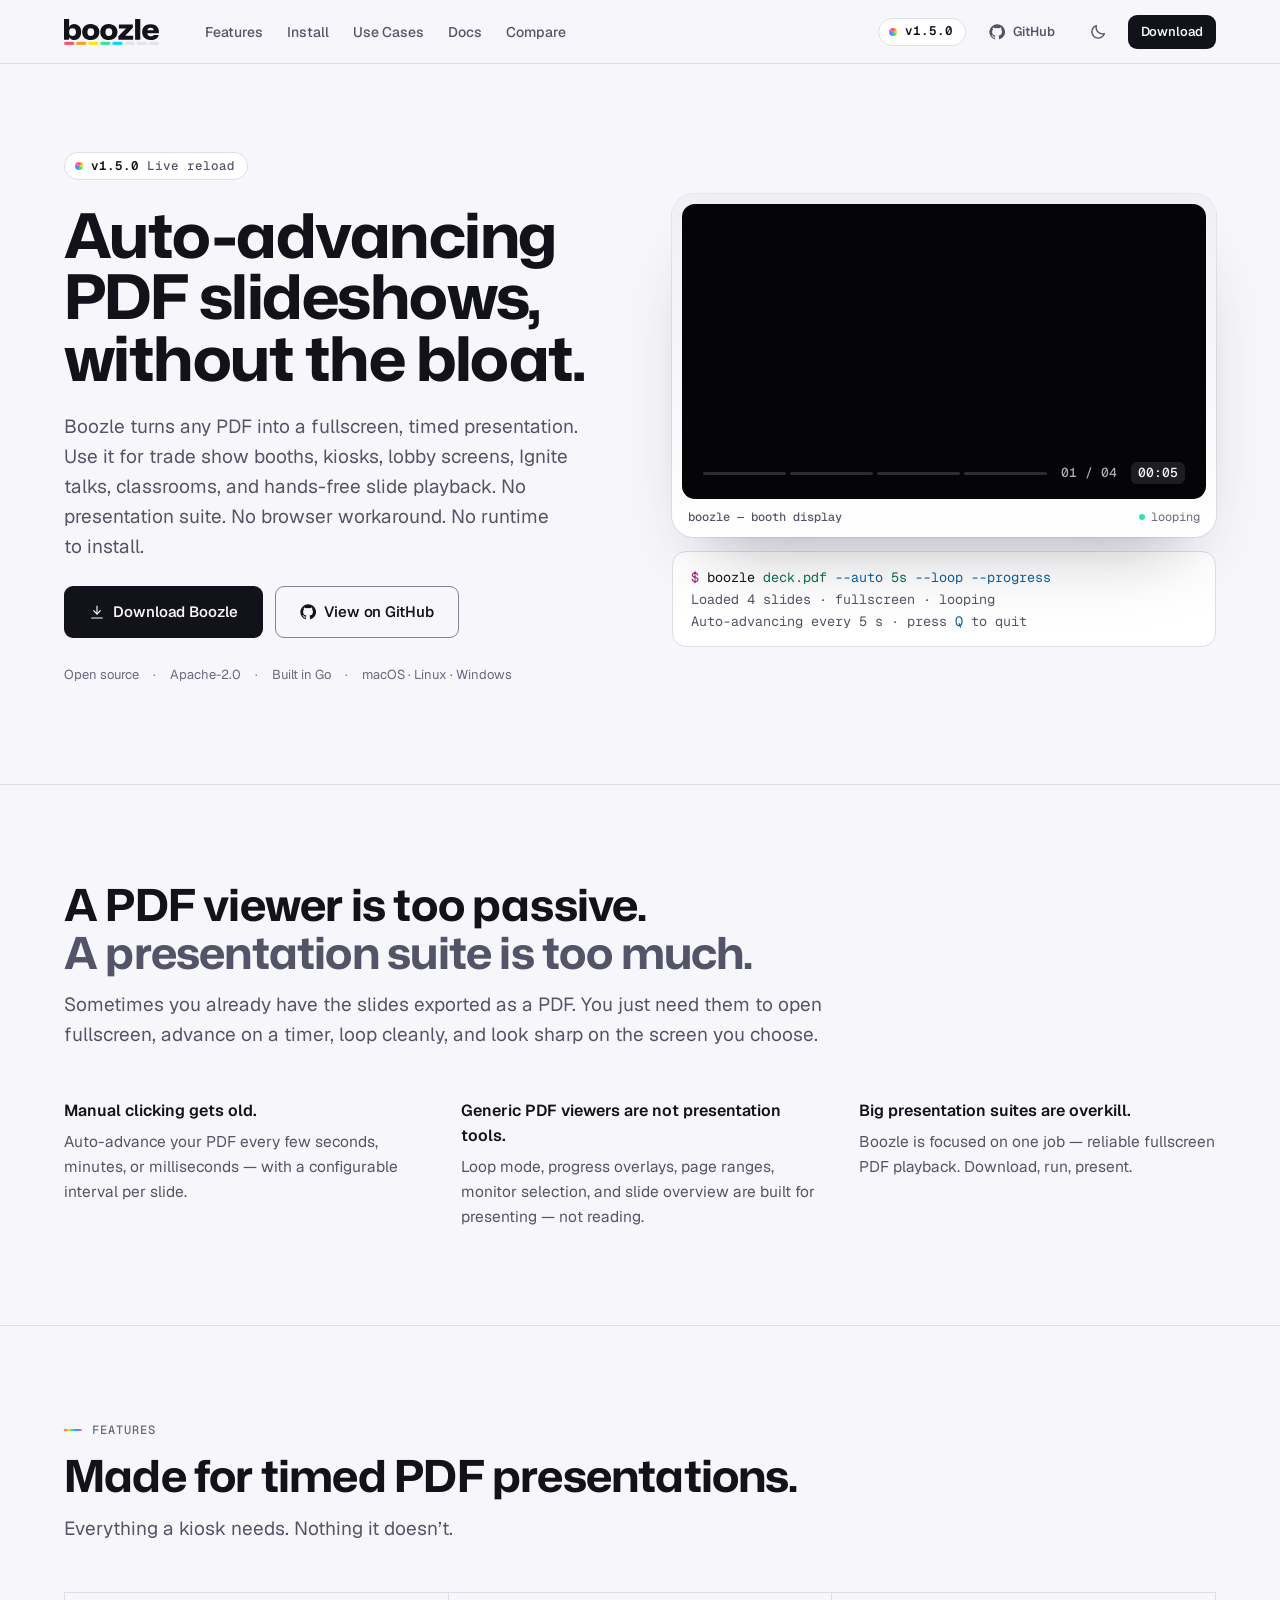
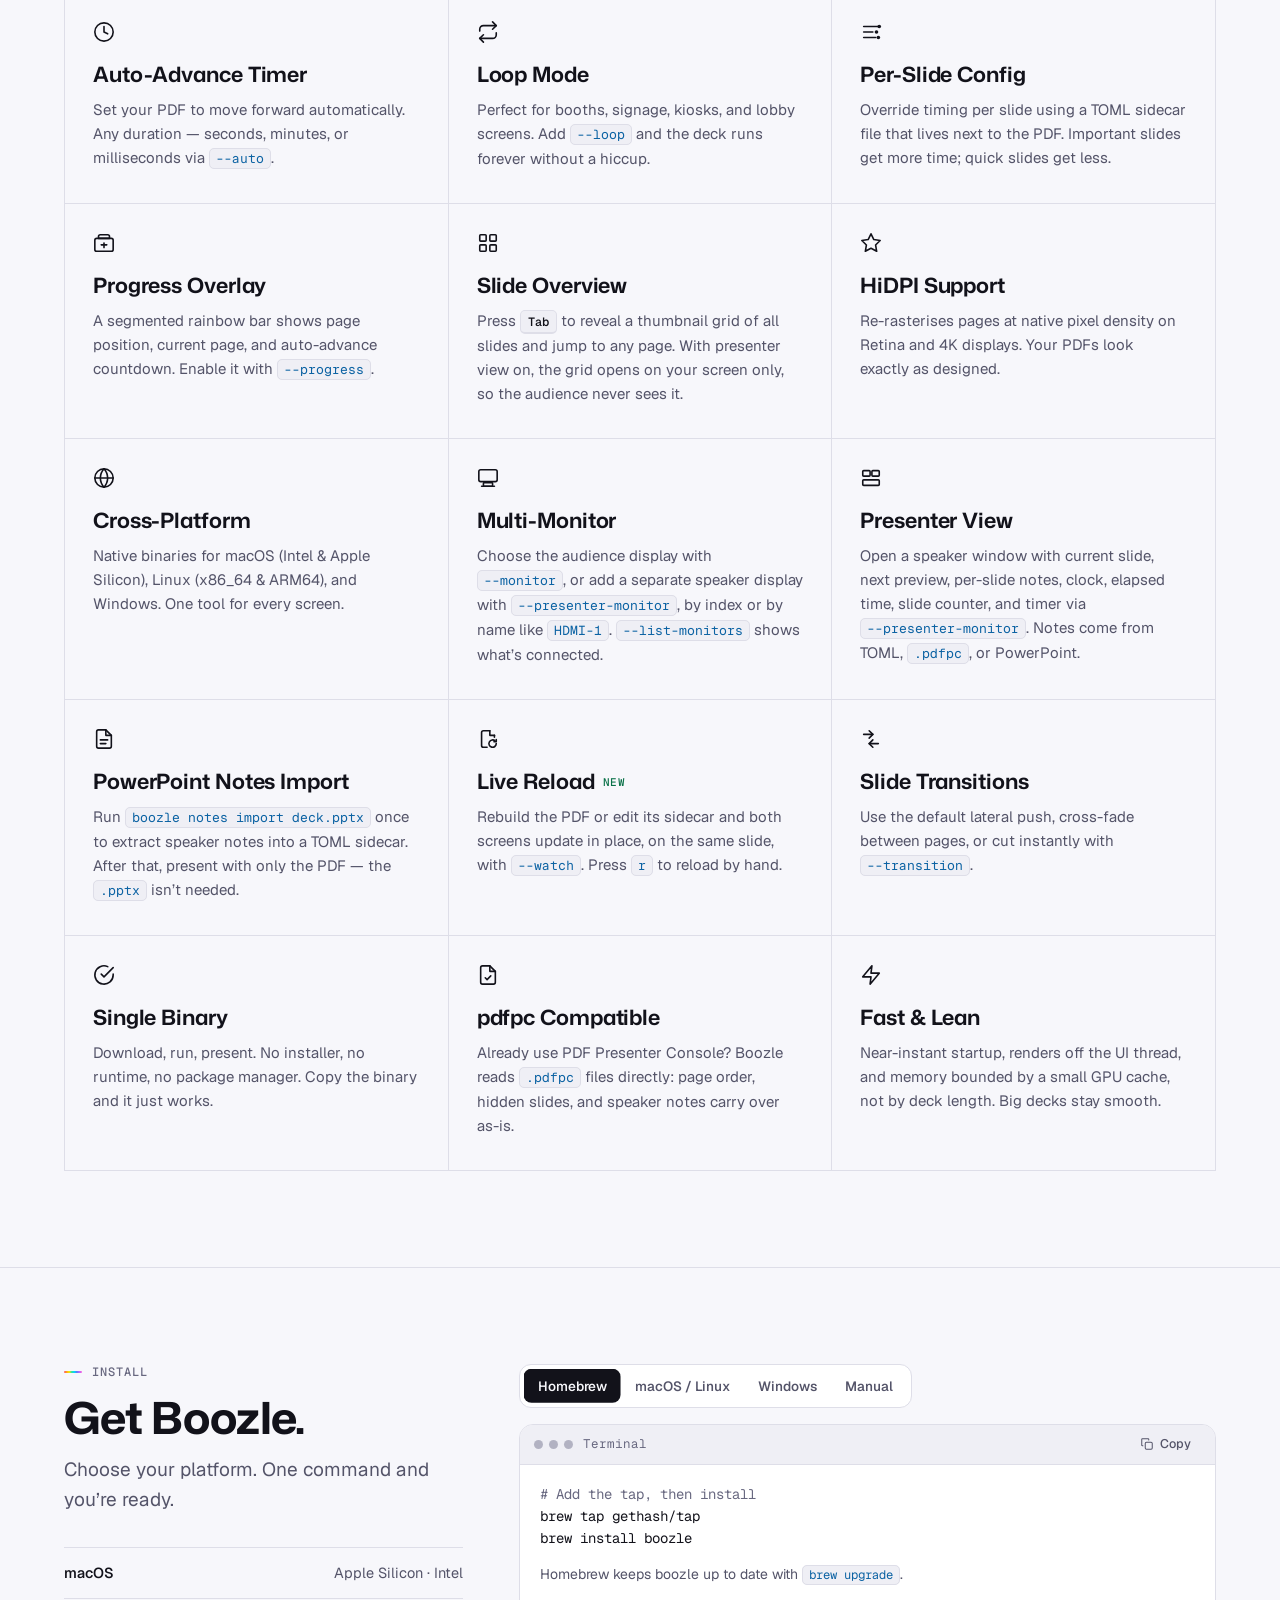
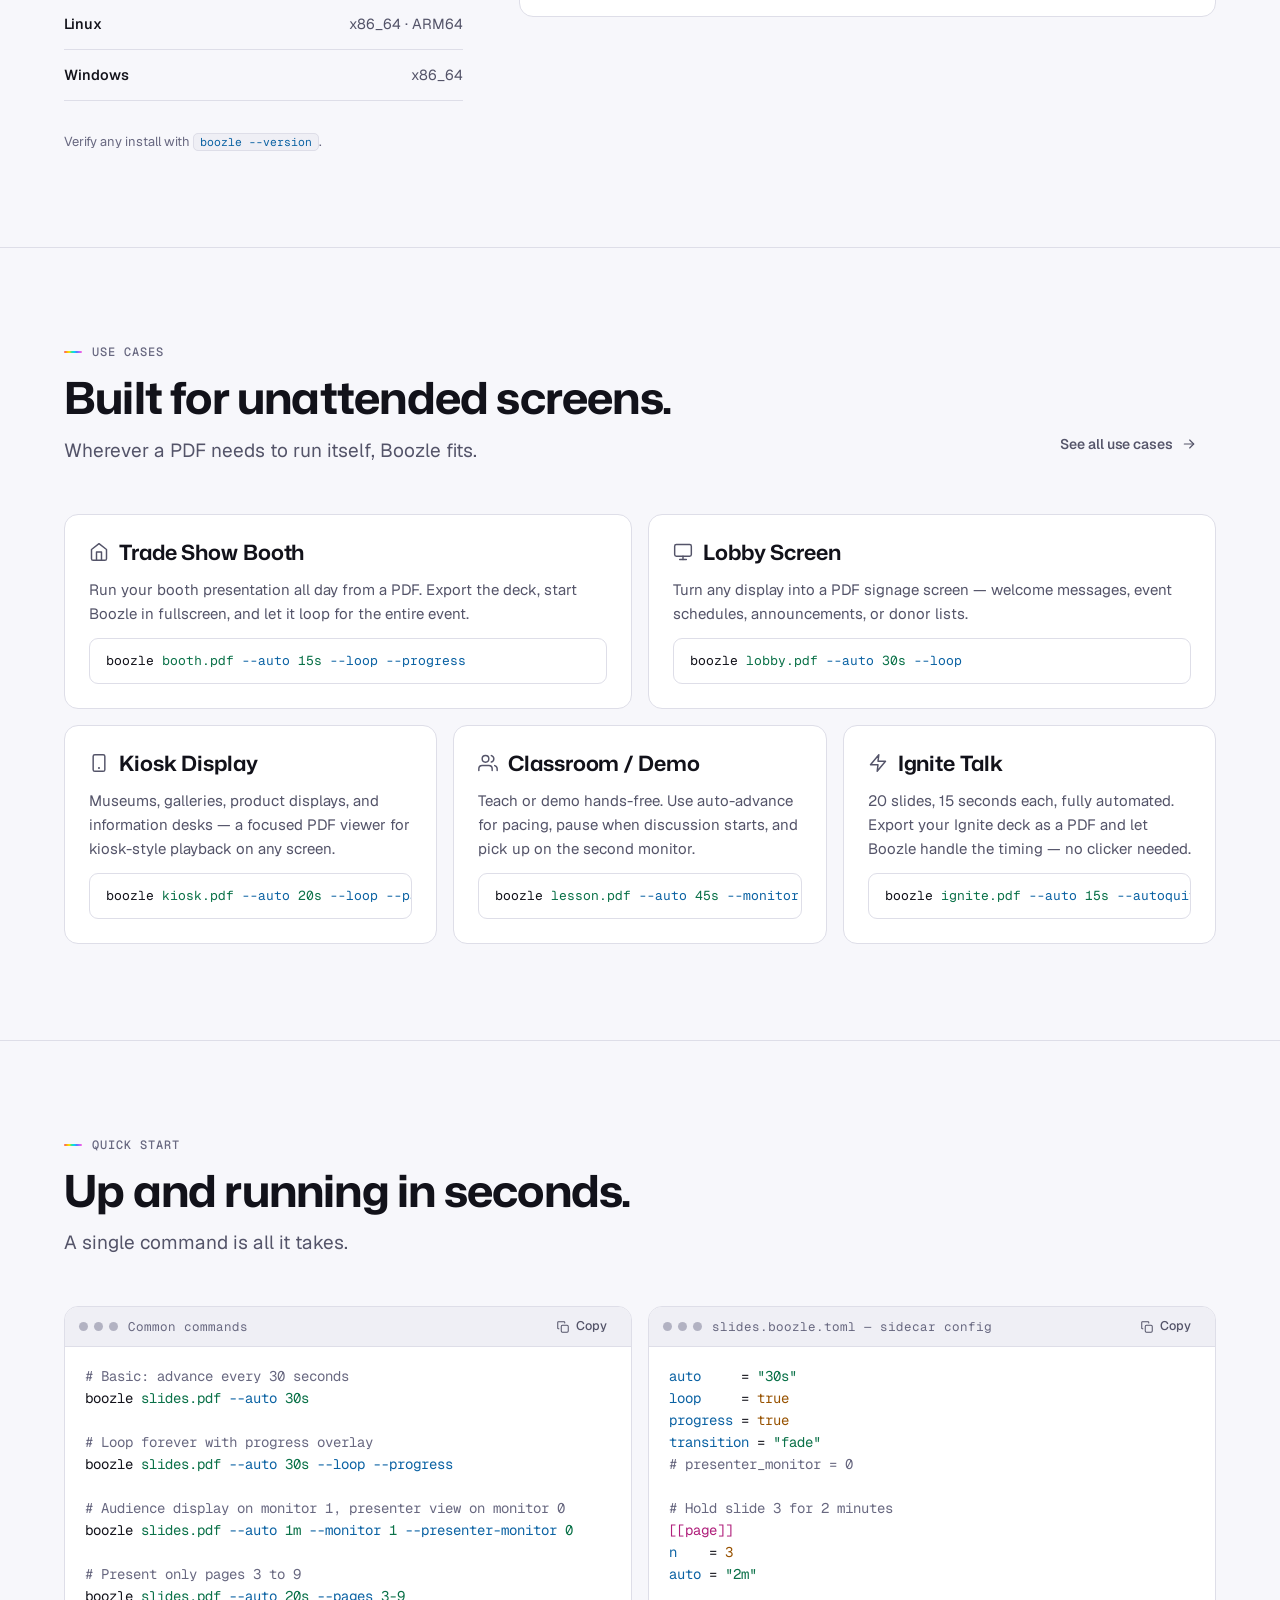
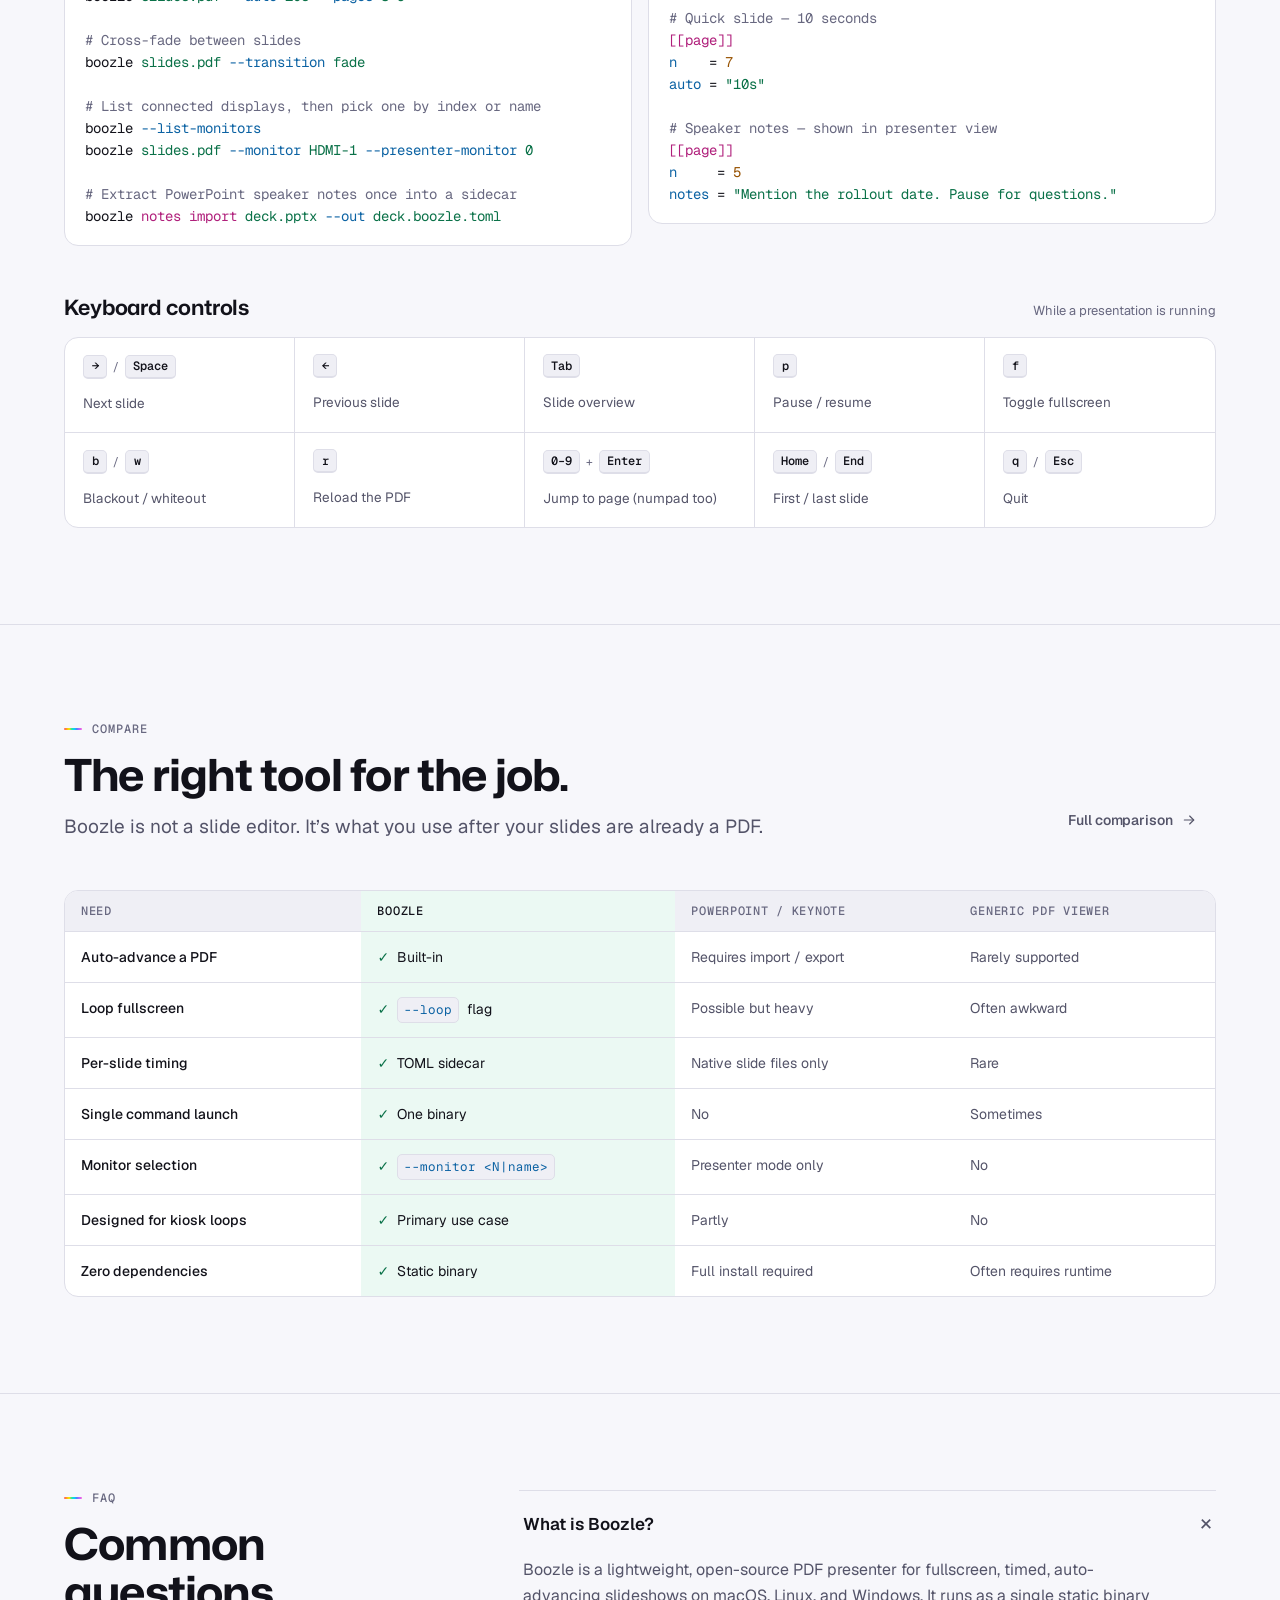
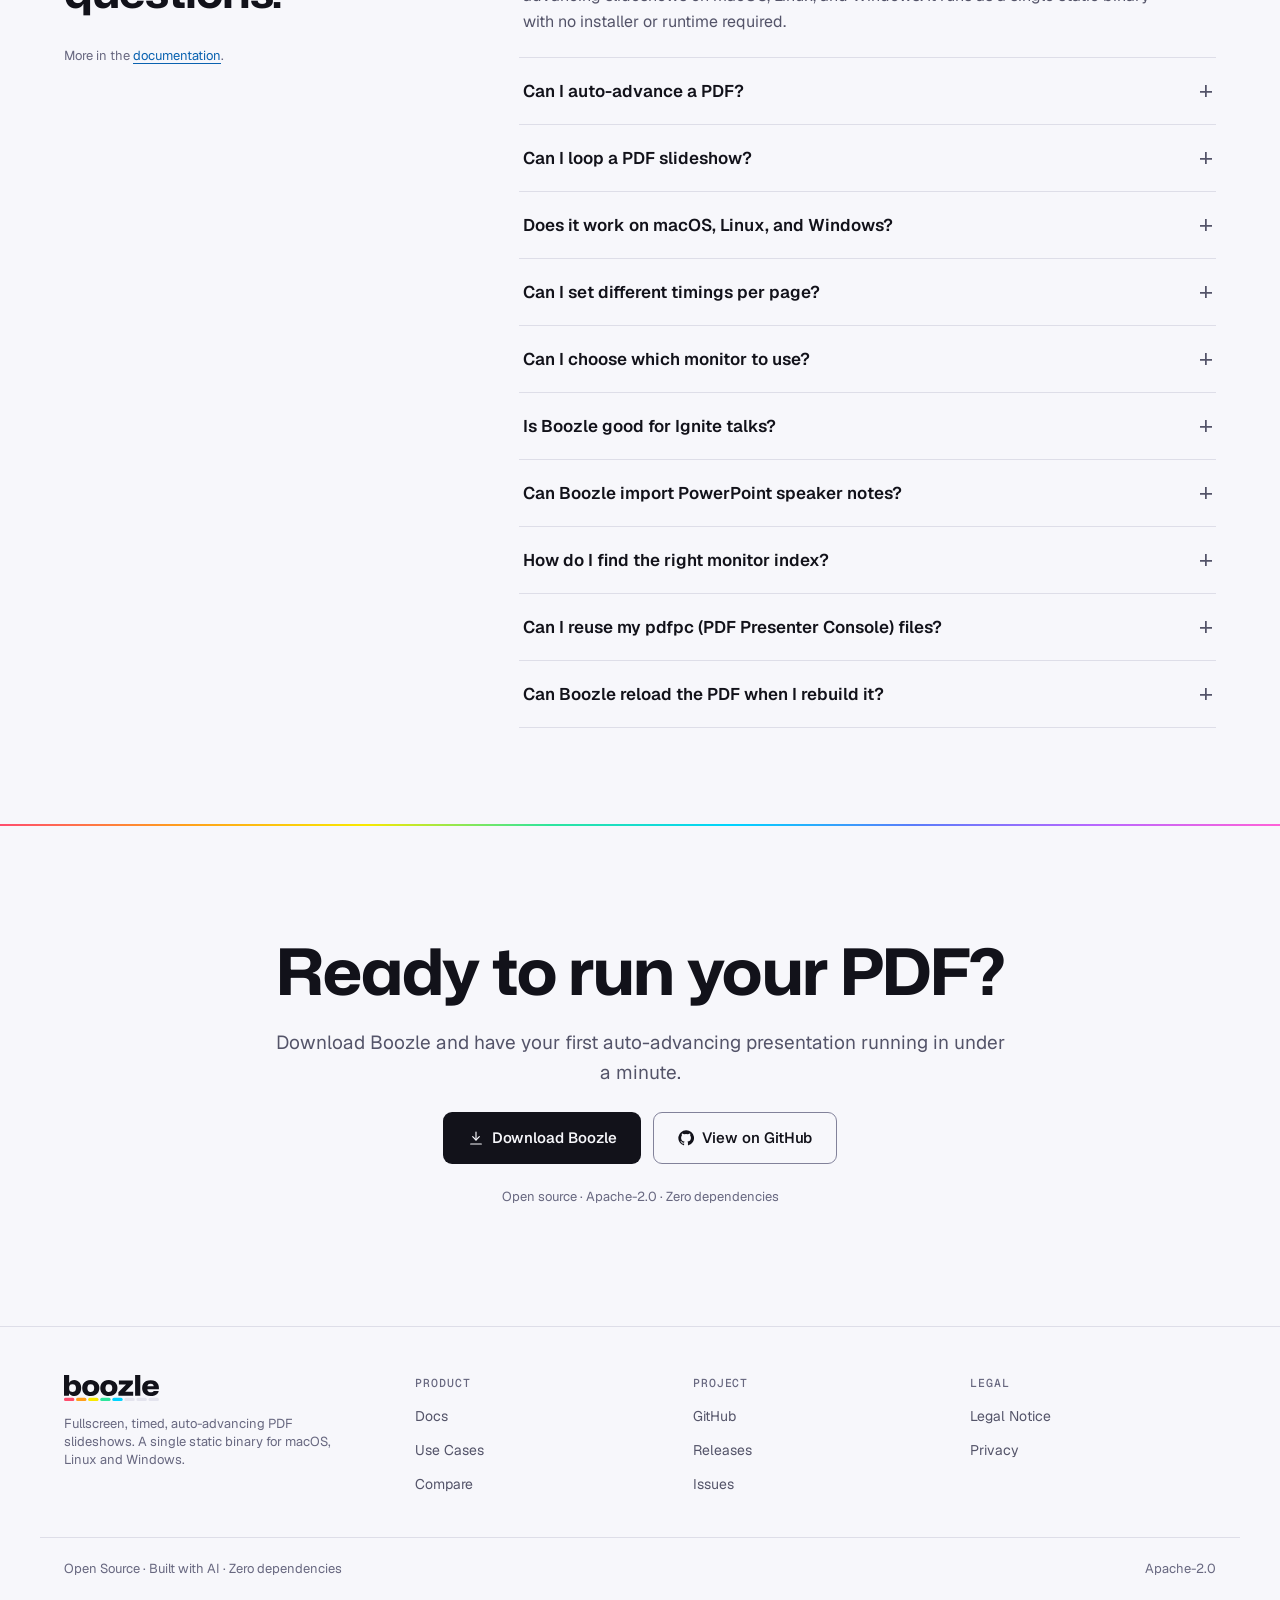
<file: index.html>
<!DOCTYPE html>
<html lang="en">
<head>
  <meta charset="UTF-8">
  <meta name="viewport" content="width=device-width, initial-scale=1.0">
  <title>Boozle — Auto-Advancing PDF Slideshow App</title>
  <meta name="description" content="Turn any PDF into a fullscreen, timed presentation for trade show booths, kiosks, lobby screens, Ignite talks, and hands-free presentations on macOS, Linux, and Windows.">

  <!-- Open Graph -->
  <meta property="og:type"        content="website">
  <meta property="og:title"       content="Boozle — Auto-Advancing PDF Slideshows, Without the Bloat">
  <meta property="og:description" content="Single binary. No runtime. Auto-advance, loop, per-slide timing, HiDPI rendering.">
  <meta property="og:url"         content="https://boozle.io/">

  <!-- Twitter Card -->
  <meta name="twitter:card"        content="summary_large_image">
  <meta name="twitter:title"       content="Boozle — Auto-Advancing PDF Slideshows, Without the Bloat">
  <meta name="twitter:description" content="Single binary. No runtime. Auto-advance, loop, per-slide timing, HiDPI rendering.">

  <!-- Social image, canonical, icons -->
  <meta property="og:image"        content="https://boozle.io/assets/og/boozle-og.png">
  <meta property="og:image:width"  content="1200">
  <meta property="og:image:height" content="630">
  <meta property="og:image:alt"    content="Boozle — auto-advancing PDF slideshows, without the bloat.">
  <meta name="twitter:image"       content="https://boozle.io/assets/og/boozle-og.png">
  <link rel="canonical" href="https://boozle.io/">
  <meta name="theme-color" content="#0b0b12" media="(prefers-color-scheme: dark)">
  <meta name="theme-color" content="#f7f7fb" media="(prefers-color-scheme: light)">
  <link rel="icon" type="image/svg+xml" href="logos/favicon.svg">
  <link rel="alternate icon" href="logos/favicon.png">
  <link rel="apple-touch-icon" href="logos/apple-touch-icon.png">
  <link rel="preload" href="assets/fonts/MonaSans-Variable.woff2" as="font" type="font/woff2" crossorigin>
  <link rel="preload" href="assets/fonts/Geist-Variable.woff2" as="font" type="font/woff2" crossorigin>
  <script>try{var t=localStorage.getItem('boozle-theme');if(t==='light'||t==='dark')document.documentElement.setAttribute('data-theme',t)}catch(e){}</script>
  <link rel="stylesheet" href="assets/css/style.css">
  <script>try{if(!sessionStorage.getItem('boozle-logo-fill')){sessionStorage.setItem('boozle-logo-fill','1');if(!matchMedia('(prefers-reduced-motion: reduce)').matches)document.documentElement.setAttribute('data-logo-fill','')}}catch(e){}</script>

  <!-- Structured Data -->
  <script type="application/ld+json">
  {
    "@context": "https://schema.org",
    "@graph": [
      {
        "@type": "SoftwareApplication",
        "name": "Boozle",
        "applicationCategory": "PresentationApplication",
        "operatingSystem": "macOS, Linux, Windows",
        "description": "Boozle is an open-source PDF presenter for fullscreen, timed, auto-advancing slideshows. Ideal for trade show booths, kiosks, lobby screens, Ignite talks, and classrooms.",
        "license": "https://www.apache.org/licenses/LICENSE-2.0",
        "codeRepository": "https://github.com/gethash/boozle",
        "url": "https://boozle.io/",
        "offers": { "@type": "Offer", "price": "0", "priceCurrency": "USD" }
      },
      {
        "@type": "FAQPage",
        "mainEntity": [
          {
            "@type": "Question",
            "name": "What is Boozle?",
            "acceptedAnswer": { "@type": "Answer", "text": "Boozle is a lightweight, open-source PDF presenter for fullscreen, timed, auto-advancing slideshows on macOS, Linux, and Windows. It runs as a single static binary with no installer or runtime required." }
          },
          {
            "@type": "Question",
            "name": "Can I auto-advance a PDF?",
            "acceptedAnswer": { "@type": "Answer", "text": "Yes. Use the --auto flag with any duration (e.g. --auto 30s or --auto 2m) to have Boozle advance your PDF slides automatically." }
          },
          {
            "@type": "Question",
            "name": "Can I loop a PDF slideshow?",
            "acceptedAnswer": { "@type": "Answer", "text": "Yes. Add the --loop flag and Boozle will restart from slide 1 after the last page, making it perfect for kiosks, lobby screens, and booth displays." }
          },
          {
            "@type": "Question",
            "name": "Does Boozle work on macOS, Linux, and Windows?",
            "acceptedAnswer": { "@type": "Answer", "text": "Yes. Boozle provides native binaries for macOS (Intel and Apple Silicon), Linux (x86_64 and ARM64), and Windows." }
          },
          {
            "@type": "Question",
            "name": "Can I set different timings per PDF page?",
            "acceptedAnswer": { "@type": "Answer", "text": "Yes. Create a sidecar TOML config file next to your PDF and specify per-slide overrides. The global default applies to all other pages." }
          },
          {
            "@type": "Question",
            "name": "Can I choose which monitor to use?",
            "acceptedAnswer": { "@type": "Answer", "text": "Yes. Use the --monitor flag followed by the display index or name (e.g. --monitor 1 or --monitor HDMI-1) to open the presentation on a specific connected display." }
          },
          {
            "@type": "Question",
            "name": "Is Boozle good for Ignite talks?",
            "acceptedAnswer": { "@type": "Answer", "text": "Yes. Boozle is ideal for Ignite talks — set --auto 15s on a 20-slide PDF and it advances every 15 seconds for a perfect 5-minute presentation. Add --autoquit so it exits cleanly after the last slide." }
          },
          {
            "@type": "Question",
            "name": "Can Boozle import PowerPoint speaker notes?",
            "acceptedAnswer": { "@type": "Answer", "text": "Yes. Run boozle notes import deck.pptx to extract speaker notes once into a deck.boozle.toml sidecar. From then on you only need the PDF plus the sidecar — the PowerPoint file is no longer required at presentation time." }
          },
          {
            "@type": "Question",
            "name": "How do I find the right monitor index?",
            "acceptedAnswer": { "@type": "Answer", "text": "Run boozle --list-monitors (or -M) to print the index, name, size, and scale of every connected display, then pass the index or name you want to --monitor or --presenter-monitor. Names stay stable across reboots on macOS and Linux." }
          },
          {
            "@type": "Question",
            "name": "Can I reuse my pdfpc (PDF Presenter Console) files?",
            "acceptedAnswer": { "@type": "Answer", "text": "Yes. Boozle loads deck.pdfpc next to deck.pdf automatically, or any .pdfpc file passed with --config. It uses the page order, skips hidden slides, and shows the notes in presenter view." }
          },
          {
            "@type": "Question",
            "name": "Can Boozle reload the PDF when I rebuild it?",
            "acceptedAnswer": { "@type": "Answer", "text": "Yes. Start it with --watch (or watch = true in the sidecar) and Boozle reloads whenever the PDF or its sidecar changes, on both screens and on the same slide. The previous version stays up until the new slide is rendered, and a half-written file is ignored until it settles. Press r to reload by hand." }
          }
        ]
      }
    ]
  }
  </script>
</head>
<body class="bz pg">
<a class="bz-skip" href="#main">Skip to content</a>
<header class="bz-header"><div class="bz-header__inner">
<a class="bz-header__logo" href="index.html" aria-label="Boozle home"><svg style="height:26px;width:auto;display:block" xmlns="http://www.w3.org/2000/svg" viewBox="53 -729 3326 911" role="img" aria-label="Boozle" class="bz-logo bz-logo--fill"><path fill="currentColor" d="M415.2 9Q371.9 9 336.7 -2.3Q301.6 -13.6 276.8 -34.3Q251.9 -54.9 238.6 -81.4H231.1L224.6 0H52.6V-729H233.9V-458.6H240.8Q261.3 -500.7 308.5 -525.3Q355.6 -549.9 415.1 -549.9Q469.7 -549.9 513.8 -530.7Q557.9 -511.6 589.5 -475.3Q621.1 -439.1 638.2 -387.5Q655.4 -335.9 655.4 -270.4Q655.4 -183.6 625.5 -120.8Q595.6 -58 541.6 -24.5Q487.6 9 415.2 9ZM351.3 -131.8Q390.4 -131.8 417.4 -148.4Q444.3 -165.1 458.2 -196.5Q472.1 -227.9 472.1 -270.4Q472.1 -303 464.5 -328.5Q456.9 -354 441.9 -371.9Q426.9 -389.8 404.8 -399.4Q382.7 -409 353.8 -409Q315 -409 288 -393.3Q261.1 -377.7 247.5 -350.2Q233.9 -322.7 233.9 -287.4V-253Q233.9 -217.4 248 -190Q262 -162.6 288.6 -147.2Q315.2 -131.8 351.3 -131.8Z M991.2 9.9Q923.4 9.9 868.2 -8.7Q813.1 -27.3 773.3 -63.4Q733.4 -99.6 711.9 -151.6Q690.5 -203.5 690.5 -269.9Q690.5 -356.2 727 -418.8Q763.5 -481.4 830.9 -515.6Q898.3 -549.9 991.2 -549.9Q1058.9 -549.9 1114.1 -531.3Q1169.2 -512.7 1209 -476.6Q1248.7 -440.4 1270.2 -388.6Q1291.7 -336.8 1291.7 -269.9Q1291.7 -184.7 1255.5 -121.6Q1219.2 -58.6 1152.1 -24.4Q1084.9 9.9 991.2 9.9ZM991.1 -132.1Q1028.4 -132.1 1055 -147.7Q1081.7 -163.3 1095.7 -194.2Q1109.7 -225 1109.7 -269.9Q1109.7 -304.1 1101.7 -330Q1093.7 -355.9 1078.5 -373.4Q1063.2 -390.8 1041.3 -399.6Q1019.4 -408.4 991.2 -408.4Q954.3 -408.4 927.6 -392.7Q901 -377.1 886.9 -346.5Q872.8 -315.8 872.8 -269.9Q872.8 -235.8 880.8 -210.1Q888.8 -184.5 904.2 -167.1Q919.5 -149.7 941.4 -140.9Q963.4 -132.1 991.1 -132.1Z M1625.2 9.9Q1557.4 9.9 1502.2 -8.7Q1447.1 -27.3 1407.3 -63.4Q1367.4 -99.6 1345.9 -151.6Q1324.5 -203.5 1324.5 -269.9Q1324.5 -356.2 1361 -418.8Q1397.5 -481.4 1464.9 -515.6Q1532.3 -549.9 1625.2 -549.9Q1692.9 -549.9 1748.1 -531.3Q1803.2 -512.7 1843 -476.6Q1882.7 -440.4 1904.2 -388.6Q1925.7 -336.8 1925.7 -269.9Q1925.7 -184.7 1889.5 -121.6Q1853.2 -58.6 1786.1 -24.4Q1718.9 9.9 1625.2 9.9ZM1625.1 -132.1Q1662.4 -132.1 1689 -147.7Q1715.7 -163.3 1729.7 -194.2Q1743.7 -225 1743.7 -269.9Q1743.7 -304.1 1735.7 -330Q1727.7 -355.9 1712.5 -373.4Q1697.2 -390.8 1675.3 -399.6Q1653.4 -408.4 1625.2 -408.4Q1588.3 -408.4 1561.6 -392.7Q1535 -377.1 1520.9 -346.5Q1506.8 -315.8 1506.8 -269.9Q1506.8 -235.8 1514.8 -210.1Q1522.8 -184.5 1538.2 -167.1Q1553.5 -149.7 1575.4 -140.9Q1597.4 -132.1 1625.1 -132.1Z M1958.9 0V-124.4L2227.4 -399.5H1976.1V-540.1H2465.9V-419L2196.8 -140.6H2477.1V0Z M2544.6 0V-729H2725.9V0Z M3088.6 9.8Q2994.3 9.8 2927.7 -24.7Q2861.2 -59.1 2825.8 -121.3Q2790.5 -183.4 2790.5 -266.1Q2790.5 -354.7 2827.1 -418.1Q2863.8 -481.6 2930.4 -515.5Q2997 -549.4 3086.7 -549.4Q3190.5 -549.4 3258.2 -508.5Q3326 -467.6 3356.2 -395.2Q3386.5 -322.8 3376.5 -228H2975.2Q2975.5 -193.1 2990.4 -169.1Q3005.2 -145.1 3031.9 -132.9Q3058.7 -120.7 3093.9 -120.7Q3133.6 -120.7 3161 -134.9Q3188.4 -149.1 3196.8 -171.6H3371.9Q3363 -115.2 3324.7 -74.7Q3286.4 -34.2 3225.8 -12.2Q3165.1 9.8 3088.6 9.8ZM2972.5 -318.7 2962.2 -331.4H3208.3L3196.5 -319.3Q3197.2 -353.1 3184.2 -376Q3171.2 -398.9 3146.4 -410.7Q3121.7 -422.6 3086.7 -422.6Q3051.9 -422.6 3026.5 -410.1Q3001.1 -397.6 2987.3 -374.2Q2973.5 -350.9 2972.5 -318.7Z"/><rect x="52.6" y="70" width="363.4" height="112.4" rx="56.2" fill="#ff4d6d"/><rect x="475.9" y="70" width="363.4" height="112.4" rx="56.2" fill="#ff9f1c"/><rect x="899.2" y="70" width="363.4" height="112.4" rx="56.2" fill="#f9e900"/><rect x="1322.5" y="70" width="363.4" height="112.4" rx="56.2" fill="#2ee59d"/><rect x="1745.7" y="70" width="363.4" height="112.4" rx="56.2" fill="#00d4ff"/><rect x="2169.0" y="70" width="363.4" height="112.4" rx="56.2" style="fill:var(--track)"/><rect x="2592.3" y="70" width="363.4" height="112.4" rx="56.2" style="fill:var(--track)"/><rect x="3015.6" y="70" width="363.4" height="112.4" rx="56.2" style="fill:var(--track)"/></svg></a>
<nav class="bz-header__nav" aria-label="Primary"><a href="#features">Features</a><a href="#install">Install</a><a href="use-cases.html">Use Cases</a><a href="docs.html">Docs</a><a href="compare.html">Compare</a></nav>
<div class="bz-header__end"><a class="bz-badge bz-hide-sm" href="docs.html#whats-new"><span class="bz-badge__dot"></span><strong>v1.5.0</strong></a><a class="bz-btn bz-btn--ghost bz-btn--sm bz-hide-sm" href="https://github.com/gethash/boozle"><svg viewBox="0 0 24 24" fill="currentColor" aria-hidden="true"><path d="M12 .5a11.5 11.5 0 00-3.64 22.41c.58.1.79-.25.79-.56v-2c-3.2.7-3.88-1.37-3.88-1.37-.53-1.33-1.28-1.69-1.28-1.69-1.05-.71.08-.7.08-.7 1.16.08 1.77 1.19 1.77 1.19 1.03 1.77 2.7 1.26 3.36.96.1-.75.4-1.26.73-1.55-2.55-.29-5.24-1.28-5.24-5.69 0-1.26.45-2.29 1.19-3.09-.12-.29-.52-1.46.11-3.05 0 0 .97-.31 3.17 1.18a11 11 0 015.77 0c2.2-1.49 3.17-1.18 3.17-1.18.63 1.59.23 2.76.11 3.05.74.8 1.19 1.83 1.19 3.09 0 4.42-2.69 5.39-5.26 5.68.41.36.78 1.06.78 2.14v3.17c0 .31.21.67.8.56A11.5 11.5 0 0012 .5z"/></svg>GitHub</a><button class="bz-icon-btn bz-theme" type="button" data-theme-toggle aria-label="Switch to light theme"><svg class="i-sun" viewBox="0 0 24 24" fill="none" stroke="currentColor" stroke-width="1.75" stroke-linecap="round" stroke-linejoin="round" aria-hidden="true"><circle cx="12" cy="12" r="4"/><path d="M12 2v2M12 20v2M4.93 4.93l1.41 1.41M17.66 17.66l1.41 1.41M2 12h2M20 12h2M4.93 19.07l1.41-1.41M17.66 6.34l1.41-1.41"/></svg><svg class="i-moon" viewBox="0 0 24 24" fill="none" stroke="currentColor" stroke-width="1.75" stroke-linecap="round" stroke-linejoin="round" aria-hidden="true"><path d="M20.5 14.1A8.5 8.5 0 019.9 3.5a8.5 8.5 0 1010.6 10.6z"/></svg></button><a class="bz-btn bz-btn--primary bz-btn--sm" href="#install">Download</a><button class="bz-icon-btn bz-header__menu" type="button" data-menu aria-expanded="false" aria-controls="site-menu" aria-label="Open menu"><svg viewBox="0 0 24 24" fill="none" stroke="currentColor" stroke-width="1.75" stroke-linecap="round" aria-hidden="true"><path d="M4 8h16M4 16h16"/></svg><svg class="i-close" viewBox="0 0 24 24" fill="none" stroke="currentColor" stroke-width="1.75" stroke-linecap="round" aria-hidden="true"><path d="M6 6l12 12M18 6L6 18"/></svg></button></div>
</div>
<nav class="bz-sheet" id="site-menu" data-open="false" aria-label="Menu"><a href="#features">Features</a><a href="#install">Install</a><a href="use-cases.html">Use Cases</a><a href="docs.html">Docs</a><a href="compare.html">Compare</a><hr><a href="https://github.com/gethash/boozle">GitHub <svg style="width:16px;height:16px" viewBox="0 0 24 24" fill="none" stroke="currentColor" stroke-width="1.75" stroke-linecap="round" stroke-linejoin="round" aria-hidden="true"><path d="M5 12h14"/><polyline points="13 6 19 12 13 18"/></svg></a></nav>
</header>
<main id="main">
<section class="pg-hero" id="hero"><div class="pg-wrap pg-hero__grid">
<div class="pg-hero__copy">
<a class="bz-badge" href="docs.html#whats-new"><span class="bz-badge__dot"></span><strong>v1.5.0</strong> Live reload</a>
<h1 class="bz-display-xl"><span class="pg-nowrap">Auto-advancing</span> PDF slideshows, without the bloat.</h1>
<p class="bz-lede">Boozle turns any PDF into a fullscreen, timed presentation. Use it for trade show booths, kiosks, lobby screens, Ignite talks, classrooms, and hands-free slide playback. No presentation suite. No browser workaround. No runtime to install.</p>
<div class="bz-btn-row"><a class="bz-btn bz-btn--primary bz-btn--lg" href="#install"><svg viewBox="0 0 24 24" fill="none" stroke="currentColor" stroke-width="1.75" stroke-linecap="round" stroke-linejoin="round" aria-hidden="true"><path d="M12 3v12"/><polyline points="7 10 12 15 17 10"/><path d="M4 21h16"/></svg>Download Boozle</a><a class="bz-btn bz-btn--secondary bz-btn--lg" href="https://github.com/gethash/boozle"><svg viewBox="0 0 24 24" fill="currentColor" aria-hidden="true"><path d="M12 .5a11.5 11.5 0 00-3.64 22.41c.58.1.79-.25.79-.56v-2c-3.2.7-3.88-1.37-3.88-1.37-.53-1.33-1.28-1.69-1.28-1.69-1.05-.71.08-.7.08-.7 1.16.08 1.77 1.19 1.77 1.19 1.03 1.77 2.7 1.26 3.36.96.1-.75.4-1.26.73-1.55-2.55-.29-5.24-1.28-5.24-5.69 0-1.26.45-2.29 1.19-3.09-.12-.29-.52-1.46.11-3.05 0 0 .97-.31 3.17 1.18a11 11 0 015.77 0c2.2-1.49 3.17-1.18 3.17-1.18.63 1.59.23 2.76.11 3.05.74.8 1.19 1.83 1.19 3.09 0 4.42-2.69 5.39-5.26 5.68.41.36.78 1.06.78 2.14v3.17c0 .31.21.67.8.56A11.5 11.5 0 0012 .5z"/></svg>View on GitHub</a></div>
<div class="pg-hero__meta"><span>Open source</span><span>Apache-2.0</span><span>Built in Go</span><span>macOS · Linux · Windows</span></div>
</div>
<div class="pg-hero__visual"><figure class="bz-screen pg-deck" style="margin:0"><div class="bz-screen__glass"><div class="bz-slide bz-slide--a" data-state="now" style=""><div class="bz-slide__kicker">Booth 14 · Hall B</div><div class="bz-slide__title">Welcome to the future of signage.</div></div><div class="bz-slide bz-slide--b" data-state="now" style=""><div class="bz-slide__kicker">--auto 5s</div><div class="bz-slide__title">Every slide, on time.</div></div><div class="bz-slide bz-slide--c" data-state="now" style=""><div class="bz-slide__kicker">--loop</div><div class="bz-slide__title">Runs all day. No clicker.</div></div><div class="bz-slide bz-slide--d" data-state="now" style=""><div class="bz-slide__kicker">One binary</div><div class="bz-slide__title">Download. Run. Present.</div></div><div class="bz-hud"><div class="bz-progress" aria-hidden="true"><i style="--n-w:400%;--pos:0.0%"></i><i style="--n-w:400%;--pos:33.3%"></i><i style="--n-w:400%;--pos:66.7%"></i><i style="--n-w:400%;--pos:100.0%"></i></div><span class="bz-hud__count"><span class="pg-tick pg-tick--n"><span><span>01</span><span>02</span><span>03</span><span>04</span></span></span> / 04</span><span class="bz-hud__time">00:<span class="pg-tick pg-tick--sec"><span><span>05</span><span>04</span><span>03</span><span>02</span><span>01</span></span></span></span></div></div><figcaption class="bz-screen__caption"><b>boozle — booth display</b><span class="bz-live">looping</span></figcaption></figure><div class="pg-term"><span class="t-prompt">$ </span>boozle <span class="t-str">deck.pdf</span> <span class="t-flag">--auto</span> <span class="t-str">5s</span> <span class="t-flag">--loop</span> <span class="t-flag">--progress</span>
<span class="t-out">Loaded 4 slides · fullscreen · looping</span>
<span class="t-out">Auto-advancing every 5 s · press </span><span class="t-flag">Q</span><span class="t-out"> to quit</span></div></div>
</div></section>

<section class="pg-section" id="problem"><div class="pg-wrap pg-stack-7">
<div class="bz-section-head" style="max-width:880px"><h2 class="bz-h1">A PDF viewer is too passive.<br><span class="bz-muted">A presentation suite is too much.</span></h2><p class="bz-lede">Sometimes you already have the slides exported as a PDF. You just need them to open fullscreen, advance on a timer, loop cleanly, and look sharp on the screen you choose.</p></div>
<div class="pg-trio">
<p><strong>Manual clicking gets old.</strong>Auto-advance your PDF every few seconds, minutes, or milliseconds — with a configurable interval per slide.</p>
<p><strong>Generic PDF viewers are not presentation tools.</strong>Loop mode, progress overlays, page ranges, monitor selection, and slide overview are built for presenting — not reading.</p>
<p><strong>Big presentation suites are overkill.</strong>Boozle is focused on one job — reliable fullscreen PDF playback. Download, run, present.</p>
</div></div></section>

<section class="pg-section" id="features"><div class="pg-wrap pg-stack-7">
<div class="bz-section-head"><span class="bz-eyebrow">Features</span><h2 class="bz-h1">Made for timed PDF presentations.</h2><p class="bz-lede">Everything a kiosk needs. Nothing it doesn’t.</p></div>
<div class="bz-features"><article class="bz-feature"><svg class="bz-feature__icon" viewBox="0 0 24 24" fill="none" stroke="currentColor" stroke-width="1.75" stroke-linecap="round" stroke-linejoin="round" aria-hidden="true"><circle cx="12" cy="12" r="10"/><polyline points="12 6 12 12 16 14"/></svg><h3 class="bz-h3">Auto-Advance Timer</h3><p>Set your PDF to move forward automatically. Any duration — seconds, minutes, or milliseconds via <code>--auto</code>.</p></article><article class="bz-feature"><svg class="bz-feature__icon" viewBox="0 0 24 24" fill="none" stroke="currentColor" stroke-width="1.75" stroke-linecap="round" stroke-linejoin="round" aria-hidden="true"><polyline points="17 1 21 5 17 9"/><path d="M3 11V9a4 4 0 014-4h14"/><polyline points="7 23 3 19 7 15"/><path d="M21 13v2a4 4 0 01-4 4H3"/></svg><h3 class="bz-h3">Loop Mode</h3><p>Perfect for booths, signage, kiosks, and lobby screens. Add <code>--loop</code> and the deck runs forever without a hiccup.</p></article><article class="bz-feature"><svg class="bz-feature__icon" viewBox="0 0 24 24" fill="none" stroke="currentColor" stroke-width="1.75" stroke-linecap="round" stroke-linejoin="round" aria-hidden="true"><line x1="4" y1="6" x2="20" y2="6"/><line x1="4" y1="12" x2="14" y2="12"/><line x1="4" y1="18" x2="17" y2="18"/> <circle cx="21" cy="6" r="2" fill="currentColor" stroke="none"/><circle cx="18" cy="12" r="2" fill="currentColor" stroke="none"/><circle cx="20" cy="18" r="2" fill="currentColor" stroke="none"/></svg><h3 class="bz-h3">Per-Slide Config</h3><p>Override timing per slide using a TOML sidecar file that lives next to the PDF. Important slides get more time; quick slides get less.</p></article><article class="bz-feature"><svg class="bz-feature__icon" viewBox="0 0 24 24" fill="none" stroke="currentColor" stroke-width="1.75" stroke-linecap="round" stroke-linejoin="round" aria-hidden="true"><rect x="2" y="7" width="20" height="14" rx="2"/><path d="M16 3H8a2 2 0 00-2 2v2h12V5a2 2 0 00-2-2z"/> <line x1="12" y1="12" x2="12" y2="17"/><line x1="9" y1="14" x2="15" y2="14"/></svg><h3 class="bz-h3">Progress Overlay</h3><p>A segmented rainbow bar shows page position, current page, and auto-advance countdown. Enable it with <code>--progress</code>.</p></article><article class="bz-feature"><svg class="bz-feature__icon" viewBox="0 0 24 24" fill="none" stroke="currentColor" stroke-width="1.75" stroke-linecap="round" stroke-linejoin="round" aria-hidden="true"><rect x="3" y="3" width="7" height="7" rx="1"/><rect x="14" y="3" width="7" height="7" rx="1"/><rect x="3" y="14" width="7" height="7" rx="1"/><rect x="14" y="14" width="7" height="7" rx="1"/></svg><h3 class="bz-h3">Slide Overview</h3><p>Press <kbd class="bz-kbd">Tab</kbd> to reveal a thumbnail grid of all slides and jump to any page. With presenter view on, the grid opens on your screen only, so the audience never sees it.</p></article><article class="bz-feature"><svg class="bz-feature__icon" viewBox="0 0 24 24" fill="none" stroke="currentColor" stroke-width="1.75" stroke-linecap="round" stroke-linejoin="round" aria-hidden="true"><polygon points="12 2 15.09 8.26 22 9.27 17 14.14 18.18 21.02 12 17.77 5.82 21.02 7 14.14 2 9.27 8.91 8.26 12 2"/></svg><h3 class="bz-h3">HiDPI Support</h3><p>Re-rasterises pages at native pixel density on Retina and 4K displays. Your PDFs look exactly as designed.</p></article><article class="bz-feature"><svg class="bz-feature__icon" viewBox="0 0 24 24" fill="none" stroke="currentColor" stroke-width="1.75" stroke-linecap="round" stroke-linejoin="round" aria-hidden="true"><circle cx="12" cy="12" r="10"/><line x1="2" y1="12" x2="22" y2="12"/> <path d="M12 2a15.3 15.3 0 014 10 15.3 15.3 0 01-4 10 15.3 15.3 0 01-4-10 15.3 15.3 0 014-10z"/></svg><h3 class="bz-h3">Cross-Platform</h3><p>Native binaries for macOS (Intel &amp; Apple Silicon), Linux (x86_64 &amp; ARM64), and Windows. One tool for every screen.</p></article><article class="bz-feature"><svg class="bz-feature__icon" viewBox="0 0 24 24" fill="none" stroke="currentColor" stroke-width="1.75" stroke-linecap="round" stroke-linejoin="round" aria-hidden="true"><rect x="2" y="3" width="20" height="13" rx="2"/><rect x="7" y="17" width="10" height="4" rx="1"/> <line x1="5" y1="21" x2="19" y2="21"/></svg><h3 class="bz-h3">Multi-Monitor</h3><p>Choose the audience display with <code>--monitor</code>, or add a separate speaker display with <code>--presenter-monitor</code>, by index or by name like <code>HDMI-1</code>. <code>--list-monitors</code> shows what’s connected.</p></article><article class="bz-feature"><svg class="bz-feature__icon" viewBox="0 0 24 24" fill="none" stroke="currentColor" stroke-width="1.75" stroke-linecap="round" stroke-linejoin="round" aria-hidden="true"><rect x="3" y="4" width="8" height="6" rx="1"/><rect x="13" y="4" width="8" height="6" rx="1"/><rect x="3" y="14" width="18" height="6" rx="1"/></svg><h3 class="bz-h3">Presenter View</h3><p>Open a speaker window with current slide, next preview, per-slide notes, clock, elapsed time, slide counter, and timer via <code>--presenter-monitor</code>. Notes come from TOML, <code>.pdfpc</code>, or PowerPoint.</p></article><article class="bz-feature"><svg class="bz-feature__icon" viewBox="0 0 24 24" fill="none" stroke="currentColor" stroke-width="1.75" stroke-linecap="round" stroke-linejoin="round" aria-hidden="true"><path d="M14 2H6a2 2 0 00-2 2v16a2 2 0 002 2h12a2 2 0 002-2V8z"/><polyline points="14 2 14 8 20 8"/><line x1="8" y1="13" x2="16" y2="13"/><line x1="8" y1="17" x2="14" y2="17"/></svg><h3 class="bz-h3">PowerPoint Notes Import</h3><p>Run <code>boozle notes import deck.pptx</code> once to extract speaker notes into a TOML sidecar. After that, present with only the PDF — the <code>.pptx</code> isn’t needed.</p></article><article class="bz-feature"><svg class="bz-feature__icon" viewBox="0 0 24 24" fill="none" stroke="currentColor" stroke-width="1.75" stroke-linecap="round" stroke-linejoin="round" aria-hidden="true"><path d="M14 3H7a2 2 0 0 0-2 2v14a2 2 0 0 0 2 2h4"/><polyline points="14 3 14 8 19 8"/><path d="M19 8v2"/><path d="M21 17a4 4 0 1 1-1.2-2.85"/><polyline points="21 12.5 21 15 18.5 15"/></svg><h3 class="bz-h3">Live Reload<span class="bz-feature__new">New</span></h3><p>Rebuild the PDF or edit its sidecar and both screens update in place, on the same slide, with <code>--watch</code>. Press <code>r</code> to reload by hand.</p></article><article class="bz-feature"><svg class="bz-feature__icon" viewBox="0 0 24 24" fill="none" stroke="currentColor" stroke-width="1.75" stroke-linecap="round" stroke-linejoin="round" aria-hidden="true"><path d="M4 7h10"/><path d="M10 3l4 4-4 4"/><path d="M20 17H10"/><path d="M14 13l-4 4 4 4"/></svg><h3 class="bz-h3">Slide Transitions</h3><p>Use the default lateral push, cross-fade between pages, or cut instantly with <code>--transition</code>.</p></article><article class="bz-feature"><svg class="bz-feature__icon" viewBox="0 0 24 24" fill="none" stroke="currentColor" stroke-width="1.75" stroke-linecap="round" stroke-linejoin="round" aria-hidden="true"><path d="M22 11.08V12a10 10 0 11-5.93-9.14"/><polyline points="22 4 12 14.01 9 11.01"/></svg><h3 class="bz-h3">Single Binary</h3><p>Download, run, present. No installer, no runtime, no package manager. Copy the binary and it just works.</p></article><article class="bz-feature"><svg class="bz-feature__icon" viewBox="0 0 24 24" fill="none" stroke="currentColor" stroke-width="1.75" stroke-linecap="round" stroke-linejoin="round" aria-hidden="true"><path d="M14 2H6a2 2 0 00-2 2v16a2 2 0 002 2h12a2 2 0 002-2V8z"/><polyline points="14 2 14 8 20 8"/><polyline points="9 15 11 17 15 13"/></svg><h3 class="bz-h3">pdfpc Compatible</h3><p>Already use PDF Presenter Console? Boozle reads <code>.pdfpc</code> files directly: page order, hidden slides, and speaker notes carry over as-is.</p></article><article class="bz-feature"><svg class="bz-feature__icon" viewBox="0 0 24 24" fill="none" stroke="currentColor" stroke-width="1.75" stroke-linecap="round" stroke-linejoin="round" aria-hidden="true"><polygon points="13 2 3 14 12 14 11 22 21 10 12 10 13 2"/></svg><h3 class="bz-h3">Fast &amp; Lean</h3><p>Near-instant startup, renders off the UI thread, and memory bounded by a small GPU cache, not by deck length. Big decks stay smooth.</p></article></div>
</div></section>

<section class="pg-section" id="install"><div class="pg-wrap pg-install">
<div class="pg-stack"><div class="bz-section-head"><span class="bz-eyebrow">Install</span><h2 class="bz-h1">Get Boozle.</h2><p class="bz-lede">Choose your platform. One command and you’re ready.</p></div>
<ul class="pg-platforms"><li><b>macOS</b><span>Apple Silicon · Intel</span></li><li><b>Linux</b><span>x86_64 · ARM64</span></li><li><b>Windows</b><span>x86_64</span></li></ul>
<p class="bz-caption" style="margin:0">Verify any install with <code>boozle --version</code>.</p></div>
<div class="bz-tabs"><div class="bz-tablist" role="tablist" aria-label="Install method"><button role="tab" id="tab-btn-brew" aria-controls="tab-brew" aria-selected="true">Homebrew</button><button role="tab" id="tab-btn-shell" aria-controls="tab-shell" aria-selected="false" tabindex="-1">macOS / Linux</button><button role="tab" id="tab-btn-win" aria-controls="tab-win" aria-selected="false" tabindex="-1">Windows</button><button role="tab" id="tab-btn-manual" aria-controls="tab-manual" aria-selected="false" tabindex="-1">Manual</button><div class="bz-tablist__active" aria-hidden="true" style="--clip-l:0px;--clip-r:calc(100% - 101px)"><span>Homebrew</span><span>macOS / Linux</span><span>Windows</span><span>Manual</span></div></div><div class="bz-tabpanel" role="tabpanel" id="tab-brew" aria-labelledby="tab-btn-brew" tabindex="0"><div class="bz-code"><div class="bz-code__bar"><span class="bz-code__dots" aria-hidden="true"><i></i><i></i><i></i></span><span class="bz-code__title">Terminal</span><button class="bz-copy" type="button" data-copy aria-label="Copy Terminal"><span class="bz-copy__idle"><svg viewBox="0 0 24 24" fill="none" stroke="currentColor" stroke-width="1.75" stroke-linecap="round" stroke-linejoin="round" aria-hidden="true"><rect x="9" y="9" width="12" height="12" rx="2"/><path d="M5 15H4a1 1 0 01-1-1V4a1 1 0 011-1h10a1 1 0 011 1v1"/></svg>Copy</span><span class="bz-copy__done" aria-hidden="true"><svg viewBox="0 0 24 24" fill="none" stroke="currentColor" stroke-width="2" stroke-linecap="round" stroke-linejoin="round" aria-hidden="true"><polyline points="20 6 9 17 4 12"/></svg>Copied</span></button></div><pre><code><span class="t-com"># Add the tap, then install</span>
brew tap gethash/tap
brew install boozle</code></pre><p class="bz-code__note">Homebrew keeps boozle up to date with <code>brew upgrade</code>.</p></div></div><div class="bz-tabpanel" role="tabpanel" id="tab-shell" aria-labelledby="tab-btn-shell" tabindex="0" hidden><div class="bz-code"><div class="bz-code__bar"><span class="bz-code__dots" aria-hidden="true"><i></i><i></i><i></i></span><span class="bz-code__title">Terminal — macOS / Linux</span><button class="bz-copy" type="button" data-copy aria-label="Copy Terminal — macOS / Linux"><span class="bz-copy__idle"><svg viewBox="0 0 24 24" fill="none" stroke="currentColor" stroke-width="1.75" stroke-linecap="round" stroke-linejoin="round" aria-hidden="true"><rect x="9" y="9" width="12" height="12" rx="2"/><path d="M5 15H4a1 1 0 01-1-1V4a1 1 0 011-1h10a1 1 0 011 1v1"/></svg>Copy</span><span class="bz-copy__done" aria-hidden="true"><svg viewBox="0 0 24 24" fill="none" stroke="currentColor" stroke-width="2" stroke-linecap="round" stroke-linejoin="round" aria-hidden="true"><polyline points="20 6 9 17 4 12"/></svg>Copied</span></button></div><pre><code>curl <span class="t-flag">-fsSL</span> https://github.com/gethash/boozle/releases/latest/download/install.sh | sh</code></pre><p class="bz-code__note">Downloads the latest release for your OS and architecture, verifies SHA-256 against <code>checksums.txt</code>, installs to <code>/usr/local/bin</code>, and falls back to <code>~/.local/bin</code>. On macOS it also clears the quarantine flag, so Gatekeeper won’t block the first launch.</p></div></div><div class="bz-tabpanel" role="tabpanel" id="tab-win" aria-labelledby="tab-btn-win" tabindex="0" hidden><div class="bz-code"><div class="bz-code__bar"><span class="bz-code__dots" aria-hidden="true"><i></i><i></i><i></i></span><span class="bz-code__title">PowerShell</span><button class="bz-copy" type="button" data-copy aria-label="Copy PowerShell"><span class="bz-copy__idle"><svg viewBox="0 0 24 24" fill="none" stroke="currentColor" stroke-width="1.75" stroke-linecap="round" stroke-linejoin="round" aria-hidden="true"><rect x="9" y="9" width="12" height="12" rx="2"/><path d="M5 15H4a1 1 0 01-1-1V4a1 1 0 011-1h10a1 1 0 011 1v1"/></svg>Copy</span><span class="bz-copy__done" aria-hidden="true"><svg viewBox="0 0 24 24" fill="none" stroke="currentColor" stroke-width="2" stroke-linecap="round" stroke-linejoin="round" aria-hidden="true"><polyline points="20 6 9 17 4 12"/></svg>Copied</span></button></div><pre><code>iwr <span class="t-flag">-useb</span> https://github.com/gethash/boozle/releases/latest/download/install.ps1 | iex</code></pre><p class="bz-code__note">If Windows SmartScreen warns on first run, you can proceed by clicking “More info → Run anyway” if you trust the release source.</p></div></div><div class="bz-tabpanel" role="tabpanel" id="tab-manual" aria-labelledby="tab-btn-manual" tabindex="0" hidden><div class="pg-manual"><ol class="pg-steps">
<li>Go to the <a href="https://github.com/gethash/boozle/releases/latest">latest GitHub Release</a>.</li>
<li>Download the binary for your platform:<ul class="pg-archives"><li>macOS Apple Silicon — <code>boozle_vX.Y.Z_darwin-arm64.tar.gz</code></li><li>macOS Intel — <code>boozle_vX.Y.Z_darwin-amd64.tar.gz</code></li><li>Linux x86_64 — <code>boozle_vX.Y.Z_linux-amd64.tar.gz</code></li><li>Linux ARM64 — <code>boozle_vX.Y.Z_linux-arm64.tar.gz</code></li><li>Windows x86_64 — <code>boozle_vX.Y.Z_windows-amd64.zip</code></li></ul></li>
<li>Verify the archive with the release’s <code>checksums.txt</code>.</li>
<li>Extract it and move the binary onto your PATH (macOS / Linux):</li>
</ol>
<div class="bz-code"><div class="bz-code__bar"><span class="bz-code__dots" aria-hidden="true"><i></i><i></i><i></i></span><span class="bz-code__title">Terminal</span><button class="bz-copy" type="button" data-copy aria-label="Copy Terminal"><span class="bz-copy__idle"><svg viewBox="0 0 24 24" fill="none" stroke="currentColor" stroke-width="1.75" stroke-linecap="round" stroke-linejoin="round" aria-hidden="true"><rect x="9" y="9" width="12" height="12" rx="2"/><path d="M5 15H4a1 1 0 01-1-1V4a1 1 0 011-1h10a1 1 0 011 1v1"/></svg>Copy</span><span class="bz-copy__done" aria-hidden="true"><svg viewBox="0 0 24 24" fill="none" stroke="currentColor" stroke-width="2" stroke-linecap="round" stroke-linejoin="round" aria-hidden="true"><polyline points="20 6 9 17 4 12"/></svg>Copied</span></button></div><pre><code>tar <span class="t-flag">-xzf</span> <span class="t-str">boozle_vX.Y.Z_darwin-arm64.tar.gz</span>
sudo mv boozle_vX.Y.Z_darwin-arm64/boozle /usr/local/bin/boozle</code></pre></div>
<p class="bz-caption" style="margin:0">On macOS, a browser download may be blocked by Gatekeeper on first launch. Right-click the binary → Open, then confirm, or run <code>xattr -d com.apple.quarantine</code> on it once. See <a href="docs.html#platform-notes">Platform Notes</a>.</p>
<ol class="pg-steps" start="5"><li>Verify: <code>boozle --version</code></li></ol></div></div></div>
</div></section>

<section class="pg-section" id="use-cases"><div class="pg-wrap pg-stack-7">
<div style="display:flex;flex-wrap:wrap;justify-content:space-between;align-items:end;gap:24px"><div class="bz-section-head"><span class="bz-eyebrow">Use Cases</span><h2 class="bz-h1">Built for unattended screens.</h2><p class="bz-lede">Wherever a PDF needs to run itself, Boozle fits.</p></div><a class="bz-btn bz-btn--ghost" href="use-cases.html">See all use cases<svg viewBox="0 0 24 24" fill="none" stroke="currentColor" stroke-width="1.75" stroke-linecap="round" stroke-linejoin="round" aria-hidden="true"><path d="M5 12h14"/><polyline points="13 6 19 12 13 18"/></svg></a></div>
<div class="pg-cases"><article class="bz-case"><div class="bz-case__head"><svg class="" viewBox="0 0 24 24" fill="none" stroke="currentColor" stroke-width="1.75" stroke-linecap="round" stroke-linejoin="round" aria-hidden="true"><path d="M3 9l9-7 9 7v11a2 2 0 01-2 2H5a2 2 0 01-2-2z"/><polyline points="9 22 9 12 15 12 15 22"/></svg><h3 class="bz-h3">Trade Show Booth</h3></div><p>Run your booth presentation all day from a PDF. Export the deck, start Boozle in fullscreen, and let it loop for the entire event.</p><div class="bz-code bz-code--bare"><pre><code>boozle <span class="t-str">booth.pdf</span> <span class="t-flag">--auto</span> <span class="t-str">15s</span> <span class="t-flag">--loop</span> <span class="t-flag">--progress</span></code></pre></div></article><article class="bz-case"><div class="bz-case__head"><svg class="" viewBox="0 0 24 24" fill="none" stroke="currentColor" stroke-width="1.75" stroke-linecap="round" stroke-linejoin="round" aria-hidden="true"><rect x="2" y="3" width="20" height="14" rx="2"/><line x1="8" y1="21" x2="16" y2="21"/><line x1="12" y1="17" x2="12" y2="21"/></svg><h3 class="bz-h3">Lobby Screen</h3></div><p>Turn any display into a PDF signage screen — welcome messages, event schedules, announcements, or donor lists.</p><div class="bz-code bz-code--bare"><pre><code>boozle <span class="t-str">lobby.pdf</span> <span class="t-flag">--auto</span> <span class="t-str">30s</span> <span class="t-flag">--loop</span></code></pre></div></article><article class="bz-case"><div class="bz-case__head"><svg class="" viewBox="0 0 24 24" fill="none" stroke="currentColor" stroke-width="1.75" stroke-linecap="round" stroke-linejoin="round" aria-hidden="true"><rect x="5" y="2" width="14" height="20" rx="2"/><line x1="12" y1="18" x2="12" y2="18" stroke-width="2.5"/></svg><h3 class="bz-h3">Kiosk Display</h3></div><p>Museums, galleries, product displays, and information desks — a focused PDF viewer for kiosk-style playback on any screen.</p><div class="bz-code bz-code--bare"><pre><code>boozle <span class="t-str">kiosk.pdf</span> <span class="t-flag">--auto</span> <span class="t-str">20s</span> <span class="t-flag">--loop</span> <span class="t-flag">--pages</span> <span class="t-str">1-12</span></code></pre></div></article><article class="bz-case"><div class="bz-case__head"><svg class="" viewBox="0 0 24 24" fill="none" stroke="currentColor" stroke-width="1.75" stroke-linecap="round" stroke-linejoin="round" aria-hidden="true"><path d="M17 21v-2a4 4 0 00-4-4H5a4 4 0 00-4 4v2"/><circle cx="9" cy="7" r="4"/><path d="M23 21v-2a4 4 0 00-3-3.87"/><path d="M16 3.13a4 4 0 010 7.75"/></svg><h3 class="bz-h3">Classroom / Demo</h3></div><p>Teach or demo hands-free. Use auto-advance for pacing, pause when discussion starts, and pick up on the second monitor.</p><div class="bz-code bz-code--bare"><pre><code>boozle <span class="t-str">lesson.pdf</span> <span class="t-flag">--auto</span> <span class="t-str">45s</span> <span class="t-flag">--monitor</span> <span class="t-str">1</span> <span class="t-flag">--progress</span></code></pre></div></article><article class="bz-case"><div class="bz-case__head"><svg class="" viewBox="0 0 24 24" fill="none" stroke="currentColor" stroke-width="1.75" stroke-linecap="round" stroke-linejoin="round" aria-hidden="true"><polygon points="13 2 3 14 12 14 11 22 21 10 12 10 13 2"/></svg><h3 class="bz-h3">Ignite Talk</h3></div><p>20 slides, 15 seconds each, fully automated. Export your Ignite deck as a PDF and let Boozle handle the timing — no clicker needed.</p><div class="bz-code bz-code--bare"><pre><code>boozle <span class="t-str">ignite.pdf</span> <span class="t-flag">--auto</span> <span class="t-str">15s</span> <span class="t-flag">--autoquit</span></code></pre></div></article></div>
</div></section>

<section class="pg-section" id="usage"><div class="pg-wrap pg-stack-7">
<div class="bz-section-head"><span class="bz-eyebrow">Quick Start</span><h2 class="bz-h1">Up and running in seconds.</h2><p class="bz-lede">A single command is all it takes.</p></div>
<div class="pg-qs"><div class="bz-code"><div class="bz-code__bar"><span class="bz-code__dots" aria-hidden="true"><i></i><i></i><i></i></span><span class="bz-code__title">Common commands</span><button class="bz-copy" type="button" data-copy aria-label="Copy Common commands"><span class="bz-copy__idle"><svg viewBox="0 0 24 24" fill="none" stroke="currentColor" stroke-width="1.75" stroke-linecap="round" stroke-linejoin="round" aria-hidden="true"><rect x="9" y="9" width="12" height="12" rx="2"/><path d="M5 15H4a1 1 0 01-1-1V4a1 1 0 011-1h10a1 1 0 011 1v1"/></svg>Copy</span><span class="bz-copy__done" aria-hidden="true"><svg viewBox="0 0 24 24" fill="none" stroke="currentColor" stroke-width="2" stroke-linecap="round" stroke-linejoin="round" aria-hidden="true"><polyline points="20 6 9 17 4 12"/></svg>Copied</span></button></div><pre><code><span class="t-com"># Basic: advance every 30 seconds</span>
boozle <span class="t-str">slides.pdf</span> <span class="t-flag">--auto</span> <span class="t-str">30s</span>

<span class="t-com"># Loop forever with progress overlay</span>
boozle <span class="t-str">slides.pdf</span> <span class="t-flag">--auto</span> <span class="t-str">30s</span> <span class="t-flag">--loop</span> <span class="t-flag">--progress</span>

<span class="t-com"># Audience display on monitor 1, presenter view on monitor 0</span>
boozle <span class="t-str">slides.pdf</span> <span class="t-flag">--auto</span> <span class="t-str">1m</span> <span class="t-flag">--monitor</span> <span class="t-str">1</span> <span class="t-flag">--presenter-monitor</span> <span class="t-str">0</span>

<span class="t-com"># Present only pages 3 to 9</span>
boozle <span class="t-str">slides.pdf</span> <span class="t-flag">--auto</span> <span class="t-str">20s</span> <span class="t-flag">--pages</span> <span class="t-str">3-9</span>

<span class="t-com"># Cross-fade between slides</span>
boozle <span class="t-str">slides.pdf</span> <span class="t-flag">--transition</span> <span class="t-str">fade</span>

<span class="t-com"># List connected displays, then pick one by index or name</span>
boozle <span class="t-flag">--list-monitors</span>
boozle <span class="t-str">slides.pdf</span> <span class="t-flag">--monitor</span> <span class="t-str">HDMI-1</span> <span class="t-flag">--presenter-monitor</span> <span class="t-str">0</span>

<span class="t-com"># Extract PowerPoint speaker notes once into a sidecar</span>
boozle<span class="t-sub"> notes import</span> <span class="t-str">deck.pptx</span> <span class="t-flag">--out</span> <span class="t-str">deck.boozle.toml</span></code></pre></div><div class="bz-code"><div class="bz-code__bar"><span class="bz-code__dots" aria-hidden="true"><i></i><i></i><i></i></span><span class="bz-code__title">slides.boozle.toml — sidecar config</span><button class="bz-copy" type="button" data-copy aria-label="Copy slides.boozle.toml — sidecar config"><span class="bz-copy__idle"><svg viewBox="0 0 24 24" fill="none" stroke="currentColor" stroke-width="1.75" stroke-linecap="round" stroke-linejoin="round" aria-hidden="true"><rect x="9" y="9" width="12" height="12" rx="2"/><path d="M5 15H4a1 1 0 01-1-1V4a1 1 0 011-1h10a1 1 0 011 1v1"/></svg>Copy</span><span class="bz-copy__done" aria-hidden="true"><svg viewBox="0 0 24 24" fill="none" stroke="currentColor" stroke-width="2" stroke-linecap="round" stroke-linejoin="round" aria-hidden="true"><polyline points="20 6 9 17 4 12"/></svg>Copied</span></button></div><pre><code><span class="t-flag">auto</span>     = <span class="t-str">&quot;30s&quot;</span>
<span class="t-flag">loop</span>     = <span class="t-num">true</span>
<span class="t-flag">progress</span> = <span class="t-num">true</span>
<span class="t-flag">transition</span> = <span class="t-str">&quot;fade&quot;</span>
<span class="t-com"># presenter_monitor = 0</span>

<span class="t-com"># Hold slide 3 for 2 minutes</span>
<span class="t-sub">[[page]]</span>
<span class="t-flag">n</span>    = <span class="t-num">3</span>
<span class="t-flag">auto</span> = <span class="t-str">&quot;2m&quot;</span>

<span class="t-com"># Quick slide — 10 seconds</span>
<span class="t-sub">[[page]]</span>
<span class="t-flag">n</span>    = <span class="t-num">7</span>
<span class="t-flag">auto</span> = <span class="t-str">&quot;10s&quot;</span>

<span class="t-com"># Speaker notes — shown in presenter view</span>
<span class="t-sub">[[page]]</span>
<span class="t-flag">n</span>     = <span class="t-num">5</span>
<span class="t-flag">notes</span> = <span class="t-str">&quot;Mention the rollout date. Pause for questions.&quot;</span></code></pre></div></div>
<div class="pg-stack" style="gap:16px"><div class="pg-keyshead"><h3 class="bz-h3">Keyboard controls</h3><span class="bz-caption">While a presentation is running</span></div><div class="pg-keys"><div><span class="k"><kbd class="bz-kbd">→</kbd>/<kbd class="bz-kbd">Space</kbd></span><span>Next slide</span></div><div><span class="k"><kbd class="bz-kbd">←</kbd></span><span>Previous slide</span></div><div><span class="k"><kbd class="bz-kbd">Tab</kbd></span><span>Slide overview</span></div><div><span class="k"><kbd class="bz-kbd">p</kbd></span><span>Pause / resume</span></div><div><span class="k"><kbd class="bz-kbd">f</kbd></span><span>Toggle fullscreen</span></div><div><span class="k"><kbd class="bz-kbd">b</kbd>/<kbd class="bz-kbd">w</kbd></span><span>Blackout / whiteout</span></div><div><span class="k"><kbd class="bz-kbd">r</kbd></span><span>Reload the PDF</span></div><div><span class="k"><kbd class="bz-kbd">0–9</kbd>+<kbd class="bz-kbd">Enter</kbd></span><span>Jump to page (numpad too)</span></div><div><span class="k"><kbd class="bz-kbd">Home</kbd>/<kbd class="bz-kbd">End</kbd></span><span>First / last slide</span></div><div><span class="k"><kbd class="bz-kbd">q</kbd>/<kbd class="bz-kbd">Esc</kbd></span><span>Quit</span></div></div></div>
</div></section>

<section class="pg-section" id="compare"><div class="pg-wrap pg-stack-7">
<div style="display:flex;flex-wrap:wrap;justify-content:space-between;align-items:end;gap:24px"><div class="bz-section-head"><span class="bz-eyebrow">Compare</span><h2 class="bz-h1">The right tool for the job.</h2><p class="bz-lede">Boozle is not a slide editor. It’s what you use after your slides are already a PDF.</p></div><a class="bz-btn bz-btn--ghost" href="compare.html">Full comparison<svg viewBox="0 0 24 24" fill="none" stroke="currentColor" stroke-width="1.75" stroke-linecap="round" stroke-linejoin="round" aria-hidden="true"><path d="M5 12h14"/><polyline points="13 6 19 12 13 18"/></svg></a></div>
<div class="bz-table-wrap"><table class="bz-table"><thead><tr><th>Need</th><th class="is-boozle">Boozle</th><th>PowerPoint / Keynote</th><th>Generic PDF Viewer</th></tr></thead><tbody><tr><td>Auto-advance a PDF</td><td class="is-boozle"><span class="bz-yes">Built-in</span></td><td>Requires import / export</td><td>Rarely supported</td></tr><tr><td>Loop fullscreen</td><td class="is-boozle"><span class="bz-yes"><code>--loop</code> flag</span></td><td>Possible but heavy</td><td>Often awkward</td></tr><tr><td>Per-slide timing</td><td class="is-boozle"><span class="bz-yes">TOML sidecar</span></td><td>Native slide files only</td><td>Rare</td></tr><tr><td>Single command launch</td><td class="is-boozle"><span class="bz-yes">One binary</span></td><td>No</td><td>Sometimes</td></tr><tr><td>Monitor selection</td><td class="is-boozle"><span class="bz-yes"><code>--monitor &lt;N|name&gt;</code></span></td><td>Presenter mode only</td><td>No</td></tr><tr><td>Designed for kiosk loops</td><td class="is-boozle"><span class="bz-yes">Primary use case</span></td><td>Partly</td><td>No</td></tr><tr><td>Zero dependencies</td><td class="is-boozle"><span class="bz-yes">Static binary</span></td><td>Full install required</td><td>Often requires runtime</td></tr></tbody></table></div>
</div></section>

<section class="pg-section" id="faq"><div class="pg-wrap pg-faq">
<div class="pg-stack" style="position:sticky;top:96px"><div class="bz-section-head"><span class="bz-eyebrow">FAQ</span><h2 class="bz-h1">Common questions.</h2></div><p class="bz-caption" style="margin:0">More in the <a href="docs.html">documentation</a>.</p></div>
<div class="bz-faq"><details open><summary>What is Boozle?</summary><div class="bz-faq__a">Boozle is a lightweight, open-source PDF presenter for fullscreen, timed, auto-advancing slideshows on macOS, Linux, and Windows. It runs as a single static binary with no installer or runtime required.</div></details><details><summary>Can I auto-advance a PDF?</summary><div class="bz-faq__a">Yes. Use <code>--auto</code> with any duration (e.g. <code>--auto 30s</code> or <code>--auto 2m</code>) and Boozle will advance slides automatically at that interval.</div></details><details><summary>Can I loop a PDF slideshow?</summary><div class="bz-faq__a">Yes. Add <code>--loop</code> and Boozle restarts from slide 1 after the last page. It runs indefinitely — ideal for kiosk displays and booth screens.</div></details><details><summary>Does it work on macOS, Linux, and Windows?</summary><div class="bz-faq__a">Yes. Boozle provides native binaries for macOS (Intel and Apple Silicon), Linux (x86_64 and ARM64), and Windows. Install via Homebrew, shell script, PowerShell, or manual download.</div></details><details><summary>Can I set different timings per page?</summary><div class="bz-faq__a">Yes. Create a <code>.toml</code> sidecar file next to your PDF with <code>[[page]]</code> entries specifying an <code>n</code> (page number) and <code>auto</code> override. The global default applies to all other pages.</div></details><details><summary>Can I choose which monitor to use?</summary><div class="bz-faq__a">Yes. Use <code>--monitor 1</code> (any display index) or <code>--monitor HDMI-1</code> (a display name, or any unique part of it) to open the presentation on a specific connected display. Display 0 is the primary screen.</div></details><details><summary>Is Boozle good for Ignite talks?</summary><div class="bz-faq__a">Boozle is ideal for Ignite talks. Set <code>--auto 15s</code> on a 20-slide PDF and it advances automatically every 15 seconds, running the full 5 minutes hands-free. Add <code>--autoquit</code> so it exits cleanly when the last slide is done.</div></details><details><summary>Can Boozle import PowerPoint speaker notes?</summary><div class="bz-faq__a">Yes. Run <code>boozle notes import deck.pptx</code> once to extract speaker notes into a <code>deck.boozle.toml</code> sidecar. From then on you only need the PDF plus the sidecar at presentation time — the <code>.pptx</code> file isn’t needed. Old binary <code>.ppt</code> files should be converted to <code>.pptx</code> first.</div></details><details><summary>How do I find the right monitor index?</summary><div class="bz-faq__a">Run <code>boozle --list-monitors</code> (or <code>-M</code>) to print the index, name, size, and scale of every connected display. Then pass the index or name you want to <code>--monitor</code> or <code>--presenter-monitor</code>. Names stay stable across reboots on macOS and Linux.</div></details><details><summary>Can I reuse my pdfpc (PDF Presenter Console) files?</summary><div class="bz-faq__a">Yes. Boozle loads <code>deck.pdfpc</code> next to <code>deck.pdf</code> automatically, or any <code>.pdfpc</code> file passed with <code>--config</code>. It uses the page order, skips hidden slides, and shows the notes in presenter view. See <a href="docs.html#pdfpc">pdfpc Sidecars</a>.</div></details><details><summary>Can Boozle reload the PDF when I rebuild it?</summary><div class="bz-faq__a">Yes. Start it with <code>--watch</code> (or <code>watch = true</code> in the sidecar) and Boozle reloads whenever the PDF or its sidecar changes, on both screens and on the same slide. The previous version stays up until the new slide is rendered, and a half-written file is ignored until it settles. Press <code>r</code> to reload by hand. See <a href="docs.html#live-reload">Live Reload</a>.</div></details></div>
</div></section>

<section class="pg-cta" id="cta"><div class="pg-cta__bar" aria-hidden="true"></div><div class="pg-wrap pg-cta__inner">
<h2 class="bz-display-l">Ready to run your PDF?</h2>
<p class="bz-lede" style="text-align:center">Download Boozle and have your first auto-advancing presentation running in under a minute.</p>
<div class="bz-btn-row" style="justify-content:center"><a class="bz-btn bz-btn--primary bz-btn--lg" href="#install"><svg viewBox="0 0 24 24" fill="none" stroke="currentColor" stroke-width="1.75" stroke-linecap="round" stroke-linejoin="round" aria-hidden="true"><path d="M12 3v12"/><polyline points="7 10 12 15 17 10"/><path d="M4 21h16"/></svg>Download Boozle</a><a class="bz-btn bz-btn--secondary bz-btn--lg" href="https://github.com/gethash/boozle"><svg viewBox="0 0 24 24" fill="currentColor" aria-hidden="true"><path d="M12 .5a11.5 11.5 0 00-3.64 22.41c.58.1.79-.25.79-.56v-2c-3.2.7-3.88-1.37-3.88-1.37-.53-1.33-1.28-1.69-1.28-1.69-1.05-.71.08-.7.08-.7 1.16.08 1.77 1.19 1.77 1.19 1.03 1.77 2.7 1.26 3.36.96.1-.75.4-1.26.73-1.55-2.55-.29-5.24-1.28-5.24-5.69 0-1.26.45-2.29 1.19-3.09-.12-.29-.52-1.46.11-3.05 0 0 .97-.31 3.17 1.18a11 11 0 015.77 0c2.2-1.49 3.17-1.18 3.17-1.18.63 1.59.23 2.76.11 3.05.74.8 1.19 1.83 1.19 3.09 0 4.42-2.69 5.39-5.26 5.68.41.36.78 1.06.78 2.14v3.17c0 .31.21.67.8.56A11.5 11.5 0 0012 .5z"/></svg>View on GitHub</a></div>
<p class="bz-caption" style="margin:0">Open source · Apache-2.0 · Zero dependencies</p>
</div></section>
</main>
<footer class="bz-footer"><div class="bz-footer__inner">
<div style="display:grid;gap:14px;align-content:start;color:var(--ink)"><svg style="height:26px;width:auto;display:block" xmlns="http://www.w3.org/2000/svg" viewBox="53 -729 3326 911" role="img" aria-label="Boozle" class="bz-logo"><path fill="currentColor" d="M415.2 9Q371.9 9 336.7 -2.3Q301.6 -13.6 276.8 -34.3Q251.9 -54.9 238.6 -81.4H231.1L224.6 0H52.6V-729H233.9V-458.6H240.8Q261.3 -500.7 308.5 -525.3Q355.6 -549.9 415.1 -549.9Q469.7 -549.9 513.8 -530.7Q557.9 -511.6 589.5 -475.3Q621.1 -439.1 638.2 -387.5Q655.4 -335.9 655.4 -270.4Q655.4 -183.6 625.5 -120.8Q595.6 -58 541.6 -24.5Q487.6 9 415.2 9ZM351.3 -131.8Q390.4 -131.8 417.4 -148.4Q444.3 -165.1 458.2 -196.5Q472.1 -227.9 472.1 -270.4Q472.1 -303 464.5 -328.5Q456.9 -354 441.9 -371.9Q426.9 -389.8 404.8 -399.4Q382.7 -409 353.8 -409Q315 -409 288 -393.3Q261.1 -377.7 247.5 -350.2Q233.9 -322.7 233.9 -287.4V-253Q233.9 -217.4 248 -190Q262 -162.6 288.6 -147.2Q315.2 -131.8 351.3 -131.8Z M991.2 9.9Q923.4 9.9 868.2 -8.7Q813.1 -27.3 773.3 -63.4Q733.4 -99.6 711.9 -151.6Q690.5 -203.5 690.5 -269.9Q690.5 -356.2 727 -418.8Q763.5 -481.4 830.9 -515.6Q898.3 -549.9 991.2 -549.9Q1058.9 -549.9 1114.1 -531.3Q1169.2 -512.7 1209 -476.6Q1248.7 -440.4 1270.2 -388.6Q1291.7 -336.8 1291.7 -269.9Q1291.7 -184.7 1255.5 -121.6Q1219.2 -58.6 1152.1 -24.4Q1084.9 9.9 991.2 9.9ZM991.1 -132.1Q1028.4 -132.1 1055 -147.7Q1081.7 -163.3 1095.7 -194.2Q1109.7 -225 1109.7 -269.9Q1109.7 -304.1 1101.7 -330Q1093.7 -355.9 1078.5 -373.4Q1063.2 -390.8 1041.3 -399.6Q1019.4 -408.4 991.2 -408.4Q954.3 -408.4 927.6 -392.7Q901 -377.1 886.9 -346.5Q872.8 -315.8 872.8 -269.9Q872.8 -235.8 880.8 -210.1Q888.8 -184.5 904.2 -167.1Q919.5 -149.7 941.4 -140.9Q963.4 -132.1 991.1 -132.1Z M1625.2 9.9Q1557.4 9.9 1502.2 -8.7Q1447.1 -27.3 1407.3 -63.4Q1367.4 -99.6 1345.9 -151.6Q1324.5 -203.5 1324.5 -269.9Q1324.5 -356.2 1361 -418.8Q1397.5 -481.4 1464.9 -515.6Q1532.3 -549.9 1625.2 -549.9Q1692.9 -549.9 1748.1 -531.3Q1803.2 -512.7 1843 -476.6Q1882.7 -440.4 1904.2 -388.6Q1925.7 -336.8 1925.7 -269.9Q1925.7 -184.7 1889.5 -121.6Q1853.2 -58.6 1786.1 -24.4Q1718.9 9.9 1625.2 9.9ZM1625.1 -132.1Q1662.4 -132.1 1689 -147.7Q1715.7 -163.3 1729.7 -194.2Q1743.7 -225 1743.7 -269.9Q1743.7 -304.1 1735.7 -330Q1727.7 -355.9 1712.5 -373.4Q1697.2 -390.8 1675.3 -399.6Q1653.4 -408.4 1625.2 -408.4Q1588.3 -408.4 1561.6 -392.7Q1535 -377.1 1520.9 -346.5Q1506.8 -315.8 1506.8 -269.9Q1506.8 -235.8 1514.8 -210.1Q1522.8 -184.5 1538.2 -167.1Q1553.5 -149.7 1575.4 -140.9Q1597.4 -132.1 1625.1 -132.1Z M1958.9 0V-124.4L2227.4 -399.5H1976.1V-540.1H2465.9V-419L2196.8 -140.6H2477.1V0Z M2544.6 0V-729H2725.9V0Z M3088.6 9.8Q2994.3 9.8 2927.7 -24.7Q2861.2 -59.1 2825.8 -121.3Q2790.5 -183.4 2790.5 -266.1Q2790.5 -354.7 2827.1 -418.1Q2863.8 -481.6 2930.4 -515.5Q2997 -549.4 3086.7 -549.4Q3190.5 -549.4 3258.2 -508.5Q3326 -467.6 3356.2 -395.2Q3386.5 -322.8 3376.5 -228H2975.2Q2975.5 -193.1 2990.4 -169.1Q3005.2 -145.1 3031.9 -132.9Q3058.7 -120.7 3093.9 -120.7Q3133.6 -120.7 3161 -134.9Q3188.4 -149.1 3196.8 -171.6H3371.9Q3363 -115.2 3324.7 -74.7Q3286.4 -34.2 3225.8 -12.2Q3165.1 9.8 3088.6 9.8ZM2972.5 -318.7 2962.2 -331.4H3208.3L3196.5 -319.3Q3197.2 -353.1 3184.2 -376Q3171.2 -398.9 3146.4 -410.7Q3121.7 -422.6 3086.7 -422.6Q3051.9 -422.6 3026.5 -410.1Q3001.1 -397.6 2987.3 -374.2Q2973.5 -350.9 2972.5 -318.7Z"/><rect x="52.6" y="70" width="363.4" height="112.4" rx="56.2" fill="#ff4d6d"/><rect x="475.9" y="70" width="363.4" height="112.4" rx="56.2" fill="#ff9f1c"/><rect x="899.2" y="70" width="363.4" height="112.4" rx="56.2" fill="#f9e900"/><rect x="1322.5" y="70" width="363.4" height="112.4" rx="56.2" fill="#2ee59d"/><rect x="1745.7" y="70" width="363.4" height="112.4" rx="56.2" fill="#00d4ff"/><rect x="2169.0" y="70" width="363.4" height="112.4" rx="56.2" style="fill:var(--track)"/><rect x="2592.3" y="70" width="363.4" height="112.4" rx="56.2" style="fill:var(--track)"/><rect x="3015.6" y="70" width="363.4" height="112.4" rx="56.2" style="fill:var(--track)"/></svg><p class="bz-caption" style="margin:0;max-width:32ch">Fullscreen, timed, auto-advancing PDF slideshows. A single static binary for macOS, Linux and Windows.</p></div>
<div><h4>Product</h4><ul><li><a href="docs.html">Docs</a></li><li><a href="use-cases.html">Use Cases</a></li><li><a href="compare.html">Compare</a></li></ul></div>
<div><h4>Project</h4><ul><li><a href="https://github.com/gethash/boozle">GitHub</a></li><li><a href="https://github.com/gethash/boozle/releases">Releases</a></li><li><a href="https://github.com/gethash/boozle/issues">Issues</a></li></ul></div>
<div><h4>Legal</h4><ul><li><a href="legal-notice.html">Legal Notice</a></li><li><a href="privacy.html">Privacy</a></li></ul></div>
</div><div class="bz-footer__base"><span>Open Source · Built with AI · Zero dependencies</span><span>Apache-2.0</span></div></footer>
<script src="assets/js/main.js"></script>
</body>
</html>
</file>
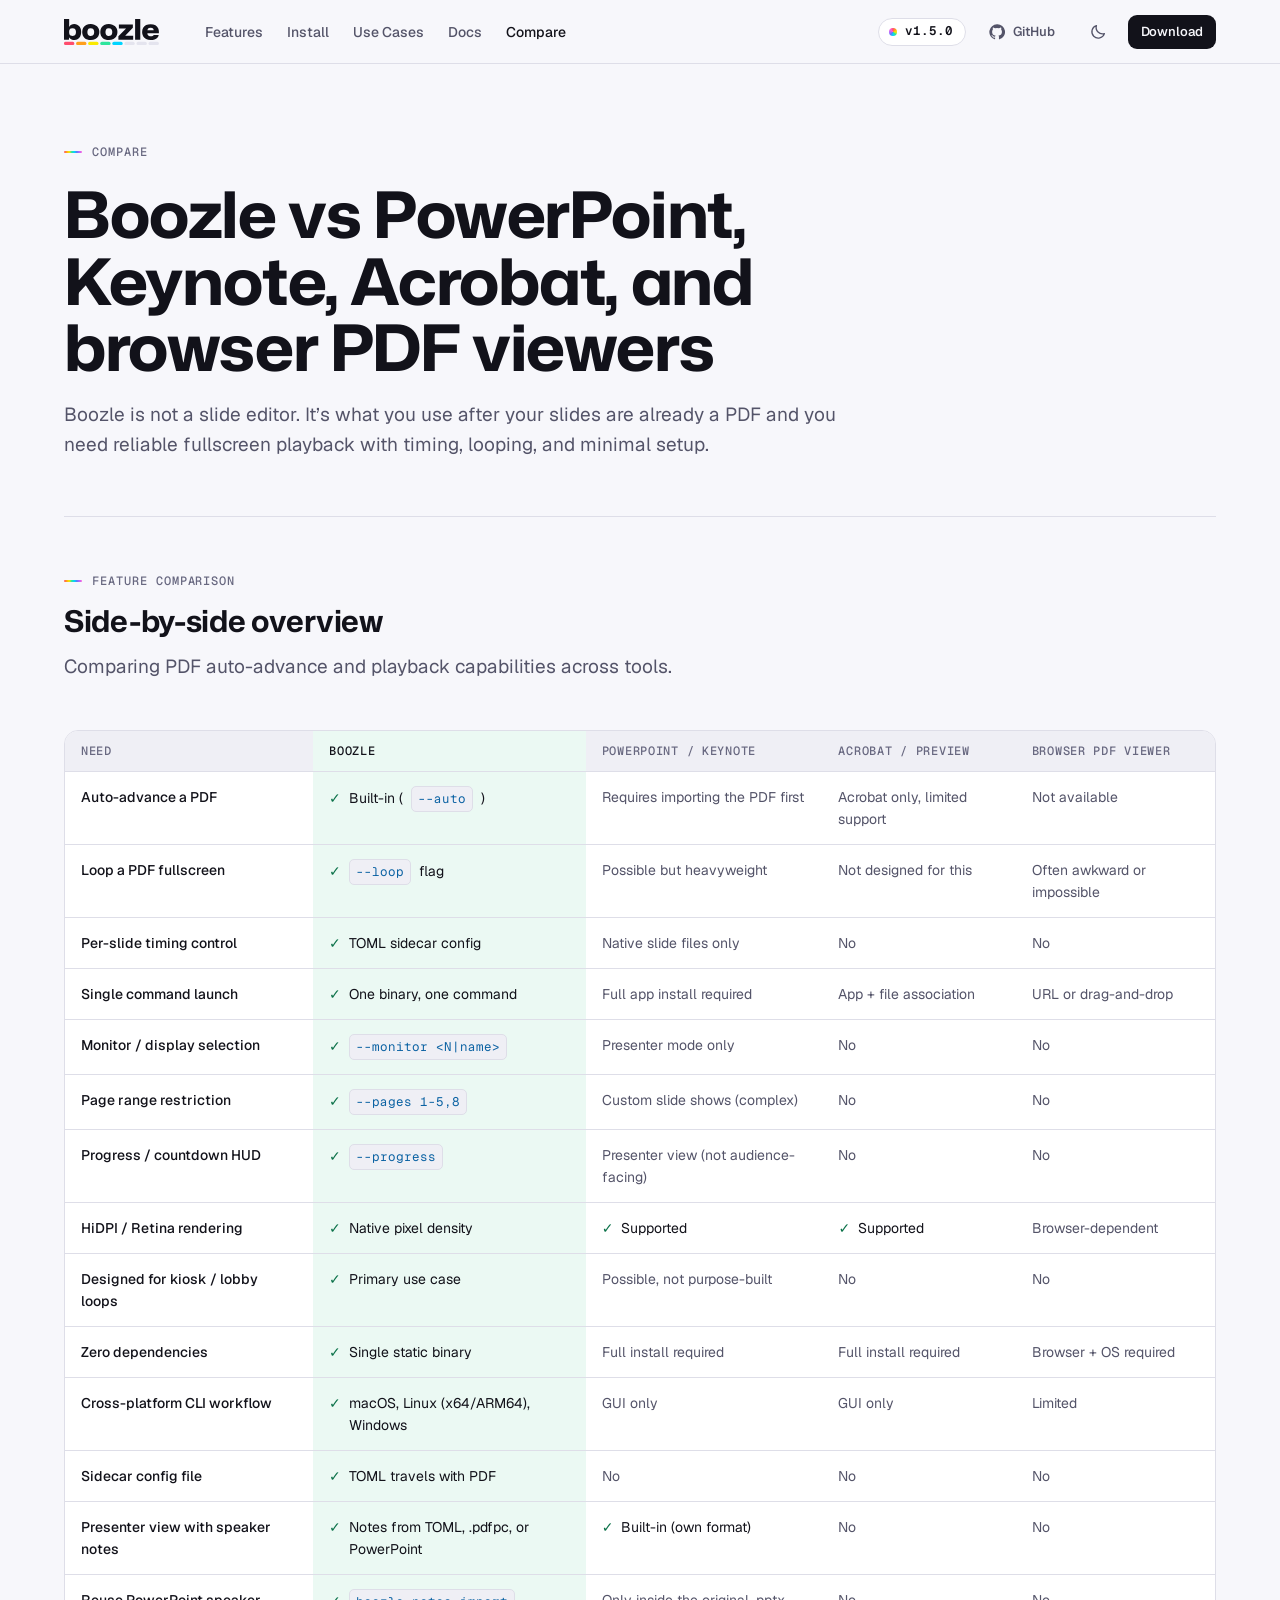
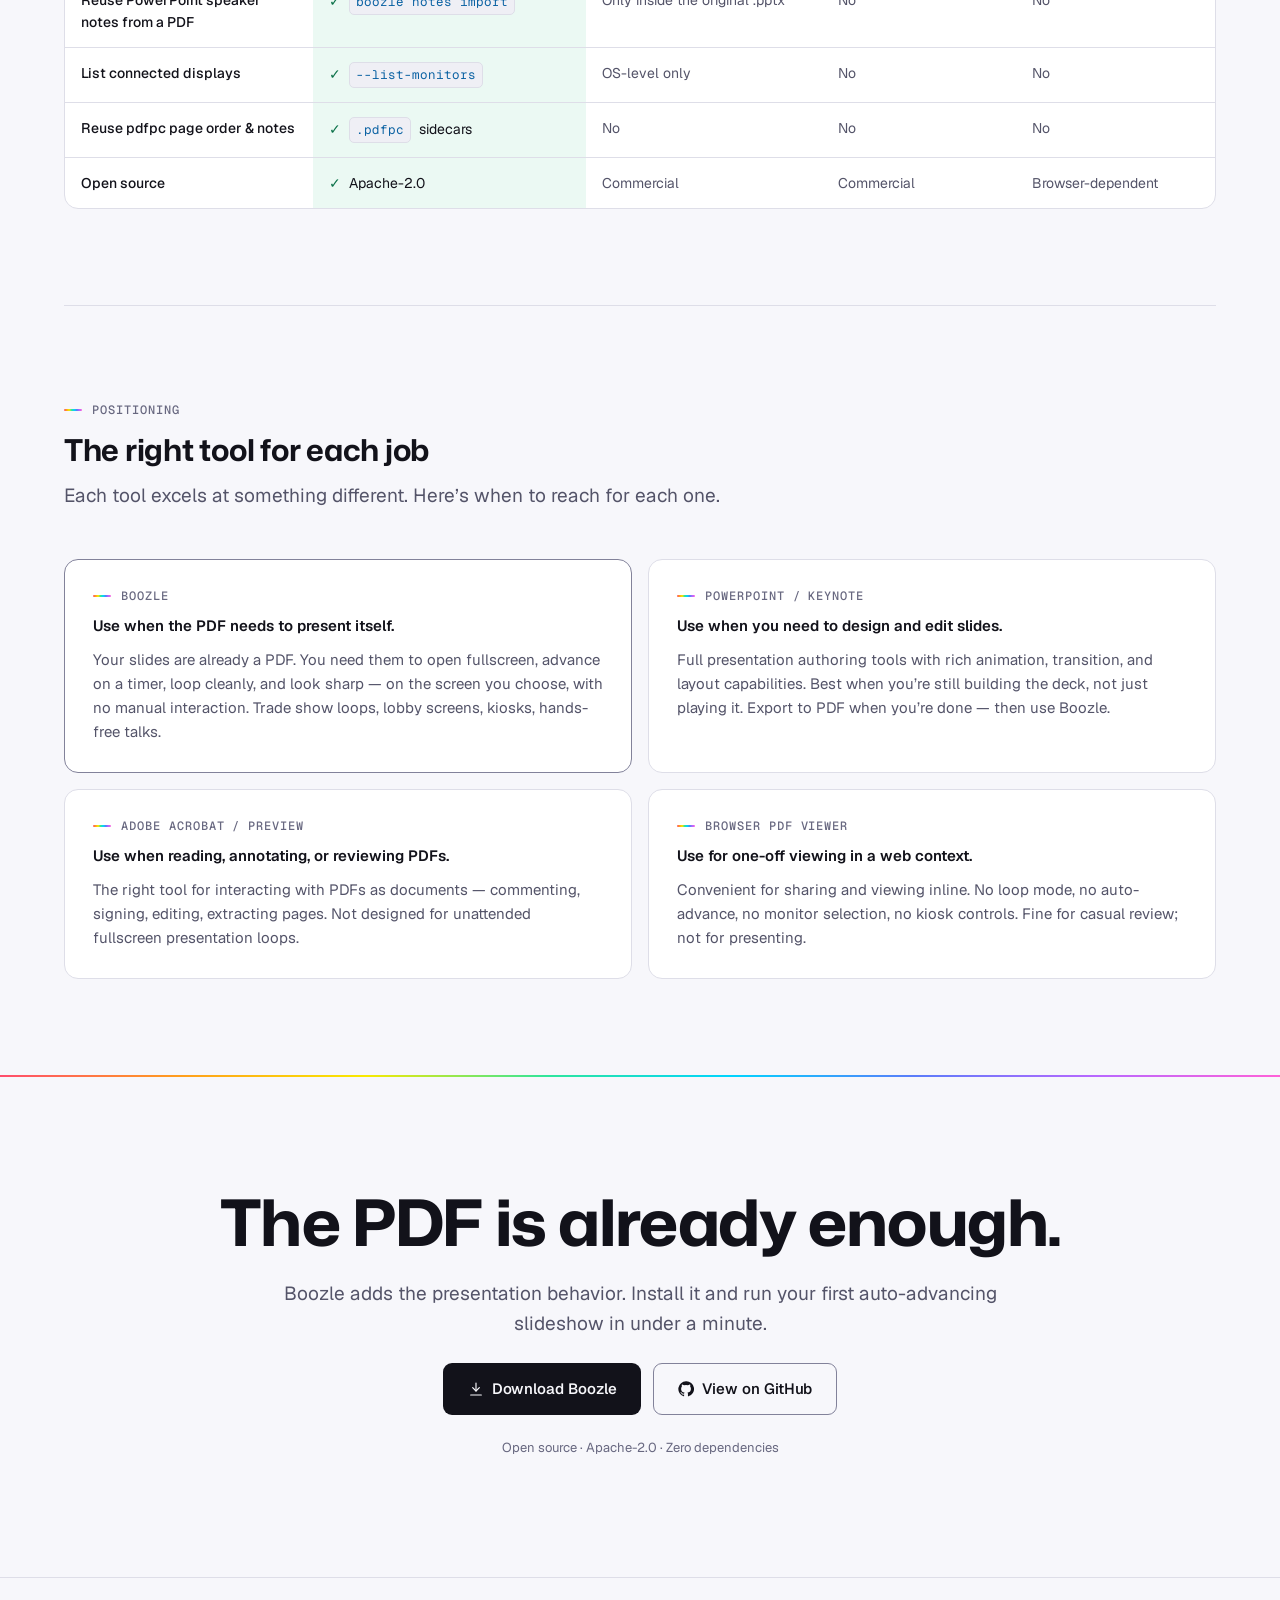
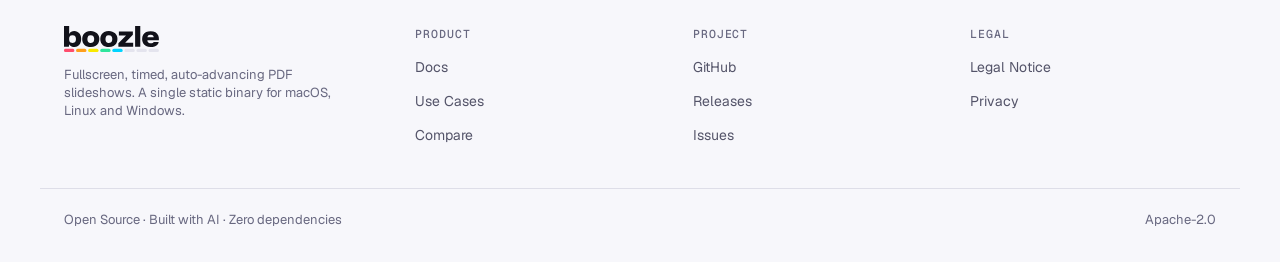
<file: compare.html>
<!DOCTYPE html>
<html lang="en">
<head>
  <meta charset="UTF-8">
  <meta name="viewport" content="width=device-width, initial-scale=1.0">
  <title>Boozle vs PowerPoint, Keynote, Acrobat &amp; Browser PDF Viewers</title>
  <meta name="description" content="See when to use Boozle instead of PowerPoint, Keynote, Preview, Acrobat, browser PDF viewers, or general presentation software.">

  <meta property="og:title"       content="Boozle vs PowerPoint, Keynote, Acrobat, and Browser PDF Viewers">
  <meta property="og:description" content="Boozle is not a slide editor. It's what you use after your slides are already a PDF and need reliable fullscreen playback.">
  <meta property="og:url"         content="https://boozle.io/compare.html">
  <meta name="twitter:card"        content="summary_large_image">
  <meta property="og:image"        content="https://boozle.io/assets/og/boozle-og.png">
  <meta property="og:image:width"  content="1200">
  <meta property="og:image:height" content="630">
  <meta property="og:image:alt"    content="Boozle — auto-advancing PDF slideshows, without the bloat.">
  <meta name="twitter:image"       content="https://boozle.io/assets/og/boozle-og.png">
  <link rel="canonical" href="https://boozle.io/compare.html">

  <meta name="theme-color" content="#0b0b12" media="(prefers-color-scheme: dark)">
  <meta name="theme-color" content="#f7f7fb" media="(prefers-color-scheme: light)">
  <link rel="icon" type="image/svg+xml" href="logos/favicon.svg">
  <link rel="alternate icon" href="logos/favicon.png">
  <link rel="apple-touch-icon" href="logos/apple-touch-icon.png">
  <link rel="preload" href="assets/fonts/MonaSans-Variable.woff2" as="font" type="font/woff2" crossorigin>
  <link rel="preload" href="assets/fonts/Geist-Variable.woff2" as="font" type="font/woff2" crossorigin>
  <script>try{var t=localStorage.getItem('boozle-theme');if(t==='light'||t==='dark')document.documentElement.setAttribute('data-theme',t)}catch(e){}</script>
  <link rel="stylesheet" href="assets/css/style.css">
</head>
<body class="bz pg">
<a class="bz-skip" href="#main">Skip to content</a>
<header class="bz-header"><div class="bz-header__inner">
<a class="bz-header__logo" href="index.html" aria-label="Boozle home"><svg style="height:26px;width:auto;display:block" xmlns="http://www.w3.org/2000/svg" viewBox="53 -729 3326 911" role="img" aria-label="Boozle" class="bz-logo"><path fill="currentColor" d="M415.2 9Q371.9 9 336.7 -2.3Q301.6 -13.6 276.8 -34.3Q251.9 -54.9 238.6 -81.4H231.1L224.6 0H52.6V-729H233.9V-458.6H240.8Q261.3 -500.7 308.5 -525.3Q355.6 -549.9 415.1 -549.9Q469.7 -549.9 513.8 -530.7Q557.9 -511.6 589.5 -475.3Q621.1 -439.1 638.2 -387.5Q655.4 -335.9 655.4 -270.4Q655.4 -183.6 625.5 -120.8Q595.6 -58 541.6 -24.5Q487.6 9 415.2 9ZM351.3 -131.8Q390.4 -131.8 417.4 -148.4Q444.3 -165.1 458.2 -196.5Q472.1 -227.9 472.1 -270.4Q472.1 -303 464.5 -328.5Q456.9 -354 441.9 -371.9Q426.9 -389.8 404.8 -399.4Q382.7 -409 353.8 -409Q315 -409 288 -393.3Q261.1 -377.7 247.5 -350.2Q233.9 -322.7 233.9 -287.4V-253Q233.9 -217.4 248 -190Q262 -162.6 288.6 -147.2Q315.2 -131.8 351.3 -131.8Z M991.2 9.9Q923.4 9.9 868.2 -8.7Q813.1 -27.3 773.3 -63.4Q733.4 -99.6 711.9 -151.6Q690.5 -203.5 690.5 -269.9Q690.5 -356.2 727 -418.8Q763.5 -481.4 830.9 -515.6Q898.3 -549.9 991.2 -549.9Q1058.9 -549.9 1114.1 -531.3Q1169.2 -512.7 1209 -476.6Q1248.7 -440.4 1270.2 -388.6Q1291.7 -336.8 1291.7 -269.9Q1291.7 -184.7 1255.5 -121.6Q1219.2 -58.6 1152.1 -24.4Q1084.9 9.9 991.2 9.9ZM991.1 -132.1Q1028.4 -132.1 1055 -147.7Q1081.7 -163.3 1095.7 -194.2Q1109.7 -225 1109.7 -269.9Q1109.7 -304.1 1101.7 -330Q1093.7 -355.9 1078.5 -373.4Q1063.2 -390.8 1041.3 -399.6Q1019.4 -408.4 991.2 -408.4Q954.3 -408.4 927.6 -392.7Q901 -377.1 886.9 -346.5Q872.8 -315.8 872.8 -269.9Q872.8 -235.8 880.8 -210.1Q888.8 -184.5 904.2 -167.1Q919.5 -149.7 941.4 -140.9Q963.4 -132.1 991.1 -132.1Z M1625.2 9.9Q1557.4 9.9 1502.2 -8.7Q1447.1 -27.3 1407.3 -63.4Q1367.4 -99.6 1345.9 -151.6Q1324.5 -203.5 1324.5 -269.9Q1324.5 -356.2 1361 -418.8Q1397.5 -481.4 1464.9 -515.6Q1532.3 -549.9 1625.2 -549.9Q1692.9 -549.9 1748.1 -531.3Q1803.2 -512.7 1843 -476.6Q1882.7 -440.4 1904.2 -388.6Q1925.7 -336.8 1925.7 -269.9Q1925.7 -184.7 1889.5 -121.6Q1853.2 -58.6 1786.1 -24.4Q1718.9 9.9 1625.2 9.9ZM1625.1 -132.1Q1662.4 -132.1 1689 -147.7Q1715.7 -163.3 1729.7 -194.2Q1743.7 -225 1743.7 -269.9Q1743.7 -304.1 1735.7 -330Q1727.7 -355.9 1712.5 -373.4Q1697.2 -390.8 1675.3 -399.6Q1653.4 -408.4 1625.2 -408.4Q1588.3 -408.4 1561.6 -392.7Q1535 -377.1 1520.9 -346.5Q1506.8 -315.8 1506.8 -269.9Q1506.8 -235.8 1514.8 -210.1Q1522.8 -184.5 1538.2 -167.1Q1553.5 -149.7 1575.4 -140.9Q1597.4 -132.1 1625.1 -132.1Z M1958.9 0V-124.4L2227.4 -399.5H1976.1V-540.1H2465.9V-419L2196.8 -140.6H2477.1V0Z M2544.6 0V-729H2725.9V0Z M3088.6 9.8Q2994.3 9.8 2927.7 -24.7Q2861.2 -59.1 2825.8 -121.3Q2790.5 -183.4 2790.5 -266.1Q2790.5 -354.7 2827.1 -418.1Q2863.8 -481.6 2930.4 -515.5Q2997 -549.4 3086.7 -549.4Q3190.5 -549.4 3258.2 -508.5Q3326 -467.6 3356.2 -395.2Q3386.5 -322.8 3376.5 -228H2975.2Q2975.5 -193.1 2990.4 -169.1Q3005.2 -145.1 3031.9 -132.9Q3058.7 -120.7 3093.9 -120.7Q3133.6 -120.7 3161 -134.9Q3188.4 -149.1 3196.8 -171.6H3371.9Q3363 -115.2 3324.7 -74.7Q3286.4 -34.2 3225.8 -12.2Q3165.1 9.8 3088.6 9.8ZM2972.5 -318.7 2962.2 -331.4H3208.3L3196.5 -319.3Q3197.2 -353.1 3184.2 -376Q3171.2 -398.9 3146.4 -410.7Q3121.7 -422.6 3086.7 -422.6Q3051.9 -422.6 3026.5 -410.1Q3001.1 -397.6 2987.3 -374.2Q2973.5 -350.9 2972.5 -318.7Z"/><rect x="52.6" y="70" width="363.4" height="112.4" rx="56.2" fill="#ff4d6d"/><rect x="475.9" y="70" width="363.4" height="112.4" rx="56.2" fill="#ff9f1c"/><rect x="899.2" y="70" width="363.4" height="112.4" rx="56.2" fill="#f9e900"/><rect x="1322.5" y="70" width="363.4" height="112.4" rx="56.2" fill="#2ee59d"/><rect x="1745.7" y="70" width="363.4" height="112.4" rx="56.2" fill="#00d4ff"/><rect x="2169.0" y="70" width="363.4" height="112.4" rx="56.2" style="fill:var(--track)"/><rect x="2592.3" y="70" width="363.4" height="112.4" rx="56.2" style="fill:var(--track)"/><rect x="3015.6" y="70" width="363.4" height="112.4" rx="56.2" style="fill:var(--track)"/></svg></a>
<nav class="bz-header__nav" aria-label="Primary"><a href="index.html#features">Features</a><a href="index.html#install">Install</a><a href="use-cases.html">Use Cases</a><a href="docs.html">Docs</a><a href="compare.html" aria-current="page">Compare</a></nav>
<div class="bz-header__end"><a class="bz-badge bz-hide-sm" href="docs.html#whats-new"><span class="bz-badge__dot"></span><strong>v1.5.0</strong></a><a class="bz-btn bz-btn--ghost bz-btn--sm bz-hide-sm" href="https://github.com/gethash/boozle"><svg viewBox="0 0 24 24" fill="currentColor" aria-hidden="true"><path d="M12 .5a11.5 11.5 0 00-3.64 22.41c.58.1.79-.25.79-.56v-2c-3.2.7-3.88-1.37-3.88-1.37-.53-1.33-1.28-1.69-1.28-1.69-1.05-.71.08-.7.08-.7 1.16.08 1.77 1.19 1.77 1.19 1.03 1.77 2.7 1.26 3.36.96.1-.75.4-1.26.73-1.55-2.55-.29-5.24-1.28-5.24-5.69 0-1.26.45-2.29 1.19-3.09-.12-.29-.52-1.46.11-3.05 0 0 .97-.31 3.17 1.18a11 11 0 015.77 0c2.2-1.49 3.17-1.18 3.17-1.18.63 1.59.23 2.76.11 3.05.74.8 1.19 1.83 1.19 3.09 0 4.42-2.69 5.39-5.26 5.68.41.36.78 1.06.78 2.14v3.17c0 .31.21.67.8.56A11.5 11.5 0 0012 .5z"/></svg>GitHub</a><button class="bz-icon-btn bz-theme" type="button" data-theme-toggle aria-label="Switch to light theme"><svg class="i-sun" viewBox="0 0 24 24" fill="none" stroke="currentColor" stroke-width="1.75" stroke-linecap="round" stroke-linejoin="round" aria-hidden="true"><circle cx="12" cy="12" r="4"/><path d="M12 2v2M12 20v2M4.93 4.93l1.41 1.41M17.66 17.66l1.41 1.41M2 12h2M20 12h2M4.93 19.07l1.41-1.41M17.66 6.34l1.41-1.41"/></svg><svg class="i-moon" viewBox="0 0 24 24" fill="none" stroke="currentColor" stroke-width="1.75" stroke-linecap="round" stroke-linejoin="round" aria-hidden="true"><path d="M20.5 14.1A8.5 8.5 0 019.9 3.5a8.5 8.5 0 1010.6 10.6z"/></svg></button><a class="bz-btn bz-btn--primary bz-btn--sm" href="index.html#install">Download</a><button class="bz-icon-btn bz-header__menu" type="button" data-menu aria-expanded="false" aria-controls="site-menu" aria-label="Open menu"><svg viewBox="0 0 24 24" fill="none" stroke="currentColor" stroke-width="1.75" stroke-linecap="round" aria-hidden="true"><path d="M4 8h16M4 16h16"/></svg><svg class="i-close" viewBox="0 0 24 24" fill="none" stroke="currentColor" stroke-width="1.75" stroke-linecap="round" aria-hidden="true"><path d="M6 6l12 12M18 6L6 18"/></svg></button></div>
</div>
<nav class="bz-sheet" id="site-menu" data-open="false" aria-label="Menu"><a href="index.html#features">Features</a><a href="index.html#install">Install</a><a href="use-cases.html">Use Cases</a><a href="docs.html">Docs</a><a href="compare.html">Compare</a><hr><a href="https://github.com/gethash/boozle">GitHub <svg style="width:16px;height:16px" viewBox="0 0 24 24" fill="none" stroke="currentColor" stroke-width="1.75" stroke-linecap="round" stroke-linejoin="round" aria-hidden="true"><path d="M5 12h14"/><polyline points="13 6 19 12 13 18"/></svg></a></nav>
</header>
<main id="main"><div class="pg-wrap">
<div class="pg-title"><span class="bz-eyebrow">Compare</span><h1 class="bz-display-l" style="max-width:20ch">Boozle vs PowerPoint, Keynote, Acrobat, and browser PDF viewers</h1><p class="bz-lede">Boozle is not a slide editor. It’s what you use after your slides are already a PDF and you need reliable fullscreen playback with timing, looping, and minimal setup.</p></div>
<section class="pg-section pg-stack-7" style="padding-top:56px"><div class="bz-section-head"><span class="bz-eyebrow">Feature Comparison</span><h2 class="bz-h2">Side-by-side overview</h2><p class="bz-lede">Comparing PDF auto-advance and playback capabilities across tools.</p></div><div class="bz-table-wrap"><table class="bz-table"><thead><tr><th>Need</th><th class="is-boozle">Boozle</th><th>PowerPoint / Keynote</th><th>Acrobat / Preview</th><th>Browser PDF Viewer</th></tr></thead><tbody><tr><td>Auto-advance a PDF</td><td class="is-boozle"><span class="bz-yes">Built-in (<code>--auto</code>)</span></td><td>Requires importing the PDF first</td><td>Acrobat only, limited support</td><td>Not available</td></tr><tr><td>Loop a PDF fullscreen</td><td class="is-boozle"><span class="bz-yes"><code>--loop</code> flag</span></td><td>Possible but heavyweight</td><td>Not designed for this</td><td>Often awkward or impossible</td></tr><tr><td>Per-slide timing control</td><td class="is-boozle"><span class="bz-yes">TOML sidecar config</span></td><td>Native slide files only</td><td>No</td><td>No</td></tr><tr><td>Single command launch</td><td class="is-boozle"><span class="bz-yes">One binary, one command</span></td><td>Full app install required</td><td>App + file association</td><td>URL or drag-and-drop</td></tr><tr><td>Monitor / display selection</td><td class="is-boozle"><span class="bz-yes"><code>--monitor &lt;N|name&gt;</code></span></td><td>Presenter mode only</td><td>No</td><td>No</td></tr><tr><td>Page range restriction</td><td class="is-boozle"><span class="bz-yes"><code>--pages 1-5,8</code></span></td><td>Custom slide shows (complex)</td><td>No</td><td>No</td></tr><tr><td>Progress / countdown HUD</td><td class="is-boozle"><span class="bz-yes"><code>--progress</code></span></td><td>Presenter view (not audience-facing)</td><td>No</td><td>No</td></tr><tr><td>HiDPI / Retina rendering</td><td class="is-boozle"><span class="bz-yes">Native pixel density</span></td><td><span class="bz-yes">Supported</span></td><td><span class="bz-yes">Supported</span></td><td>Browser-dependent</td></tr><tr><td>Designed for kiosk / lobby loops</td><td class="is-boozle"><span class="bz-yes">Primary use case</span></td><td>Possible, not purpose-built</td><td>No</td><td>No</td></tr><tr><td>Zero dependencies</td><td class="is-boozle"><span class="bz-yes">Single static binary</span></td><td>Full install required</td><td>Full install required</td><td>Browser + OS required</td></tr><tr><td>Cross-platform CLI workflow</td><td class="is-boozle"><span class="bz-yes">macOS, Linux (x64/ARM64), Windows</span></td><td>GUI only</td><td>GUI only</td><td>Limited</td></tr><tr><td>Sidecar config file</td><td class="is-boozle"><span class="bz-yes">TOML travels with PDF</span></td><td>No</td><td>No</td><td>No</td></tr><tr><td>Presenter view with speaker notes</td><td class="is-boozle"><span class="bz-yes">Notes from TOML, .pdfpc, or PowerPoint</span></td><td><span class="bz-yes">Built-in (own format)</span></td><td>No</td><td>No</td></tr><tr><td>Reuse PowerPoint speaker notes from a PDF</td><td class="is-boozle"><span class="bz-yes"><code>boozle notes import</code></span></td><td>Only inside the original .pptx</td><td>No</td><td>No</td></tr><tr><td>List connected displays</td><td class="is-boozle"><span class="bz-yes"><code>--list-monitors</code></span></td><td>OS-level only</td><td>No</td><td>No</td></tr><tr><td>Reuse pdfpc page order &amp; notes</td><td class="is-boozle"><span class="bz-yes"><code>.pdfpc</code> sidecars</span></td><td>No</td><td>No</td><td>No</td></tr><tr><td>Open source</td><td class="is-boozle"><span class="bz-yes">Apache-2.0</span></td><td>Commercial</td><td>Commercial</td><td>Browser-dependent</td></tr></tbody></table></div></section>
<section class="pg-section pg-stack-7"><div class="bz-section-head"><span class="bz-eyebrow">Positioning</span><h2 class="bz-h2">The right tool for each job</h2><p class="bz-lede">Each tool excels at something different. Here’s when to reach for each one.</p></div><div class="pg-pos"><article class="is-boozle"><span class="bz-eyebrow">Boozle</span><p class="when">Use when the PDF needs to present itself.</p><p>Your slides are already a PDF. You need them to open fullscreen, advance on a timer, loop cleanly, and look sharp — on the screen you choose, with no manual interaction. Trade show loops, lobby screens, kiosks, hands-free talks.</p></article><article><span class="bz-eyebrow">PowerPoint / Keynote</span><p class="when">Use when you need to design and edit slides.</p><p>Full presentation authoring tools with rich animation, transition, and layout capabilities. Best when you’re still building the deck, not just playing it. Export to PDF when you’re done — then use Boozle.</p></article><article><span class="bz-eyebrow">Adobe Acrobat / Preview</span><p class="when">Use when reading, annotating, or reviewing PDFs.</p><p>The right tool for interacting with PDFs as documents — commenting, signing, editing, extracting pages. Not designed for unattended fullscreen presentation loops.</p></article><article><span class="bz-eyebrow">Browser PDF Viewer</span><p class="when">Use for one-off viewing in a web context.</p><p>Convenient for sharing and viewing inline. No loop mode, no auto-advance, no monitor selection, no kiosk controls. Fine for casual review; not for presenting.</p></article></div></section>
</div>
<section class="pg-cta"><div class="pg-cta__bar" aria-hidden="true"></div><div class="pg-wrap pg-cta__inner">
<h2 class="bz-display-l">The PDF is already enough.</h2><p class="bz-lede" style="text-align:center">Boozle adds the presentation behavior. Install it and run your first auto-advancing slideshow in under a minute.</p>
<div class="bz-btn-row" style="justify-content:center"><a class="bz-btn bz-btn--primary bz-btn--lg" href="index.html#install"><svg viewBox="0 0 24 24" fill="none" stroke="currentColor" stroke-width="1.75" stroke-linecap="round" stroke-linejoin="round" aria-hidden="true"><path d="M12 3v12"/><polyline points="7 10 12 15 17 10"/><path d="M4 21h16"/></svg>Download Boozle</a><a class="bz-btn bz-btn--secondary bz-btn--lg" href="https://github.com/gethash/boozle"><svg viewBox="0 0 24 24" fill="currentColor" aria-hidden="true"><path d="M12 .5a11.5 11.5 0 00-3.64 22.41c.58.1.79-.25.79-.56v-2c-3.2.7-3.88-1.37-3.88-1.37-.53-1.33-1.28-1.69-1.28-1.69-1.05-.71.08-.7.08-.7 1.16.08 1.77 1.19 1.77 1.19 1.03 1.77 2.7 1.26 3.36.96.1-.75.4-1.26.73-1.55-2.55-.29-5.24-1.28-5.24-5.69 0-1.26.45-2.29 1.19-3.09-.12-.29-.52-1.46.11-3.05 0 0 .97-.31 3.17 1.18a11 11 0 015.77 0c2.2-1.49 3.17-1.18 3.17-1.18.63 1.59.23 2.76.11 3.05.74.8 1.19 1.83 1.19 3.09 0 4.42-2.69 5.39-5.26 5.68.41.36.78 1.06.78 2.14v3.17c0 .31.21.67.8.56A11.5 11.5 0 0012 .5z"/></svg>View on GitHub</a></div>
<p class="bz-caption" style="margin:0">Open source · Apache-2.0 · Zero dependencies</p></div></section>
</main><footer class="bz-footer"><div class="bz-footer__inner">
<div style="display:grid;gap:14px;align-content:start;color:var(--ink)"><svg style="height:26px;width:auto;display:block" xmlns="http://www.w3.org/2000/svg" viewBox="53 -729 3326 911" role="img" aria-label="Boozle" class="bz-logo"><path fill="currentColor" d="M415.2 9Q371.9 9 336.7 -2.3Q301.6 -13.6 276.8 -34.3Q251.9 -54.9 238.6 -81.4H231.1L224.6 0H52.6V-729H233.9V-458.6H240.8Q261.3 -500.7 308.5 -525.3Q355.6 -549.9 415.1 -549.9Q469.7 -549.9 513.8 -530.7Q557.9 -511.6 589.5 -475.3Q621.1 -439.1 638.2 -387.5Q655.4 -335.9 655.4 -270.4Q655.4 -183.6 625.5 -120.8Q595.6 -58 541.6 -24.5Q487.6 9 415.2 9ZM351.3 -131.8Q390.4 -131.8 417.4 -148.4Q444.3 -165.1 458.2 -196.5Q472.1 -227.9 472.1 -270.4Q472.1 -303 464.5 -328.5Q456.9 -354 441.9 -371.9Q426.9 -389.8 404.8 -399.4Q382.7 -409 353.8 -409Q315 -409 288 -393.3Q261.1 -377.7 247.5 -350.2Q233.9 -322.7 233.9 -287.4V-253Q233.9 -217.4 248 -190Q262 -162.6 288.6 -147.2Q315.2 -131.8 351.3 -131.8Z M991.2 9.9Q923.4 9.9 868.2 -8.7Q813.1 -27.3 773.3 -63.4Q733.4 -99.6 711.9 -151.6Q690.5 -203.5 690.5 -269.9Q690.5 -356.2 727 -418.8Q763.5 -481.4 830.9 -515.6Q898.3 -549.9 991.2 -549.9Q1058.9 -549.9 1114.1 -531.3Q1169.2 -512.7 1209 -476.6Q1248.7 -440.4 1270.2 -388.6Q1291.7 -336.8 1291.7 -269.9Q1291.7 -184.7 1255.5 -121.6Q1219.2 -58.6 1152.1 -24.4Q1084.9 9.9 991.2 9.9ZM991.1 -132.1Q1028.4 -132.1 1055 -147.7Q1081.7 -163.3 1095.7 -194.2Q1109.7 -225 1109.7 -269.9Q1109.7 -304.1 1101.7 -330Q1093.7 -355.9 1078.5 -373.4Q1063.2 -390.8 1041.3 -399.6Q1019.4 -408.4 991.2 -408.4Q954.3 -408.4 927.6 -392.7Q901 -377.1 886.9 -346.5Q872.8 -315.8 872.8 -269.9Q872.8 -235.8 880.8 -210.1Q888.8 -184.5 904.2 -167.1Q919.5 -149.7 941.4 -140.9Q963.4 -132.1 991.1 -132.1Z M1625.2 9.9Q1557.4 9.9 1502.2 -8.7Q1447.1 -27.3 1407.3 -63.4Q1367.4 -99.6 1345.9 -151.6Q1324.5 -203.5 1324.5 -269.9Q1324.5 -356.2 1361 -418.8Q1397.5 -481.4 1464.9 -515.6Q1532.3 -549.9 1625.2 -549.9Q1692.9 -549.9 1748.1 -531.3Q1803.2 -512.7 1843 -476.6Q1882.7 -440.4 1904.2 -388.6Q1925.7 -336.8 1925.7 -269.9Q1925.7 -184.7 1889.5 -121.6Q1853.2 -58.6 1786.1 -24.4Q1718.9 9.9 1625.2 9.9ZM1625.1 -132.1Q1662.4 -132.1 1689 -147.7Q1715.7 -163.3 1729.7 -194.2Q1743.7 -225 1743.7 -269.9Q1743.7 -304.1 1735.7 -330Q1727.7 -355.9 1712.5 -373.4Q1697.2 -390.8 1675.3 -399.6Q1653.4 -408.4 1625.2 -408.4Q1588.3 -408.4 1561.6 -392.7Q1535 -377.1 1520.9 -346.5Q1506.8 -315.8 1506.8 -269.9Q1506.8 -235.8 1514.8 -210.1Q1522.8 -184.5 1538.2 -167.1Q1553.5 -149.7 1575.4 -140.9Q1597.4 -132.1 1625.1 -132.1Z M1958.9 0V-124.4L2227.4 -399.5H1976.1V-540.1H2465.9V-419L2196.8 -140.6H2477.1V0Z M2544.6 0V-729H2725.9V0Z M3088.6 9.8Q2994.3 9.8 2927.7 -24.7Q2861.2 -59.1 2825.8 -121.3Q2790.5 -183.4 2790.5 -266.1Q2790.5 -354.7 2827.1 -418.1Q2863.8 -481.6 2930.4 -515.5Q2997 -549.4 3086.7 -549.4Q3190.5 -549.4 3258.2 -508.5Q3326 -467.6 3356.2 -395.2Q3386.5 -322.8 3376.5 -228H2975.2Q2975.5 -193.1 2990.4 -169.1Q3005.2 -145.1 3031.9 -132.9Q3058.7 -120.7 3093.9 -120.7Q3133.6 -120.7 3161 -134.9Q3188.4 -149.1 3196.8 -171.6H3371.9Q3363 -115.2 3324.7 -74.7Q3286.4 -34.2 3225.8 -12.2Q3165.1 9.8 3088.6 9.8ZM2972.5 -318.7 2962.2 -331.4H3208.3L3196.5 -319.3Q3197.2 -353.1 3184.2 -376Q3171.2 -398.9 3146.4 -410.7Q3121.7 -422.6 3086.7 -422.6Q3051.9 -422.6 3026.5 -410.1Q3001.1 -397.6 2987.3 -374.2Q2973.5 -350.9 2972.5 -318.7Z"/><rect x="52.6" y="70" width="363.4" height="112.4" rx="56.2" fill="#ff4d6d"/><rect x="475.9" y="70" width="363.4" height="112.4" rx="56.2" fill="#ff9f1c"/><rect x="899.2" y="70" width="363.4" height="112.4" rx="56.2" fill="#f9e900"/><rect x="1322.5" y="70" width="363.4" height="112.4" rx="56.2" fill="#2ee59d"/><rect x="1745.7" y="70" width="363.4" height="112.4" rx="56.2" fill="#00d4ff"/><rect x="2169.0" y="70" width="363.4" height="112.4" rx="56.2" style="fill:var(--track)"/><rect x="2592.3" y="70" width="363.4" height="112.4" rx="56.2" style="fill:var(--track)"/><rect x="3015.6" y="70" width="363.4" height="112.4" rx="56.2" style="fill:var(--track)"/></svg><p class="bz-caption" style="margin:0;max-width:32ch">Fullscreen, timed, auto-advancing PDF slideshows. A single static binary for macOS, Linux and Windows.</p></div>
<div><h4>Product</h4><ul><li><a href="docs.html">Docs</a></li><li><a href="use-cases.html">Use Cases</a></li><li><a href="compare.html">Compare</a></li></ul></div>
<div><h4>Project</h4><ul><li><a href="https://github.com/gethash/boozle">GitHub</a></li><li><a href="https://github.com/gethash/boozle/releases">Releases</a></li><li><a href="https://github.com/gethash/boozle/issues">Issues</a></li></ul></div>
<div><h4>Legal</h4><ul><li><a href="legal-notice.html">Legal Notice</a></li><li><a href="privacy.html">Privacy</a></li></ul></div>
</div><div class="bz-footer__base"><span>Open Source · Built with AI · Zero dependencies</span><span>Apache-2.0</span></div></footer>
<script src="assets/js/main.js"></script>
</body>
</html>
</file>
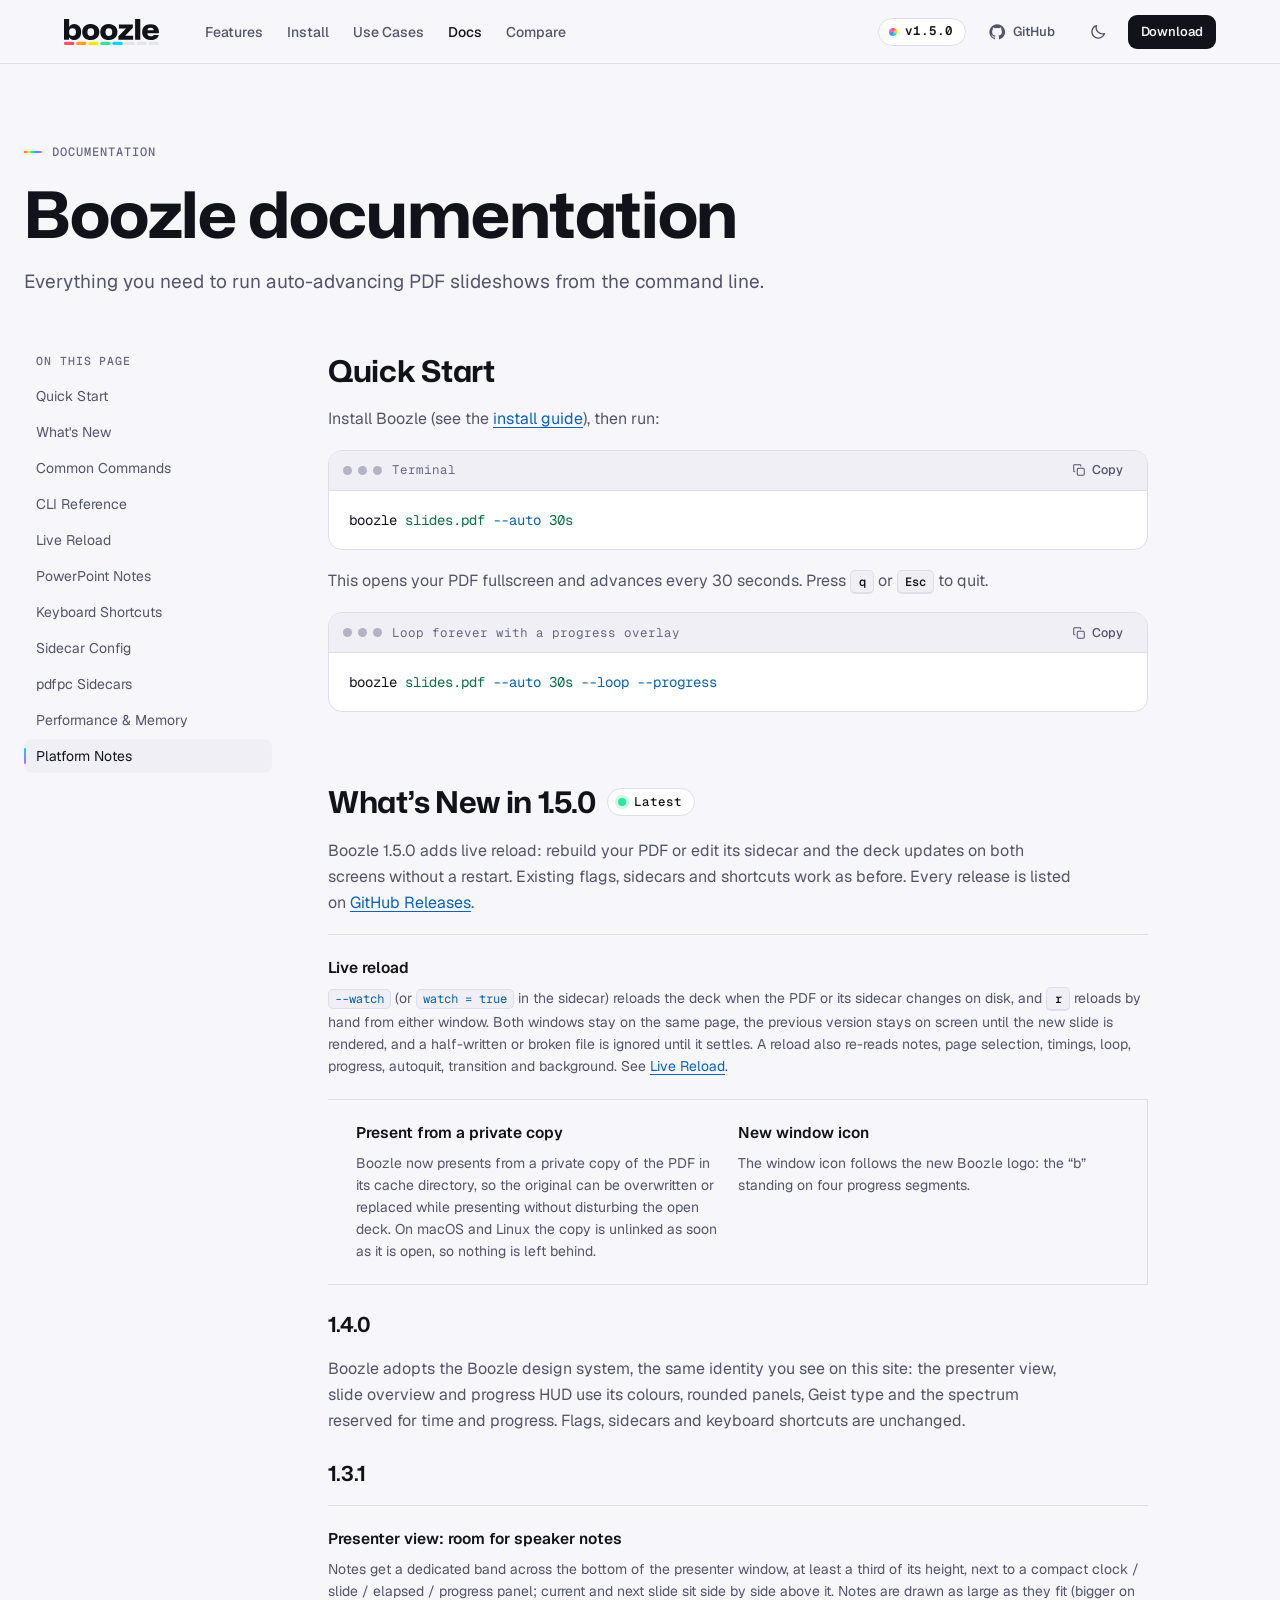
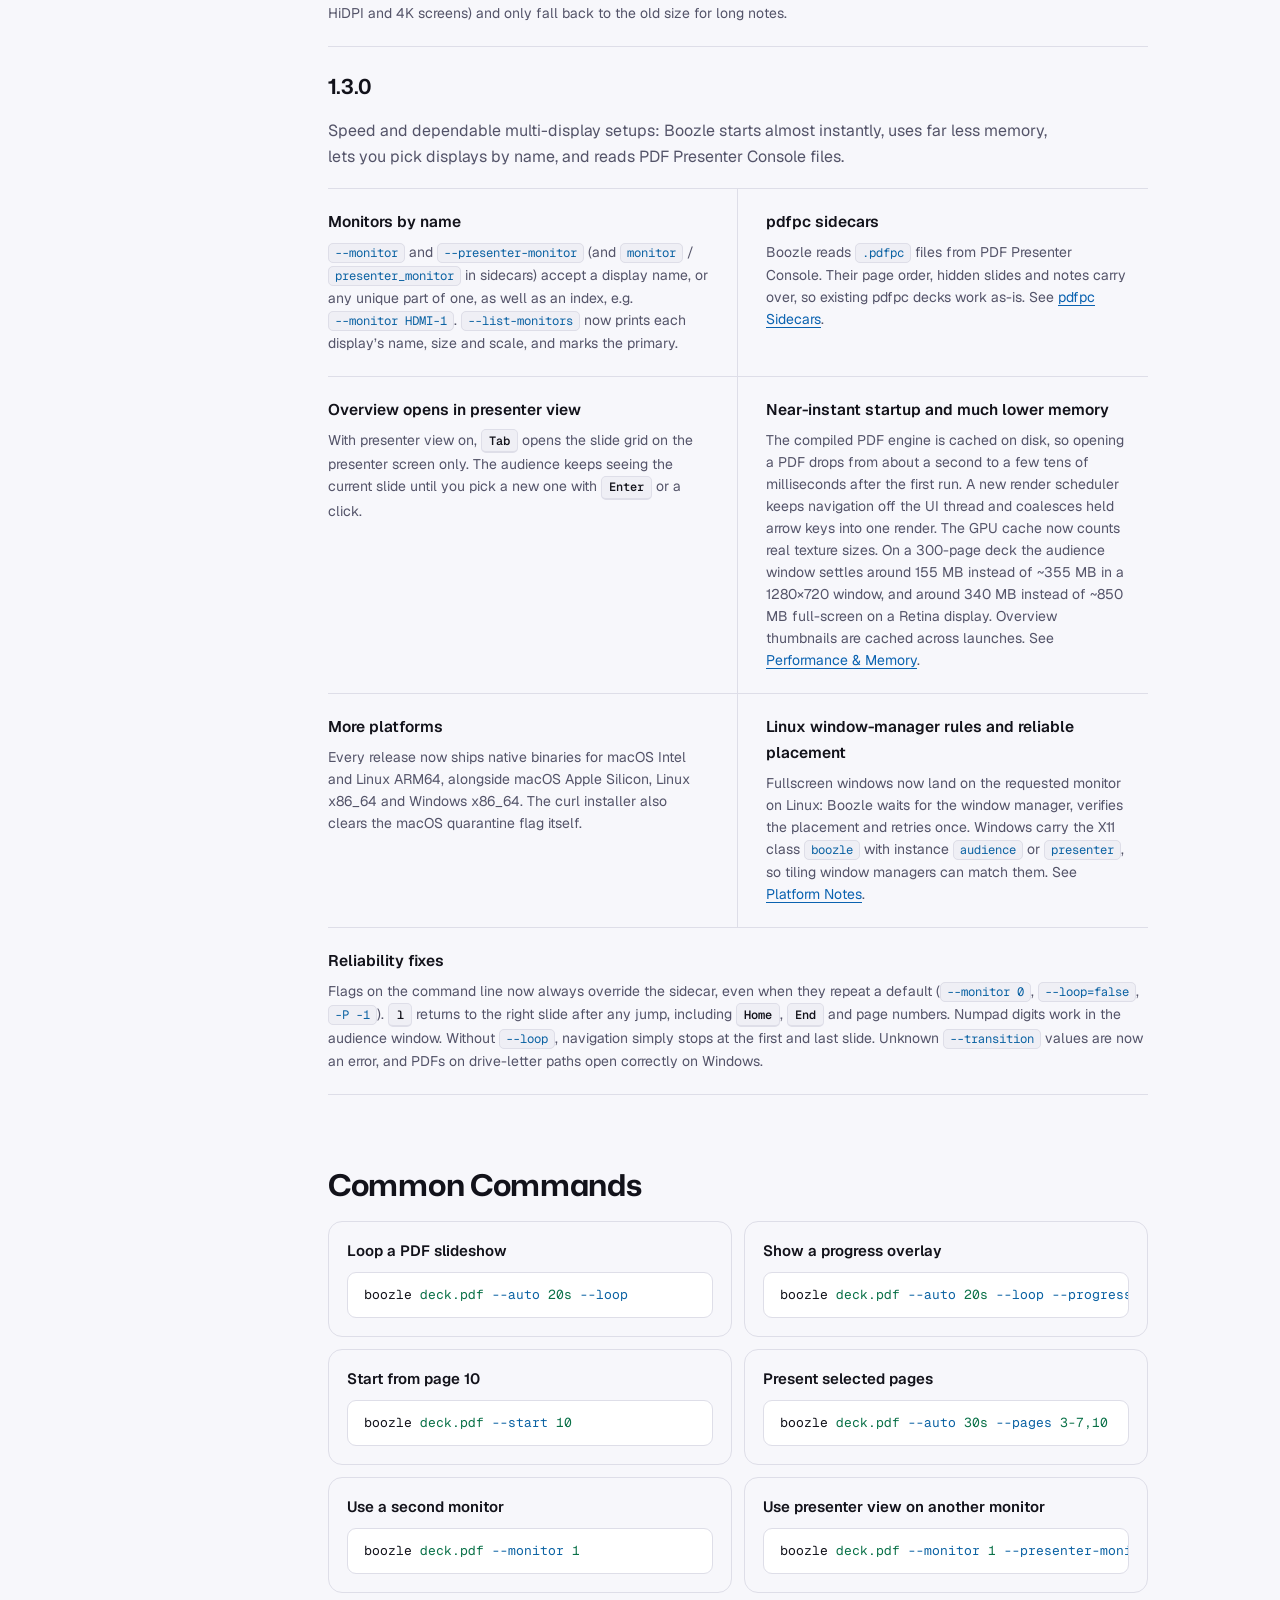
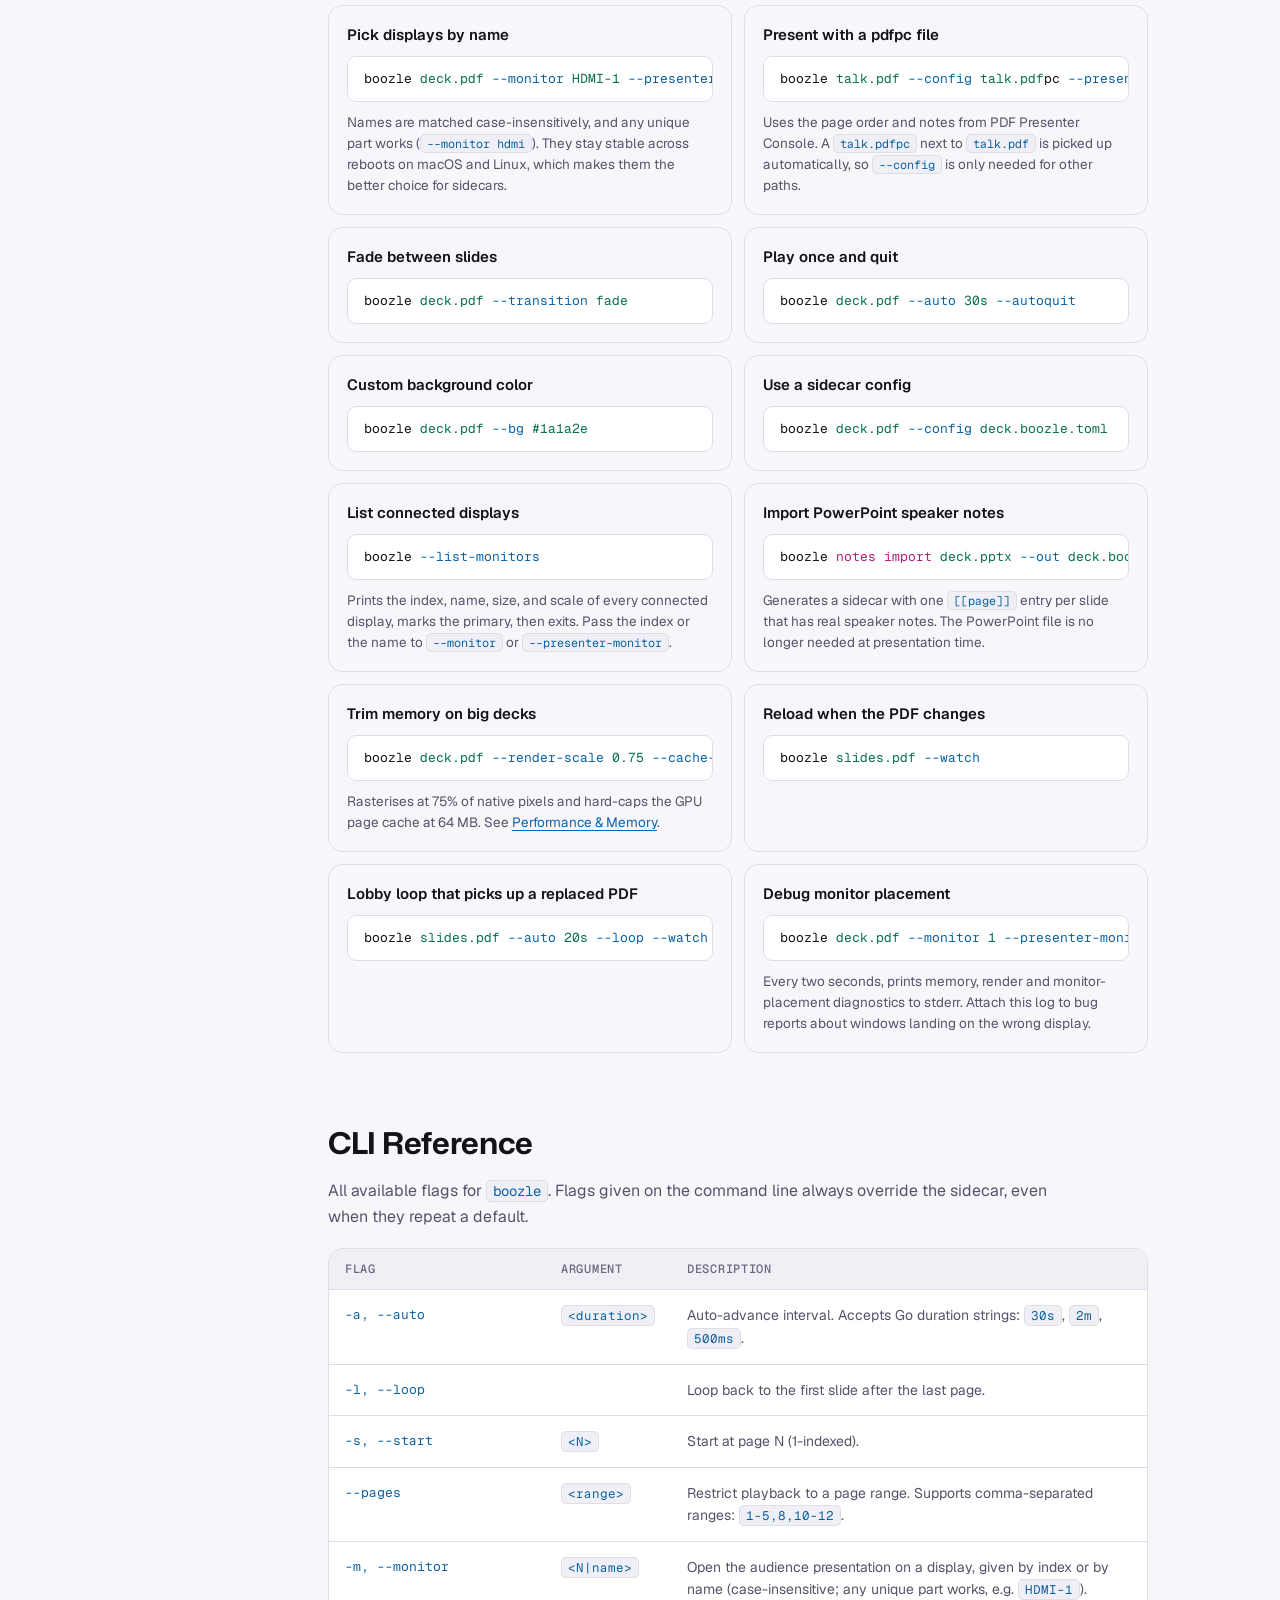
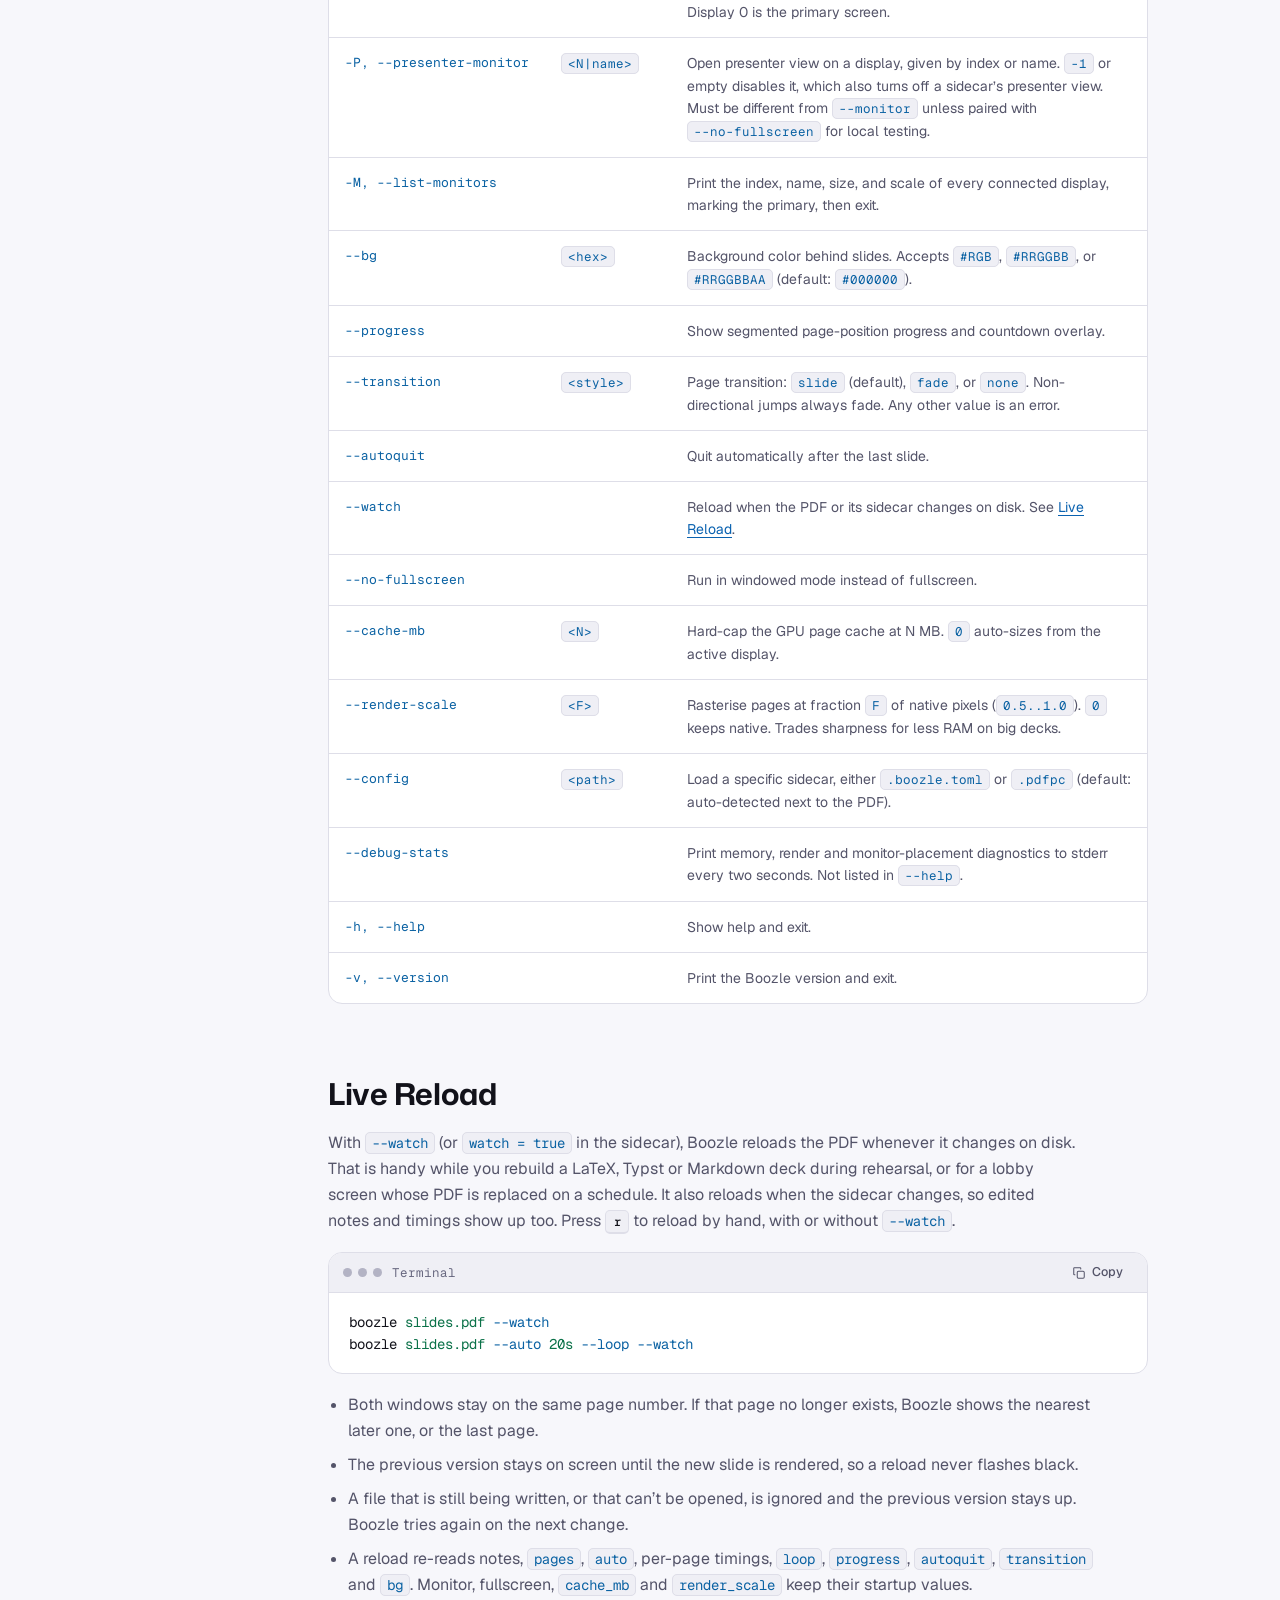
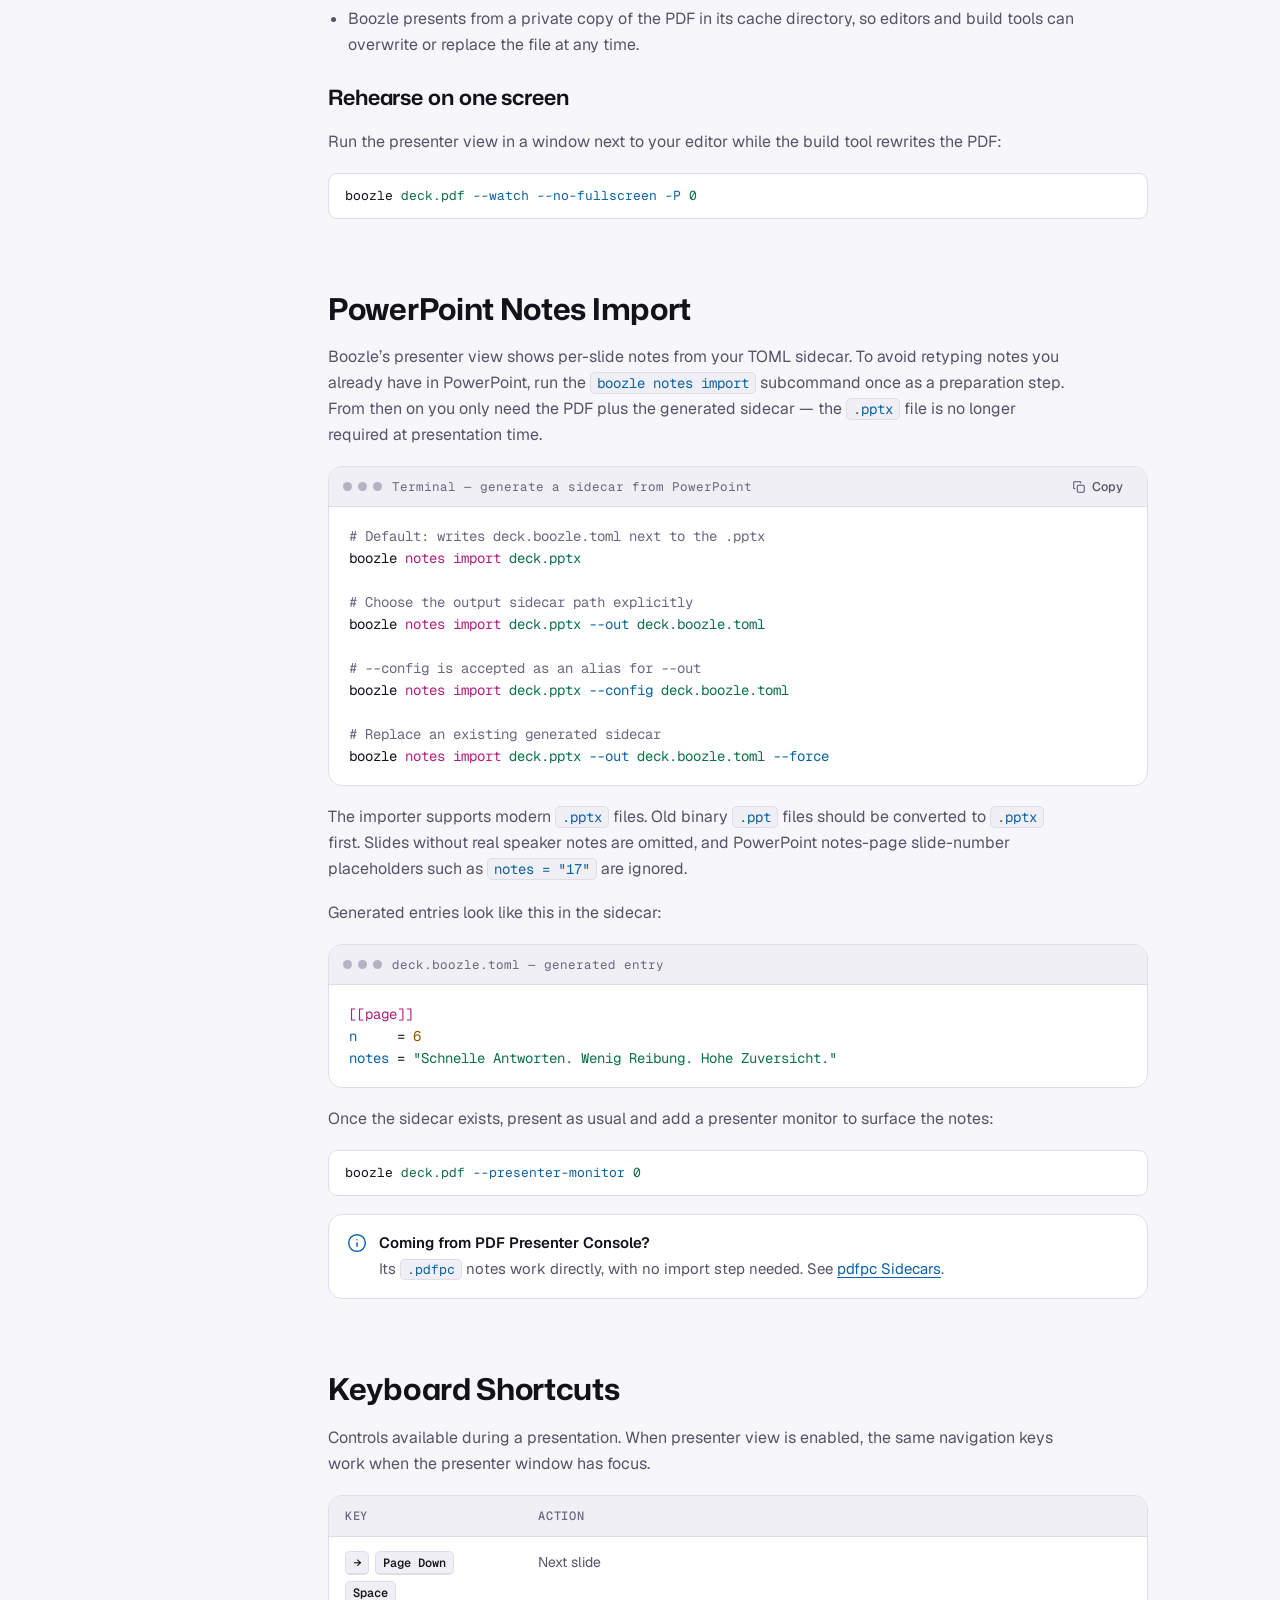
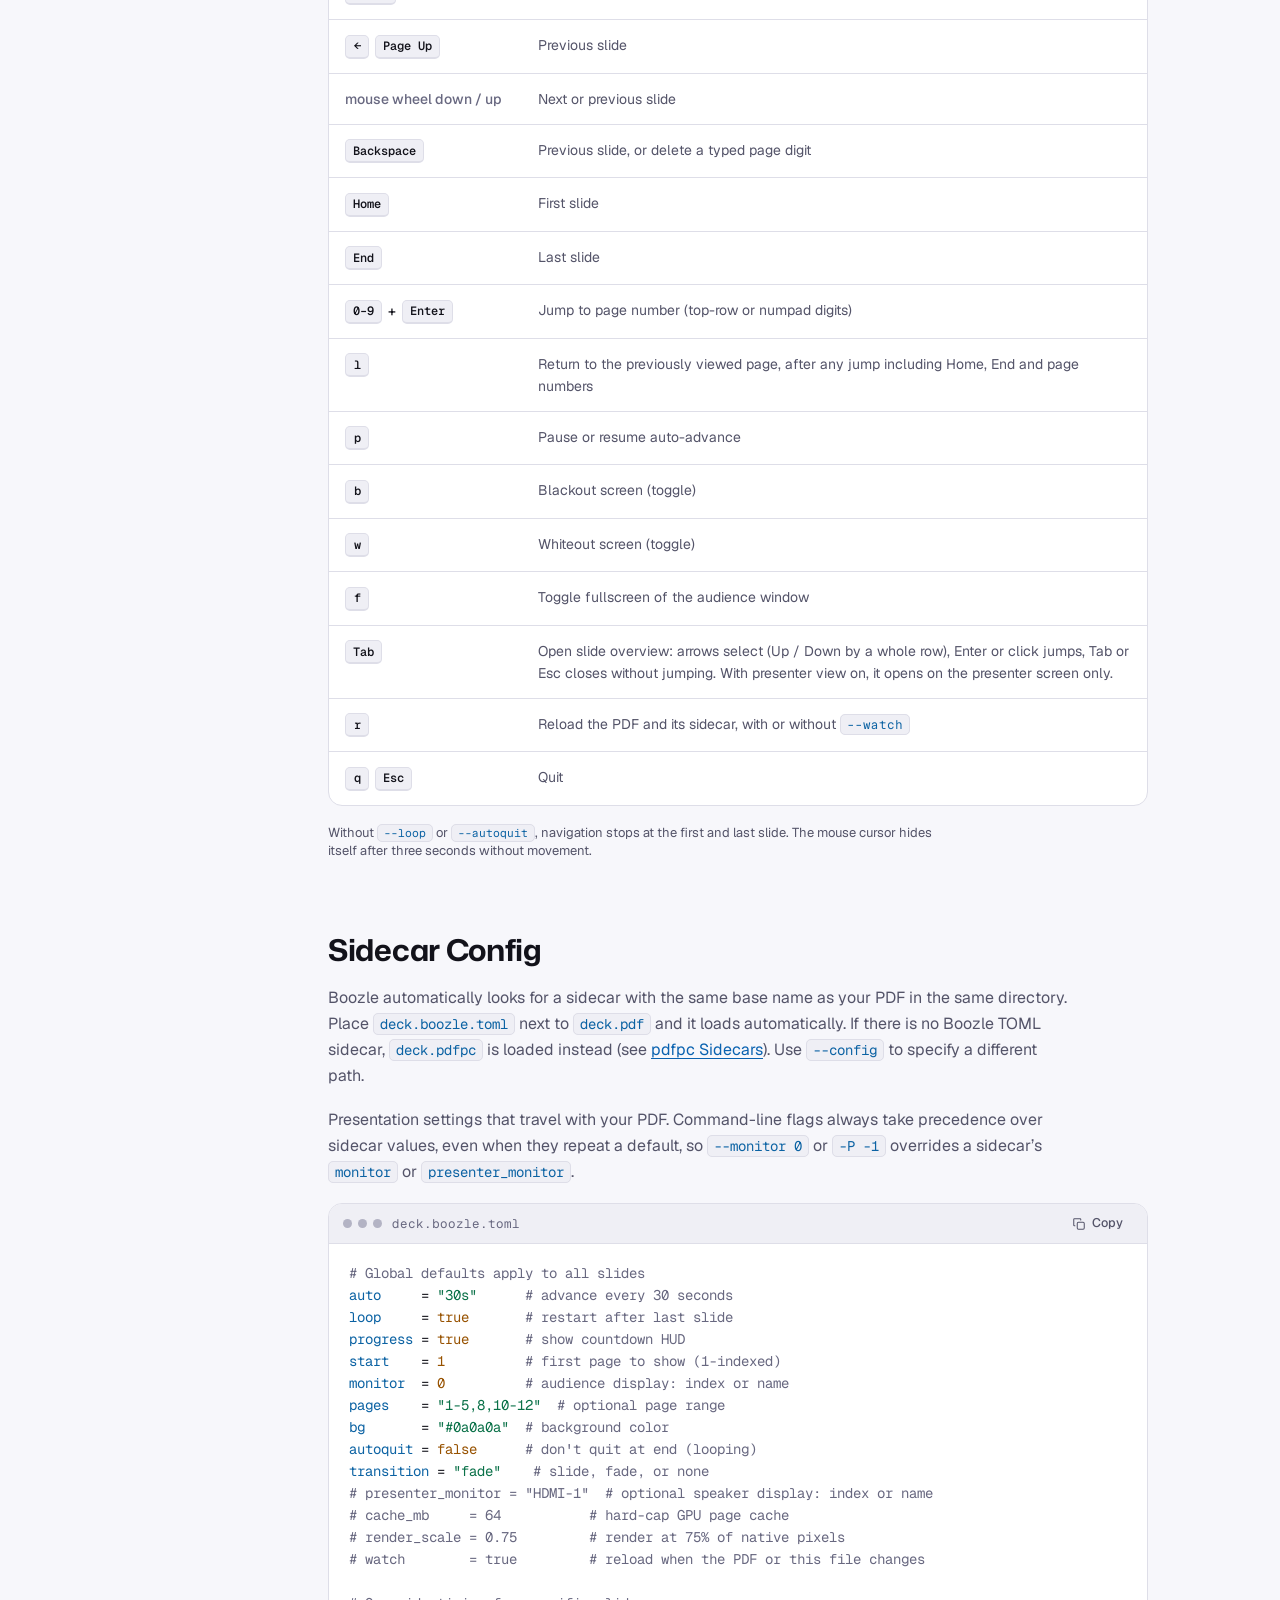
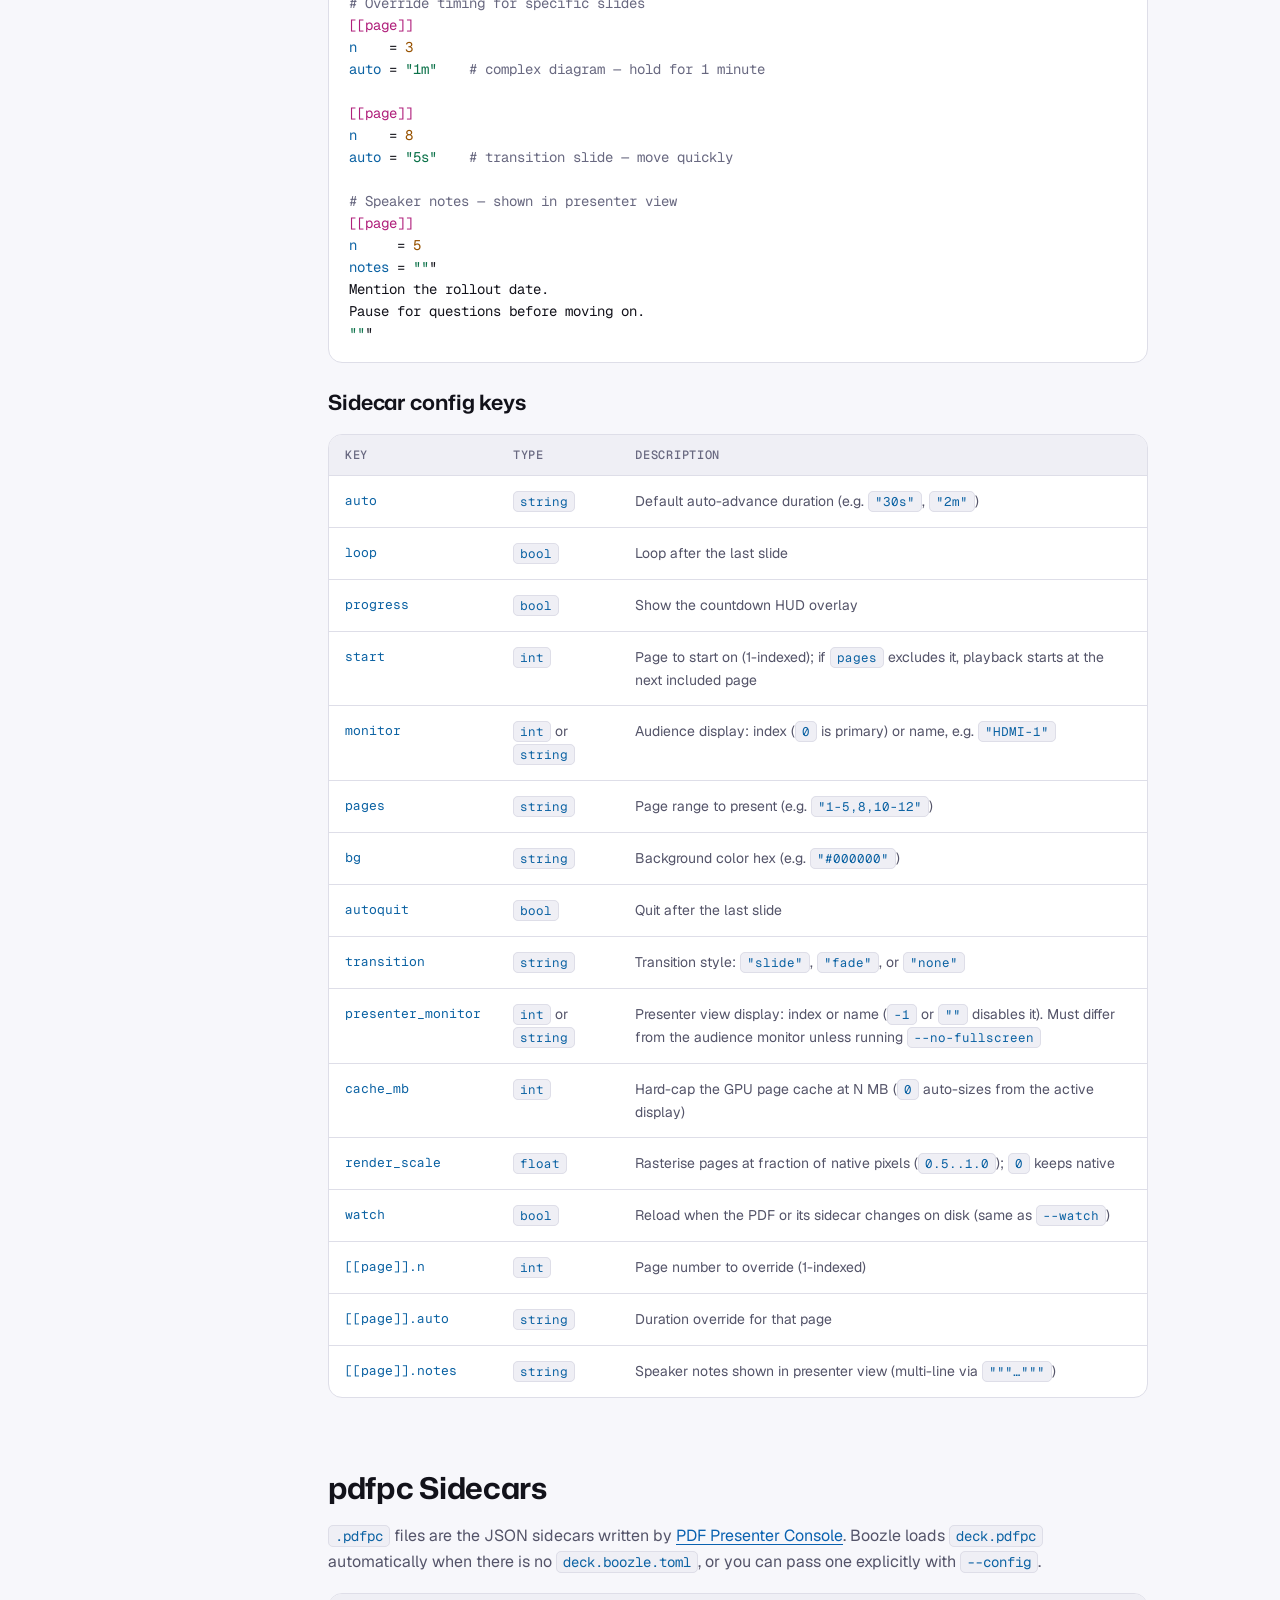
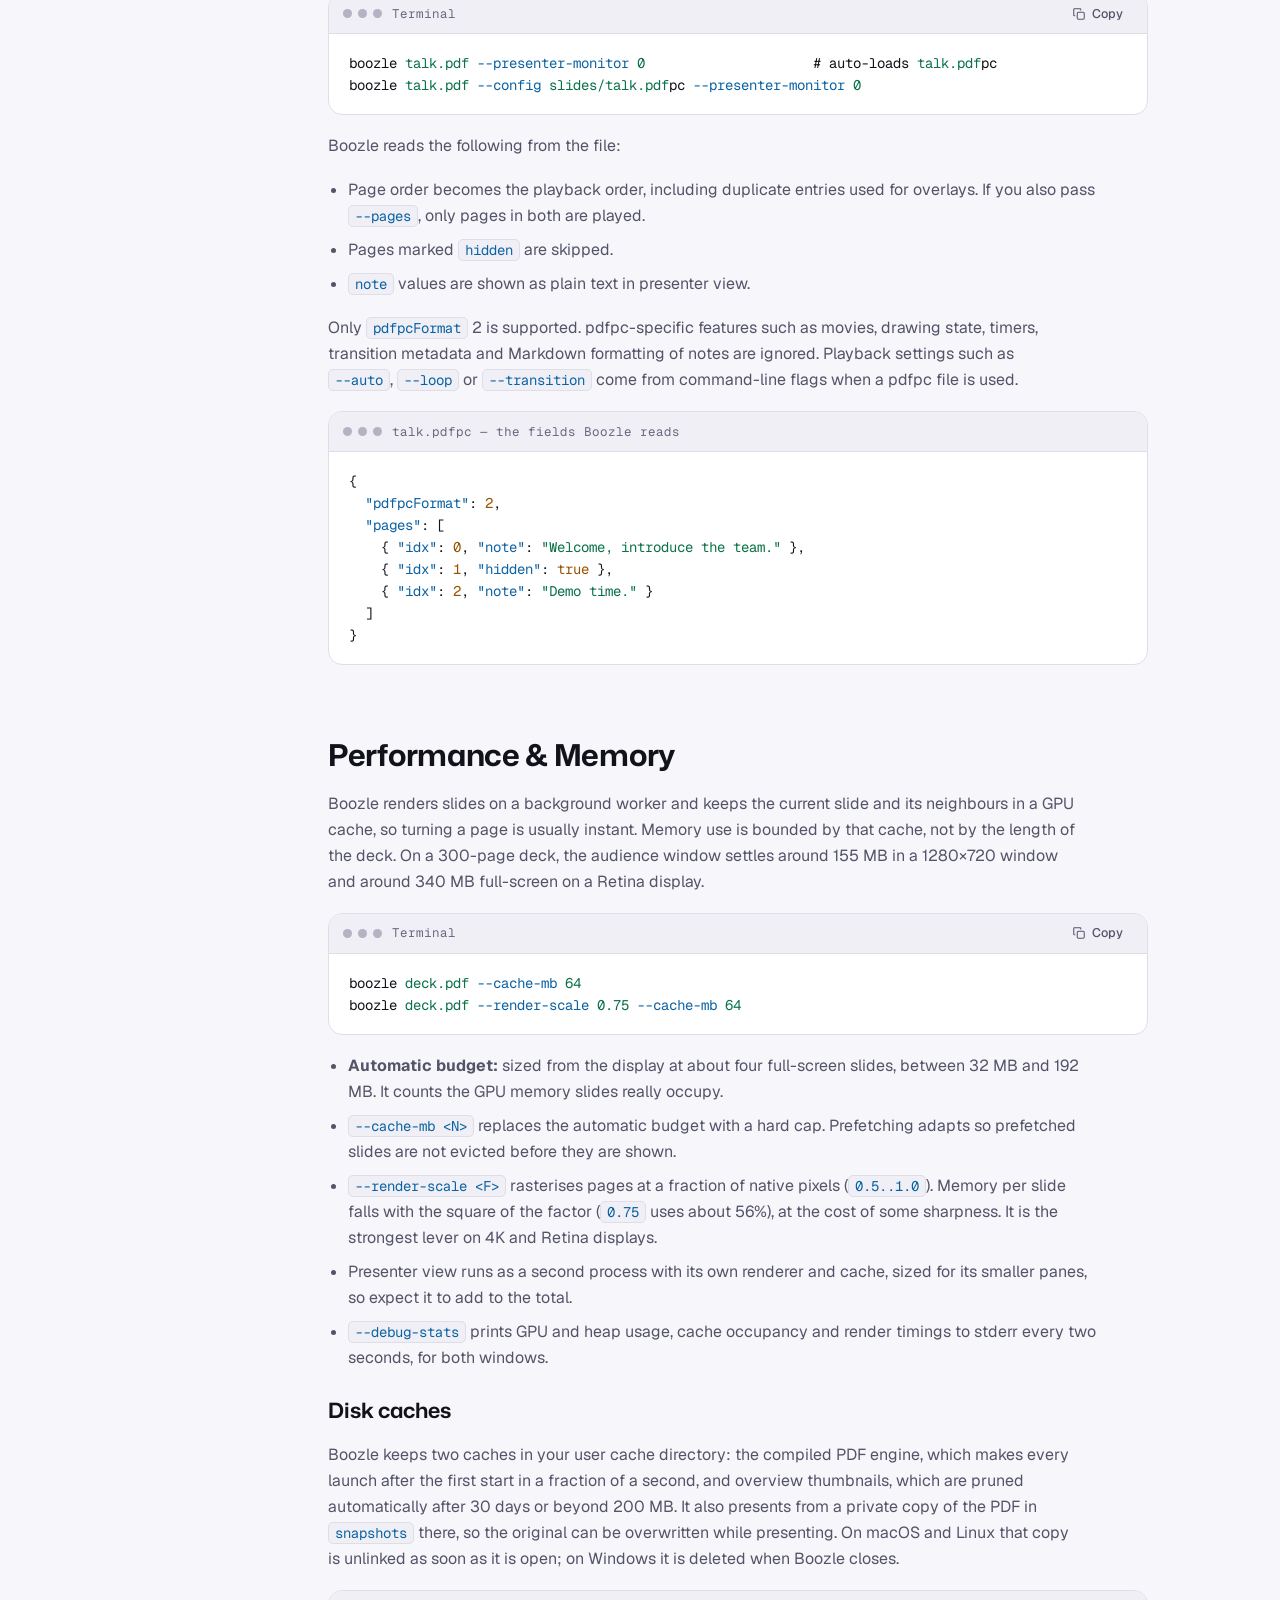
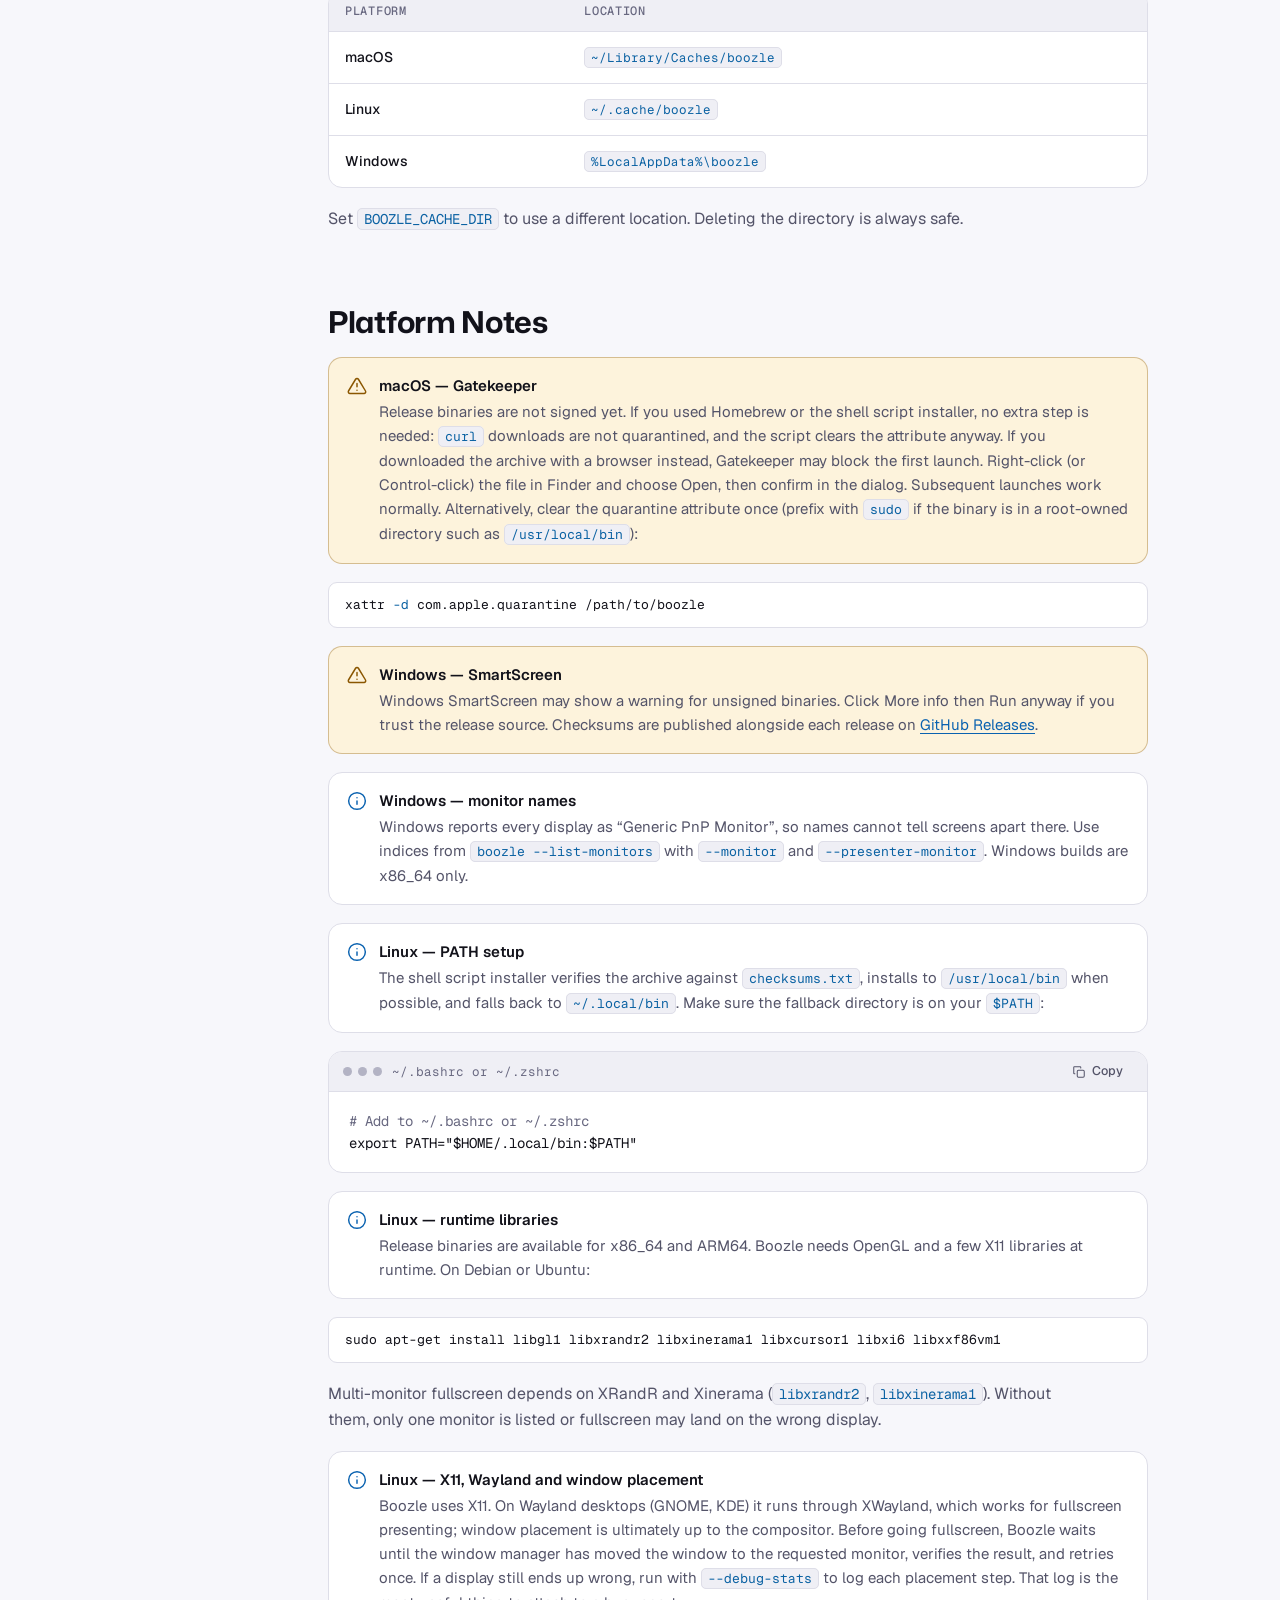
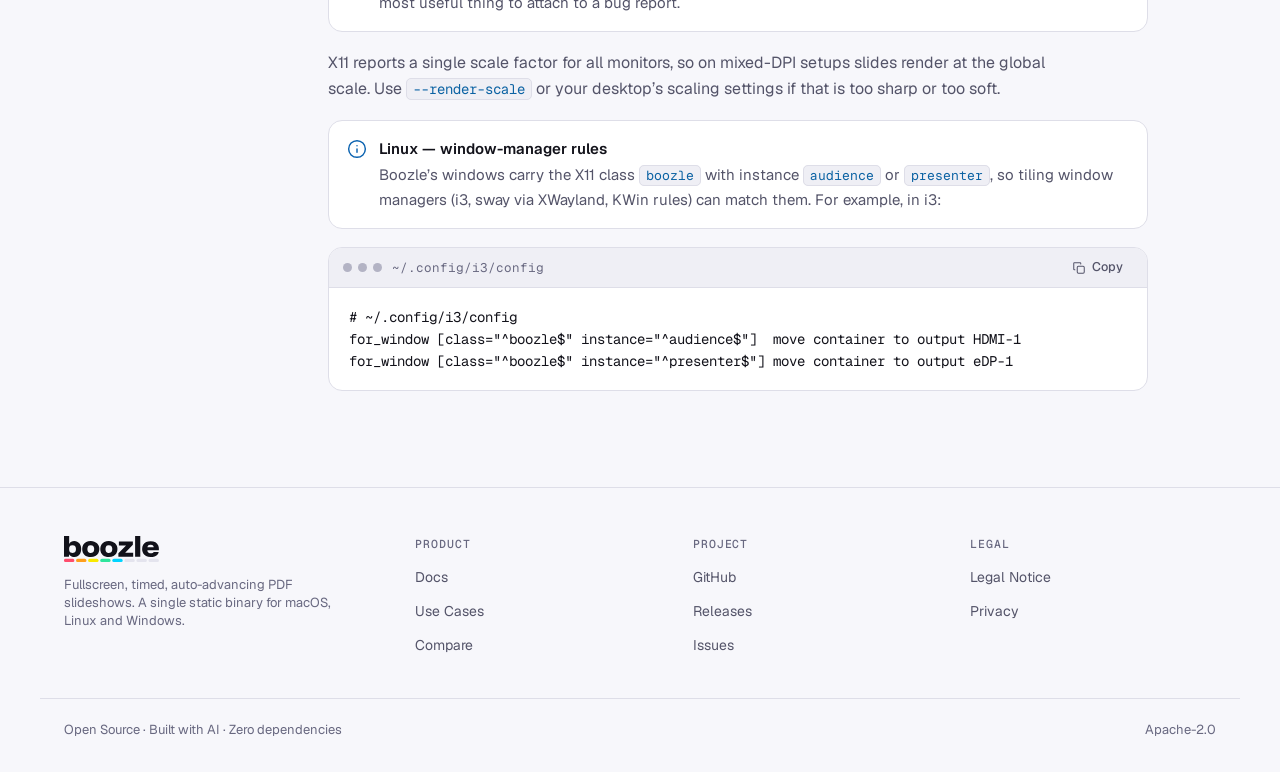
<file: docs.html>
<!DOCTYPE html>
<html lang="en">
<head>
  <meta charset="UTF-8">
  <meta name="viewport" content="width=device-width, initial-scale=1.0">
  <title>Boozle Docs — Auto-Advance PDF Slideshows from the Command Line</title>
  <meta name="description" content="Learn how to run PDF slideshows with auto-advance, looping, per-slide timers, page ranges, monitor selection by index or name, presenter view, and TOML or pdfpc sidecar configuration.">

  <meta property="og:title"       content="Boozle Docs — CLI Reference">
  <meta property="og:description" content="Complete CLI reference, keyboard shortcuts, TOML and pdfpc sidecar guide, and performance tuning for Boozle.">
  <meta property="og:url"         content="https://boozle.io/docs.html">
  <meta name="twitter:card"        content="summary_large_image">
  <meta property="og:image"        content="https://boozle.io/assets/og/boozle-og.png">
  <meta property="og:image:width"  content="1200">
  <meta property="og:image:height" content="630">
  <meta property="og:image:alt"    content="Boozle — auto-advancing PDF slideshows, without the bloat.">
  <meta name="twitter:image"       content="https://boozle.io/assets/og/boozle-og.png">
  <link rel="canonical" href="https://boozle.io/docs.html">
  <meta name="theme-color" content="#0b0b12" media="(prefers-color-scheme: dark)">
  <meta name="theme-color" content="#f7f7fb" media="(prefers-color-scheme: light)">
  <link rel="icon" type="image/svg+xml" href="logos/favicon.svg">
  <link rel="alternate icon" href="logos/favicon.png">
  <link rel="apple-touch-icon" href="logos/apple-touch-icon.png">
  <link rel="preload" href="assets/fonts/MonaSans-Variable.woff2" as="font" type="font/woff2" crossorigin>
  <link rel="preload" href="assets/fonts/Geist-Variable.woff2" as="font" type="font/woff2" crossorigin>
  <script>try{var t=localStorage.getItem('boozle-theme');if(t==='light'||t==='dark')document.documentElement.setAttribute('data-theme',t)}catch(e){}</script>
  <link rel="stylesheet" href="assets/css/style.css">
</head>
<body class="bz pg">
<a class="bz-skip" href="#main">Skip to content</a>
<header class="bz-header"><div class="bz-header__inner">
<a class="bz-header__logo" href="index.html" aria-label="Boozle home"><svg style="height:26px;width:auto;display:block" xmlns="http://www.w3.org/2000/svg" viewBox="53 -729 3326 911" role="img" aria-label="Boozle" class="bz-logo"><path fill="currentColor" d="M415.2 9Q371.9 9 336.7 -2.3Q301.6 -13.6 276.8 -34.3Q251.9 -54.9 238.6 -81.4H231.1L224.6 0H52.6V-729H233.9V-458.6H240.8Q261.3 -500.7 308.5 -525.3Q355.6 -549.9 415.1 -549.9Q469.7 -549.9 513.8 -530.7Q557.9 -511.6 589.5 -475.3Q621.1 -439.1 638.2 -387.5Q655.4 -335.9 655.4 -270.4Q655.4 -183.6 625.5 -120.8Q595.6 -58 541.6 -24.5Q487.6 9 415.2 9ZM351.3 -131.8Q390.4 -131.8 417.4 -148.4Q444.3 -165.1 458.2 -196.5Q472.1 -227.9 472.1 -270.4Q472.1 -303 464.5 -328.5Q456.9 -354 441.9 -371.9Q426.9 -389.8 404.8 -399.4Q382.7 -409 353.8 -409Q315 -409 288 -393.3Q261.1 -377.7 247.5 -350.2Q233.9 -322.7 233.9 -287.4V-253Q233.9 -217.4 248 -190Q262 -162.6 288.6 -147.2Q315.2 -131.8 351.3 -131.8Z M991.2 9.9Q923.4 9.9 868.2 -8.7Q813.1 -27.3 773.3 -63.4Q733.4 -99.6 711.9 -151.6Q690.5 -203.5 690.5 -269.9Q690.5 -356.2 727 -418.8Q763.5 -481.4 830.9 -515.6Q898.3 -549.9 991.2 -549.9Q1058.9 -549.9 1114.1 -531.3Q1169.2 -512.7 1209 -476.6Q1248.7 -440.4 1270.2 -388.6Q1291.7 -336.8 1291.7 -269.9Q1291.7 -184.7 1255.5 -121.6Q1219.2 -58.6 1152.1 -24.4Q1084.9 9.9 991.2 9.9ZM991.1 -132.1Q1028.4 -132.1 1055 -147.7Q1081.7 -163.3 1095.7 -194.2Q1109.7 -225 1109.7 -269.9Q1109.7 -304.1 1101.7 -330Q1093.7 -355.9 1078.5 -373.4Q1063.2 -390.8 1041.3 -399.6Q1019.4 -408.4 991.2 -408.4Q954.3 -408.4 927.6 -392.7Q901 -377.1 886.9 -346.5Q872.8 -315.8 872.8 -269.9Q872.8 -235.8 880.8 -210.1Q888.8 -184.5 904.2 -167.1Q919.5 -149.7 941.4 -140.9Q963.4 -132.1 991.1 -132.1Z M1625.2 9.9Q1557.4 9.9 1502.2 -8.7Q1447.1 -27.3 1407.3 -63.4Q1367.4 -99.6 1345.9 -151.6Q1324.5 -203.5 1324.5 -269.9Q1324.5 -356.2 1361 -418.8Q1397.5 -481.4 1464.9 -515.6Q1532.3 -549.9 1625.2 -549.9Q1692.9 -549.9 1748.1 -531.3Q1803.2 -512.7 1843 -476.6Q1882.7 -440.4 1904.2 -388.6Q1925.7 -336.8 1925.7 -269.9Q1925.7 -184.7 1889.5 -121.6Q1853.2 -58.6 1786.1 -24.4Q1718.9 9.9 1625.2 9.9ZM1625.1 -132.1Q1662.4 -132.1 1689 -147.7Q1715.7 -163.3 1729.7 -194.2Q1743.7 -225 1743.7 -269.9Q1743.7 -304.1 1735.7 -330Q1727.7 -355.9 1712.5 -373.4Q1697.2 -390.8 1675.3 -399.6Q1653.4 -408.4 1625.2 -408.4Q1588.3 -408.4 1561.6 -392.7Q1535 -377.1 1520.9 -346.5Q1506.8 -315.8 1506.8 -269.9Q1506.8 -235.8 1514.8 -210.1Q1522.8 -184.5 1538.2 -167.1Q1553.5 -149.7 1575.4 -140.9Q1597.4 -132.1 1625.1 -132.1Z M1958.9 0V-124.4L2227.4 -399.5H1976.1V-540.1H2465.9V-419L2196.8 -140.6H2477.1V0Z M2544.6 0V-729H2725.9V0Z M3088.6 9.8Q2994.3 9.8 2927.7 -24.7Q2861.2 -59.1 2825.8 -121.3Q2790.5 -183.4 2790.5 -266.1Q2790.5 -354.7 2827.1 -418.1Q2863.8 -481.6 2930.4 -515.5Q2997 -549.4 3086.7 -549.4Q3190.5 -549.4 3258.2 -508.5Q3326 -467.6 3356.2 -395.2Q3386.5 -322.8 3376.5 -228H2975.2Q2975.5 -193.1 2990.4 -169.1Q3005.2 -145.1 3031.9 -132.9Q3058.7 -120.7 3093.9 -120.7Q3133.6 -120.7 3161 -134.9Q3188.4 -149.1 3196.8 -171.6H3371.9Q3363 -115.2 3324.7 -74.7Q3286.4 -34.2 3225.8 -12.2Q3165.1 9.8 3088.6 9.8ZM2972.5 -318.7 2962.2 -331.4H3208.3L3196.5 -319.3Q3197.2 -353.1 3184.2 -376Q3171.2 -398.9 3146.4 -410.7Q3121.7 -422.6 3086.7 -422.6Q3051.9 -422.6 3026.5 -410.1Q3001.1 -397.6 2987.3 -374.2Q2973.5 -350.9 2972.5 -318.7Z"/><rect x="52.6" y="70" width="363.4" height="112.4" rx="56.2" fill="#ff4d6d"/><rect x="475.9" y="70" width="363.4" height="112.4" rx="56.2" fill="#ff9f1c"/><rect x="899.2" y="70" width="363.4" height="112.4" rx="56.2" fill="#f9e900"/><rect x="1322.5" y="70" width="363.4" height="112.4" rx="56.2" fill="#2ee59d"/><rect x="1745.7" y="70" width="363.4" height="112.4" rx="56.2" fill="#00d4ff"/><rect x="2169.0" y="70" width="363.4" height="112.4" rx="56.2" style="fill:var(--track)"/><rect x="2592.3" y="70" width="363.4" height="112.4" rx="56.2" style="fill:var(--track)"/><rect x="3015.6" y="70" width="363.4" height="112.4" rx="56.2" style="fill:var(--track)"/></svg></a>
<nav class="bz-header__nav" aria-label="Primary"><a href="index.html#features">Features</a><a href="index.html#install">Install</a><a href="use-cases.html">Use Cases</a><a href="docs.html" aria-current="page">Docs</a><a href="compare.html">Compare</a></nav>
<div class="bz-header__end"><a class="bz-badge bz-hide-sm" href="docs.html#whats-new"><span class="bz-badge__dot"></span><strong>v1.5.0</strong></a><a class="bz-btn bz-btn--ghost bz-btn--sm bz-hide-sm" href="https://github.com/gethash/boozle"><svg viewBox="0 0 24 24" fill="currentColor" aria-hidden="true"><path d="M12 .5a11.5 11.5 0 00-3.64 22.41c.58.1.79-.25.79-.56v-2c-3.2.7-3.88-1.37-3.88-1.37-.53-1.33-1.28-1.69-1.28-1.69-1.05-.71.08-.7.08-.7 1.16.08 1.77 1.19 1.77 1.19 1.03 1.77 2.7 1.26 3.36.96.1-.75.4-1.26.73-1.55-2.55-.29-5.24-1.28-5.24-5.69 0-1.26.45-2.29 1.19-3.09-.12-.29-.52-1.46.11-3.05 0 0 .97-.31 3.17 1.18a11 11 0 015.77 0c2.2-1.49 3.17-1.18 3.17-1.18.63 1.59.23 2.76.11 3.05.74.8 1.19 1.83 1.19 3.09 0 4.42-2.69 5.39-5.26 5.68.41.36.78 1.06.78 2.14v3.17c0 .31.21.67.8.56A11.5 11.5 0 0012 .5z"/></svg>GitHub</a><button class="bz-icon-btn bz-theme" type="button" data-theme-toggle aria-label="Switch to light theme"><svg class="i-sun" viewBox="0 0 24 24" fill="none" stroke="currentColor" stroke-width="1.75" stroke-linecap="round" stroke-linejoin="round" aria-hidden="true"><circle cx="12" cy="12" r="4"/><path d="M12 2v2M12 20v2M4.93 4.93l1.41 1.41M17.66 17.66l1.41 1.41M2 12h2M20 12h2M4.93 19.07l1.41-1.41M17.66 6.34l1.41-1.41"/></svg><svg class="i-moon" viewBox="0 0 24 24" fill="none" stroke="currentColor" stroke-width="1.75" stroke-linecap="round" stroke-linejoin="round" aria-hidden="true"><path d="M20.5 14.1A8.5 8.5 0 019.9 3.5a8.5 8.5 0 1010.6 10.6z"/></svg></button><a class="bz-btn bz-btn--primary bz-btn--sm" href="index.html#install">Download</a><button class="bz-icon-btn bz-header__menu" type="button" data-menu aria-expanded="false" aria-controls="site-menu" aria-label="Open menu"><svg viewBox="0 0 24 24" fill="none" stroke="currentColor" stroke-width="1.75" stroke-linecap="round" aria-hidden="true"><path d="M4 8h16M4 16h16"/></svg><svg class="i-close" viewBox="0 0 24 24" fill="none" stroke="currentColor" stroke-width="1.75" stroke-linecap="round" aria-hidden="true"><path d="M6 6l12 12M18 6L6 18"/></svg></button></div>
</div>
<nav class="bz-sheet" id="site-menu" data-open="false" aria-label="Menu"><a href="index.html#features">Features</a><a href="index.html#install">Install</a><a href="use-cases.html">Use Cases</a><a href="docs.html">Docs</a><a href="compare.html">Compare</a><hr><a href="https://github.com/gethash/boozle">GitHub <svg style="width:16px;height:16px" viewBox="0 0 24 24" fill="none" stroke="currentColor" stroke-width="1.75" stroke-linecap="round" stroke-linejoin="round" aria-hidden="true"><path d="M5 12h14"/><polyline points="13 6 19 12 13 18"/></svg></a></nav>
</header>
<main id="main"><div class="pg-wrap pg-wrap--docs">
<div class="pg-title"><span class="bz-eyebrow">Documentation</span><h1 class="bz-display-l">Boozle documentation</h1><p class="bz-lede">Everything you need to run auto-advancing PDF slideshows from the command line.</p><nav class="pg-chips" aria-label="On this page"><a href="#quick-start">Quick Start</a><a href="#whats-new">What's New</a><a href="#common-commands">Common Commands</a><a href="#cli-reference">CLI Reference</a><a href="#live-reload">Live Reload</a><a href="#notes-import">PowerPoint Notes</a><a href="#keyboard-shortcuts">Keyboard Shortcuts</a><a href="#sidecar-config">Sidecar Config</a><a href="#pdfpc">pdfpc Sidecars</a><a href="#performance">Performance &amp; Memory</a><a href="#platform-notes">Platform Notes</a></nav></div>
<div class="pg-docs"><aside class="pg-docs__side"><nav class="bz-docnav" aria-label="On this page"><div class="bz-docnav__label">On this page</div><a href="#quick-start" aria-current="true">Quick Start</a><a href="#whats-new">What's New</a><a href="#common-commands">Common Commands</a><a href="#cli-reference">CLI Reference</a><a href="#live-reload">Live Reload</a><a href="#notes-import">PowerPoint Notes</a><a href="#keyboard-shortcuts">Keyboard Shortcuts</a><a href="#sidecar-config">Sidecar Config</a><a href="#pdfpc">pdfpc Sidecars</a><a href="#performance">Performance &amp; Memory</a><a href="#platform-notes">Platform Notes</a></nav></aside><div class="pg-docs__main">
<section class="pg-doc" id="quick-start"><h2 class="bz-h2">Quick Start</h2>
<p>Install Boozle (see the <a href="index.html#install">install guide</a>), then run:</p>
<div class="bz-code"><div class="bz-code__bar"><span class="bz-code__dots" aria-hidden="true"><i></i><i></i><i></i></span><span class="bz-code__title">Terminal</span><button class="bz-copy" type="button" data-copy aria-label="Copy Terminal"><span class="bz-copy__idle"><svg viewBox="0 0 24 24" fill="none" stroke="currentColor" stroke-width="1.75" stroke-linecap="round" stroke-linejoin="round" aria-hidden="true"><rect x="9" y="9" width="12" height="12" rx="2"/><path d="M5 15H4a1 1 0 01-1-1V4a1 1 0 011-1h10a1 1 0 011 1v1"/></svg>Copy</span><span class="bz-copy__done" aria-hidden="true"><svg viewBox="0 0 24 24" fill="none" stroke="currentColor" stroke-width="2" stroke-linecap="round" stroke-linejoin="round" aria-hidden="true"><polyline points="20 6 9 17 4 12"/></svg>Copied</span></button></div><pre><code>boozle <span class="t-str">slides.pdf</span> <span class="t-flag">--auto</span> <span class="t-str">30s</span></code></pre></div>
<p>This opens your PDF fullscreen and advances every 30 seconds. Press <kbd class="bz-kbd">q</kbd> or <kbd class="bz-kbd">Esc</kbd> to quit.</p>
<div class="bz-code"><div class="bz-code__bar"><span class="bz-code__dots" aria-hidden="true"><i></i><i></i><i></i></span><span class="bz-code__title">Loop forever with a progress overlay</span><button class="bz-copy" type="button" data-copy aria-label="Copy Loop forever with a progress overlay"><span class="bz-copy__idle"><svg viewBox="0 0 24 24" fill="none" stroke="currentColor" stroke-width="1.75" stroke-linecap="round" stroke-linejoin="round" aria-hidden="true"><rect x="9" y="9" width="12" height="12" rx="2"/><path d="M5 15H4a1 1 0 01-1-1V4a1 1 0 011-1h10a1 1 0 011 1v1"/></svg>Copy</span><span class="bz-copy__done" aria-hidden="true"><svg viewBox="0 0 24 24" fill="none" stroke="currentColor" stroke-width="2" stroke-linecap="round" stroke-linejoin="round" aria-hidden="true"><polyline points="20 6 9 17 4 12"/></svg>Copied</span></button></div><pre><code>boozle <span class="t-str">slides.pdf</span> <span class="t-flag">--auto</span> <span class="t-str">30s</span> <span class="t-flag">--loop</span> <span class="t-flag">--progress</span></code></pre></div>
</section>

<section class="pg-doc" id="whats-new"><div style="display:flex;gap:12px;align-items:center;flex-wrap:wrap"><h2 class="bz-h2">What’s New in 1.5.0</h2><span class="bz-badge bz-badge--new"><span class="bz-badge__dot"></span>Latest</span></div>
<p>Boozle 1.5.0 adds live reload: rebuild your PDF or edit its sidecar and the deck updates on both screens without a restart. Existing flags, sidecars and shortcuts work as before. Every release is listed on <a href="https://github.com/gethash/boozle/releases">GitHub Releases</a>.</p>
<div class="pg-new"><div style="grid-column:1/-1;padding-right:0;border-right:0"><h3>Live reload</h3><p><code>--watch</code> (or <code>watch = true</code> in the sidecar) reloads the deck when the PDF or its sidecar changes on disk, and <kbd class="bz-kbd">r</kbd> reloads by hand from either window. Both windows stay on the same page, the previous version stays on screen until the new slide is rendered, and a half-written or broken file is ignored until it settles. A reload also re-reads notes, page selection, timings, loop, progress, autoquit, transition and background. See <a href="#live-reload">Live Reload</a>.</p></div><div><h3>Present from a private copy</h3><p>Boozle now presents from a private copy of the PDF in its cache directory, so the original can be overwritten or replaced while presenting without disturbing the open deck. On macOS and Linux the copy is unlinked as soon as it is open, so nothing is left behind.</p></div><div><h3>New window icon</h3><p>The window icon follows the new Boozle logo: the “b” standing on four progress segments.</p></div></div>
<h3 class="bz-h3">1.4.0</h3>
<p>Boozle adopts the Boozle design system, the same identity you see on this site: the presenter view, slide overview and progress HUD use its colours, rounded panels, Geist type and the spectrum reserved for time and progress. Flags, sidecars and keyboard shortcuts are unchanged.</p>
<h3 class="bz-h3">1.3.1</h3>
<div class="pg-new"><div style="grid-column:1/-1;padding-right:0;border-right:0"><h3>Presenter view: room for speaker notes</h3><p>Notes get a dedicated band across the bottom of the presenter window, at least a third of its height, next to a compact clock / slide / elapsed / progress panel; current and next slide sit side by side above it. Notes are drawn as large as they fit (bigger on HiDPI and 4K screens) and only fall back to the old size for long notes.</p></div></div>
<h3 class="bz-h3">1.3.0</h3>
<p>Speed and dependable multi-display setups: Boozle starts almost instantly, uses far less memory, lets you pick displays by name, and reads PDF Presenter Console files.</p>
<div class="pg-new"><div><h3>Monitors by name</h3><p><code>--monitor</code> and <code>--presenter-monitor</code> (and <code>monitor</code> / <code>presenter_monitor</code> in sidecars) accept a display name, or any unique part of one, as well as an index, e.g. <code>--monitor HDMI-1</code>. <code>--list-monitors</code> now prints each display’s name, size and scale, and marks the primary.</p></div><div><h3>pdfpc sidecars</h3><p>Boozle reads <code>.pdfpc</code> files from PDF Presenter Console. Their page order, hidden slides and notes carry over, so existing pdfpc decks work as-is. See <a href="#pdfpc">pdfpc Sidecars</a>.</p></div><div><h3>Overview opens in presenter view</h3><p>With presenter view on, <kbd class="bz-kbd">Tab</kbd> opens the slide grid on the presenter screen only. The audience keeps seeing the current slide until you pick a new one with <kbd class="bz-kbd">Enter</kbd> or a click.</p></div><div><h3>Near-instant startup and much lower memory</h3><p>The compiled PDF engine is cached on disk, so opening a PDF drops from about a second to a few tens of milliseconds after the first run. A new render scheduler keeps navigation off the UI thread and coalesces held arrow keys into one render. The GPU cache now counts real texture sizes. On a 300-page deck the audience window settles around 155 MB instead of ~355 MB in a 1280×720 window, and around 340 MB instead of ~850 MB full-screen on a Retina display. Overview thumbnails are cached across launches. See <a href="#performance">Performance &amp; Memory</a>.</p></div><div><h3>More platforms</h3><p>Every release now ships native binaries for macOS Intel and Linux ARM64, alongside macOS Apple Silicon, Linux x86_64 and Windows x86_64. The curl installer also clears the macOS quarantine flag itself.</p></div><div><h3>Linux window-manager rules and reliable placement</h3><p>Fullscreen windows now land on the requested monitor on Linux: Boozle waits for the window manager, verifies the placement and retries once. Windows carry the X11 class <code>boozle</code> with instance <code>audience</code> or <code>presenter</code>, so tiling window managers can match them. See <a href="#platform-notes">Platform Notes</a>.</p></div><div style="grid-column:1/-1;padding-right:0;border-right:0"><h3>Reliability fixes</h3><p>Flags on the command line now always override the sidecar, even when they repeat a default (<code>--monitor 0</code>, <code>--loop=false</code>, <code>-P -1</code>). <kbd class="bz-kbd">l</kbd> returns to the right slide after any jump, including <kbd class="bz-kbd">Home</kbd>, <kbd class="bz-kbd">End</kbd> and page numbers. Numpad digits work in the audience window. Without <code>--loop</code>, navigation simply stops at the first and last slide. Unknown <code>--transition</code> values are now an error, and PDFs on drive-letter paths open correctly on Windows.</p></div></div>
</section>

<section class="pg-doc" id="common-commands"><h2 class="bz-h2">Common Commands</h2>
<div class="pg-recipes"><div class="pg-recipe"><h3>Loop a PDF slideshow</h3><div class="bz-code bz-code--bare"><pre><code>boozle <span class="t-str">deck.pdf</span> <span class="t-flag">--auto</span> <span class="t-str">20s</span> <span class="t-flag">--loop</span></code></pre></div></div><div class="pg-recipe"><h3>Show a progress overlay</h3><div class="bz-code bz-code--bare"><pre><code>boozle <span class="t-str">deck.pdf</span> <span class="t-flag">--auto</span> <span class="t-str">20s</span> <span class="t-flag">--loop</span> <span class="t-flag">--progress</span></code></pre></div></div><div class="pg-recipe"><h3>Start from page 10</h3><div class="bz-code bz-code--bare"><pre><code>boozle <span class="t-str">deck.pdf</span> <span class="t-flag">--start</span> <span class="t-str">10</span></code></pre></div></div><div class="pg-recipe"><h3>Present selected pages</h3><div class="bz-code bz-code--bare"><pre><code>boozle <span class="t-str">deck.pdf</span> <span class="t-flag">--auto</span> <span class="t-str">30s</span> <span class="t-flag">--pages</span> <span class="t-str">3-7,10</span></code></pre></div></div><div class="pg-recipe"><h3>Use a second monitor</h3><div class="bz-code bz-code--bare"><pre><code>boozle <span class="t-str">deck.pdf</span> <span class="t-flag">--monitor</span> <span class="t-str">1</span></code></pre></div></div><div class="pg-recipe"><h3>Use presenter view on another monitor</h3><div class="bz-code bz-code--bare"><pre><code>boozle <span class="t-str">deck.pdf</span> <span class="t-flag">--monitor</span> <span class="t-str">1</span> <span class="t-flag">--presenter-monitor</span> <span class="t-str">0</span></code></pre></div></div><div class="pg-recipe"><h3>Pick displays by name</h3><div class="bz-code bz-code--bare"><pre><code>boozle <span class="t-str">deck.pdf</span> <span class="t-flag">--monitor</span> <span class="t-str">HDMI-1</span> <span class="t-flag">--presenter-monitor</span> <span class="t-str">0</span></code></pre></div><p>Names are matched case-insensitively, and any unique part works (<code>--monitor hdmi</code>). They stay stable across reboots on macOS and Linux, which makes them the better choice for sidecars.</p></div><div class="pg-recipe"><h3>Present with a pdfpc file</h3><div class="bz-code bz-code--bare"><pre><code>boozle <span class="t-str">talk.pdf</span> <span class="t-flag">--config</span> <span class="t-str">talk.pdf</span>pc <span class="t-flag">--presenter-monitor</span> <span class="t-str">0</span></code></pre></div><p>Uses the page order and notes from PDF Presenter Console. A <code>talk.pdfpc</code> next to <code>talk.pdf</code> is picked up automatically, so <code>--config</code> is only needed for other paths.</p></div><div class="pg-recipe"><h3>Fade between slides</h3><div class="bz-code bz-code--bare"><pre><code>boozle <span class="t-str">deck.pdf</span> <span class="t-flag">--transition</span> <span class="t-str">fade</span></code></pre></div></div><div class="pg-recipe"><h3>Play once and quit</h3><div class="bz-code bz-code--bare"><pre><code>boozle <span class="t-str">deck.pdf</span> <span class="t-flag">--auto</span> <span class="t-str">30s</span> <span class="t-flag">--autoquit</span></code></pre></div></div><div class="pg-recipe"><h3>Custom background color</h3><div class="bz-code bz-code--bare"><pre><code>boozle <span class="t-str">deck.pdf</span> <span class="t-flag">--bg</span> <span class="t-str">#1a1a2e</span></code></pre></div></div><div class="pg-recipe"><h3>Use a sidecar config</h3><div class="bz-code bz-code--bare"><pre><code>boozle <span class="t-str">deck.pdf</span> <span class="t-flag">--config</span> <span class="t-str">deck.boozle.toml</span></code></pre></div></div><div class="pg-recipe"><h3>List connected displays</h3><div class="bz-code bz-code--bare"><pre><code>boozle <span class="t-flag">--list-monitors</span></code></pre></div><p>Prints the index, name, size, and scale of every connected display, marks the primary, then exits. Pass the index or the name to <code>--monitor</code> or <code>--presenter-monitor</code>.</p></div><div class="pg-recipe"><h3>Import PowerPoint speaker notes</h3><div class="bz-code bz-code--bare"><pre><code>boozle<span class="t-sub"> notes import</span> <span class="t-str">deck.pptx</span> <span class="t-flag">--out</span> <span class="t-str">deck.boozle.toml</span></code></pre></div><p>Generates a sidecar with one <code>[[page]]</code> entry per slide that has real speaker notes. The PowerPoint file is no longer needed at presentation time.</p></div><div class="pg-recipe"><h3>Trim memory on big decks</h3><div class="bz-code bz-code--bare"><pre><code>boozle <span class="t-str">deck.pdf</span> <span class="t-flag">--render-scale</span> <span class="t-str">0.75</span> <span class="t-flag">--cache-mb</span> <span class="t-str">64</span></code></pre></div><p>Rasterises at 75% of native pixels and hard-caps the GPU page cache at 64 MB. See <a href="#performance">Performance &amp; Memory</a>.</p></div><div class="pg-recipe"><h3>Reload when the PDF changes</h3><div class="bz-code bz-code--bare"><pre><code>boozle <span class="t-str">slides.pdf</span> <span class="t-flag">--watch</span></code></pre></div></div><div class="pg-recipe"><h3>Lobby loop that picks up a replaced PDF</h3><div class="bz-code bz-code--bare"><pre><code>boozle <span class="t-str">slides.pdf</span> <span class="t-flag">--auto</span> <span class="t-str">20s</span> <span class="t-flag">--loop</span> <span class="t-flag">--watch</span></code></pre></div></div><div class="pg-recipe"><h3>Debug monitor placement</h3><div class="bz-code bz-code--bare"><pre><code>boozle <span class="t-str">deck.pdf</span> <span class="t-flag">--monitor</span> <span class="t-str">1</span> <span class="t-flag">--presenter-monitor</span> <span class="t-str">0</span> <span class="t-flag">--debug-stats</span></code></pre></div><p>Every two seconds, prints memory, render and monitor-placement diagnostics to stderr. Attach this log to bug reports about windows landing on the wrong display.</p></div></div>
</section>

<section class="pg-doc" id="cli-reference"><h2 class="bz-h2">CLI Reference</h2>
<p>All available flags for <code>boozle</code>. Flags given on the command line always override the sidecar, even when they repeat a default.</p>
<div class="bz-table-wrap"><table class="bz-table bz-table--ref"><thead><tr><th>Flag</th><th>Argument</th><th>Description</th></tr></thead><tbody><tr><td>-a, --auto</td><td><code>&lt;duration&gt;</code></td><td>Auto-advance interval. Accepts Go duration strings: <code>30s</code>, <code>2m</code>, <code>500ms</code>.</td></tr><tr><td>-l, --loop</td><td></td><td>Loop back to the first slide after the last page.</td></tr><tr><td>-s, --start</td><td><code>&lt;N&gt;</code></td><td>Start at page N (1-indexed).</td></tr><tr><td>--pages</td><td><code>&lt;range&gt;</code></td><td>Restrict playback to a page range. Supports comma-separated ranges: <code>1-5,8,10-12</code>.</td></tr><tr><td>-m, --monitor</td><td><code>&lt;N|name&gt;</code></td><td>Open the audience presentation on a display, given by index or by name (case-insensitive; any unique part works, e.g. <code>HDMI-1</code>). Display 0 is the primary screen.</td></tr><tr><td>-P, --presenter-monitor</td><td><code>&lt;N|name&gt;</code></td><td>Open presenter view on a display, given by index or name. <code>-1</code> or empty disables it, which also turns off a sidecar’s presenter view. Must be different from <code>--monitor</code> unless paired with <code>--no-fullscreen</code> for local testing.</td></tr><tr><td>-M, --list-monitors</td><td></td><td>Print the index, name, size, and scale of every connected display, marking the primary, then exit.</td></tr><tr><td>--bg</td><td><code>&lt;hex&gt;</code></td><td>Background color behind slides. Accepts <code>#RGB</code>, <code>#RRGGBB</code>, or <code>#RRGGBBAA</code> (default: <code>#000000</code>).</td></tr><tr><td>--progress</td><td></td><td>Show segmented page-position progress and countdown overlay.</td></tr><tr><td>--transition</td><td><code>&lt;style&gt;</code></td><td>Page transition: <code>slide</code> (default), <code>fade</code>, or <code>none</code>. Non-directional jumps always fade. Any other value is an error.</td></tr><tr><td>--autoquit</td><td></td><td>Quit automatically after the last slide.</td></tr><tr><td>--watch</td><td></td><td>Reload when the PDF or its sidecar changes on disk. See <a href="#live-reload">Live Reload</a>.</td></tr><tr><td>--no-fullscreen</td><td></td><td>Run in windowed mode instead of fullscreen.</td></tr><tr><td>--cache-mb</td><td><code>&lt;N&gt;</code></td><td>Hard-cap the GPU page cache at N MB. <code>0</code> auto-sizes from the active display.</td></tr><tr><td>--render-scale</td><td><code>&lt;F&gt;</code></td><td>Rasterise pages at fraction <code>F</code> of native pixels (<code>0.5..1.0</code>). <code>0</code> keeps native. Trades sharpness for less RAM on big decks.</td></tr><tr><td>--config</td><td><code>&lt;path&gt;</code></td><td>Load a specific sidecar, either <code>.boozle.toml</code> or <code>.pdfpc</code> (default: auto-detected next to the PDF).</td></tr><tr><td>--debug-stats</td><td></td><td>Print memory, render and monitor-placement diagnostics to stderr every two seconds. Not listed in <code>--help</code>.</td></tr><tr><td>-h, --help</td><td></td><td>Show help and exit.</td></tr><tr><td>-v, --version</td><td></td><td>Print the Boozle version and exit.</td></tr></tbody></table></div>
</section>

<section class="pg-doc" id="live-reload"><h2 class="bz-h2">Live Reload</h2>
<p>With <code>--watch</code> (or <code>watch = true</code> in the sidecar), Boozle reloads the PDF whenever it changes on disk. That is handy while you rebuild a LaTeX, Typst or Markdown deck during rehearsal, or for a lobby screen whose PDF is replaced on a schedule. It also reloads when the sidecar changes, so edited notes and timings show up too. Press <kbd class="bz-kbd">r</kbd> to reload by hand, with or without <code>--watch</code>.</p>
<div class="bz-code"><div class="bz-code__bar"><span class="bz-code__dots" aria-hidden="true"><i></i><i></i><i></i></span><span class="bz-code__title">Terminal</span><button class="bz-copy" type="button" data-copy aria-label="Copy Terminal"><span class="bz-copy__idle"><svg viewBox="0 0 24 24" fill="none" stroke="currentColor" stroke-width="1.75" stroke-linecap="round" stroke-linejoin="round" aria-hidden="true"><rect x="9" y="9" width="12" height="12" rx="2"/><path d="M5 15H4a1 1 0 01-1-1V4a1 1 0 011-1h10a1 1 0 011 1v1"/></svg>Copy</span><span class="bz-copy__done" aria-hidden="true"><svg viewBox="0 0 24 24" fill="none" stroke="currentColor" stroke-width="2" stroke-linecap="round" stroke-linejoin="round" aria-hidden="true"><polyline points="20 6 9 17 4 12"/></svg>Copied</span></button></div><pre><code>boozle <span class="t-str">slides.pdf</span> <span class="t-flag">--watch</span>
boozle <span class="t-str">slides.pdf</span> <span class="t-flag">--auto</span> <span class="t-str">20s</span> <span class="t-flag">--loop</span> <span class="t-flag">--watch</span></code></pre></div>
<ul><li>Both windows stay on the same page number. If that page no longer exists, Boozle shows the nearest later one, or the last page.</li><li>The previous version stays on screen until the new slide is rendered, so a reload never flashes black.</li><li>A file that is still being written, or that can’t be opened, is ignored and the previous version stays up. Boozle tries again on the next change.</li><li>A reload re-reads notes, <code>pages</code>, <code>auto</code>, per-page timings, <code>loop</code>, <code>progress</code>, <code>autoquit</code>, <code>transition</code> and <code>bg</code>. Monitor, fullscreen, <code>cache_mb</code> and <code>render_scale</code> keep their startup values.</li><li>Boozle presents from a private copy of the PDF in its cache directory, so editors and build tools can overwrite or replace the file at any time.</li></ul>
<h3 class="bz-h3">Rehearse on one screen</h3>
<p>Run the presenter view in a window next to your editor while the build tool rewrites the PDF:</p>
<div class="bz-code bz-code--bare"><pre><code>boozle <span class="t-str">deck.pdf</span> <span class="t-flag">--watch</span> <span class="t-flag">--no-fullscreen</span> <span class="t-flag">-P</span> <span class="t-str">0</span></code></pre></div>
</section>

<section class="pg-doc" id="notes-import"><h2 class="bz-h2">PowerPoint Notes Import</h2>
<p>Boozle’s presenter view shows per-slide notes from your TOML sidecar. To avoid retyping notes you already have in PowerPoint, run the <code>boozle notes import</code> subcommand once as a preparation step. From then on you only need the PDF plus the generated sidecar — the <code>.pptx</code> file is no longer required at presentation time.</p>
<div class="bz-code"><div class="bz-code__bar"><span class="bz-code__dots" aria-hidden="true"><i></i><i></i><i></i></span><span class="bz-code__title">Terminal — generate a sidecar from PowerPoint</span><button class="bz-copy" type="button" data-copy aria-label="Copy Terminal — generate a sidecar from PowerPoint"><span class="bz-copy__idle"><svg viewBox="0 0 24 24" fill="none" stroke="currentColor" stroke-width="1.75" stroke-linecap="round" stroke-linejoin="round" aria-hidden="true"><rect x="9" y="9" width="12" height="12" rx="2"/><path d="M5 15H4a1 1 0 01-1-1V4a1 1 0 011-1h10a1 1 0 011 1v1"/></svg>Copy</span><span class="bz-copy__done" aria-hidden="true"><svg viewBox="0 0 24 24" fill="none" stroke="currentColor" stroke-width="2" stroke-linecap="round" stroke-linejoin="round" aria-hidden="true"><polyline points="20 6 9 17 4 12"/></svg>Copied</span></button></div><pre><code><span class="t-com"># Default: writes deck.boozle.toml next to the .pptx</span>
boozle<span class="t-sub"> notes import</span> <span class="t-str">deck.pptx</span>

<span class="t-com"># Choose the output sidecar path explicitly</span>
boozle<span class="t-sub"> notes import</span> <span class="t-str">deck.pptx</span> <span class="t-flag">--out</span> <span class="t-str">deck.boozle.toml</span>

<span class="t-com"># --config is accepted as an alias for --out</span>
boozle<span class="t-sub"> notes import</span> <span class="t-str">deck.pptx</span> <span class="t-flag">--config</span> <span class="t-str">deck.boozle.toml</span>

<span class="t-com"># Replace an existing generated sidecar</span>
boozle<span class="t-sub"> notes import</span> <span class="t-str">deck.pptx</span> <span class="t-flag">--out</span> <span class="t-str">deck.boozle.toml</span> <span class="t-flag">--force</span></code></pre></div>
<p>The importer supports modern <code>.pptx</code> files. Old binary <code>.ppt</code> files should be converted to <code>.pptx</code> first. Slides without real speaker notes are omitted, and PowerPoint notes-page slide-number placeholders such as <code>notes = "17"</code> are ignored.</p>
<p>Generated entries look like this in the sidecar:</p>
<div class="bz-code"><div class="bz-code__bar"><span class="bz-code__dots" aria-hidden="true"><i></i><i></i><i></i></span><span class="bz-code__title">deck.boozle.toml — generated entry</span></div><pre><code><span class="t-sub">[[page]]</span>
<span class="t-flag">n</span>     = <span class="t-num">6</span>
<span class="t-flag">notes</span> = <span class="t-str">&quot;Schnelle Antworten. Wenig Reibung. Hohe Zuversicht.&quot;</span></code></pre></div>
<p>Once the sidecar exists, present as usual and add a presenter monitor to surface the notes:</p>
<div class="bz-code bz-code--bare"><pre><code>boozle <span class="t-str">deck.pdf</span> <span class="t-flag">--presenter-monitor</span> <span class="t-str">0</span></code></pre></div>
<div class="bz-callout bz-callout--note"><svg viewBox="0 0 24 24" fill="none" stroke="currentColor" stroke-width="1.75" stroke-linecap="round" stroke-linejoin="round" aria-hidden="true"><circle cx="12" cy="12" r="10"/><path d="M12 16v-4M12 8h.01"/></svg><div><strong>Coming from PDF Presenter Console?</strong>Its <code>.pdfpc</code> notes work directly, with no import step needed. See <a href="#pdfpc">pdfpc Sidecars</a>.</div></div>
</section>

<section class="pg-doc" id="keyboard-shortcuts"><h2 class="bz-h2">Keyboard Shortcuts</h2>
<p>Controls available during a presentation. When presenter view is enabled, the same navigation keys work when the presenter window has focus.</p>
<div class="bz-table-wrap"><table class="bz-table"><thead><tr><th>Key</th><th>Action</th></tr></thead><tbody><tr><td style="white-space:nowrap"><span style="display:inline-flex;gap:6px;flex-wrap:wrap"><kbd class="bz-kbd">→</kbd> <kbd class="bz-kbd">Page Down</kbd> <kbd class="bz-kbd">Space</kbd></span></td><td>Next slide</td></tr><tr><td style="white-space:nowrap"><span style="display:inline-flex;gap:6px;flex-wrap:wrap"><kbd class="bz-kbd">←</kbd> <kbd class="bz-kbd">Page Up</kbd></span></td><td>Previous slide</td></tr><tr><td style="white-space:nowrap"><span style="display:inline-flex;gap:6px;flex-wrap:wrap"><span class="bz-dim" style="font-family:var(--font-sans)">mouse wheel down / up</span></span></td><td>Next or previous slide</td></tr><tr><td style="white-space:nowrap"><span style="display:inline-flex;gap:6px;flex-wrap:wrap"><kbd class="bz-kbd">Backspace</kbd></span></td><td>Previous slide, or delete a typed page digit</td></tr><tr><td style="white-space:nowrap"><span style="display:inline-flex;gap:6px;flex-wrap:wrap"><kbd class="bz-kbd">Home</kbd></span></td><td>First slide</td></tr><tr><td style="white-space:nowrap"><span style="display:inline-flex;gap:6px;flex-wrap:wrap"><kbd class="bz-kbd">End</kbd></span></td><td>Last slide</td></tr><tr><td style="white-space:nowrap"><span style="display:inline-flex;gap:6px;flex-wrap:wrap"><kbd class="bz-kbd">0–9</kbd> + <kbd class="bz-kbd">Enter</kbd></span></td><td>Jump to page number (top-row or numpad digits)</td></tr><tr><td style="white-space:nowrap"><span style="display:inline-flex;gap:6px;flex-wrap:wrap"><kbd class="bz-kbd">l</kbd></span></td><td>Return to the previously viewed page, after any jump including Home, End and page numbers</td></tr><tr><td style="white-space:nowrap"><span style="display:inline-flex;gap:6px;flex-wrap:wrap"><kbd class="bz-kbd">p</kbd></span></td><td>Pause or resume auto-advance</td></tr><tr><td style="white-space:nowrap"><span style="display:inline-flex;gap:6px;flex-wrap:wrap"><kbd class="bz-kbd">b</kbd></span></td><td>Blackout screen (toggle)</td></tr><tr><td style="white-space:nowrap"><span style="display:inline-flex;gap:6px;flex-wrap:wrap"><kbd class="bz-kbd">w</kbd></span></td><td>Whiteout screen (toggle)</td></tr><tr><td style="white-space:nowrap"><span style="display:inline-flex;gap:6px;flex-wrap:wrap"><kbd class="bz-kbd">f</kbd></span></td><td>Toggle fullscreen of the audience window</td></tr><tr><td style="white-space:nowrap"><span style="display:inline-flex;gap:6px;flex-wrap:wrap"><kbd class="bz-kbd">Tab</kbd></span></td><td>Open slide overview: arrows select (Up / Down by a whole row), Enter or click jumps, Tab or Esc closes without jumping. With presenter view on, it opens on the presenter screen only.</td></tr><tr><td style="white-space:nowrap"><span style="display:inline-flex;gap:6px;flex-wrap:wrap"><kbd class="bz-kbd">r</kbd></span></td><td>Reload the PDF and its sidecar, with or without <code>--watch</code></td></tr><tr><td style="white-space:nowrap"><span style="display:inline-flex;gap:6px;flex-wrap:wrap"><kbd class="bz-kbd">q</kbd> <kbd class="bz-kbd">Esc</kbd></span></td><td>Quit</td></tr></tbody></table></div>
<p class="bz-caption">Without <code>--loop</code> or <code>--autoquit</code>, navigation stops at the first and last slide. The mouse cursor hides itself after three seconds without movement.</p>
</section>

<section class="pg-doc" id="sidecar-config"><h2 class="bz-h2">Sidecar Config</h2>
<p>Boozle automatically looks for a sidecar with the same base name as your PDF in the same directory. Place <code>deck.boozle.toml</code> next to <code>deck.pdf</code> and it loads automatically. If there is no Boozle TOML sidecar, <code>deck.pdfpc</code> is loaded instead (see <a href="#pdfpc">pdfpc Sidecars</a>). Use <code>--config</code> to specify a different path.</p>
<p>Presentation settings that travel with your PDF. Command-line flags always take precedence over sidecar values, even when they repeat a default, so <code>--monitor 0</code> or <code>-P -1</code> overrides a sidecar’s <code>monitor</code> or <code>presenter_monitor</code>.</p>
<div class="bz-code"><div class="bz-code__bar"><span class="bz-code__dots" aria-hidden="true"><i></i><i></i><i></i></span><span class="bz-code__title">deck.boozle.toml</span><button class="bz-copy" type="button" data-copy aria-label="Copy deck.boozle.toml"><span class="bz-copy__idle"><svg viewBox="0 0 24 24" fill="none" stroke="currentColor" stroke-width="1.75" stroke-linecap="round" stroke-linejoin="round" aria-hidden="true"><rect x="9" y="9" width="12" height="12" rx="2"/><path d="M5 15H4a1 1 0 01-1-1V4a1 1 0 011-1h10a1 1 0 011 1v1"/></svg>Copy</span><span class="bz-copy__done" aria-hidden="true"><svg viewBox="0 0 24 24" fill="none" stroke="currentColor" stroke-width="2" stroke-linecap="round" stroke-linejoin="round" aria-hidden="true"><polyline points="20 6 9 17 4 12"/></svg>Copied</span></button></div><pre><code><span class="t-com"># Global defaults apply to all slides</span>
<span class="t-flag">auto</span>     = <span class="t-str">&quot;30s&quot;</span>      <span class="t-com"># advance every 30 seconds</span>
<span class="t-flag">loop</span>     = <span class="t-num">true</span>       <span class="t-com"># restart after last slide</span>
<span class="t-flag">progress</span> = <span class="t-num">true</span>       <span class="t-com"># show countdown HUD</span>
<span class="t-flag">start</span>    = <span class="t-num">1</span>          <span class="t-com"># first page to show (1-indexed)</span>
<span class="t-flag">monitor</span>  = <span class="t-num">0</span>          <span class="t-com"># audience display: index or name</span>
<span class="t-flag">pages</span>    = <span class="t-str">&quot;1-5,8,10-12&quot;</span>  <span class="t-com"># optional page range</span>
<span class="t-flag">bg</span>       = <span class="t-str">&quot;#0a0a0a&quot;</span>  <span class="t-com"># background color</span>
<span class="t-flag">autoquit</span> = <span class="t-num">false</span>      <span class="t-com"># don&#x27;t quit at end (looping)</span>
<span class="t-flag">transition</span> = <span class="t-str">&quot;fade&quot;</span>    <span class="t-com"># slide, fade, or none</span>
<span class="t-com"># presenter_monitor = &quot;HDMI-1&quot;  # optional speaker display: index or name</span>
<span class="t-com"># cache_mb     = 64           # hard-cap GPU page cache</span>
<span class="t-com"># render_scale = 0.75         # render at 75% of native pixels</span>
<span class="t-com"># watch        = true         # reload when the PDF or this file changes</span>

<span class="t-com"># Override timing for specific slides</span>
<span class="t-sub">[[page]]</span>
<span class="t-flag">n</span>    = <span class="t-num">3</span>
<span class="t-flag">auto</span> = <span class="t-str">&quot;1m&quot;</span>    <span class="t-com"># complex diagram — hold for 1 minute</span>

<span class="t-sub">[[page]]</span>
<span class="t-flag">n</span>    = <span class="t-num">8</span>
<span class="t-flag">auto</span> = <span class="t-str">&quot;5s&quot;</span>    <span class="t-com"># transition slide — move quickly</span>

<span class="t-com"># Speaker notes — shown in presenter view</span>
<span class="t-sub">[[page]]</span>
<span class="t-flag">n</span>     = <span class="t-num">5</span>
<span class="t-flag">notes</span> = <span class="t-str">&quot;&quot;</span>&quot;
Mention the rollout date.
Pause for questions before moving on.
<span class="t-str">&quot;&quot;</span>&quot;</code></pre></div>
<h3 class="bz-h3">Sidecar config keys</h3>
<div class="bz-table-wrap"><table class="bz-table bz-table--ref"><thead><tr><th>Key</th><th>Type</th><th>Description</th></tr></thead><tbody><tr><td>auto</td><td><code>string</code></td><td>Default auto-advance duration (e.g. <code>"30s"</code>, <code>"2m"</code>)</td></tr><tr><td>loop</td><td><code>bool</code></td><td>Loop after the last slide</td></tr><tr><td>progress</td><td><code>bool</code></td><td>Show the countdown HUD overlay</td></tr><tr><td>start</td><td><code>int</code></td><td>Page to start on (1-indexed); if <code>pages</code> excludes it, playback starts at the next included page</td></tr><tr><td>monitor</td><td><code>int</code> or <code>string</code></td><td>Audience display: index (<code>0</code> is primary) or name, e.g. <code>"HDMI-1"</code></td></tr><tr><td>pages</td><td><code>string</code></td><td>Page range to present (e.g. <code>"1-5,8,10-12"</code>)</td></tr><tr><td>bg</td><td><code>string</code></td><td>Background color hex (e.g. <code>"#000000"</code>)</td></tr><tr><td>autoquit</td><td><code>bool</code></td><td>Quit after the last slide</td></tr><tr><td>transition</td><td><code>string</code></td><td>Transition style: <code>"slide"</code>, <code>"fade"</code>, or <code>"none"</code></td></tr><tr><td>presenter_monitor</td><td><code>int</code> or <code>string</code></td><td>Presenter view display: index or name (<code>-1</code> or <code>""</code> disables it). Must differ from the audience monitor unless running <code>--no-fullscreen</code></td></tr><tr><td>cache_mb</td><td><code>int</code></td><td>Hard-cap the GPU page cache at N MB (<code>0</code> auto-sizes from the active display)</td></tr><tr><td>render_scale</td><td><code>float</code></td><td>Rasterise pages at fraction of native pixels (<code>0.5..1.0</code>); <code>0</code> keeps native</td></tr><tr><td>watch</td><td><code>bool</code></td><td>Reload when the PDF or its sidecar changes on disk (same as <code>--watch</code>)</td></tr><tr><td>[[page]].n</td><td><code>int</code></td><td>Page number to override (1-indexed)</td></tr><tr><td>[[page]].auto</td><td><code>string</code></td><td>Duration override for that page</td></tr><tr><td>[[page]].notes</td><td><code>string</code></td><td>Speaker notes shown in presenter view (multi-line via <code>"""…"""</code>)</td></tr></tbody></table></div>
</section>

<section class="pg-doc" id="pdfpc"><h2 class="bz-h2">pdfpc Sidecars</h2>
<p><code>.pdfpc</code> files are the JSON sidecars written by <a href="https://pdfpc.github.io/">PDF Presenter Console</a>. Boozle loads <code>deck.pdfpc</code> automatically when there is no <code>deck.boozle.toml</code>, or you can pass one explicitly with <code>--config</code>.</p>
<div class="bz-code"><div class="bz-code__bar"><span class="bz-code__dots" aria-hidden="true"><i></i><i></i><i></i></span><span class="bz-code__title">Terminal</span><button class="bz-copy" type="button" data-copy aria-label="Copy Terminal"><span class="bz-copy__idle"><svg viewBox="0 0 24 24" fill="none" stroke="currentColor" stroke-width="1.75" stroke-linecap="round" stroke-linejoin="round" aria-hidden="true"><rect x="9" y="9" width="12" height="12" rx="2"/><path d="M5 15H4a1 1 0 01-1-1V4a1 1 0 011-1h10a1 1 0 011 1v1"/></svg>Copy</span><span class="bz-copy__done" aria-hidden="true"><svg viewBox="0 0 24 24" fill="none" stroke="currentColor" stroke-width="2" stroke-linecap="round" stroke-linejoin="round" aria-hidden="true"><polyline points="20 6 9 17 4 12"/></svg>Copied</span></button></div><pre><code>boozle <span class="t-str">talk.pdf</span> <span class="t-flag">--presenter-monitor</span> <span class="t-str">0</span>                     # auto-loads <span class="t-str">talk.pdf</span>pc
boozle <span class="t-str">talk.pdf</span> <span class="t-flag">--config</span> <span class="t-str">slides/talk.pdf</span>pc <span class="t-flag">--presenter-monitor</span> <span class="t-str">0</span></code></pre></div>
<p>Boozle reads the following from the file:</p>
<ul><li>Page order becomes the playback order, including duplicate entries used for overlays. If you also pass <code>--pages</code>, only pages in both are played.</li><li>Pages marked <code>hidden</code> are skipped.</li><li><code>note</code> values are shown as plain text in presenter view.</li></ul>
<p>Only <code>pdfpcFormat</code> 2 is supported. pdfpc-specific features such as movies, drawing state, timers, transition metadata and Markdown formatting of notes are ignored. Playback settings such as <code>--auto</code>, <code>--loop</code> or <code>--transition</code> come from command-line flags when a pdfpc file is used.</p>
<div class="bz-code"><div class="bz-code__bar"><span class="bz-code__dots" aria-hidden="true"><i></i><i></i><i></i></span><span class="bz-code__title">talk.pdfpc — the fields Boozle reads</span></div><pre><code>{
  <span class="t-flag">"pdfpcFormat"</span>: <span class="t-num">2</span>,
  <span class="t-flag">"pages"</span>: [
    { <span class="t-flag">"idx"</span>: <span class="t-num">0</span>, <span class="t-flag">"note"</span>: <span class="t-str">"Welcome, introduce the team."</span> },
    { <span class="t-flag">"idx"</span>: <span class="t-num">1</span>, <span class="t-flag">"hidden"</span>: <span class="t-num">true</span> },
    { <span class="t-flag">"idx"</span>: <span class="t-num">2</span>, <span class="t-flag">"note"</span>: <span class="t-str">"Demo time."</span> }
  ]
}</code></pre></div>
</section>

<section class="pg-doc" id="performance"><h2 class="bz-h2">Performance &amp; Memory</h2>
<p>Boozle renders slides on a background worker and keeps the current slide and its neighbours in a GPU cache, so turning a page is usually instant. Memory use is bounded by that cache, not by the length of the deck. On a 300-page deck, the audience window settles around 155 MB in a 1280×720 window and around 340 MB full-screen on a Retina display.</p>
<div class="bz-code"><div class="bz-code__bar"><span class="bz-code__dots" aria-hidden="true"><i></i><i></i><i></i></span><span class="bz-code__title">Terminal</span><button class="bz-copy" type="button" data-copy aria-label="Copy Terminal"><span class="bz-copy__idle"><svg viewBox="0 0 24 24" fill="none" stroke="currentColor" stroke-width="1.75" stroke-linecap="round" stroke-linejoin="round" aria-hidden="true"><rect x="9" y="9" width="12" height="12" rx="2"/><path d="M5 15H4a1 1 0 01-1-1V4a1 1 0 011-1h10a1 1 0 011 1v1"/></svg>Copy</span><span class="bz-copy__done" aria-hidden="true"><svg viewBox="0 0 24 24" fill="none" stroke="currentColor" stroke-width="2" stroke-linecap="round" stroke-linejoin="round" aria-hidden="true"><polyline points="20 6 9 17 4 12"/></svg>Copied</span></button></div><pre><code>boozle <span class="t-str">deck.pdf</span> <span class="t-flag">--cache-mb</span> <span class="t-str">64</span>
boozle <span class="t-str">deck.pdf</span> <span class="t-flag">--render-scale</span> <span class="t-str">0.75</span> <span class="t-flag">--cache-mb</span> <span class="t-str">64</span></code></pre></div>
<ul><li><strong>Automatic budget:</strong> sized from the display at about four full-screen slides, between 32 MB and 192 MB. It counts the GPU memory slides really occupy.</li><li><code>--cache-mb &lt;N&gt;</code> replaces the automatic budget with a hard cap. Prefetching adapts so prefetched slides are not evicted before they are shown.</li><li><code>--render-scale &lt;F&gt;</code> rasterises pages at a fraction of native pixels (<code>0.5..1.0</code>). Memory per slide falls with the square of the factor (<code>0.75</code> uses about 56%), at the cost of some sharpness. It is the strongest lever on 4K and Retina displays.</li><li>Presenter view runs as a second process with its own renderer and cache, sized for its smaller panes, so expect it to add to the total.</li><li><code>--debug-stats</code> prints GPU and heap usage, cache occupancy and render timings to stderr every two seconds, for both windows.</li></ul>
<h3 class="bz-h3">Disk caches</h3>
<p>Boozle keeps two caches in your user cache directory: the compiled PDF engine, which makes every launch after the first start in a fraction of a second, and overview thumbnails, which are pruned automatically after 30 days or beyond 200 MB. It also presents from a private copy of the PDF in <code>snapshots</code> there, so the original can be overwritten while presenting. On macOS and Linux that copy is unlinked as soon as it is open; on Windows it is deleted when Boozle closes.</p>
<div class="bz-table-wrap"><table class="bz-table"><thead><tr><th>Platform</th><th>Location</th></tr></thead><tbody><tr><td>macOS</td><td><code>~/Library/Caches/boozle</code></td></tr><tr><td>Linux</td><td><code>~/.cache/boozle</code></td></tr><tr><td>Windows</td><td><code>%LocalAppData%\boozle</code></td></tr></tbody></table></div>
<p>Set <code>BOOZLE_CACHE_DIR</code> to use a different location. Deleting the directory is always safe.</p>
</section>

<section class="pg-doc" id="platform-notes"><h2 class="bz-h2">Platform Notes</h2>
<div class="bz-callout bz-callout--warning"><svg viewBox="0 0 24 24" fill="none" stroke="currentColor" stroke-width="1.75" stroke-linecap="round" stroke-linejoin="round" aria-hidden="true"><path d="M10.3 3.9L1.8 18a2 2 0 001.7 3h17a2 2 0 001.7-3L13.7 3.9a2 2 0 00-3.4 0z"/><path d="M12 9v4M12 17h.01"/></svg><div><strong>macOS — Gatekeeper</strong>Release binaries are not signed yet. If you used Homebrew or the shell script installer, no extra step is needed: <code>curl</code> downloads are not quarantined, and the script clears the attribute anyway. If you downloaded the archive with a browser instead, Gatekeeper may block the first launch. Right-click (or Control-click) the file in Finder and choose Open, then confirm in the dialog. Subsequent launches work normally. Alternatively, clear the quarantine attribute once (prefix with <code>sudo</code> if the binary is in a root-owned directory such as <code>/usr/local/bin</code>):</div></div>
<div class="bz-code bz-code--bare"><pre><code>xattr <span class="t-flag">-d</span> com.apple.quarantine /path/to/boozle</code></pre></div>
<div class="bz-callout bz-callout--warning"><svg viewBox="0 0 24 24" fill="none" stroke="currentColor" stroke-width="1.75" stroke-linecap="round" stroke-linejoin="round" aria-hidden="true"><path d="M10.3 3.9L1.8 18a2 2 0 001.7 3h17a2 2 0 001.7-3L13.7 3.9a2 2 0 00-3.4 0z"/><path d="M12 9v4M12 17h.01"/></svg><div><strong>Windows — SmartScreen</strong>Windows SmartScreen may show a warning for unsigned binaries. Click More info then Run anyway if you trust the release source. Checksums are published alongside each release on <a href="https://github.com/gethash/boozle/releases">GitHub Releases</a>.</div></div>
<div class="bz-callout bz-callout--note"><svg viewBox="0 0 24 24" fill="none" stroke="currentColor" stroke-width="1.75" stroke-linecap="round" stroke-linejoin="round" aria-hidden="true"><circle cx="12" cy="12" r="10"/><path d="M12 16v-4M12 8h.01"/></svg><div><strong>Windows — monitor names</strong>Windows reports every display as “Generic PnP Monitor”, so names cannot tell screens apart there. Use indices from <code>boozle --list-monitors</code> with <code>--monitor</code> and <code>--presenter-monitor</code>. Windows builds are x86_64 only.</div></div>
<div class="bz-callout bz-callout--note"><svg viewBox="0 0 24 24" fill="none" stroke="currentColor" stroke-width="1.75" stroke-linecap="round" stroke-linejoin="round" aria-hidden="true"><circle cx="12" cy="12" r="10"/><path d="M12 16v-4M12 8h.01"/></svg><div><strong>Linux — PATH setup</strong>The shell script installer verifies the archive against <code>checksums.txt</code>, installs to <code>/usr/local/bin</code> when possible, and falls back to <code>~/.local/bin</code>. Make sure the fallback directory is on your <code>$PATH</code>:</div></div>
<div class="bz-code"><div class="bz-code__bar"><span class="bz-code__dots" aria-hidden="true"><i></i><i></i><i></i></span><span class="bz-code__title">~/.bashrc or ~/.zshrc</span><button class="bz-copy" type="button" data-copy aria-label="Copy ~/.bashrc or ~/.zshrc"><span class="bz-copy__idle"><svg viewBox="0 0 24 24" fill="none" stroke="currentColor" stroke-width="1.75" stroke-linecap="round" stroke-linejoin="round" aria-hidden="true"><rect x="9" y="9" width="12" height="12" rx="2"/><path d="M5 15H4a1 1 0 01-1-1V4a1 1 0 011-1h10a1 1 0 011 1v1"/></svg>Copy</span><span class="bz-copy__done" aria-hidden="true"><svg viewBox="0 0 24 24" fill="none" stroke="currentColor" stroke-width="2" stroke-linecap="round" stroke-linejoin="round" aria-hidden="true"><polyline points="20 6 9 17 4 12"/></svg>Copied</span></button></div><pre><code><span class="t-com"># Add to ~/.bashrc or ~/.zshrc</span>
export PATH=&quot;$HOME/.local/bin:$PATH&quot;</code></pre></div>
<div class="bz-callout bz-callout--note"><svg viewBox="0 0 24 24" fill="none" stroke="currentColor" stroke-width="1.75" stroke-linecap="round" stroke-linejoin="round" aria-hidden="true"><circle cx="12" cy="12" r="10"/><path d="M12 16v-4M12 8h.01"/></svg><div><strong>Linux — runtime libraries</strong>Release binaries are available for x86_64 and ARM64. Boozle needs OpenGL and a few X11 libraries at runtime. On Debian or Ubuntu:</div></div>
<div class="bz-code bz-code--bare"><pre><code>sudo apt-get install libgl1 libxrandr2 libxinerama1 libxcursor1 libxi6 libxxf86vm1</code></pre></div>
<p>Multi-monitor fullscreen depends on XRandR and Xinerama (<code>libxrandr2</code>, <code>libxinerama1</code>). Without them, only one monitor is listed or fullscreen may land on the wrong display.</p>
<div class="bz-callout bz-callout--note"><svg viewBox="0 0 24 24" fill="none" stroke="currentColor" stroke-width="1.75" stroke-linecap="round" stroke-linejoin="round" aria-hidden="true"><circle cx="12" cy="12" r="10"/><path d="M12 16v-4M12 8h.01"/></svg><div><strong>Linux — X11, Wayland and window placement</strong>Boozle uses X11. On Wayland desktops (GNOME, KDE) it runs through XWayland, which works for fullscreen presenting; window placement is ultimately up to the compositor. Before going fullscreen, Boozle waits until the window manager has moved the window to the requested monitor, verifies the result, and retries once. If a display still ends up wrong, run with <code>--debug-stats</code> to log each placement step. That log is the most useful thing to attach to a bug report.</div></div>
<p>X11 reports a single scale factor for all monitors, so on mixed-DPI setups slides render at the global scale. Use <code>--render-scale</code> or your desktop’s scaling settings if that is too sharp or too soft.</p>
<div class="bz-callout bz-callout--note"><svg viewBox="0 0 24 24" fill="none" stroke="currentColor" stroke-width="1.75" stroke-linecap="round" stroke-linejoin="round" aria-hidden="true"><circle cx="12" cy="12" r="10"/><path d="M12 16v-4M12 8h.01"/></svg><div><strong>Linux — window-manager rules</strong>Boozle’s windows carry the X11 class <code>boozle</code> with instance <code>audience</code> or <code>presenter</code>, so tiling window managers (i3, sway via XWayland, KWin rules) can match them. For example, in i3:</div></div>
<div class="bz-code"><div class="bz-code__bar"><span class="bz-code__dots" aria-hidden="true"><i></i><i></i><i></i></span><span class="bz-code__title">~/.config/i3/config</span><button class="bz-copy" type="button" data-copy aria-label="Copy ~/.config/i3/config"><span class="bz-copy__idle"><svg viewBox="0 0 24 24" fill="none" stroke="currentColor" stroke-width="1.75" stroke-linecap="round" stroke-linejoin="round" aria-hidden="true"><rect x="9" y="9" width="12" height="12" rx="2"/><path d="M5 15H4a1 1 0 01-1-1V4a1 1 0 011-1h10a1 1 0 011 1v1"/></svg>Copy</span><span class="bz-copy__done" aria-hidden="true"><svg viewBox="0 0 24 24" fill="none" stroke="currentColor" stroke-width="2" stroke-linecap="round" stroke-linejoin="round" aria-hidden="true"><polyline points="20 6 9 17 4 12"/></svg>Copied</span></button></div><pre><code># ~/.config/i3/config
for_window [class="^boozle$" instance="^audience$"]  move container to output HDMI-1
for_window [class="^boozle$" instance="^presenter$"] move container to output eDP-1</code></pre></div>
</section>
</div></div>
</div></main>
<footer class="bz-footer"><div class="bz-footer__inner">
<div style="display:grid;gap:14px;align-content:start;color:var(--ink)"><svg style="height:26px;width:auto;display:block" xmlns="http://www.w3.org/2000/svg" viewBox="53 -729 3326 911" role="img" aria-label="Boozle" class="bz-logo"><path fill="currentColor" d="M415.2 9Q371.9 9 336.7 -2.3Q301.6 -13.6 276.8 -34.3Q251.9 -54.9 238.6 -81.4H231.1L224.6 0H52.6V-729H233.9V-458.6H240.8Q261.3 -500.7 308.5 -525.3Q355.6 -549.9 415.1 -549.9Q469.7 -549.9 513.8 -530.7Q557.9 -511.6 589.5 -475.3Q621.1 -439.1 638.2 -387.5Q655.4 -335.9 655.4 -270.4Q655.4 -183.6 625.5 -120.8Q595.6 -58 541.6 -24.5Q487.6 9 415.2 9ZM351.3 -131.8Q390.4 -131.8 417.4 -148.4Q444.3 -165.1 458.2 -196.5Q472.1 -227.9 472.1 -270.4Q472.1 -303 464.5 -328.5Q456.9 -354 441.9 -371.9Q426.9 -389.8 404.8 -399.4Q382.7 -409 353.8 -409Q315 -409 288 -393.3Q261.1 -377.7 247.5 -350.2Q233.9 -322.7 233.9 -287.4V-253Q233.9 -217.4 248 -190Q262 -162.6 288.6 -147.2Q315.2 -131.8 351.3 -131.8Z M991.2 9.9Q923.4 9.9 868.2 -8.7Q813.1 -27.3 773.3 -63.4Q733.4 -99.6 711.9 -151.6Q690.5 -203.5 690.5 -269.9Q690.5 -356.2 727 -418.8Q763.5 -481.4 830.9 -515.6Q898.3 -549.9 991.2 -549.9Q1058.9 -549.9 1114.1 -531.3Q1169.2 -512.7 1209 -476.6Q1248.7 -440.4 1270.2 -388.6Q1291.7 -336.8 1291.7 -269.9Q1291.7 -184.7 1255.5 -121.6Q1219.2 -58.6 1152.1 -24.4Q1084.9 9.9 991.2 9.9ZM991.1 -132.1Q1028.4 -132.1 1055 -147.7Q1081.7 -163.3 1095.7 -194.2Q1109.7 -225 1109.7 -269.9Q1109.7 -304.1 1101.7 -330Q1093.7 -355.9 1078.5 -373.4Q1063.2 -390.8 1041.3 -399.6Q1019.4 -408.4 991.2 -408.4Q954.3 -408.4 927.6 -392.7Q901 -377.1 886.9 -346.5Q872.8 -315.8 872.8 -269.9Q872.8 -235.8 880.8 -210.1Q888.8 -184.5 904.2 -167.1Q919.5 -149.7 941.4 -140.9Q963.4 -132.1 991.1 -132.1Z M1625.2 9.9Q1557.4 9.9 1502.2 -8.7Q1447.1 -27.3 1407.3 -63.4Q1367.4 -99.6 1345.9 -151.6Q1324.5 -203.5 1324.5 -269.9Q1324.5 -356.2 1361 -418.8Q1397.5 -481.4 1464.9 -515.6Q1532.3 -549.9 1625.2 -549.9Q1692.9 -549.9 1748.1 -531.3Q1803.2 -512.7 1843 -476.6Q1882.7 -440.4 1904.2 -388.6Q1925.7 -336.8 1925.7 -269.9Q1925.7 -184.7 1889.5 -121.6Q1853.2 -58.6 1786.1 -24.4Q1718.9 9.9 1625.2 9.9ZM1625.1 -132.1Q1662.4 -132.1 1689 -147.7Q1715.7 -163.3 1729.7 -194.2Q1743.7 -225 1743.7 -269.9Q1743.7 -304.1 1735.7 -330Q1727.7 -355.9 1712.5 -373.4Q1697.2 -390.8 1675.3 -399.6Q1653.4 -408.4 1625.2 -408.4Q1588.3 -408.4 1561.6 -392.7Q1535 -377.1 1520.9 -346.5Q1506.8 -315.8 1506.8 -269.9Q1506.8 -235.8 1514.8 -210.1Q1522.8 -184.5 1538.2 -167.1Q1553.5 -149.7 1575.4 -140.9Q1597.4 -132.1 1625.1 -132.1Z M1958.9 0V-124.4L2227.4 -399.5H1976.1V-540.1H2465.9V-419L2196.8 -140.6H2477.1V0Z M2544.6 0V-729H2725.9V0Z M3088.6 9.8Q2994.3 9.8 2927.7 -24.7Q2861.2 -59.1 2825.8 -121.3Q2790.5 -183.4 2790.5 -266.1Q2790.5 -354.7 2827.1 -418.1Q2863.8 -481.6 2930.4 -515.5Q2997 -549.4 3086.7 -549.4Q3190.5 -549.4 3258.2 -508.5Q3326 -467.6 3356.2 -395.2Q3386.5 -322.8 3376.5 -228H2975.2Q2975.5 -193.1 2990.4 -169.1Q3005.2 -145.1 3031.9 -132.9Q3058.7 -120.7 3093.9 -120.7Q3133.6 -120.7 3161 -134.9Q3188.4 -149.1 3196.8 -171.6H3371.9Q3363 -115.2 3324.7 -74.7Q3286.4 -34.2 3225.8 -12.2Q3165.1 9.8 3088.6 9.8ZM2972.5 -318.7 2962.2 -331.4H3208.3L3196.5 -319.3Q3197.2 -353.1 3184.2 -376Q3171.2 -398.9 3146.4 -410.7Q3121.7 -422.6 3086.7 -422.6Q3051.9 -422.6 3026.5 -410.1Q3001.1 -397.6 2987.3 -374.2Q2973.5 -350.9 2972.5 -318.7Z"/><rect x="52.6" y="70" width="363.4" height="112.4" rx="56.2" fill="#ff4d6d"/><rect x="475.9" y="70" width="363.4" height="112.4" rx="56.2" fill="#ff9f1c"/><rect x="899.2" y="70" width="363.4" height="112.4" rx="56.2" fill="#f9e900"/><rect x="1322.5" y="70" width="363.4" height="112.4" rx="56.2" fill="#2ee59d"/><rect x="1745.7" y="70" width="363.4" height="112.4" rx="56.2" fill="#00d4ff"/><rect x="2169.0" y="70" width="363.4" height="112.4" rx="56.2" style="fill:var(--track)"/><rect x="2592.3" y="70" width="363.4" height="112.4" rx="56.2" style="fill:var(--track)"/><rect x="3015.6" y="70" width="363.4" height="112.4" rx="56.2" style="fill:var(--track)"/></svg><p class="bz-caption" style="margin:0;max-width:32ch">Fullscreen, timed, auto-advancing PDF slideshows. A single static binary for macOS, Linux and Windows.</p></div>
<div><h4>Product</h4><ul><li><a href="docs.html">Docs</a></li><li><a href="use-cases.html">Use Cases</a></li><li><a href="compare.html">Compare</a></li></ul></div>
<div><h4>Project</h4><ul><li><a href="https://github.com/gethash/boozle">GitHub</a></li><li><a href="https://github.com/gethash/boozle/releases">Releases</a></li><li><a href="https://github.com/gethash/boozle/issues">Issues</a></li></ul></div>
<div><h4>Legal</h4><ul><li><a href="legal-notice.html">Legal Notice</a></li><li><a href="privacy.html">Privacy</a></li></ul></div>
</div><div class="bz-footer__base"><span>Open Source · Built with AI · Zero dependencies</span><span>Apache-2.0</span></div></footer>
<script src="assets/js/main.js"></script>
</body>
</html>
</file>
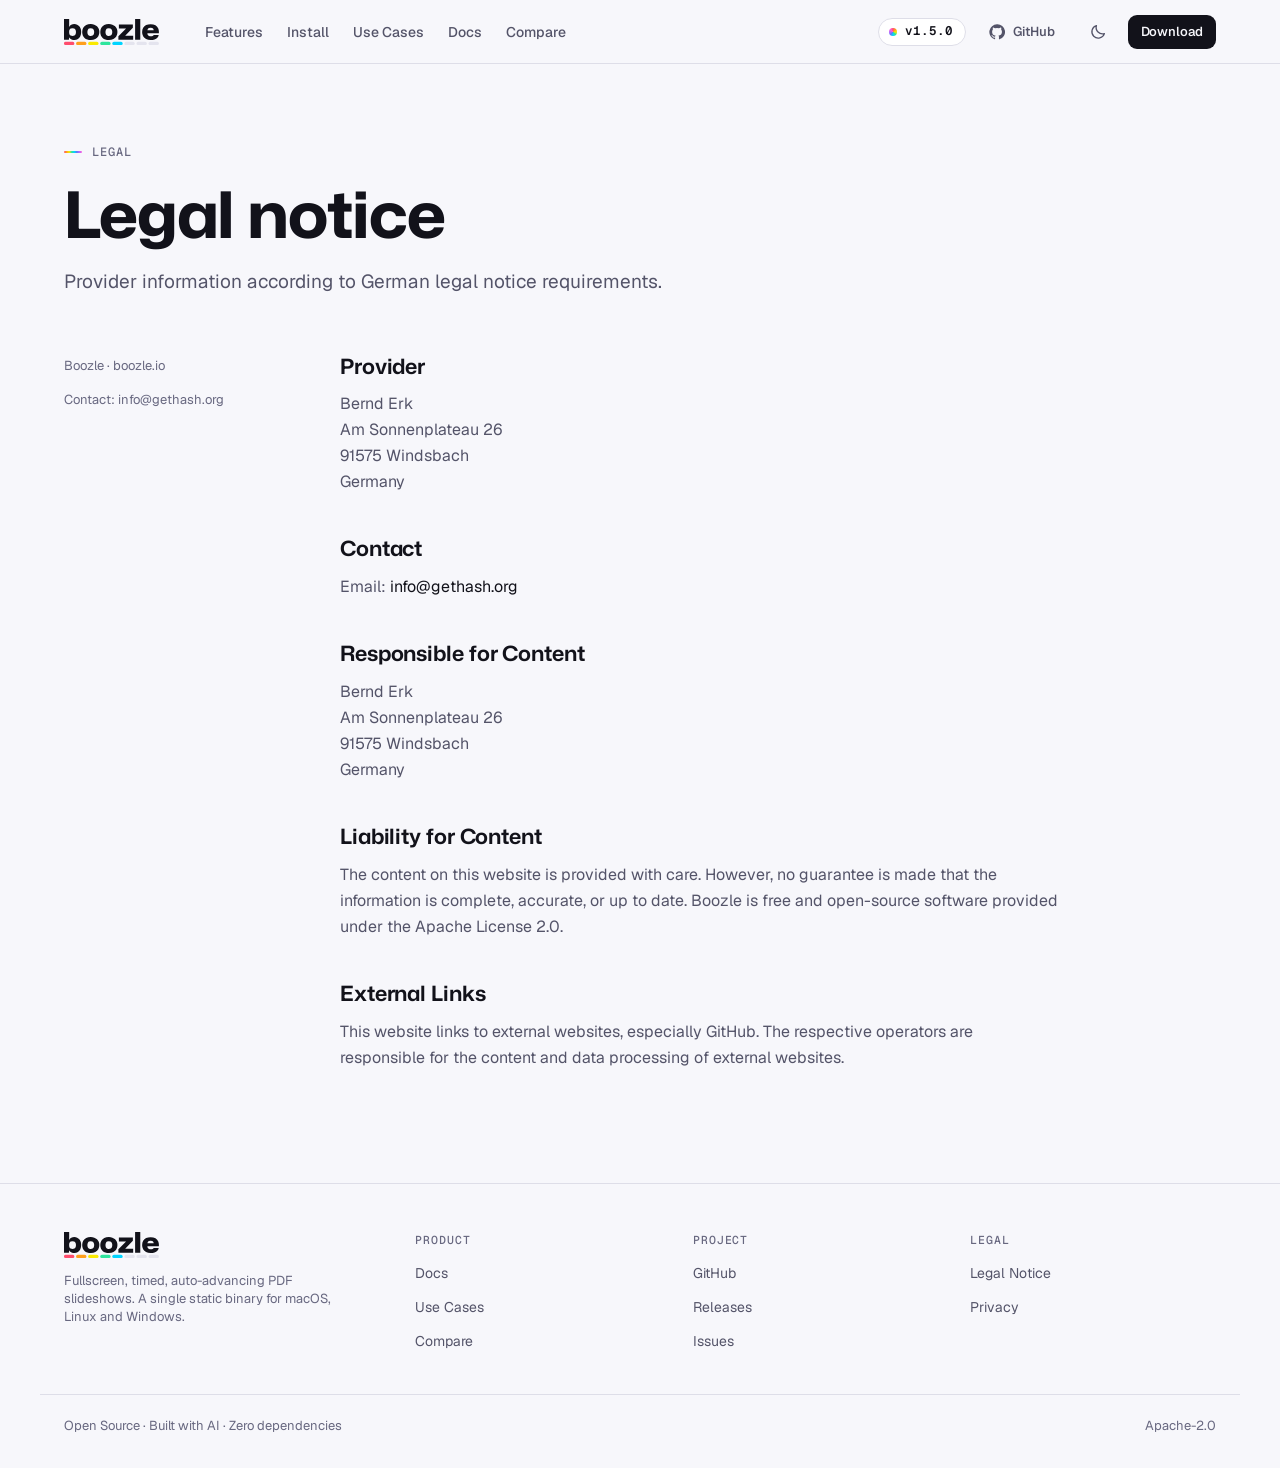
<file: legal-notice.html>
<!DOCTYPE html>
<html lang="en">
<head>
  <meta charset="UTF-8">
  <meta name="viewport" content="width=device-width, initial-scale=1.0">
  <title>Legal Notice | Boozle</title>
  <meta name="description" content="Legal notice and provider information for the Boozle website.">

  <meta property="og:title" content="Legal Notice | Boozle">
  <meta property="og:description" content="Legal notice and provider information for the Boozle website.">
  <meta property="og:url" content="https://boozle.io/legal-notice.html">
  <meta name="twitter:card"        content="summary_large_image">
  <meta property="og:image"        content="https://boozle.io/assets/og/boozle-og.png">
  <meta property="og:image:width"  content="1200">
  <meta property="og:image:height" content="630">
  <meta property="og:image:alt"    content="Boozle — auto-advancing PDF slideshows, without the bloat.">
  <meta name="twitter:image"       content="https://boozle.io/assets/og/boozle-og.png">
  <link rel="canonical" href="https://boozle.io/legal-notice.html">
  <meta name="theme-color" content="#0b0b12" media="(prefers-color-scheme: dark)">
  <meta name="theme-color" content="#f7f7fb" media="(prefers-color-scheme: light)">
  <link rel="icon" type="image/svg+xml" href="logos/favicon.svg">
  <link rel="alternate icon" href="logos/favicon.png">
  <link rel="apple-touch-icon" href="logos/apple-touch-icon.png">
  <link rel="preload" href="assets/fonts/MonaSans-Variable.woff2" as="font" type="font/woff2" crossorigin>
  <link rel="preload" href="assets/fonts/Geist-Variable.woff2" as="font" type="font/woff2" crossorigin>
  <script>try{var t=localStorage.getItem('boozle-theme');if(t==='light'||t==='dark')document.documentElement.setAttribute('data-theme',t)}catch(e){}</script>
  <link rel="stylesheet" href="assets/css/style.css">
</head>
<body class="bz pg">
<a class="bz-skip" href="#main">Skip to content</a>
<header class="bz-header"><div class="bz-header__inner">
<a class="bz-header__logo" href="index.html" aria-label="Boozle home"><svg style="height:26px;width:auto;display:block" xmlns="http://www.w3.org/2000/svg" viewBox="53 -729 3326 911" role="img" aria-label="Boozle" class="bz-logo"><path fill="currentColor" d="M415.2 9Q371.9 9 336.7 -2.3Q301.6 -13.6 276.8 -34.3Q251.9 -54.9 238.6 -81.4H231.1L224.6 0H52.6V-729H233.9V-458.6H240.8Q261.3 -500.7 308.5 -525.3Q355.6 -549.9 415.1 -549.9Q469.7 -549.9 513.8 -530.7Q557.9 -511.6 589.5 -475.3Q621.1 -439.1 638.2 -387.5Q655.4 -335.9 655.4 -270.4Q655.4 -183.6 625.5 -120.8Q595.6 -58 541.6 -24.5Q487.6 9 415.2 9ZM351.3 -131.8Q390.4 -131.8 417.4 -148.4Q444.3 -165.1 458.2 -196.5Q472.1 -227.9 472.1 -270.4Q472.1 -303 464.5 -328.5Q456.9 -354 441.9 -371.9Q426.9 -389.8 404.8 -399.4Q382.7 -409 353.8 -409Q315 -409 288 -393.3Q261.1 -377.7 247.5 -350.2Q233.9 -322.7 233.9 -287.4V-253Q233.9 -217.4 248 -190Q262 -162.6 288.6 -147.2Q315.2 -131.8 351.3 -131.8Z M991.2 9.9Q923.4 9.9 868.2 -8.7Q813.1 -27.3 773.3 -63.4Q733.4 -99.6 711.9 -151.6Q690.5 -203.5 690.5 -269.9Q690.5 -356.2 727 -418.8Q763.5 -481.4 830.9 -515.6Q898.3 -549.9 991.2 -549.9Q1058.9 -549.9 1114.1 -531.3Q1169.2 -512.7 1209 -476.6Q1248.7 -440.4 1270.2 -388.6Q1291.7 -336.8 1291.7 -269.9Q1291.7 -184.7 1255.5 -121.6Q1219.2 -58.6 1152.1 -24.4Q1084.9 9.9 991.2 9.9ZM991.1 -132.1Q1028.4 -132.1 1055 -147.7Q1081.7 -163.3 1095.7 -194.2Q1109.7 -225 1109.7 -269.9Q1109.7 -304.1 1101.7 -330Q1093.7 -355.9 1078.5 -373.4Q1063.2 -390.8 1041.3 -399.6Q1019.4 -408.4 991.2 -408.4Q954.3 -408.4 927.6 -392.7Q901 -377.1 886.9 -346.5Q872.8 -315.8 872.8 -269.9Q872.8 -235.8 880.8 -210.1Q888.8 -184.5 904.2 -167.1Q919.5 -149.7 941.4 -140.9Q963.4 -132.1 991.1 -132.1Z M1625.2 9.9Q1557.4 9.9 1502.2 -8.7Q1447.1 -27.3 1407.3 -63.4Q1367.4 -99.6 1345.9 -151.6Q1324.5 -203.5 1324.5 -269.9Q1324.5 -356.2 1361 -418.8Q1397.5 -481.4 1464.9 -515.6Q1532.3 -549.9 1625.2 -549.9Q1692.9 -549.9 1748.1 -531.3Q1803.2 -512.7 1843 -476.6Q1882.7 -440.4 1904.2 -388.6Q1925.7 -336.8 1925.7 -269.9Q1925.7 -184.7 1889.5 -121.6Q1853.2 -58.6 1786.1 -24.4Q1718.9 9.9 1625.2 9.9ZM1625.1 -132.1Q1662.4 -132.1 1689 -147.7Q1715.7 -163.3 1729.7 -194.2Q1743.7 -225 1743.7 -269.9Q1743.7 -304.1 1735.7 -330Q1727.7 -355.9 1712.5 -373.4Q1697.2 -390.8 1675.3 -399.6Q1653.4 -408.4 1625.2 -408.4Q1588.3 -408.4 1561.6 -392.7Q1535 -377.1 1520.9 -346.5Q1506.8 -315.8 1506.8 -269.9Q1506.8 -235.8 1514.8 -210.1Q1522.8 -184.5 1538.2 -167.1Q1553.5 -149.7 1575.4 -140.9Q1597.4 -132.1 1625.1 -132.1Z M1958.9 0V-124.4L2227.4 -399.5H1976.1V-540.1H2465.9V-419L2196.8 -140.6H2477.1V0Z M2544.6 0V-729H2725.9V0Z M3088.6 9.8Q2994.3 9.8 2927.7 -24.7Q2861.2 -59.1 2825.8 -121.3Q2790.5 -183.4 2790.5 -266.1Q2790.5 -354.7 2827.1 -418.1Q2863.8 -481.6 2930.4 -515.5Q2997 -549.4 3086.7 -549.4Q3190.5 -549.4 3258.2 -508.5Q3326 -467.6 3356.2 -395.2Q3386.5 -322.8 3376.5 -228H2975.2Q2975.5 -193.1 2990.4 -169.1Q3005.2 -145.1 3031.9 -132.9Q3058.7 -120.7 3093.9 -120.7Q3133.6 -120.7 3161 -134.9Q3188.4 -149.1 3196.8 -171.6H3371.9Q3363 -115.2 3324.7 -74.7Q3286.4 -34.2 3225.8 -12.2Q3165.1 9.8 3088.6 9.8ZM2972.5 -318.7 2962.2 -331.4H3208.3L3196.5 -319.3Q3197.2 -353.1 3184.2 -376Q3171.2 -398.9 3146.4 -410.7Q3121.7 -422.6 3086.7 -422.6Q3051.9 -422.6 3026.5 -410.1Q3001.1 -397.6 2987.3 -374.2Q2973.5 -350.9 2972.5 -318.7Z"/><rect x="52.6" y="70" width="363.4" height="112.4" rx="56.2" fill="#ff4d6d"/><rect x="475.9" y="70" width="363.4" height="112.4" rx="56.2" fill="#ff9f1c"/><rect x="899.2" y="70" width="363.4" height="112.4" rx="56.2" fill="#f9e900"/><rect x="1322.5" y="70" width="363.4" height="112.4" rx="56.2" fill="#2ee59d"/><rect x="1745.7" y="70" width="363.4" height="112.4" rx="56.2" fill="#00d4ff"/><rect x="2169.0" y="70" width="363.4" height="112.4" rx="56.2" style="fill:var(--track)"/><rect x="2592.3" y="70" width="363.4" height="112.4" rx="56.2" style="fill:var(--track)"/><rect x="3015.6" y="70" width="363.4" height="112.4" rx="56.2" style="fill:var(--track)"/></svg></a>
<nav class="bz-header__nav" aria-label="Primary"><a href="index.html#features">Features</a><a href="index.html#install">Install</a><a href="use-cases.html">Use Cases</a><a href="docs.html">Docs</a><a href="compare.html">Compare</a></nav>
<div class="bz-header__end"><a class="bz-badge bz-hide-sm" href="docs.html#whats-new"><span class="bz-badge__dot"></span><strong>v1.5.0</strong></a><a class="bz-btn bz-btn--ghost bz-btn--sm bz-hide-sm" href="https://github.com/gethash/boozle"><svg viewBox="0 0 24 24" fill="currentColor" aria-hidden="true"><path d="M12 .5a11.5 11.5 0 00-3.64 22.41c.58.1.79-.25.79-.56v-2c-3.2.7-3.88-1.37-3.88-1.37-.53-1.33-1.28-1.69-1.28-1.69-1.05-.71.08-.7.08-.7 1.16.08 1.77 1.19 1.77 1.19 1.03 1.77 2.7 1.26 3.36.96.1-.75.4-1.26.73-1.55-2.55-.29-5.24-1.28-5.24-5.69 0-1.26.45-2.29 1.19-3.09-.12-.29-.52-1.46.11-3.05 0 0 .97-.31 3.17 1.18a11 11 0 015.77 0c2.2-1.49 3.17-1.18 3.17-1.18.63 1.59.23 2.76.11 3.05.74.8 1.19 1.83 1.19 3.09 0 4.42-2.69 5.39-5.26 5.68.41.36.78 1.06.78 2.14v3.17c0 .31.21.67.8.56A11.5 11.5 0 0012 .5z"/></svg>GitHub</a><button class="bz-icon-btn bz-theme" type="button" data-theme-toggle aria-label="Switch to light theme"><svg class="i-sun" viewBox="0 0 24 24" fill="none" stroke="currentColor" stroke-width="1.75" stroke-linecap="round" stroke-linejoin="round" aria-hidden="true"><circle cx="12" cy="12" r="4"/><path d="M12 2v2M12 20v2M4.93 4.93l1.41 1.41M17.66 17.66l1.41 1.41M2 12h2M20 12h2M4.93 19.07l1.41-1.41M17.66 6.34l1.41-1.41"/></svg><svg class="i-moon" viewBox="0 0 24 24" fill="none" stroke="currentColor" stroke-width="1.75" stroke-linecap="round" stroke-linejoin="round" aria-hidden="true"><path d="M20.5 14.1A8.5 8.5 0 019.9 3.5a8.5 8.5 0 1010.6 10.6z"/></svg></button><a class="bz-btn bz-btn--primary bz-btn--sm" href="index.html#install">Download</a><button class="bz-icon-btn bz-header__menu" type="button" data-menu aria-expanded="false" aria-controls="site-menu" aria-label="Open menu"><svg viewBox="0 0 24 24" fill="none" stroke="currentColor" stroke-width="1.75" stroke-linecap="round" aria-hidden="true"><path d="M4 8h16M4 16h16"/></svg><svg class="i-close" viewBox="0 0 24 24" fill="none" stroke="currentColor" stroke-width="1.75" stroke-linecap="round" aria-hidden="true"><path d="M6 6l12 12M18 6L6 18"/></svg></button></div>
</div>
<nav class="bz-sheet" id="site-menu" data-open="false" aria-label="Menu"><a href="index.html#features">Features</a><a href="index.html#install">Install</a><a href="use-cases.html">Use Cases</a><a href="docs.html">Docs</a><a href="compare.html">Compare</a><hr><a href="https://github.com/gethash/boozle">GitHub <svg style="width:16px;height:16px" viewBox="0 0 24 24" fill="none" stroke="currentColor" stroke-width="1.75" stroke-linecap="round" stroke-linejoin="round" aria-hidden="true"><path d="M5 12h14"/><polyline points="13 6 19 12 13 18"/></svg></a></nav>
</header><main id="main"><div class="pg-wrap">
<div class="pg-title"><span class="bz-eyebrow">Legal</span><h1 class="bz-display-l">Legal notice</h1><p class="bz-lede">Provider information according to German legal notice requirements.</p></div>
<div class="pg-legal"><aside class="pg-legal__aside"><span>Boozle · boozle.io</span><span>Contact: info@gethash.org</span></aside><div class="pg-prose"><section><h2 class="bz-h3">Provider</h2><address>Bernd Erk<br>Am Sonnenplateau 26<br>91575 Windsbach<br>Germany</address></section><section><h2 class="bz-h3">Contact</h2><p>Email: <span style="color:var(--ink);user-select:all">info@gethash.org</span></p></section><section><h2 class="bz-h3">Responsible for Content</h2><address>Bernd Erk<br>Am Sonnenplateau 26<br>91575 Windsbach<br>Germany</address></section><section><h2 class="bz-h3">Liability for Content</h2><p>The content on this website is provided with care. However, no guarantee is made that the information is complete, accurate, or up to date. Boozle is free and open-source software provided under the Apache License 2.0.</p></section><section><h2 class="bz-h3">External Links</h2><p>This website links to external websites, especially GitHub. The respective operators are responsible for the content and data processing of external websites.</p></section></div></div>
</div></main><footer class="bz-footer"><div class="bz-footer__inner">
<div style="display:grid;gap:14px;align-content:start;color:var(--ink)"><svg style="height:26px;width:auto;display:block" xmlns="http://www.w3.org/2000/svg" viewBox="53 -729 3326 911" role="img" aria-label="Boozle" class="bz-logo"><path fill="currentColor" d="M415.2 9Q371.9 9 336.7 -2.3Q301.6 -13.6 276.8 -34.3Q251.9 -54.9 238.6 -81.4H231.1L224.6 0H52.6V-729H233.9V-458.6H240.8Q261.3 -500.7 308.5 -525.3Q355.6 -549.9 415.1 -549.9Q469.7 -549.9 513.8 -530.7Q557.9 -511.6 589.5 -475.3Q621.1 -439.1 638.2 -387.5Q655.4 -335.9 655.4 -270.4Q655.4 -183.6 625.5 -120.8Q595.6 -58 541.6 -24.5Q487.6 9 415.2 9ZM351.3 -131.8Q390.4 -131.8 417.4 -148.4Q444.3 -165.1 458.2 -196.5Q472.1 -227.9 472.1 -270.4Q472.1 -303 464.5 -328.5Q456.9 -354 441.9 -371.9Q426.9 -389.8 404.8 -399.4Q382.7 -409 353.8 -409Q315 -409 288 -393.3Q261.1 -377.7 247.5 -350.2Q233.9 -322.7 233.9 -287.4V-253Q233.9 -217.4 248 -190Q262 -162.6 288.6 -147.2Q315.2 -131.8 351.3 -131.8Z M991.2 9.9Q923.4 9.9 868.2 -8.7Q813.1 -27.3 773.3 -63.4Q733.4 -99.6 711.9 -151.6Q690.5 -203.5 690.5 -269.9Q690.5 -356.2 727 -418.8Q763.5 -481.4 830.9 -515.6Q898.3 -549.9 991.2 -549.9Q1058.9 -549.9 1114.1 -531.3Q1169.2 -512.7 1209 -476.6Q1248.7 -440.4 1270.2 -388.6Q1291.7 -336.8 1291.7 -269.9Q1291.7 -184.7 1255.5 -121.6Q1219.2 -58.6 1152.1 -24.4Q1084.9 9.9 991.2 9.9ZM991.1 -132.1Q1028.4 -132.1 1055 -147.7Q1081.7 -163.3 1095.7 -194.2Q1109.7 -225 1109.7 -269.9Q1109.7 -304.1 1101.7 -330Q1093.7 -355.9 1078.5 -373.4Q1063.2 -390.8 1041.3 -399.6Q1019.4 -408.4 991.2 -408.4Q954.3 -408.4 927.6 -392.7Q901 -377.1 886.9 -346.5Q872.8 -315.8 872.8 -269.9Q872.8 -235.8 880.8 -210.1Q888.8 -184.5 904.2 -167.1Q919.5 -149.7 941.4 -140.9Q963.4 -132.1 991.1 -132.1Z M1625.2 9.9Q1557.4 9.9 1502.2 -8.7Q1447.1 -27.3 1407.3 -63.4Q1367.4 -99.6 1345.9 -151.6Q1324.5 -203.5 1324.5 -269.9Q1324.5 -356.2 1361 -418.8Q1397.5 -481.4 1464.9 -515.6Q1532.3 -549.9 1625.2 -549.9Q1692.9 -549.9 1748.1 -531.3Q1803.2 -512.7 1843 -476.6Q1882.7 -440.4 1904.2 -388.6Q1925.7 -336.8 1925.7 -269.9Q1925.7 -184.7 1889.5 -121.6Q1853.2 -58.6 1786.1 -24.4Q1718.9 9.9 1625.2 9.9ZM1625.1 -132.1Q1662.4 -132.1 1689 -147.7Q1715.7 -163.3 1729.7 -194.2Q1743.7 -225 1743.7 -269.9Q1743.7 -304.1 1735.7 -330Q1727.7 -355.9 1712.5 -373.4Q1697.2 -390.8 1675.3 -399.6Q1653.4 -408.4 1625.2 -408.4Q1588.3 -408.4 1561.6 -392.7Q1535 -377.1 1520.9 -346.5Q1506.8 -315.8 1506.8 -269.9Q1506.8 -235.8 1514.8 -210.1Q1522.8 -184.5 1538.2 -167.1Q1553.5 -149.7 1575.4 -140.9Q1597.4 -132.1 1625.1 -132.1Z M1958.9 0V-124.4L2227.4 -399.5H1976.1V-540.1H2465.9V-419L2196.8 -140.6H2477.1V0Z M2544.6 0V-729H2725.9V0Z M3088.6 9.8Q2994.3 9.8 2927.7 -24.7Q2861.2 -59.1 2825.8 -121.3Q2790.5 -183.4 2790.5 -266.1Q2790.5 -354.7 2827.1 -418.1Q2863.8 -481.6 2930.4 -515.5Q2997 -549.4 3086.7 -549.4Q3190.5 -549.4 3258.2 -508.5Q3326 -467.6 3356.2 -395.2Q3386.5 -322.8 3376.5 -228H2975.2Q2975.5 -193.1 2990.4 -169.1Q3005.2 -145.1 3031.9 -132.9Q3058.7 -120.7 3093.9 -120.7Q3133.6 -120.7 3161 -134.9Q3188.4 -149.1 3196.8 -171.6H3371.9Q3363 -115.2 3324.7 -74.7Q3286.4 -34.2 3225.8 -12.2Q3165.1 9.8 3088.6 9.8ZM2972.5 -318.7 2962.2 -331.4H3208.3L3196.5 -319.3Q3197.2 -353.1 3184.2 -376Q3171.2 -398.9 3146.4 -410.7Q3121.7 -422.6 3086.7 -422.6Q3051.9 -422.6 3026.5 -410.1Q3001.1 -397.6 2987.3 -374.2Q2973.5 -350.9 2972.5 -318.7Z"/><rect x="52.6" y="70" width="363.4" height="112.4" rx="56.2" fill="#ff4d6d"/><rect x="475.9" y="70" width="363.4" height="112.4" rx="56.2" fill="#ff9f1c"/><rect x="899.2" y="70" width="363.4" height="112.4" rx="56.2" fill="#f9e900"/><rect x="1322.5" y="70" width="363.4" height="112.4" rx="56.2" fill="#2ee59d"/><rect x="1745.7" y="70" width="363.4" height="112.4" rx="56.2" fill="#00d4ff"/><rect x="2169.0" y="70" width="363.4" height="112.4" rx="56.2" style="fill:var(--track)"/><rect x="2592.3" y="70" width="363.4" height="112.4" rx="56.2" style="fill:var(--track)"/><rect x="3015.6" y="70" width="363.4" height="112.4" rx="56.2" style="fill:var(--track)"/></svg><p class="bz-caption" style="margin:0;max-width:32ch">Fullscreen, timed, auto-advancing PDF slideshows. A single static binary for macOS, Linux and Windows.</p></div>
<div><h4>Product</h4><ul><li><a href="docs.html">Docs</a></li><li><a href="use-cases.html">Use Cases</a></li><li><a href="compare.html">Compare</a></li></ul></div>
<div><h4>Project</h4><ul><li><a href="https://github.com/gethash/boozle">GitHub</a></li><li><a href="https://github.com/gethash/boozle/releases">Releases</a></li><li><a href="https://github.com/gethash/boozle/issues">Issues</a></li></ul></div>
<div><h4>Legal</h4><ul><li><a href="legal-notice.html">Legal Notice</a></li><li><a href="privacy.html">Privacy</a></li></ul></div>
</div><div class="bz-footer__base"><span>Open Source · Built with AI · Zero dependencies</span><span>Apache-2.0</span></div></footer>
<script src="assets/js/main.js"></script>
</body>
</html>
</file>
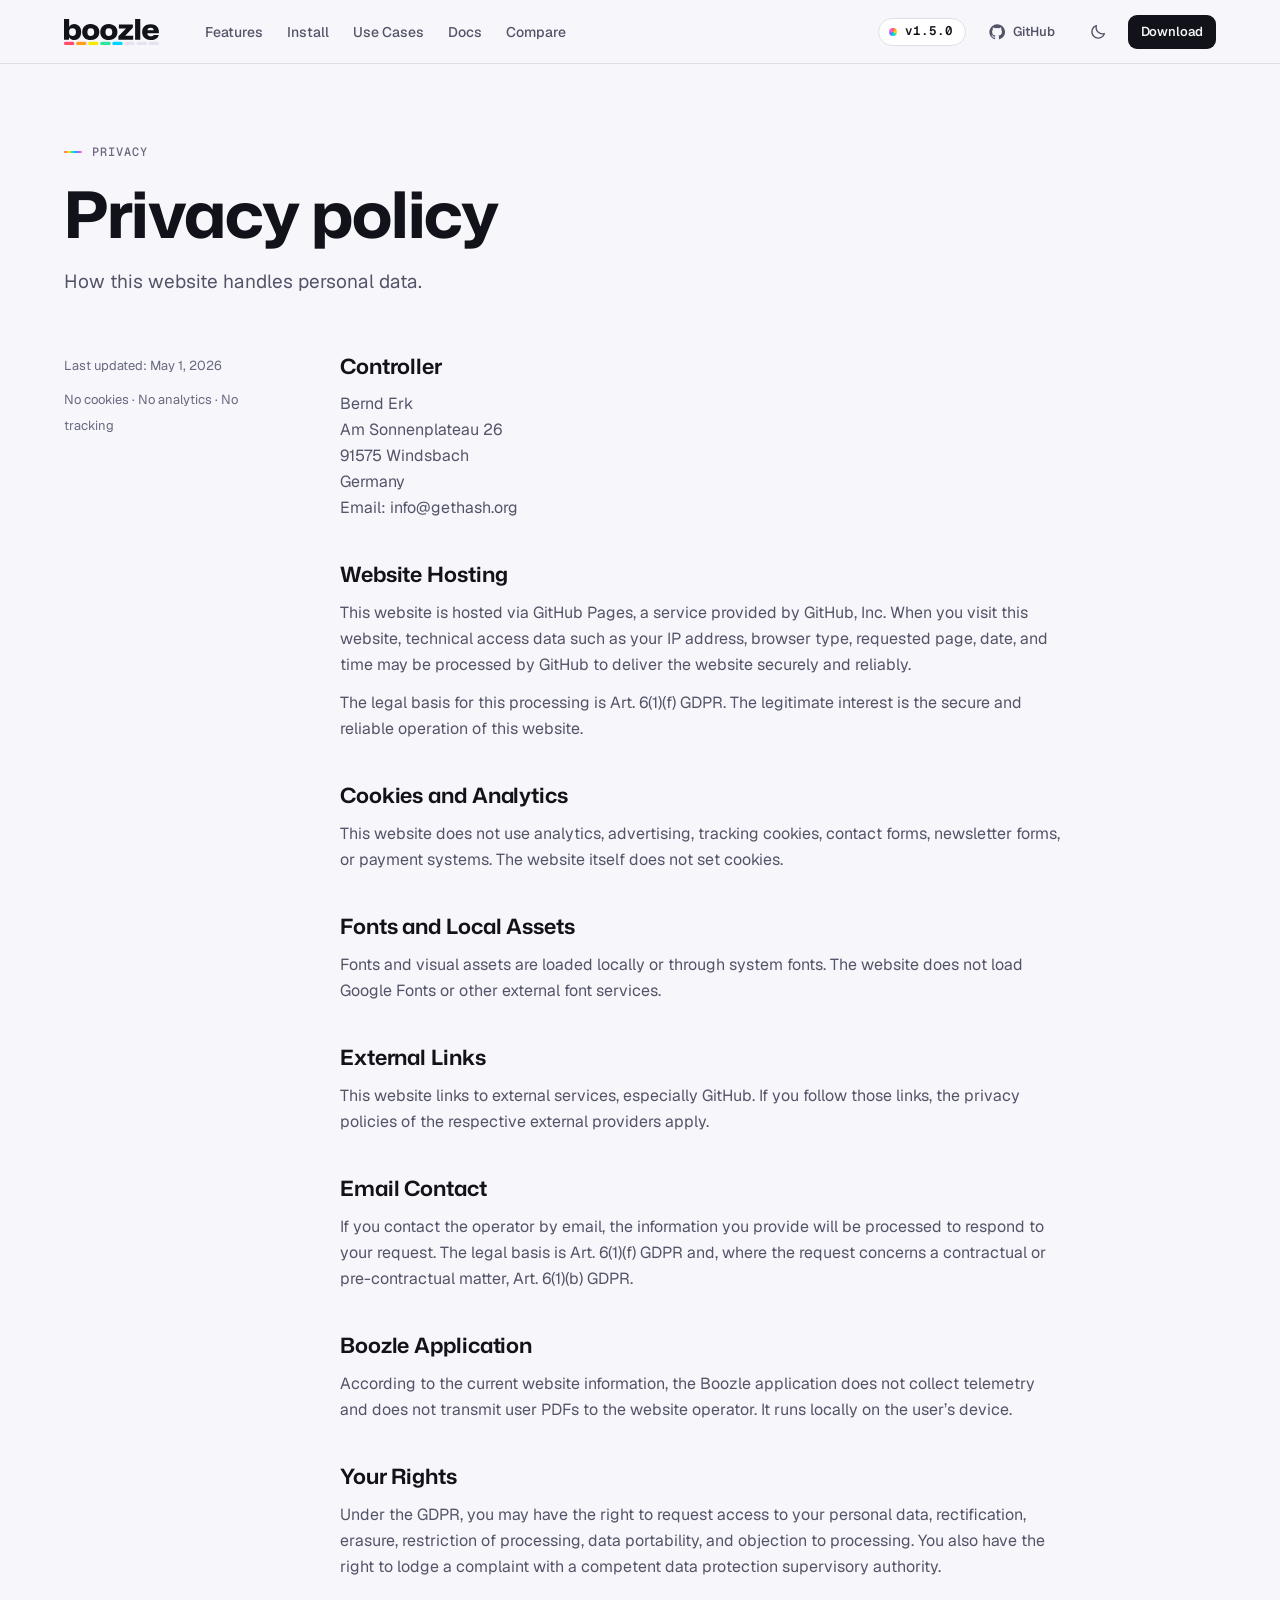
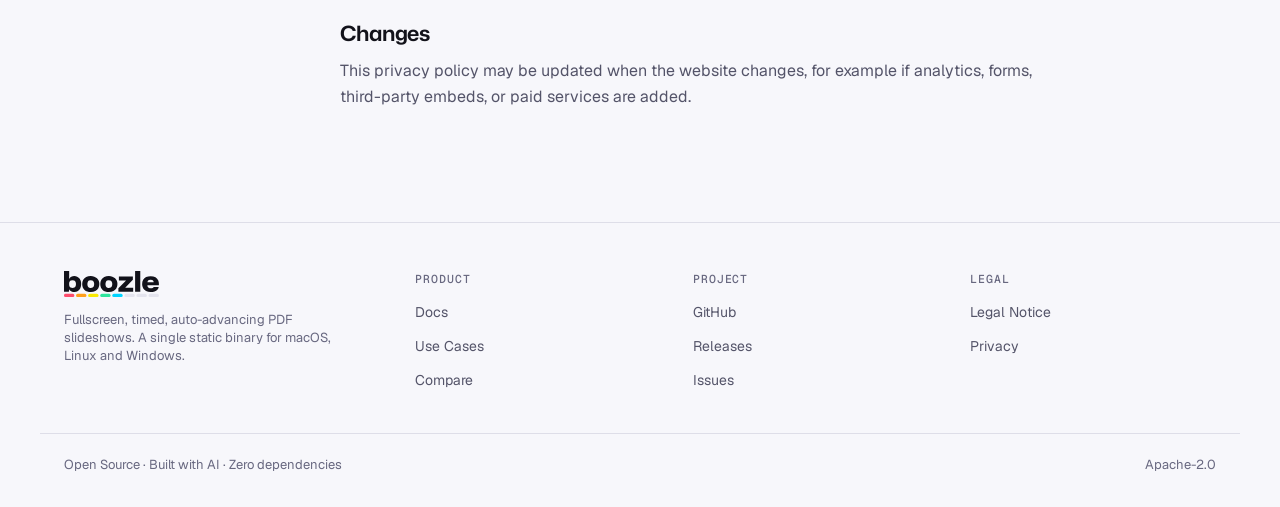
<file: privacy.html>
<!DOCTYPE html>
<html lang="en">
<head>
  <meta charset="UTF-8">
  <meta name="viewport" content="width=device-width, initial-scale=1.0">
  <title>Privacy Policy | Boozle</title>
  <meta name="description" content="Privacy policy for the Boozle website.">

  <meta property="og:title" content="Privacy Policy | Boozle">
  <meta property="og:description" content="Privacy policy for the Boozle website.">
  <meta property="og:url" content="https://boozle.io/privacy.html">
  <meta name="twitter:card"        content="summary_large_image">
  <meta property="og:image"        content="https://boozle.io/assets/og/boozle-og.png">
  <meta property="og:image:width"  content="1200">
  <meta property="og:image:height" content="630">
  <meta property="og:image:alt"    content="Boozle — auto-advancing PDF slideshows, without the bloat.">
  <meta name="twitter:image"       content="https://boozle.io/assets/og/boozle-og.png">
  <link rel="canonical" href="https://boozle.io/privacy.html">
  <meta name="theme-color" content="#0b0b12" media="(prefers-color-scheme: dark)">
  <meta name="theme-color" content="#f7f7fb" media="(prefers-color-scheme: light)">
  <link rel="icon" type="image/svg+xml" href="logos/favicon.svg">
  <link rel="alternate icon" href="logos/favicon.png">
  <link rel="apple-touch-icon" href="logos/apple-touch-icon.png">
  <link rel="preload" href="assets/fonts/MonaSans-Variable.woff2" as="font" type="font/woff2" crossorigin>
  <link rel="preload" href="assets/fonts/Geist-Variable.woff2" as="font" type="font/woff2" crossorigin>
  <script>try{var t=localStorage.getItem('boozle-theme');if(t==='light'||t==='dark')document.documentElement.setAttribute('data-theme',t)}catch(e){}</script>
  <link rel="stylesheet" href="assets/css/style.css">
</head>
<body class="bz pg">
<a class="bz-skip" href="#main">Skip to content</a>
<header class="bz-header"><div class="bz-header__inner">
<a class="bz-header__logo" href="index.html" aria-label="Boozle home"><svg style="height:26px;width:auto;display:block" xmlns="http://www.w3.org/2000/svg" viewBox="53 -729 3326 911" role="img" aria-label="Boozle" class="bz-logo"><path fill="currentColor" d="M415.2 9Q371.9 9 336.7 -2.3Q301.6 -13.6 276.8 -34.3Q251.9 -54.9 238.6 -81.4H231.1L224.6 0H52.6V-729H233.9V-458.6H240.8Q261.3 -500.7 308.5 -525.3Q355.6 -549.9 415.1 -549.9Q469.7 -549.9 513.8 -530.7Q557.9 -511.6 589.5 -475.3Q621.1 -439.1 638.2 -387.5Q655.4 -335.9 655.4 -270.4Q655.4 -183.6 625.5 -120.8Q595.6 -58 541.6 -24.5Q487.6 9 415.2 9ZM351.3 -131.8Q390.4 -131.8 417.4 -148.4Q444.3 -165.1 458.2 -196.5Q472.1 -227.9 472.1 -270.4Q472.1 -303 464.5 -328.5Q456.9 -354 441.9 -371.9Q426.9 -389.8 404.8 -399.4Q382.7 -409 353.8 -409Q315 -409 288 -393.3Q261.1 -377.7 247.5 -350.2Q233.9 -322.7 233.9 -287.4V-253Q233.9 -217.4 248 -190Q262 -162.6 288.6 -147.2Q315.2 -131.8 351.3 -131.8Z M991.2 9.9Q923.4 9.9 868.2 -8.7Q813.1 -27.3 773.3 -63.4Q733.4 -99.6 711.9 -151.6Q690.5 -203.5 690.5 -269.9Q690.5 -356.2 727 -418.8Q763.5 -481.4 830.9 -515.6Q898.3 -549.9 991.2 -549.9Q1058.9 -549.9 1114.1 -531.3Q1169.2 -512.7 1209 -476.6Q1248.7 -440.4 1270.2 -388.6Q1291.7 -336.8 1291.7 -269.9Q1291.7 -184.7 1255.5 -121.6Q1219.2 -58.6 1152.1 -24.4Q1084.9 9.9 991.2 9.9ZM991.1 -132.1Q1028.4 -132.1 1055 -147.7Q1081.7 -163.3 1095.7 -194.2Q1109.7 -225 1109.7 -269.9Q1109.7 -304.1 1101.7 -330Q1093.7 -355.9 1078.5 -373.4Q1063.2 -390.8 1041.3 -399.6Q1019.4 -408.4 991.2 -408.4Q954.3 -408.4 927.6 -392.7Q901 -377.1 886.9 -346.5Q872.8 -315.8 872.8 -269.9Q872.8 -235.8 880.8 -210.1Q888.8 -184.5 904.2 -167.1Q919.5 -149.7 941.4 -140.9Q963.4 -132.1 991.1 -132.1Z M1625.2 9.9Q1557.4 9.9 1502.2 -8.7Q1447.1 -27.3 1407.3 -63.4Q1367.4 -99.6 1345.9 -151.6Q1324.5 -203.5 1324.5 -269.9Q1324.5 -356.2 1361 -418.8Q1397.5 -481.4 1464.9 -515.6Q1532.3 -549.9 1625.2 -549.9Q1692.9 -549.9 1748.1 -531.3Q1803.2 -512.7 1843 -476.6Q1882.7 -440.4 1904.2 -388.6Q1925.7 -336.8 1925.7 -269.9Q1925.7 -184.7 1889.5 -121.6Q1853.2 -58.6 1786.1 -24.4Q1718.9 9.9 1625.2 9.9ZM1625.1 -132.1Q1662.4 -132.1 1689 -147.7Q1715.7 -163.3 1729.7 -194.2Q1743.7 -225 1743.7 -269.9Q1743.7 -304.1 1735.7 -330Q1727.7 -355.9 1712.5 -373.4Q1697.2 -390.8 1675.3 -399.6Q1653.4 -408.4 1625.2 -408.4Q1588.3 -408.4 1561.6 -392.7Q1535 -377.1 1520.9 -346.5Q1506.8 -315.8 1506.8 -269.9Q1506.8 -235.8 1514.8 -210.1Q1522.8 -184.5 1538.2 -167.1Q1553.5 -149.7 1575.4 -140.9Q1597.4 -132.1 1625.1 -132.1Z M1958.9 0V-124.4L2227.4 -399.5H1976.1V-540.1H2465.9V-419L2196.8 -140.6H2477.1V0Z M2544.6 0V-729H2725.9V0Z M3088.6 9.8Q2994.3 9.8 2927.7 -24.7Q2861.2 -59.1 2825.8 -121.3Q2790.5 -183.4 2790.5 -266.1Q2790.5 -354.7 2827.1 -418.1Q2863.8 -481.6 2930.4 -515.5Q2997 -549.4 3086.7 -549.4Q3190.5 -549.4 3258.2 -508.5Q3326 -467.6 3356.2 -395.2Q3386.5 -322.8 3376.5 -228H2975.2Q2975.5 -193.1 2990.4 -169.1Q3005.2 -145.1 3031.9 -132.9Q3058.7 -120.7 3093.9 -120.7Q3133.6 -120.7 3161 -134.9Q3188.4 -149.1 3196.8 -171.6H3371.9Q3363 -115.2 3324.7 -74.7Q3286.4 -34.2 3225.8 -12.2Q3165.1 9.8 3088.6 9.8ZM2972.5 -318.7 2962.2 -331.4H3208.3L3196.5 -319.3Q3197.2 -353.1 3184.2 -376Q3171.2 -398.9 3146.4 -410.7Q3121.7 -422.6 3086.7 -422.6Q3051.9 -422.6 3026.5 -410.1Q3001.1 -397.6 2987.3 -374.2Q2973.5 -350.9 2972.5 -318.7Z"/><rect x="52.6" y="70" width="363.4" height="112.4" rx="56.2" fill="#ff4d6d"/><rect x="475.9" y="70" width="363.4" height="112.4" rx="56.2" fill="#ff9f1c"/><rect x="899.2" y="70" width="363.4" height="112.4" rx="56.2" fill="#f9e900"/><rect x="1322.5" y="70" width="363.4" height="112.4" rx="56.2" fill="#2ee59d"/><rect x="1745.7" y="70" width="363.4" height="112.4" rx="56.2" fill="#00d4ff"/><rect x="2169.0" y="70" width="363.4" height="112.4" rx="56.2" style="fill:var(--track)"/><rect x="2592.3" y="70" width="363.4" height="112.4" rx="56.2" style="fill:var(--track)"/><rect x="3015.6" y="70" width="363.4" height="112.4" rx="56.2" style="fill:var(--track)"/></svg></a>
<nav class="bz-header__nav" aria-label="Primary"><a href="index.html#features">Features</a><a href="index.html#install">Install</a><a href="use-cases.html">Use Cases</a><a href="docs.html">Docs</a><a href="compare.html">Compare</a></nav>
<div class="bz-header__end"><a class="bz-badge bz-hide-sm" href="docs.html#whats-new"><span class="bz-badge__dot"></span><strong>v1.5.0</strong></a><a class="bz-btn bz-btn--ghost bz-btn--sm bz-hide-sm" href="https://github.com/gethash/boozle"><svg viewBox="0 0 24 24" fill="currentColor" aria-hidden="true"><path d="M12 .5a11.5 11.5 0 00-3.64 22.41c.58.1.79-.25.79-.56v-2c-3.2.7-3.88-1.37-3.88-1.37-.53-1.33-1.28-1.69-1.28-1.69-1.05-.71.08-.7.08-.7 1.16.08 1.77 1.19 1.77 1.19 1.03 1.77 2.7 1.26 3.36.96.1-.75.4-1.26.73-1.55-2.55-.29-5.24-1.28-5.24-5.69 0-1.26.45-2.29 1.19-3.09-.12-.29-.52-1.46.11-3.05 0 0 .97-.31 3.17 1.18a11 11 0 015.77 0c2.2-1.49 3.17-1.18 3.17-1.18.63 1.59.23 2.76.11 3.05.74.8 1.19 1.83 1.19 3.09 0 4.42-2.69 5.39-5.26 5.68.41.36.78 1.06.78 2.14v3.17c0 .31.21.67.8.56A11.5 11.5 0 0012 .5z"/></svg>GitHub</a><button class="bz-icon-btn bz-theme" type="button" data-theme-toggle aria-label="Switch to light theme"><svg class="i-sun" viewBox="0 0 24 24" fill="none" stroke="currentColor" stroke-width="1.75" stroke-linecap="round" stroke-linejoin="round" aria-hidden="true"><circle cx="12" cy="12" r="4"/><path d="M12 2v2M12 20v2M4.93 4.93l1.41 1.41M17.66 17.66l1.41 1.41M2 12h2M20 12h2M4.93 19.07l1.41-1.41M17.66 6.34l1.41-1.41"/></svg><svg class="i-moon" viewBox="0 0 24 24" fill="none" stroke="currentColor" stroke-width="1.75" stroke-linecap="round" stroke-linejoin="round" aria-hidden="true"><path d="M20.5 14.1A8.5 8.5 0 019.9 3.5a8.5 8.5 0 1010.6 10.6z"/></svg></button><a class="bz-btn bz-btn--primary bz-btn--sm" href="index.html#install">Download</a><button class="bz-icon-btn bz-header__menu" type="button" data-menu aria-expanded="false" aria-controls="site-menu" aria-label="Open menu"><svg viewBox="0 0 24 24" fill="none" stroke="currentColor" stroke-width="1.75" stroke-linecap="round" aria-hidden="true"><path d="M4 8h16M4 16h16"/></svg><svg class="i-close" viewBox="0 0 24 24" fill="none" stroke="currentColor" stroke-width="1.75" stroke-linecap="round" aria-hidden="true"><path d="M6 6l12 12M18 6L6 18"/></svg></button></div>
</div>
<nav class="bz-sheet" id="site-menu" data-open="false" aria-label="Menu"><a href="index.html#features">Features</a><a href="index.html#install">Install</a><a href="use-cases.html">Use Cases</a><a href="docs.html">Docs</a><a href="compare.html">Compare</a><hr><a href="https://github.com/gethash/boozle">GitHub <svg style="width:16px;height:16px" viewBox="0 0 24 24" fill="none" stroke="currentColor" stroke-width="1.75" stroke-linecap="round" stroke-linejoin="round" aria-hidden="true"><path d="M5 12h14"/><polyline points="13 6 19 12 13 18"/></svg></a></nav>
</header><main id="main"><div class="pg-wrap">
<div class="pg-title"><span class="bz-eyebrow">Privacy</span><h1 class="bz-display-l">Privacy policy</h1><p class="bz-lede">How this website handles personal data.</p></div>
<div class="pg-legal"><aside class="pg-legal__aside"><span>Last updated: May 1, 2026</span><span>No cookies · No analytics · No tracking</span></aside><div class="pg-prose"><section><h2 class="bz-h3">Controller</h2><address>Bernd Erk<br>Am Sonnenplateau 26<br>91575 Windsbach<br>Germany<br>Email: info@gethash.org</address></section><section><h2 class="bz-h3">Website Hosting</h2><p>This website is hosted via GitHub Pages, a service provided by GitHub, Inc. When you visit this website, technical access data such as your IP address, browser type, requested page, date, and time may be processed by GitHub to deliver the website securely and reliably.</p><p>The legal basis for this processing is Art. 6(1)(f) GDPR. The legitimate interest is the secure and reliable operation of this website.</p></section><section><h2 class="bz-h3">Cookies and Analytics</h2><p>This website does not use analytics, advertising, tracking cookies, contact forms, newsletter forms, or payment systems. The website itself does not set cookies.</p></section><section><h2 class="bz-h3">Fonts and Local Assets</h2><p>Fonts and visual assets are loaded locally or through system fonts. The website does not load Google Fonts or other external font services.</p></section><section><h2 class="bz-h3">External Links</h2><p>This website links to external services, especially GitHub. If you follow those links, the privacy policies of the respective external providers apply.</p></section><section><h2 class="bz-h3">Email Contact</h2><p>If you contact the operator by email, the information you provide will be processed to respond to your request. The legal basis is Art. 6(1)(f) GDPR and, where the request concerns a contractual or pre-contractual matter, Art. 6(1)(b) GDPR.</p></section><section><h2 class="bz-h3">Boozle Application</h2><p>According to the current website information, the Boozle application does not collect telemetry and does not transmit user PDFs to the website operator. It runs locally on the user’s device.</p></section><section><h2 class="bz-h3">Your Rights</h2><p>Under the GDPR, you may have the right to request access to your personal data, rectification, erasure, restriction of processing, data portability, and objection to processing. You also have the right to lodge a complaint with a competent data protection supervisory authority.</p></section><section><h2 class="bz-h3">Changes</h2><p>This privacy policy may be updated when the website changes, for example if analytics, forms, third-party embeds, or paid services are added.</p></section></div></div>
</div></main><footer class="bz-footer"><div class="bz-footer__inner">
<div style="display:grid;gap:14px;align-content:start;color:var(--ink)"><svg style="height:26px;width:auto;display:block" xmlns="http://www.w3.org/2000/svg" viewBox="53 -729 3326 911" role="img" aria-label="Boozle" class="bz-logo"><path fill="currentColor" d="M415.2 9Q371.9 9 336.7 -2.3Q301.6 -13.6 276.8 -34.3Q251.9 -54.9 238.6 -81.4H231.1L224.6 0H52.6V-729H233.9V-458.6H240.8Q261.3 -500.7 308.5 -525.3Q355.6 -549.9 415.1 -549.9Q469.7 -549.9 513.8 -530.7Q557.9 -511.6 589.5 -475.3Q621.1 -439.1 638.2 -387.5Q655.4 -335.9 655.4 -270.4Q655.4 -183.6 625.5 -120.8Q595.6 -58 541.6 -24.5Q487.6 9 415.2 9ZM351.3 -131.8Q390.4 -131.8 417.4 -148.4Q444.3 -165.1 458.2 -196.5Q472.1 -227.9 472.1 -270.4Q472.1 -303 464.5 -328.5Q456.9 -354 441.9 -371.9Q426.9 -389.8 404.8 -399.4Q382.7 -409 353.8 -409Q315 -409 288 -393.3Q261.1 -377.7 247.5 -350.2Q233.9 -322.7 233.9 -287.4V-253Q233.9 -217.4 248 -190Q262 -162.6 288.6 -147.2Q315.2 -131.8 351.3 -131.8Z M991.2 9.9Q923.4 9.9 868.2 -8.7Q813.1 -27.3 773.3 -63.4Q733.4 -99.6 711.9 -151.6Q690.5 -203.5 690.5 -269.9Q690.5 -356.2 727 -418.8Q763.5 -481.4 830.9 -515.6Q898.3 -549.9 991.2 -549.9Q1058.9 -549.9 1114.1 -531.3Q1169.2 -512.7 1209 -476.6Q1248.7 -440.4 1270.2 -388.6Q1291.7 -336.8 1291.7 -269.9Q1291.7 -184.7 1255.5 -121.6Q1219.2 -58.6 1152.1 -24.4Q1084.9 9.9 991.2 9.9ZM991.1 -132.1Q1028.4 -132.1 1055 -147.7Q1081.7 -163.3 1095.7 -194.2Q1109.7 -225 1109.7 -269.9Q1109.7 -304.1 1101.7 -330Q1093.7 -355.9 1078.5 -373.4Q1063.2 -390.8 1041.3 -399.6Q1019.4 -408.4 991.2 -408.4Q954.3 -408.4 927.6 -392.7Q901 -377.1 886.9 -346.5Q872.8 -315.8 872.8 -269.9Q872.8 -235.8 880.8 -210.1Q888.8 -184.5 904.2 -167.1Q919.5 -149.7 941.4 -140.9Q963.4 -132.1 991.1 -132.1Z M1625.2 9.9Q1557.4 9.9 1502.2 -8.7Q1447.1 -27.3 1407.3 -63.4Q1367.4 -99.6 1345.9 -151.6Q1324.5 -203.5 1324.5 -269.9Q1324.5 -356.2 1361 -418.8Q1397.5 -481.4 1464.9 -515.6Q1532.3 -549.9 1625.2 -549.9Q1692.9 -549.9 1748.1 -531.3Q1803.2 -512.7 1843 -476.6Q1882.7 -440.4 1904.2 -388.6Q1925.7 -336.8 1925.7 -269.9Q1925.7 -184.7 1889.5 -121.6Q1853.2 -58.6 1786.1 -24.4Q1718.9 9.9 1625.2 9.9ZM1625.1 -132.1Q1662.4 -132.1 1689 -147.7Q1715.7 -163.3 1729.7 -194.2Q1743.7 -225 1743.7 -269.9Q1743.7 -304.1 1735.7 -330Q1727.7 -355.9 1712.5 -373.4Q1697.2 -390.8 1675.3 -399.6Q1653.4 -408.4 1625.2 -408.4Q1588.3 -408.4 1561.6 -392.7Q1535 -377.1 1520.9 -346.5Q1506.8 -315.8 1506.8 -269.9Q1506.8 -235.8 1514.8 -210.1Q1522.8 -184.5 1538.2 -167.1Q1553.5 -149.7 1575.4 -140.9Q1597.4 -132.1 1625.1 -132.1Z M1958.9 0V-124.4L2227.4 -399.5H1976.1V-540.1H2465.9V-419L2196.8 -140.6H2477.1V0Z M2544.6 0V-729H2725.9V0Z M3088.6 9.8Q2994.3 9.8 2927.7 -24.7Q2861.2 -59.1 2825.8 -121.3Q2790.5 -183.4 2790.5 -266.1Q2790.5 -354.7 2827.1 -418.1Q2863.8 -481.6 2930.4 -515.5Q2997 -549.4 3086.7 -549.4Q3190.5 -549.4 3258.2 -508.5Q3326 -467.6 3356.2 -395.2Q3386.5 -322.8 3376.5 -228H2975.2Q2975.5 -193.1 2990.4 -169.1Q3005.2 -145.1 3031.9 -132.9Q3058.7 -120.7 3093.9 -120.7Q3133.6 -120.7 3161 -134.9Q3188.4 -149.1 3196.8 -171.6H3371.9Q3363 -115.2 3324.7 -74.7Q3286.4 -34.2 3225.8 -12.2Q3165.1 9.8 3088.6 9.8ZM2972.5 -318.7 2962.2 -331.4H3208.3L3196.5 -319.3Q3197.2 -353.1 3184.2 -376Q3171.2 -398.9 3146.4 -410.7Q3121.7 -422.6 3086.7 -422.6Q3051.9 -422.6 3026.5 -410.1Q3001.1 -397.6 2987.3 -374.2Q2973.5 -350.9 2972.5 -318.7Z"/><rect x="52.6" y="70" width="363.4" height="112.4" rx="56.2" fill="#ff4d6d"/><rect x="475.9" y="70" width="363.4" height="112.4" rx="56.2" fill="#ff9f1c"/><rect x="899.2" y="70" width="363.4" height="112.4" rx="56.2" fill="#f9e900"/><rect x="1322.5" y="70" width="363.4" height="112.4" rx="56.2" fill="#2ee59d"/><rect x="1745.7" y="70" width="363.4" height="112.4" rx="56.2" fill="#00d4ff"/><rect x="2169.0" y="70" width="363.4" height="112.4" rx="56.2" style="fill:var(--track)"/><rect x="2592.3" y="70" width="363.4" height="112.4" rx="56.2" style="fill:var(--track)"/><rect x="3015.6" y="70" width="363.4" height="112.4" rx="56.2" style="fill:var(--track)"/></svg><p class="bz-caption" style="margin:0;max-width:32ch">Fullscreen, timed, auto-advancing PDF slideshows. A single static binary for macOS, Linux and Windows.</p></div>
<div><h4>Product</h4><ul><li><a href="docs.html">Docs</a></li><li><a href="use-cases.html">Use Cases</a></li><li><a href="compare.html">Compare</a></li></ul></div>
<div><h4>Project</h4><ul><li><a href="https://github.com/gethash/boozle">GitHub</a></li><li><a href="https://github.com/gethash/boozle/releases">Releases</a></li><li><a href="https://github.com/gethash/boozle/issues">Issues</a></li></ul></div>
<div><h4>Legal</h4><ul><li><a href="legal-notice.html">Legal Notice</a></li><li><a href="privacy.html">Privacy</a></li></ul></div>
</div><div class="bz-footer__base"><span>Open Source · Built with AI · Zero dependencies</span><span>Apache-2.0</span></div></footer>
<script src="assets/js/main.js"></script>
</body>
</html>
</file>
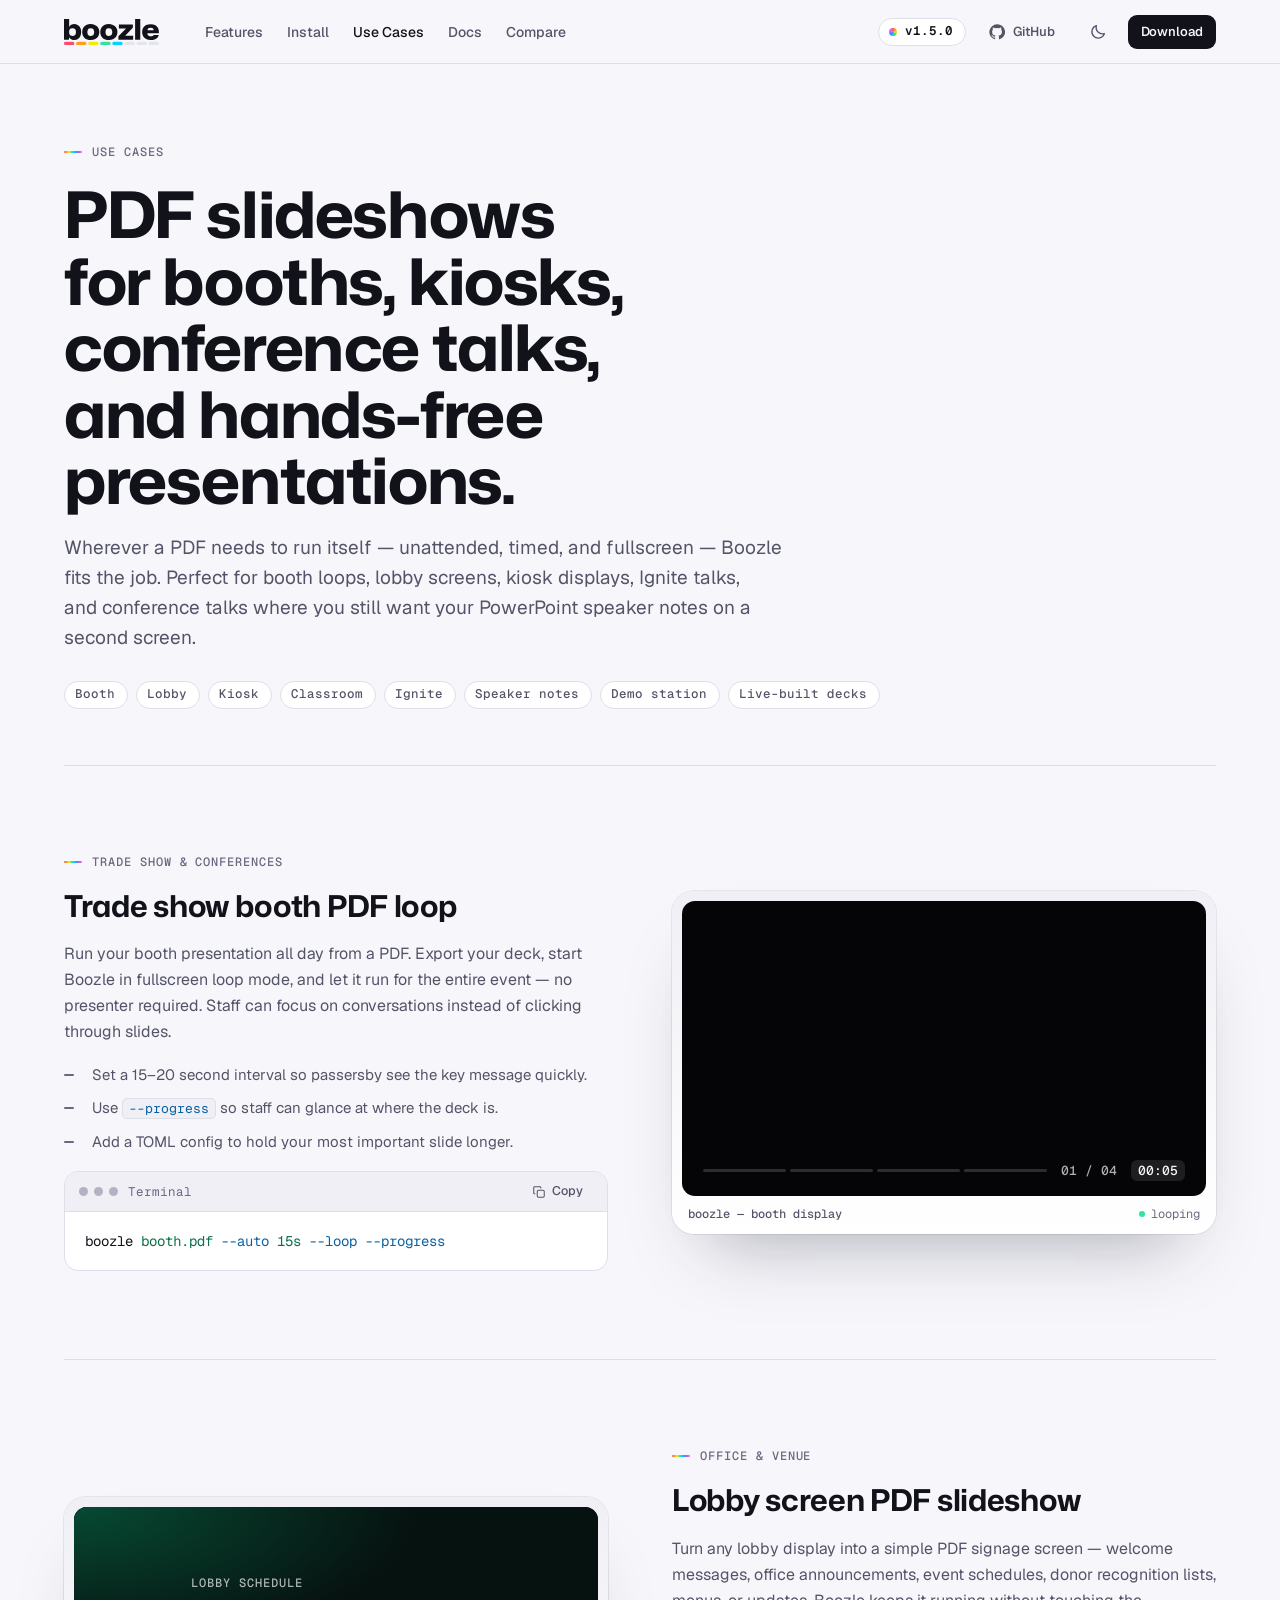
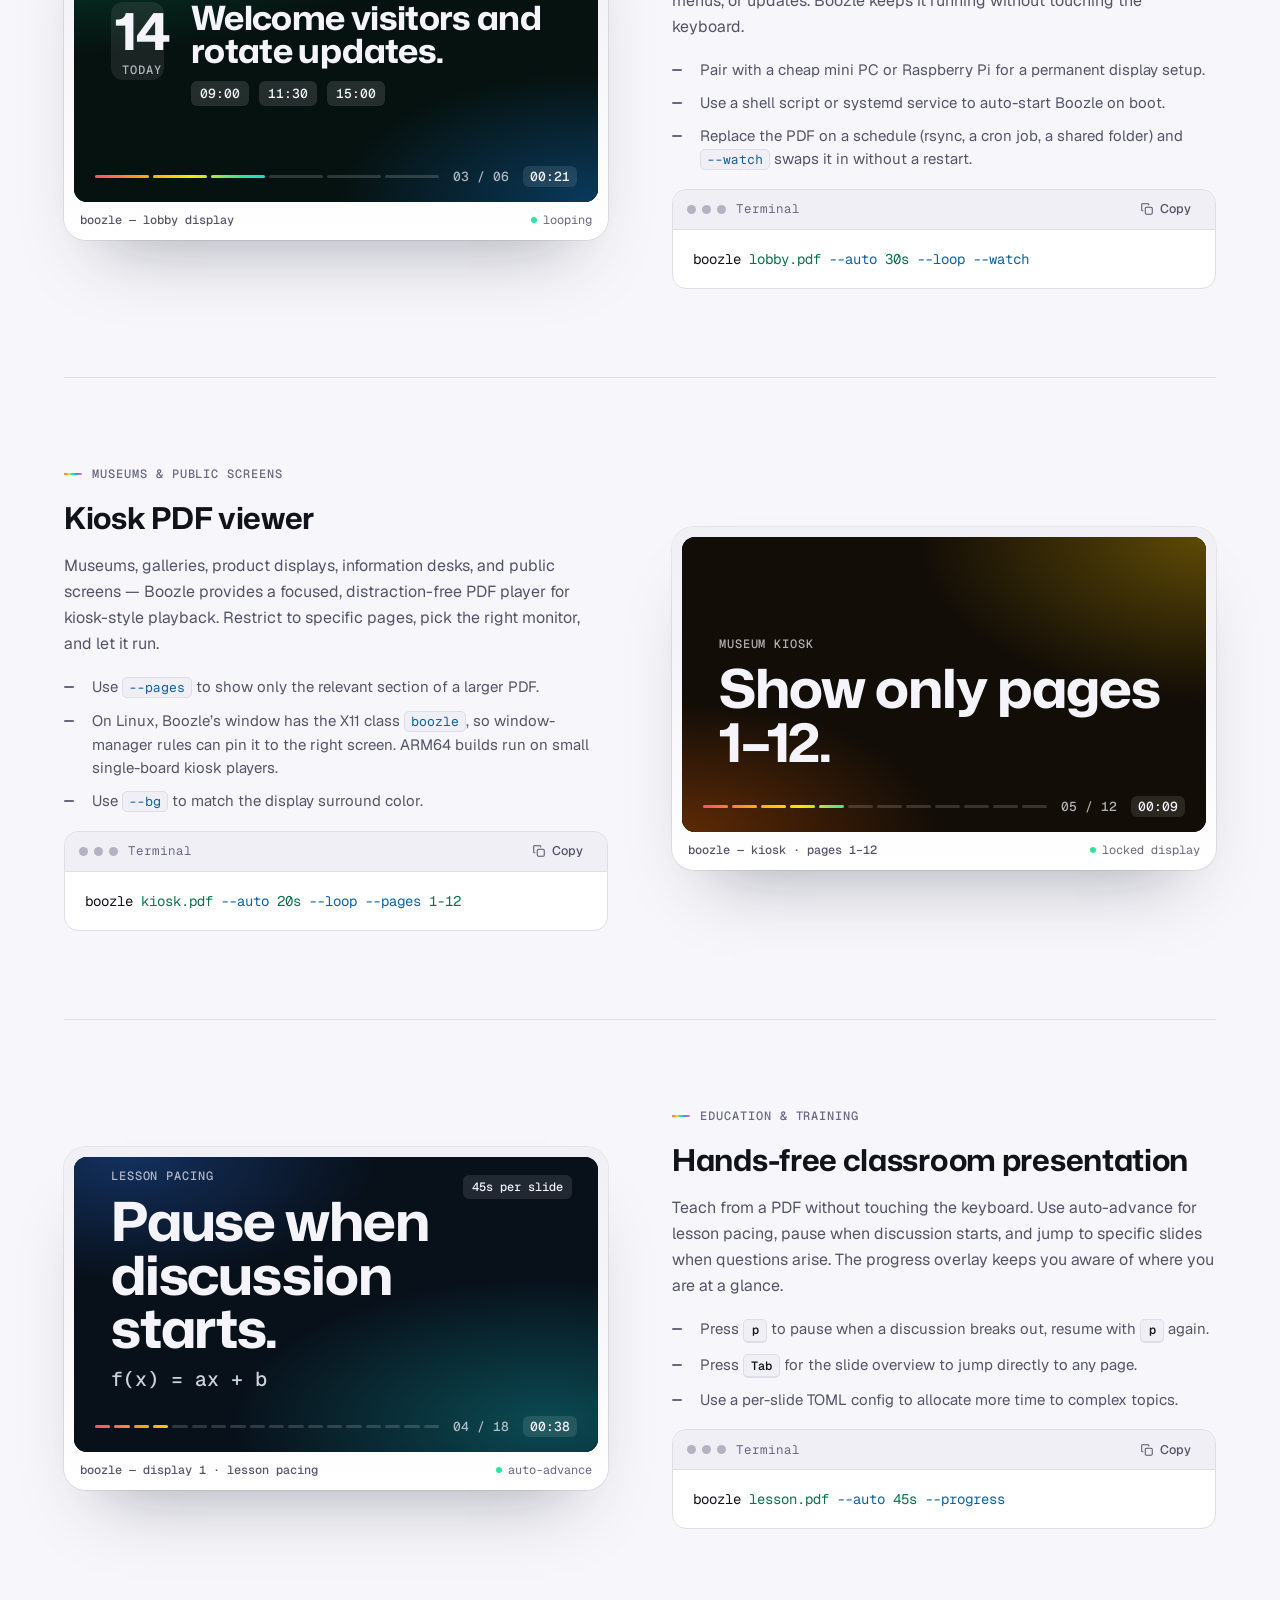
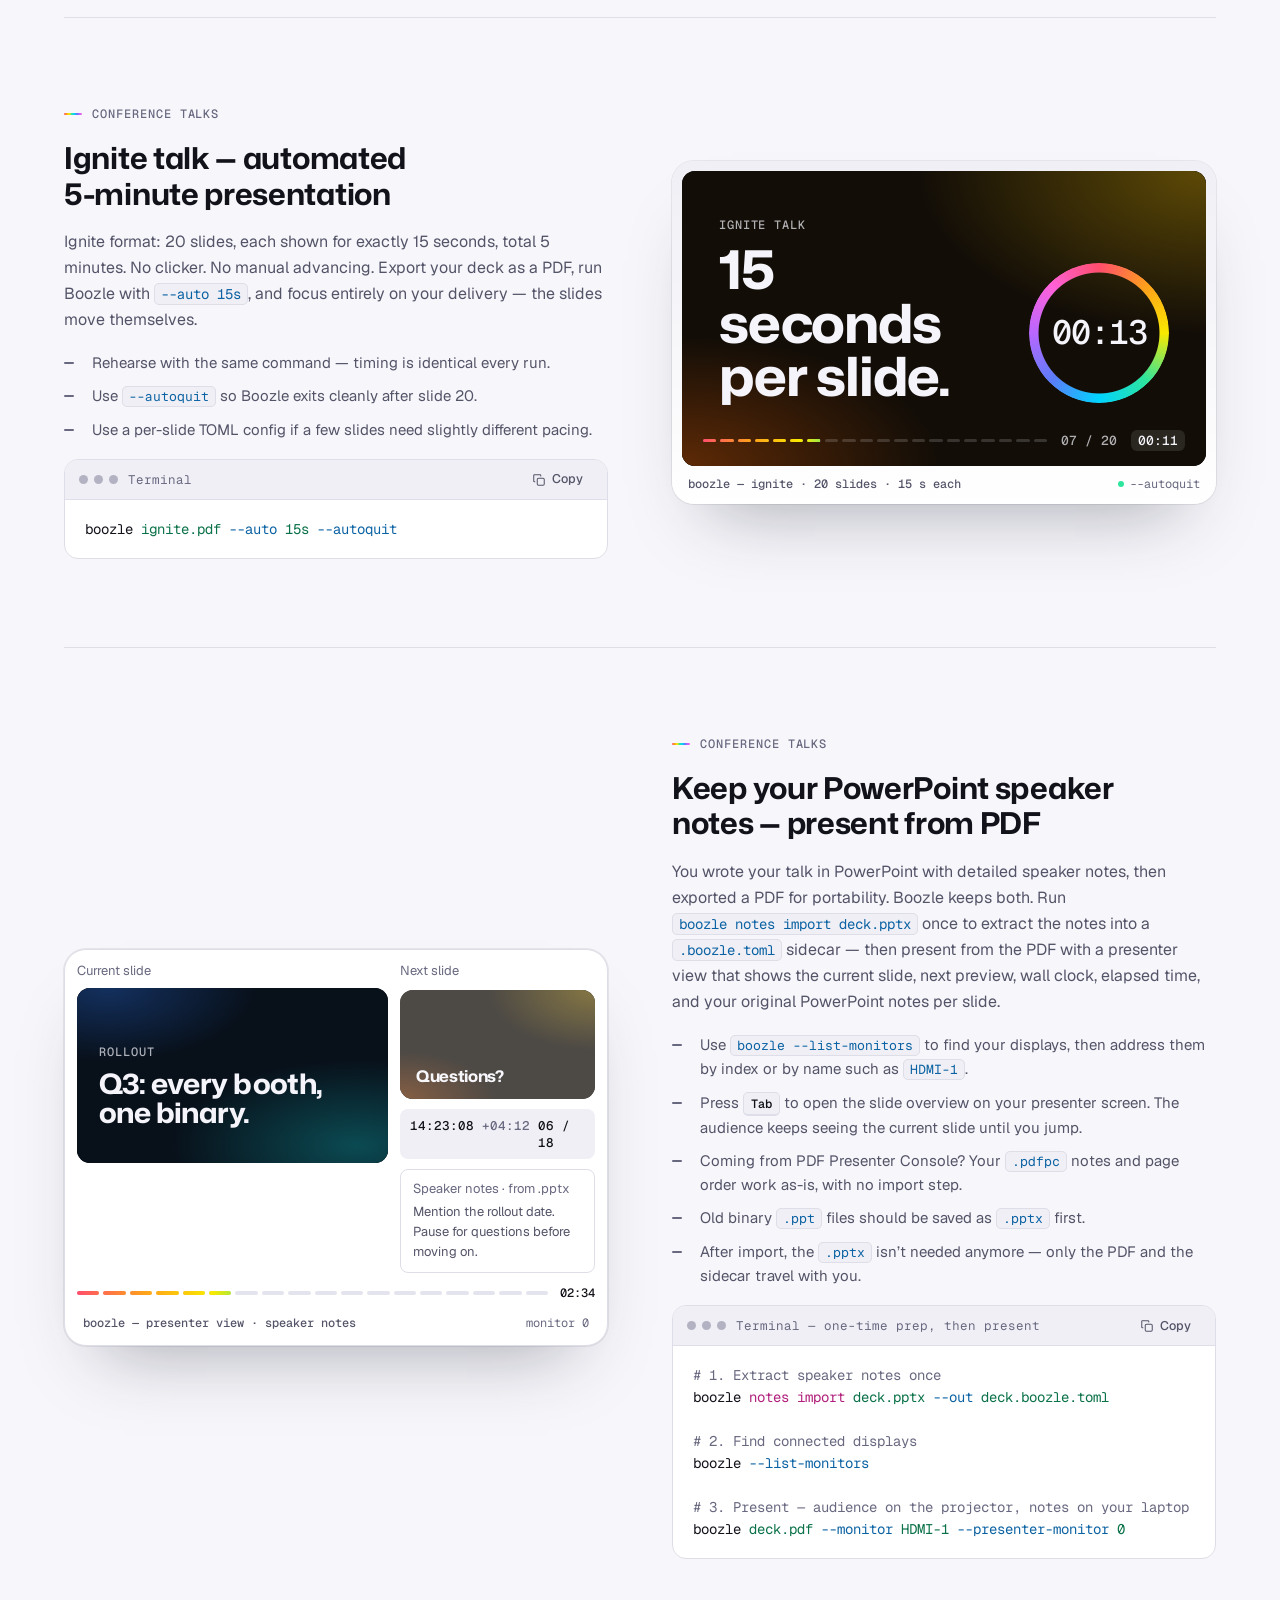
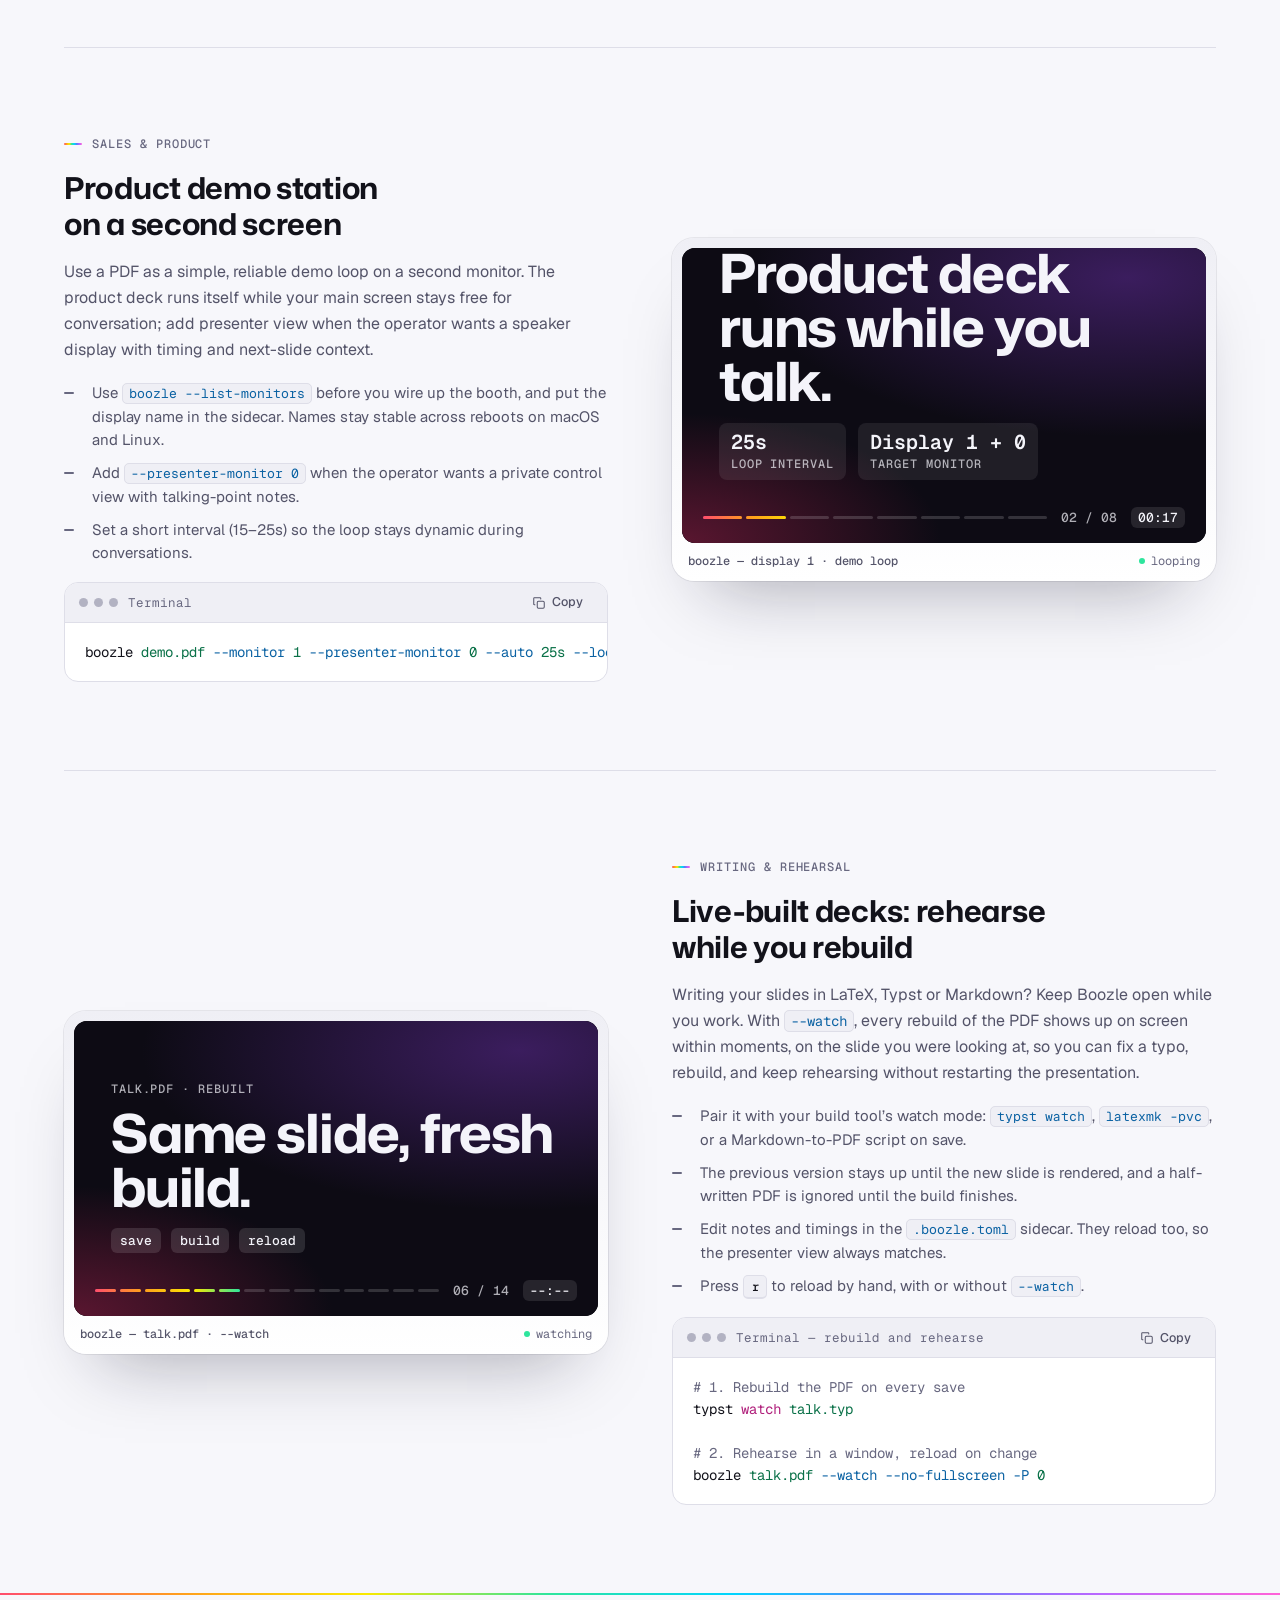
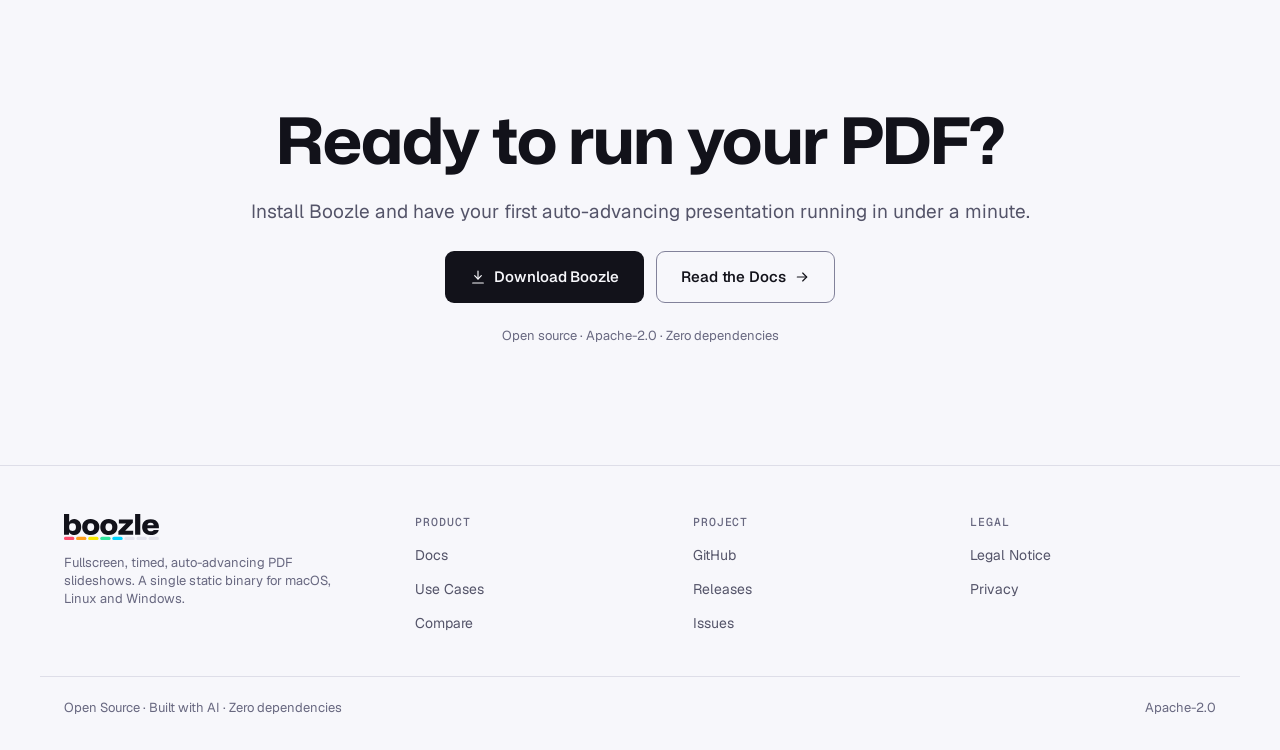
<file: use-cases.html>
<!DOCTYPE html>
<html lang="en">
<head>
  <meta charset="UTF-8">
  <meta name="viewport" content="width=device-width, initial-scale=1.0">
  <title>PDF Slideshow Use Cases — Kiosks, Booths, Ignite Talks &amp; Demos | Boozle</title>
  <meta name="description" content="Use Boozle to run PDF presentations for trade show booths, office lobby screens, kiosks, Ignite talks, classrooms, product demos, and hands-free slide playback.">

  <meta property="og:title"       content="PDF Slideshow Use Cases for Kiosks, Booths, Ignite Talks, and Demos">
  <meta property="og:description" content="See how Boozle fits trade show booths, lobby screens, kiosk displays, Ignite talks, classrooms, and product demos.">
  <meta property="og:url"         content="https://boozle.io/use-cases.html">
  <meta name="twitter:card"        content="summary_large_image">
  <meta property="og:image"        content="https://boozle.io/assets/og/boozle-og.png">
  <meta property="og:image:width"  content="1200">
  <meta property="og:image:height" content="630">
  <meta property="og:image:alt"    content="Boozle — auto-advancing PDF slideshows, without the bloat.">
  <meta name="twitter:image"       content="https://boozle.io/assets/og/boozle-og.png">
  <link rel="canonical" href="https://boozle.io/use-cases.html">

  <meta name="theme-color" content="#0b0b12" media="(prefers-color-scheme: dark)">
  <meta name="theme-color" content="#f7f7fb" media="(prefers-color-scheme: light)">
  <link rel="icon" type="image/svg+xml" href="logos/favicon.svg">
  <link rel="alternate icon" href="logos/favicon.png">
  <link rel="apple-touch-icon" href="logos/apple-touch-icon.png">
  <link rel="preload" href="assets/fonts/MonaSans-Variable.woff2" as="font" type="font/woff2" crossorigin>
  <link rel="preload" href="assets/fonts/Geist-Variable.woff2" as="font" type="font/woff2" crossorigin>
  <script>try{var t=localStorage.getItem('boozle-theme');if(t==='light'||t==='dark')document.documentElement.setAttribute('data-theme',t)}catch(e){}</script>
  <link rel="stylesheet" href="assets/css/style.css">
</head>
<body class="bz pg">
<a class="bz-skip" href="#main">Skip to content</a>
<header class="bz-header"><div class="bz-header__inner">
<a class="bz-header__logo" href="index.html" aria-label="Boozle home"><svg style="height:26px;width:auto;display:block" xmlns="http://www.w3.org/2000/svg" viewBox="53 -729 3326 911" role="img" aria-label="Boozle" class="bz-logo"><path fill="currentColor" d="M415.2 9Q371.9 9 336.7 -2.3Q301.6 -13.6 276.8 -34.3Q251.9 -54.9 238.6 -81.4H231.1L224.6 0H52.6V-729H233.9V-458.6H240.8Q261.3 -500.7 308.5 -525.3Q355.6 -549.9 415.1 -549.9Q469.7 -549.9 513.8 -530.7Q557.9 -511.6 589.5 -475.3Q621.1 -439.1 638.2 -387.5Q655.4 -335.9 655.4 -270.4Q655.4 -183.6 625.5 -120.8Q595.6 -58 541.6 -24.5Q487.6 9 415.2 9ZM351.3 -131.8Q390.4 -131.8 417.4 -148.4Q444.3 -165.1 458.2 -196.5Q472.1 -227.9 472.1 -270.4Q472.1 -303 464.5 -328.5Q456.9 -354 441.9 -371.9Q426.9 -389.8 404.8 -399.4Q382.7 -409 353.8 -409Q315 -409 288 -393.3Q261.1 -377.7 247.5 -350.2Q233.9 -322.7 233.9 -287.4V-253Q233.9 -217.4 248 -190Q262 -162.6 288.6 -147.2Q315.2 -131.8 351.3 -131.8Z M991.2 9.9Q923.4 9.9 868.2 -8.7Q813.1 -27.3 773.3 -63.4Q733.4 -99.6 711.9 -151.6Q690.5 -203.5 690.5 -269.9Q690.5 -356.2 727 -418.8Q763.5 -481.4 830.9 -515.6Q898.3 -549.9 991.2 -549.9Q1058.9 -549.9 1114.1 -531.3Q1169.2 -512.7 1209 -476.6Q1248.7 -440.4 1270.2 -388.6Q1291.7 -336.8 1291.7 -269.9Q1291.7 -184.7 1255.5 -121.6Q1219.2 -58.6 1152.1 -24.4Q1084.9 9.9 991.2 9.9ZM991.1 -132.1Q1028.4 -132.1 1055 -147.7Q1081.7 -163.3 1095.7 -194.2Q1109.7 -225 1109.7 -269.9Q1109.7 -304.1 1101.7 -330Q1093.7 -355.9 1078.5 -373.4Q1063.2 -390.8 1041.3 -399.6Q1019.4 -408.4 991.2 -408.4Q954.3 -408.4 927.6 -392.7Q901 -377.1 886.9 -346.5Q872.8 -315.8 872.8 -269.9Q872.8 -235.8 880.8 -210.1Q888.8 -184.5 904.2 -167.1Q919.5 -149.7 941.4 -140.9Q963.4 -132.1 991.1 -132.1Z M1625.2 9.9Q1557.4 9.9 1502.2 -8.7Q1447.1 -27.3 1407.3 -63.4Q1367.4 -99.6 1345.9 -151.6Q1324.5 -203.5 1324.5 -269.9Q1324.5 -356.2 1361 -418.8Q1397.5 -481.4 1464.9 -515.6Q1532.3 -549.9 1625.2 -549.9Q1692.9 -549.9 1748.1 -531.3Q1803.2 -512.7 1843 -476.6Q1882.7 -440.4 1904.2 -388.6Q1925.7 -336.8 1925.7 -269.9Q1925.7 -184.7 1889.5 -121.6Q1853.2 -58.6 1786.1 -24.4Q1718.9 9.9 1625.2 9.9ZM1625.1 -132.1Q1662.4 -132.1 1689 -147.7Q1715.7 -163.3 1729.7 -194.2Q1743.7 -225 1743.7 -269.9Q1743.7 -304.1 1735.7 -330Q1727.7 -355.9 1712.5 -373.4Q1697.2 -390.8 1675.3 -399.6Q1653.4 -408.4 1625.2 -408.4Q1588.3 -408.4 1561.6 -392.7Q1535 -377.1 1520.9 -346.5Q1506.8 -315.8 1506.8 -269.9Q1506.8 -235.8 1514.8 -210.1Q1522.8 -184.5 1538.2 -167.1Q1553.5 -149.7 1575.4 -140.9Q1597.4 -132.1 1625.1 -132.1Z M1958.9 0V-124.4L2227.4 -399.5H1976.1V-540.1H2465.9V-419L2196.8 -140.6H2477.1V0Z M2544.6 0V-729H2725.9V0Z M3088.6 9.8Q2994.3 9.8 2927.7 -24.7Q2861.2 -59.1 2825.8 -121.3Q2790.5 -183.4 2790.5 -266.1Q2790.5 -354.7 2827.1 -418.1Q2863.8 -481.6 2930.4 -515.5Q2997 -549.4 3086.7 -549.4Q3190.5 -549.4 3258.2 -508.5Q3326 -467.6 3356.2 -395.2Q3386.5 -322.8 3376.5 -228H2975.2Q2975.5 -193.1 2990.4 -169.1Q3005.2 -145.1 3031.9 -132.9Q3058.7 -120.7 3093.9 -120.7Q3133.6 -120.7 3161 -134.9Q3188.4 -149.1 3196.8 -171.6H3371.9Q3363 -115.2 3324.7 -74.7Q3286.4 -34.2 3225.8 -12.2Q3165.1 9.8 3088.6 9.8ZM2972.5 -318.7 2962.2 -331.4H3208.3L3196.5 -319.3Q3197.2 -353.1 3184.2 -376Q3171.2 -398.9 3146.4 -410.7Q3121.7 -422.6 3086.7 -422.6Q3051.9 -422.6 3026.5 -410.1Q3001.1 -397.6 2987.3 -374.2Q2973.5 -350.9 2972.5 -318.7Z"/><rect x="52.6" y="70" width="363.4" height="112.4" rx="56.2" fill="#ff4d6d"/><rect x="475.9" y="70" width="363.4" height="112.4" rx="56.2" fill="#ff9f1c"/><rect x="899.2" y="70" width="363.4" height="112.4" rx="56.2" fill="#f9e900"/><rect x="1322.5" y="70" width="363.4" height="112.4" rx="56.2" fill="#2ee59d"/><rect x="1745.7" y="70" width="363.4" height="112.4" rx="56.2" fill="#00d4ff"/><rect x="2169.0" y="70" width="363.4" height="112.4" rx="56.2" style="fill:var(--track)"/><rect x="2592.3" y="70" width="363.4" height="112.4" rx="56.2" style="fill:var(--track)"/><rect x="3015.6" y="70" width="363.4" height="112.4" rx="56.2" style="fill:var(--track)"/></svg></a>
<nav class="bz-header__nav" aria-label="Primary"><a href="index.html#features">Features</a><a href="index.html#install">Install</a><a href="use-cases.html" aria-current="page">Use Cases</a><a href="docs.html">Docs</a><a href="compare.html">Compare</a></nav>
<div class="bz-header__end"><a class="bz-badge bz-hide-sm" href="docs.html#whats-new"><span class="bz-badge__dot"></span><strong>v1.5.0</strong></a><a class="bz-btn bz-btn--ghost bz-btn--sm bz-hide-sm" href="https://github.com/gethash/boozle"><svg viewBox="0 0 24 24" fill="currentColor" aria-hidden="true"><path d="M12 .5a11.5 11.5 0 00-3.64 22.41c.58.1.79-.25.79-.56v-2c-3.2.7-3.88-1.37-3.88-1.37-.53-1.33-1.28-1.69-1.28-1.69-1.05-.71.08-.7.08-.7 1.16.08 1.77 1.19 1.77 1.19 1.03 1.77 2.7 1.26 3.36.96.1-.75.4-1.26.73-1.55-2.55-.29-5.24-1.28-5.24-5.69 0-1.26.45-2.29 1.19-3.09-.12-.29-.52-1.46.11-3.05 0 0 .97-.31 3.17 1.18a11 11 0 015.77 0c2.2-1.49 3.17-1.18 3.17-1.18.63 1.59.23 2.76.11 3.05.74.8 1.19 1.83 1.19 3.09 0 4.42-2.69 5.39-5.26 5.68.41.36.78 1.06.78 2.14v3.17c0 .31.21.67.8.56A11.5 11.5 0 0012 .5z"/></svg>GitHub</a><button class="bz-icon-btn bz-theme" type="button" data-theme-toggle aria-label="Switch to light theme"><svg class="i-sun" viewBox="0 0 24 24" fill="none" stroke="currentColor" stroke-width="1.75" stroke-linecap="round" stroke-linejoin="round" aria-hidden="true"><circle cx="12" cy="12" r="4"/><path d="M12 2v2M12 20v2M4.93 4.93l1.41 1.41M17.66 17.66l1.41 1.41M2 12h2M20 12h2M4.93 19.07l1.41-1.41M17.66 6.34l1.41-1.41"/></svg><svg class="i-moon" viewBox="0 0 24 24" fill="none" stroke="currentColor" stroke-width="1.75" stroke-linecap="round" stroke-linejoin="round" aria-hidden="true"><path d="M20.5 14.1A8.5 8.5 0 019.9 3.5a8.5 8.5 0 1010.6 10.6z"/></svg></button><a class="bz-btn bz-btn--primary bz-btn--sm" href="index.html#install">Download</a><button class="bz-icon-btn bz-header__menu" type="button" data-menu aria-expanded="false" aria-controls="site-menu" aria-label="Open menu"><svg viewBox="0 0 24 24" fill="none" stroke="currentColor" stroke-width="1.75" stroke-linecap="round" aria-hidden="true"><path d="M4 8h16M4 16h16"/></svg><svg class="i-close" viewBox="0 0 24 24" fill="none" stroke="currentColor" stroke-width="1.75" stroke-linecap="round" aria-hidden="true"><path d="M6 6l12 12M18 6L6 18"/></svg></button></div>
</div>
<nav class="bz-sheet" id="site-menu" data-open="false" aria-label="Menu"><a href="index.html#features">Features</a><a href="index.html#install">Install</a><a href="use-cases.html">Use Cases</a><a href="docs.html">Docs</a><a href="compare.html">Compare</a><hr><a href="https://github.com/gethash/boozle">GitHub <svg style="width:16px;height:16px" viewBox="0 0 24 24" fill="none" stroke="currentColor" stroke-width="1.75" stroke-linecap="round" stroke-linejoin="round" aria-hidden="true"><path d="M5 12h14"/><polyline points="13 6 19 12 13 18"/></svg></a></nav>
</header>
<main id="main"><div class="pg-wrap">
<div class="pg-title"><span class="bz-eyebrow">Use Cases</span><h1 class="bz-display-l" style="max-width:18ch">PDF slideshows for booths, kiosks, conference talks, and hands-free presentations.</h1><p class="bz-lede">Wherever a PDF needs to run itself — unattended, timed, and fullscreen — Boozle fits the job. Perfect for booth loops, lobby screens, kiosk displays, Ignite talks, and conference talks where you still want your PowerPoint speaker notes on a second screen.</p>
<nav class="bz-btn-row" aria-label="Use cases" style="gap:8px;margin-top:8px"><a class="bz-badge" href="#booth">Booth</a><a class="bz-badge" href="#lobby">Lobby</a><a class="bz-badge" href="#kiosk">Kiosk</a><a class="bz-badge" href="#classroom">Classroom</a><a class="bz-badge" href="#ignite">Ignite</a><a class="bz-badge" href="#speaker-notes">Speaker notes</a><a class="bz-badge" href="#demo-station">Demo station</a><a class="bz-badge" href="#live-reload">Live-built decks</a></nav></div>
<section class="pg-uc" id="booth">
<div class="pg-uc__copy"><span class="bz-eyebrow">Trade Show &amp; Conferences</span><h2 class="bz-h2">Trade show booth PDF loop</h2><p>Run your booth presentation all day from a PDF. Export your deck, start Boozle in fullscreen loop mode, and let it run for the entire event — no presenter required. Staff can focus on conversations instead of clicking through slides.</p><ul class="pg-tips"><li><span>Set a 15–20 second interval so passersby see the key message quickly.</span></li><li><span>Use <code>--progress</code> so staff can glance at where the deck is.</span></li><li><span>Add a TOML config to hold your most important slide longer.</span></li></ul><div class="bz-code"><div class="bz-code__bar"><span class="bz-code__dots" aria-hidden="true"><i></i><i></i><i></i></span><span class="bz-code__title">Terminal</span><button class="bz-copy" type="button" data-copy aria-label="Copy Terminal"><span class="bz-copy__idle"><svg viewBox="0 0 24 24" fill="none" stroke="currentColor" stroke-width="1.75" stroke-linecap="round" stroke-linejoin="round" aria-hidden="true"><rect x="9" y="9" width="12" height="12" rx="2"/><path d="M5 15H4a1 1 0 01-1-1V4a1 1 0 011-1h10a1 1 0 011 1v1"/></svg>Copy</span><span class="bz-copy__done" aria-hidden="true"><svg viewBox="0 0 24 24" fill="none" stroke="currentColor" stroke-width="2" stroke-linecap="round" stroke-linejoin="round" aria-hidden="true"><polyline points="20 6 9 17 4 12"/></svg>Copied</span></button></div><pre><code>boozle <span class="t-str">booth.pdf</span> <span class="t-flag">--auto</span> <span class="t-str">15s</span> <span class="t-flag">--loop</span> <span class="t-flag">--progress</span></code></pre></div></div>
<div style="min-width:0"><figure class="bz-screen pg-deck" style="margin:0"><div class="bz-screen__glass"><div class="bz-slide bz-slide--a" data-state="now" style=""><div class="bz-slide__kicker">Trade show loop</div><div class="bz-slide__title">Catch the aisle in 15 seconds.</div></div><div class="bz-slide bz-slide--b" data-state="now" style=""><div class="bz-slide__kicker">fullscreen · looping · progress</div><div class="bz-slide__title">Every slide, on time.</div></div><div class="bz-slide bz-slide--c" data-state="now" style=""><div class="bz-slide__kicker">Booth 14</div><div class="bz-slide__title">Talk to us.</div></div><div class="bz-slide bz-slide--d" data-state="now" style=""><div class="bz-slide__kicker">Single binary</div><div class="bz-slide__title">Download. Run. Present.</div></div><div class="bz-hud"><div class="bz-progress" aria-hidden="true"><i style="--n-w:400%;--pos:0.0%"></i><i style="--n-w:400%;--pos:33.3%"></i><i style="--n-w:400%;--pos:66.7%"></i><i style="--n-w:400%;--pos:100.0%"></i></div><span class="bz-hud__count"><span class="pg-tick pg-tick--n"><span><span>01</span><span>02</span><span>03</span><span>04</span></span></span> / 04</span><span class="bz-hud__time">00:<span class="pg-tick pg-tick--sec"><span><span>05</span><span>04</span><span>03</span><span>02</span><span>01</span></span></span></span></div></div><figcaption class="bz-screen__caption"><b>boozle — booth display</b><span class="bz-live">looping</span></figcaption></figure></div></section><section class="pg-uc pg-uc--flip" id="lobby">
<div class="pg-uc__copy"><span class="bz-eyebrow">Office &amp; Venue</span><h2 class="bz-h2">Lobby screen PDF slideshow</h2><p>Turn any lobby display into a simple PDF signage screen — welcome messages, office announcements, event schedules, donor recognition lists, menus, or updates. Boozle keeps it running without touching the keyboard.</p><ul class="pg-tips"><li><span>Pair with a cheap mini PC or Raspberry Pi for a permanent display setup.</span></li><li><span>Use a shell script or systemd service to auto-start Boozle on boot.</span></li><li><span>Replace the PDF on a schedule (rsync, a cron job, a shared folder) and <code>--watch</code> swaps it in without a restart.</span></li></ul><div class="bz-code"><div class="bz-code__bar"><span class="bz-code__dots" aria-hidden="true"><i></i><i></i><i></i></span><span class="bz-code__title">Terminal</span><button class="bz-copy" type="button" data-copy aria-label="Copy Terminal"><span class="bz-copy__idle"><svg viewBox="0 0 24 24" fill="none" stroke="currentColor" stroke-width="1.75" stroke-linecap="round" stroke-linejoin="round" aria-hidden="true"><rect x="9" y="9" width="12" height="12" rx="2"/><path d="M5 15H4a1 1 0 01-1-1V4a1 1 0 011-1h10a1 1 0 011 1v1"/></svg>Copy</span><span class="bz-copy__done" aria-hidden="true"><svg viewBox="0 0 24 24" fill="none" stroke="currentColor" stroke-width="2" stroke-linecap="round" stroke-linejoin="round" aria-hidden="true"><polyline points="20 6 9 17 4 12"/></svg>Copied</span></button></div><pre><code>boozle <span class="t-str">lobby.pdf</span> <span class="t-flag">--auto</span> <span class="t-str">30s</span> <span class="t-flag">--loop</span> <span class="t-flag">--watch</span></code></pre></div></div>
<div style="min-width:0"><figure class="bz-screen" style="margin:0"><div class="bz-screen__glass"><div class="bz-slide bz-slide--d" data-state="now" style="align-content:center;grid-template-columns:auto 1fr;gap:6%;align-items:center">
<div style="display:grid;justify-items:center;padding:6% 8%;border-radius:12px;background:rgba(255,255,255,.08)"><span style="font:720 clamp(28px,4vw,56px)/1 var(--font-display);letter-spacing:-.025em;font-variation-settings:'wdth' 108">14</span><span class="bz-slide__kicker" style="margin-top:6px">Today</span></div>
<div><div class="bz-slide__kicker">Lobby schedule</div><div class="bz-slide__title" style="font-size:clamp(18px,2.6vw,34px);max-width:none">Welcome visitors and rotate updates.</div>
<div style="display:flex;gap:10px;margin-top:14px;font:500 clamp(10px,1.1vw,13px)/1 var(--font-mono)"><span style="padding:6px 9px;border-radius:6px;background:rgba(255,255,255,.12)">09:00</span><span style="padding:6px 9px;border-radius:6px;background:rgba(255,255,255,.12)">11:30</span><span style="padding:6px 9px;border-radius:6px;background:rgba(255,255,255,.12)">15:00</span></div></div></div>
<div class="bz-hud"><div class="bz-progress" aria-hidden="true"><i class="is-past" style="--n-w:600%;--pos:0.0%"></i><i class="is-past" style="--n-w:600%;--pos:20.0%"></i><i class="is-now" style="--dur:9999s;--n-w:600%;--pos:40.0%"></i><i style="--n-w:600%;--pos:60.0%"></i><i style="--n-w:600%;--pos:80.0%"></i><i style="--n-w:600%;--pos:100.0%"></i></div><span class="bz-hud__count">03 / 06</span><span class="bz-hud__time">00:21</span></div></div><figcaption class="bz-screen__caption"><b>boozle — lobby display</b><span class="bz-live">looping</span></figcaption></figure></div></section><section class="pg-uc" id="kiosk">
<div class="pg-uc__copy"><span class="bz-eyebrow">Museums &amp; Public Screens</span><h2 class="bz-h2">Kiosk PDF viewer</h2><p>Museums, galleries, product displays, information desks, and public screens — Boozle provides a focused, distraction-free PDF player for kiosk-style playback. Restrict to specific pages, pick the right monitor, and let it run.</p><ul class="pg-tips"><li><span>Use <code>--pages</code> to show only the relevant section of a larger PDF.</span></li><li><span>On Linux, Boozle’s window has the X11 class <code>boozle</code>, so window-manager rules can pin it to the right screen. ARM64 builds run on small single-board kiosk players.</span></li><li><span>Use <code>--bg</code> to match the display surround color.</span></li></ul><div class="bz-code"><div class="bz-code__bar"><span class="bz-code__dots" aria-hidden="true"><i></i><i></i><i></i></span><span class="bz-code__title">Terminal</span><button class="bz-copy" type="button" data-copy aria-label="Copy Terminal"><span class="bz-copy__idle"><svg viewBox="0 0 24 24" fill="none" stroke="currentColor" stroke-width="1.75" stroke-linecap="round" stroke-linejoin="round" aria-hidden="true"><rect x="9" y="9" width="12" height="12" rx="2"/><path d="M5 15H4a1 1 0 01-1-1V4a1 1 0 011-1h10a1 1 0 011 1v1"/></svg>Copy</span><span class="bz-copy__done" aria-hidden="true"><svg viewBox="0 0 24 24" fill="none" stroke="currentColor" stroke-width="2" stroke-linecap="round" stroke-linejoin="round" aria-hidden="true"><polyline points="20 6 9 17 4 12"/></svg>Copied</span></button></div><pre><code>boozle <span class="t-str">kiosk.pdf</span> <span class="t-flag">--auto</span> <span class="t-str">20s</span> <span class="t-flag">--loop</span> <span class="t-flag">--pages</span> <span class="t-str">1-12</span></code></pre></div></div>
<div style="min-width:0"><figure class="bz-screen" style="margin:0"><div class="bz-screen__glass"><div class="bz-slide bz-slide--c" data-state="now" style=""><div class="bz-slide__kicker">Museum kiosk</div><div class="bz-slide__title">Show only pages 1–12.</div></div><div class="bz-hud"><div class="bz-progress" aria-hidden="true"><i class="is-past" style="--n-w:1200%;--pos:0.0%"></i><i class="is-past" style="--n-w:1200%;--pos:9.1%"></i><i class="is-past" style="--n-w:1200%;--pos:18.2%"></i><i class="is-past" style="--n-w:1200%;--pos:27.3%"></i><i class="is-now" style="--dur:9999s;--n-w:1200%;--pos:36.4%"></i><i style="--n-w:1200%;--pos:45.5%"></i><i style="--n-w:1200%;--pos:54.5%"></i><i style="--n-w:1200%;--pos:63.6%"></i><i style="--n-w:1200%;--pos:72.7%"></i><i style="--n-w:1200%;--pos:81.8%"></i><i style="--n-w:1200%;--pos:90.9%"></i><i style="--n-w:1200%;--pos:100.0%"></i></div><span class="bz-hud__count">05 / 12</span><span class="bz-hud__time">00:09</span></div></div><figcaption class="bz-screen__caption"><b>boozle — kiosk · pages 1–12</b><span class="bz-live">locked display</span></figcaption></figure></div></section><section class="pg-uc pg-uc--flip" id="classroom">
<div class="pg-uc__copy"><span class="bz-eyebrow">Education &amp; Training</span><h2 class="bz-h2">Hands-free classroom presentation</h2><p>Teach from a PDF without touching the keyboard. Use auto-advance for lesson pacing, pause when discussion starts, and jump to specific slides when questions arise. The progress overlay keeps you aware of where you are at a glance.</p><ul class="pg-tips"><li><span>Press <kbd class="bz-kbd">p</kbd> to pause when a discussion breaks out, resume with <kbd class="bz-kbd">p</kbd> again.</span></li><li><span>Press <kbd class="bz-kbd">Tab</kbd> for the slide overview to jump directly to any page.</span></li><li><span>Use a per-slide TOML config to allocate more time to complex topics.</span></li></ul><div class="bz-code"><div class="bz-code__bar"><span class="bz-code__dots" aria-hidden="true"><i></i><i></i><i></i></span><span class="bz-code__title">Terminal</span><button class="bz-copy" type="button" data-copy aria-label="Copy Terminal"><span class="bz-copy__idle"><svg viewBox="0 0 24 24" fill="none" stroke="currentColor" stroke-width="1.75" stroke-linecap="round" stroke-linejoin="round" aria-hidden="true"><rect x="9" y="9" width="12" height="12" rx="2"/><path d="M5 15H4a1 1 0 01-1-1V4a1 1 0 011-1h10a1 1 0 011 1v1"/></svg>Copy</span><span class="bz-copy__done" aria-hidden="true"><svg viewBox="0 0 24 24" fill="none" stroke="currentColor" stroke-width="2" stroke-linecap="round" stroke-linejoin="round" aria-hidden="true"><polyline points="20 6 9 17 4 12"/></svg>Copied</span></button></div><pre><code>boozle <span class="t-str">lesson.pdf</span> <span class="t-flag">--auto</span> <span class="t-str">45s</span> <span class="t-flag">--progress</span></code></pre></div></div>
<div style="min-width:0"><figure class="bz-screen" style="margin:0"><div class="bz-screen__glass"><div class="bz-slide bz-slide--b" data-state="now"><div class="bz-slide__kicker">Lesson pacing</div><div class="bz-slide__title">Pause when discussion starts.</div><div style="margin-top:14px;font:500 clamp(12px,1.6vw,20px)/1 var(--font-mono);opacity:.85">f(x) = ax + b</div></div>
<div style="position:absolute;top:6%;right:5%;font:500 clamp(10px,1.1vw,12px)/1 var(--font-mono);padding:6px 9px;border-radius:6px;background:rgba(255,255,255,.1);color:#f4f4fa">45s per slide</div>
<div class="bz-hud"><div class="bz-progress" aria-hidden="true"><i class="is-past" style="--n-w:1800%;--pos:0.0%"></i><i class="is-past" style="--n-w:1800%;--pos:5.9%"></i><i class="is-past" style="--n-w:1800%;--pos:11.8%"></i><i class="is-now" style="--dur:9999s;--n-w:1800%;--pos:17.6%"></i><i style="--n-w:1800%;--pos:23.5%"></i><i style="--n-w:1800%;--pos:29.4%"></i><i style="--n-w:1800%;--pos:35.3%"></i><i style="--n-w:1800%;--pos:41.2%"></i><i style="--n-w:1800%;--pos:47.1%"></i><i style="--n-w:1800%;--pos:52.9%"></i><i style="--n-w:1800%;--pos:58.8%"></i><i style="--n-w:1800%;--pos:64.7%"></i><i style="--n-w:1800%;--pos:70.6%"></i><i style="--n-w:1800%;--pos:76.5%"></i><i style="--n-w:1800%;--pos:82.4%"></i><i style="--n-w:1800%;--pos:88.2%"></i><i style="--n-w:1800%;--pos:94.1%"></i><i style="--n-w:1800%;--pos:100.0%"></i></div><span class="bz-hud__count">04 / 18</span><span class="bz-hud__time">00:38</span></div></div><figcaption class="bz-screen__caption"><b>boozle — display 1 · lesson pacing</b><span class="bz-live">auto-advance</span></figcaption></figure></div></section><section class="pg-uc" id="ignite">
<div class="pg-uc__copy"><span class="bz-eyebrow">Conference Talks</span><h2 class="bz-h2">Ignite talk — automated 5-minute presentation</h2><p>Ignite format: 20 slides, each shown for exactly 15 seconds, total 5 minutes. No clicker. No manual advancing. Export your deck as a PDF, run Boozle with <code>--auto 15s</code>, and focus entirely on your delivery — the slides move themselves.</p><ul class="pg-tips"><li><span>Rehearse with the same command — timing is identical every run.</span></li><li><span>Use <code>--autoquit</code> so Boozle exits cleanly after slide 20.</span></li><li><span>Use a per-slide TOML config if a few slides need slightly different pacing.</span></li></ul><div class="bz-code"><div class="bz-code__bar"><span class="bz-code__dots" aria-hidden="true"><i></i><i></i><i></i></span><span class="bz-code__title">Terminal</span><button class="bz-copy" type="button" data-copy aria-label="Copy Terminal"><span class="bz-copy__idle"><svg viewBox="0 0 24 24" fill="none" stroke="currentColor" stroke-width="1.75" stroke-linecap="round" stroke-linejoin="round" aria-hidden="true"><rect x="9" y="9" width="12" height="12" rx="2"/><path d="M5 15H4a1 1 0 01-1-1V4a1 1 0 011-1h10a1 1 0 011 1v1"/></svg>Copy</span><span class="bz-copy__done" aria-hidden="true"><svg viewBox="0 0 24 24" fill="none" stroke="currentColor" stroke-width="2" stroke-linecap="round" stroke-linejoin="round" aria-hidden="true"><polyline points="20 6 9 17 4 12"/></svg>Copied</span></button></div><pre><code>boozle <span class="t-str">ignite.pdf</span> <span class="t-flag">--auto</span> <span class="t-str">15s</span> <span class="t-flag">--autoquit</span></code></pre></div></div>
<div style="min-width:0"><figure class="bz-screen" style="margin:0"><div class="bz-screen__glass"><div class="bz-slide bz-slide--c" data-state="now" style="grid-template-columns:1fr auto;align-items:end;gap:6%"><div><div class="bz-slide__kicker">Ignite talk</div><div class="bz-slide__title">15 seconds per slide.</div></div>
<div class="bz-ring" data-ring="15" style="--size:clamp(72px,11vw,140px);--w:clamp(6px,0.9vw,10px);--track:rgba(255,255,255,.14)"><span class="bz-ring__time" style="color:#f4f4fa">00:15</span></div></div>
<div class="bz-hud"><div class="bz-progress" aria-hidden="true"><i class="is-past" style="--n-w:2000%;--pos:0.0%"></i><i class="is-past" style="--n-w:2000%;--pos:5.3%"></i><i class="is-past" style="--n-w:2000%;--pos:10.5%"></i><i class="is-past" style="--n-w:2000%;--pos:15.8%"></i><i class="is-past" style="--n-w:2000%;--pos:21.1%"></i><i class="is-past" style="--n-w:2000%;--pos:26.3%"></i><i class="is-now" style="--dur:9999s;--n-w:2000%;--pos:31.6%"></i><i style="--n-w:2000%;--pos:36.8%"></i><i style="--n-w:2000%;--pos:42.1%"></i><i style="--n-w:2000%;--pos:47.4%"></i><i style="--n-w:2000%;--pos:52.6%"></i><i style="--n-w:2000%;--pos:57.9%"></i><i style="--n-w:2000%;--pos:63.2%"></i><i style="--n-w:2000%;--pos:68.4%"></i><i style="--n-w:2000%;--pos:73.7%"></i><i style="--n-w:2000%;--pos:78.9%"></i><i style="--n-w:2000%;--pos:84.2%"></i><i style="--n-w:2000%;--pos:89.5%"></i><i style="--n-w:2000%;--pos:94.7%"></i><i style="--n-w:2000%;--pos:100.0%"></i></div><span class="bz-hud__count">07 / 20</span><span class="bz-hud__time">00:11</span></div></div><figcaption class="bz-screen__caption"><b>boozle — ignite · 20 slides · 15 s each</b><span class="bz-live">--autoquit</span></figcaption></figure></div></section><section class="pg-uc pg-uc--flip" id="speaker-notes">
<div class="pg-uc__copy"><span class="bz-eyebrow">Conference Talks</span><h2 class="bz-h2">Keep your PowerPoint speaker notes — present from PDF</h2><p>You wrote your talk in PowerPoint with detailed speaker notes, then exported a PDF for portability. Boozle keeps both. Run <code>boozle notes import deck.pptx</code> once to extract the notes into a <code>.boozle.toml</code> sidecar — then present from the PDF with a presenter view that shows the current slide, next preview, wall clock, elapsed time, and your original PowerPoint notes per slide.</p><ul class="pg-tips"><li><span>Use <code>boozle --list-monitors</code> to find your displays, then address them by index or by name such as <code>HDMI-1</code>.</span></li><li><span>Press <kbd class="bz-kbd">Tab</kbd> to open the slide overview on your presenter screen. The audience keeps seeing the current slide until you jump.</span></li><li><span>Coming from PDF Presenter Console? Your <code>.pdfpc</code> notes and page order work as-is, with no import step.</span></li><li><span>Old binary <code>.ppt</code> files should be saved as <code>.pptx</code> first.</span></li><li><span>After import, the <code>.pptx</code> isn’t needed anymore — only the PDF and the sidecar travel with you.</span></li></ul><div class="bz-code"><div class="bz-code__bar"><span class="bz-code__dots" aria-hidden="true"><i></i><i></i><i></i></span><span class="bz-code__title">Terminal — one-time prep, then present</span><button class="bz-copy" type="button" data-copy aria-label="Copy Terminal — one-time prep, then present"><span class="bz-copy__idle"><svg viewBox="0 0 24 24" fill="none" stroke="currentColor" stroke-width="1.75" stroke-linecap="round" stroke-linejoin="round" aria-hidden="true"><rect x="9" y="9" width="12" height="12" rx="2"/><path d="M5 15H4a1 1 0 01-1-1V4a1 1 0 011-1h10a1 1 0 011 1v1"/></svg>Copy</span><span class="bz-copy__done" aria-hidden="true"><svg viewBox="0 0 24 24" fill="none" stroke="currentColor" stroke-width="2" stroke-linecap="round" stroke-linejoin="round" aria-hidden="true"><polyline points="20 6 9 17 4 12"/></svg>Copied</span></button></div><pre><code><span class="t-com"># 1. Extract speaker notes once</span>
boozle<span class="t-sub"> notes import</span> <span class="t-str">deck.pptx</span> <span class="t-flag">--out</span> <span class="t-str">deck.boozle.toml</span>

<span class="t-com"># 2. Find connected displays</span>
boozle <span class="t-flag">--list-monitors</span>

<span class="t-com"># 3. Present — audience on the projector, notes on your laptop</span>
boozle <span class="t-str">deck.pdf</span> <span class="t-flag">--monitor</span> <span class="t-str">HDMI-1</span> <span class="t-flag">--presenter-monitor</span> <span class="t-str">0</span></code></pre></div></div>
<div style="min-width:0"><div class="pg-presenter" style="display:grid;gap:12px;padding:12px;border-radius:var(--radius-lg);background:var(--surface);border:1px solid var(--line);box-shadow:var(--shadow-screen)">
<div style="display:grid;gap:8px;align-content:start;min-width:0"><span class="bz-caption">Current slide</span><div class="bz-screen__glass"><div class="bz-slide bz-slide--b" data-state="now"><div class="bz-slide__kicker">Rollout</div><div class="bz-slide__title" style="font-size:clamp(18px,2.2vw,30px)">Q3: every booth, one binary.</div></div></div></div>
<div style="display:grid;gap:10px;align-content:start;min-width:0"><span class="bz-caption">Next slide</span><div class="bz-screen__glass" style="opacity:.75"><div class="bz-slide bz-slide--c" data-state="now" style="padding:8%"><div class="bz-slide__title" style="font-size:16px">Questions?</div></div></div>
<div style="display:flex;justify-content:space-between;gap:8px;font:500 12.5px var(--font-mono);font-variant-numeric:tabular-nums;padding:8px 10px;border-radius:8px;background:var(--surface-raised)"><span>14:23:08</span><span class="bz-dim">+04:12</span><span>06 / 18</span></div>
<div style="padding:10px 12px;border-radius:8px;border:1px solid var(--line);font-size:13px;line-height:20px;color:var(--ink-muted)"><span class="bz-caption" style="display:block;margin-bottom:4px">Speaker notes · from .pptx</span>Mention the rollout date. Pause for questions before moving on.</div></div>
<div style="grid-column:1/-1;display:grid;grid-template-columns:1fr auto;gap:12px;align-items:center"><div class="bz-progress" aria-hidden="true"><i class="is-past" style="--n-w:1800%;--pos:0.0%"></i><i class="is-past" style="--n-w:1800%;--pos:5.9%"></i><i class="is-past" style="--n-w:1800%;--pos:11.8%"></i><i class="is-past" style="--n-w:1800%;--pos:17.6%"></i><i class="is-past" style="--n-w:1800%;--pos:23.5%"></i><i class="is-now" style="--dur:9999s;--n-w:1800%;--pos:29.4%"></i><i style="--n-w:1800%;--pos:35.3%"></i><i style="--n-w:1800%;--pos:41.2%"></i><i style="--n-w:1800%;--pos:47.1%"></i><i style="--n-w:1800%;--pos:52.9%"></i><i style="--n-w:1800%;--pos:58.8%"></i><i style="--n-w:1800%;--pos:64.7%"></i><i style="--n-w:1800%;--pos:70.6%"></i><i style="--n-w:1800%;--pos:76.5%"></i><i style="--n-w:1800%;--pos:82.4%"></i><i style="--n-w:1800%;--pos:88.2%"></i><i style="--n-w:1800%;--pos:94.1%"></i><i style="--n-w:1800%;--pos:100.0%"></i></div><span style="font:500 12px var(--font-mono)">02:34</span></div>
<figcaption class="bz-screen__caption" style="grid-column:1/-1;padding-top:2px"><b>boozle — presenter view · speaker notes</b><span>monitor 0</span></figcaption></div></div></section><section class="pg-uc" id="demo-station">
<div class="pg-uc__copy"><span class="bz-eyebrow">Sales &amp; Product</span><h2 class="bz-h2">Product demo station on a second screen</h2><p>Use a PDF as a simple, reliable demo loop on a second monitor. The product deck runs itself while your main screen stays free for conversation; add presenter view when the operator wants a speaker display with timing and next-slide context.</p><ul class="pg-tips"><li><span>Use <code>boozle --list-monitors</code> before you wire up the booth, and put the display name in the sidecar. Names stay stable across reboots on macOS and Linux.</span></li><li><span>Add <code>--presenter-monitor 0</code> when the operator wants a private control view with talking-point notes.</span></li><li><span>Set a short interval (15–25s) so the loop stays dynamic during conversations.</span></li></ul><div class="bz-code"><div class="bz-code__bar"><span class="bz-code__dots" aria-hidden="true"><i></i><i></i><i></i></span><span class="bz-code__title">Terminal</span><button class="bz-copy" type="button" data-copy aria-label="Copy Terminal"><span class="bz-copy__idle"><svg viewBox="0 0 24 24" fill="none" stroke="currentColor" stroke-width="1.75" stroke-linecap="round" stroke-linejoin="round" aria-hidden="true"><rect x="9" y="9" width="12" height="12" rx="2"/><path d="M5 15H4a1 1 0 01-1-1V4a1 1 0 011-1h10a1 1 0 011 1v1"/></svg>Copy</span><span class="bz-copy__done" aria-hidden="true"><svg viewBox="0 0 24 24" fill="none" stroke="currentColor" stroke-width="2" stroke-linecap="round" stroke-linejoin="round" aria-hidden="true"><polyline points="20 6 9 17 4 12"/></svg>Copied</span></button></div><pre><code>boozle <span class="t-str">demo.pdf</span> <span class="t-flag">--monitor</span> <span class="t-str">1</span> <span class="t-flag">--presenter-monitor</span> <span class="t-str">0</span> <span class="t-flag">--auto</span> <span class="t-str">25s</span> <span class="t-flag">--loop</span></code></pre></div></div>
<div style="min-width:0"><figure class="bz-screen" style="margin:0"><div class="bz-screen__glass"><div class="bz-slide bz-slide--a" data-state="now"><div class="bz-slide__kicker">Second-screen demo</div><div class="bz-slide__title">Product deck runs while you talk.</div>
<div style="display:flex;gap:12px;margin-top:16px"><div style="padding:8px 12px;border-radius:8px;background:rgba(255,255,255,.08)"><div style="font:600 clamp(12px,1.6vw,20px)/1.1 var(--font-mono)">25s</div><div class="bz-slide__kicker" style="margin-top:4px">loop interval</div></div><div style="padding:8px 12px;border-radius:8px;background:rgba(255,255,255,.08)"><div style="font:600 clamp(12px,1.6vw,20px)/1.1 var(--font-mono)">Display 1 + 0</div><div class="bz-slide__kicker" style="margin-top:4px">target monitor</div></div></div></div>
<div class="bz-hud"><div class="bz-progress" aria-hidden="true"><i class="is-past" style="--n-w:800%;--pos:0.0%"></i><i class="is-now" style="--dur:9999s;--n-w:800%;--pos:14.3%"></i><i style="--n-w:800%;--pos:28.6%"></i><i style="--n-w:800%;--pos:42.9%"></i><i style="--n-w:800%;--pos:57.1%"></i><i style="--n-w:800%;--pos:71.4%"></i><i style="--n-w:800%;--pos:85.7%"></i><i style="--n-w:800%;--pos:100.0%"></i></div><span class="bz-hud__count">02 / 08</span><span class="bz-hud__time">00:17</span></div></div><figcaption class="bz-screen__caption"><b>boozle — display 1 · demo loop</b><span class="bz-live">looping</span></figcaption></figure></div></section><section class="pg-uc pg-uc--flip" id="live-reload">
<div class="pg-uc__copy"><span class="bz-eyebrow">Writing &amp; Rehearsal</span><h2 class="bz-h2">Live-built decks: rehearse while you rebuild</h2><p>Writing your slides in LaTeX, Typst or Markdown? Keep Boozle open while you work. With <code>--watch</code>, every rebuild of the PDF shows up on screen within moments, on the slide you were looking at, so you can fix a typo, rebuild, and keep rehearsing without restarting the presentation.</p><ul class="pg-tips"><li><span>Pair it with your build tool’s watch mode: <code>typst watch</code>, <code>latexmk -pvc</code>, or a Markdown-to-PDF script on save.</span></li><li><span>The previous version stays up until the new slide is rendered, and a half-written PDF is ignored until the build finishes.</span></li><li><span>Edit notes and timings in the <code>.boozle.toml</code> sidecar. They reload too, so the presenter view always matches.</span></li><li><span>Press <kbd class="bz-kbd">r</kbd> to reload by hand, with or without <code>--watch</code>.</span></li></ul><div class="bz-code"><div class="bz-code__bar"><span class="bz-code__dots" aria-hidden="true"><i></i><i></i><i></i></span><span class="bz-code__title">Terminal — rebuild and rehearse</span><button class="bz-copy" type="button" data-copy aria-label="Copy Terminal — rebuild and rehearse"><span class="bz-copy__idle"><svg viewBox="0 0 24 24" fill="none" stroke="currentColor" stroke-width="1.75" stroke-linecap="round" stroke-linejoin="round" aria-hidden="true"><rect x="9" y="9" width="12" height="12" rx="2"/><path d="M5 15H4a1 1 0 01-1-1V4a1 1 0 011-1h10a1 1 0 011 1v1"/></svg>Copy</span><span class="bz-copy__done" aria-hidden="true"><svg viewBox="0 0 24 24" fill="none" stroke="currentColor" stroke-width="2" stroke-linecap="round" stroke-linejoin="round" aria-hidden="true"><polyline points="20 6 9 17 4 12"/></svg>Copied</span></button></div><pre><code><span class="t-com"># 1. Rebuild the PDF on every save</span>
typst<span class="t-sub"> watch</span> <span class="t-str">talk.typ</span>

<span class="t-com"># 2. Rehearse in a window, reload on change</span>
boozle <span class="t-str">talk.pdf</span> <span class="t-flag">--watch</span> <span class="t-flag">--no-fullscreen</span> <span class="t-flag">-P</span> <span class="t-str">0</span></code></pre></div></div>
<div style="min-width:0"><figure class="bz-screen" style="margin:0"><div class="bz-screen__glass"><div class="bz-slide bz-slide--a" data-state="now"><div class="bz-slide__kicker">talk.pdf · rebuilt</div><div class="bz-slide__title">Same slide, fresh build.</div>
<div style="display:flex;gap:10px;margin-top:14px;font:500 clamp(10px,1.1vw,13px)/1 var(--font-mono)"><span style="padding:6px 9px;border-radius:6px;background:rgba(255,255,255,.12)">save</span><span style="padding:6px 9px;border-radius:6px;background:rgba(255,255,255,.12)">build</span><span style="padding:6px 9px;border-radius:6px;background:rgba(255,255,255,.12)">reload</span></div></div>
<div class="bz-hud"><div class="bz-progress" aria-hidden="true"><i class="is-past" style="--n-w:1400%;--pos:0.0%"></i><i class="is-past" style="--n-w:1400%;--pos:7.7%"></i><i class="is-past" style="--n-w:1400%;--pos:15.4%"></i><i class="is-past" style="--n-w:1400%;--pos:23.1%"></i><i class="is-past" style="--n-w:1400%;--pos:30.8%"></i><i class="is-now" style="--dur:9999s;--n-w:1400%;--pos:38.5%"></i><i style="--n-w:1400%;--pos:46.2%"></i><i style="--n-w:1400%;--pos:53.8%"></i><i style="--n-w:1400%;--pos:61.5%"></i><i style="--n-w:1400%;--pos:69.2%"></i><i style="--n-w:1400%;--pos:76.9%"></i><i style="--n-w:1400%;--pos:84.6%"></i><i style="--n-w:1400%;--pos:92.3%"></i><i style="--n-w:1400%;--pos:100.0%"></i></div><span class="bz-hud__count">06 / 14</span><span class="bz-hud__time">--:--</span></div></div><figcaption class="bz-screen__caption"><b>boozle — talk.pdf · --watch</b><span class="bz-live">watching</span></figcaption></figure></div></section>
</div>
<section class="pg-cta"><div class="pg-cta__bar" aria-hidden="true"></div><div class="pg-wrap pg-cta__inner">
<h2 class="bz-display-l">Ready to run your PDF?</h2><p class="bz-lede" style="text-align:center">Install Boozle and have your first auto-advancing presentation running in under a minute.</p>
<div class="bz-btn-row" style="justify-content:center"><a class="bz-btn bz-btn--primary bz-btn--lg" href="index.html#install"><svg viewBox="0 0 24 24" fill="none" stroke="currentColor" stroke-width="1.75" stroke-linecap="round" stroke-linejoin="round" aria-hidden="true"><path d="M12 3v12"/><polyline points="7 10 12 15 17 10"/><path d="M4 21h16"/></svg>Download Boozle</a><a class="bz-btn bz-btn--secondary bz-btn--lg" href="docs.html">Read the Docs<svg viewBox="0 0 24 24" fill="none" stroke="currentColor" stroke-width="1.75" stroke-linecap="round" stroke-linejoin="round" aria-hidden="true"><path d="M5 12h14"/><polyline points="13 6 19 12 13 18"/></svg></a></div>
<p class="bz-caption" style="margin:0">Open source · Apache-2.0 · Zero dependencies</p></div></section>
</main><footer class="bz-footer"><div class="bz-footer__inner">
<div style="display:grid;gap:14px;align-content:start;color:var(--ink)"><svg style="height:26px;width:auto;display:block" xmlns="http://www.w3.org/2000/svg" viewBox="53 -729 3326 911" role="img" aria-label="Boozle" class="bz-logo"><path fill="currentColor" d="M415.2 9Q371.9 9 336.7 -2.3Q301.6 -13.6 276.8 -34.3Q251.9 -54.9 238.6 -81.4H231.1L224.6 0H52.6V-729H233.9V-458.6H240.8Q261.3 -500.7 308.5 -525.3Q355.6 -549.9 415.1 -549.9Q469.7 -549.9 513.8 -530.7Q557.9 -511.6 589.5 -475.3Q621.1 -439.1 638.2 -387.5Q655.4 -335.9 655.4 -270.4Q655.4 -183.6 625.5 -120.8Q595.6 -58 541.6 -24.5Q487.6 9 415.2 9ZM351.3 -131.8Q390.4 -131.8 417.4 -148.4Q444.3 -165.1 458.2 -196.5Q472.1 -227.9 472.1 -270.4Q472.1 -303 464.5 -328.5Q456.9 -354 441.9 -371.9Q426.9 -389.8 404.8 -399.4Q382.7 -409 353.8 -409Q315 -409 288 -393.3Q261.1 -377.7 247.5 -350.2Q233.9 -322.7 233.9 -287.4V-253Q233.9 -217.4 248 -190Q262 -162.6 288.6 -147.2Q315.2 -131.8 351.3 -131.8Z M991.2 9.9Q923.4 9.9 868.2 -8.7Q813.1 -27.3 773.3 -63.4Q733.4 -99.6 711.9 -151.6Q690.5 -203.5 690.5 -269.9Q690.5 -356.2 727 -418.8Q763.5 -481.4 830.9 -515.6Q898.3 -549.9 991.2 -549.9Q1058.9 -549.9 1114.1 -531.3Q1169.2 -512.7 1209 -476.6Q1248.7 -440.4 1270.2 -388.6Q1291.7 -336.8 1291.7 -269.9Q1291.7 -184.7 1255.5 -121.6Q1219.2 -58.6 1152.1 -24.4Q1084.9 9.9 991.2 9.9ZM991.1 -132.1Q1028.4 -132.1 1055 -147.7Q1081.7 -163.3 1095.7 -194.2Q1109.7 -225 1109.7 -269.9Q1109.7 -304.1 1101.7 -330Q1093.7 -355.9 1078.5 -373.4Q1063.2 -390.8 1041.3 -399.6Q1019.4 -408.4 991.2 -408.4Q954.3 -408.4 927.6 -392.7Q901 -377.1 886.9 -346.5Q872.8 -315.8 872.8 -269.9Q872.8 -235.8 880.8 -210.1Q888.8 -184.5 904.2 -167.1Q919.5 -149.7 941.4 -140.9Q963.4 -132.1 991.1 -132.1Z M1625.2 9.9Q1557.4 9.9 1502.2 -8.7Q1447.1 -27.3 1407.3 -63.4Q1367.4 -99.6 1345.9 -151.6Q1324.5 -203.5 1324.5 -269.9Q1324.5 -356.2 1361 -418.8Q1397.5 -481.4 1464.9 -515.6Q1532.3 -549.9 1625.2 -549.9Q1692.9 -549.9 1748.1 -531.3Q1803.2 -512.7 1843 -476.6Q1882.7 -440.4 1904.2 -388.6Q1925.7 -336.8 1925.7 -269.9Q1925.7 -184.7 1889.5 -121.6Q1853.2 -58.6 1786.1 -24.4Q1718.9 9.9 1625.2 9.9ZM1625.1 -132.1Q1662.4 -132.1 1689 -147.7Q1715.7 -163.3 1729.7 -194.2Q1743.7 -225 1743.7 -269.9Q1743.7 -304.1 1735.7 -330Q1727.7 -355.9 1712.5 -373.4Q1697.2 -390.8 1675.3 -399.6Q1653.4 -408.4 1625.2 -408.4Q1588.3 -408.4 1561.6 -392.7Q1535 -377.1 1520.9 -346.5Q1506.8 -315.8 1506.8 -269.9Q1506.8 -235.8 1514.8 -210.1Q1522.8 -184.5 1538.2 -167.1Q1553.5 -149.7 1575.4 -140.9Q1597.4 -132.1 1625.1 -132.1Z M1958.9 0V-124.4L2227.4 -399.5H1976.1V-540.1H2465.9V-419L2196.8 -140.6H2477.1V0Z M2544.6 0V-729H2725.9V0Z M3088.6 9.8Q2994.3 9.8 2927.7 -24.7Q2861.2 -59.1 2825.8 -121.3Q2790.5 -183.4 2790.5 -266.1Q2790.5 -354.7 2827.1 -418.1Q2863.8 -481.6 2930.4 -515.5Q2997 -549.4 3086.7 -549.4Q3190.5 -549.4 3258.2 -508.5Q3326 -467.6 3356.2 -395.2Q3386.5 -322.8 3376.5 -228H2975.2Q2975.5 -193.1 2990.4 -169.1Q3005.2 -145.1 3031.9 -132.9Q3058.7 -120.7 3093.9 -120.7Q3133.6 -120.7 3161 -134.9Q3188.4 -149.1 3196.8 -171.6H3371.9Q3363 -115.2 3324.7 -74.7Q3286.4 -34.2 3225.8 -12.2Q3165.1 9.8 3088.6 9.8ZM2972.5 -318.7 2962.2 -331.4H3208.3L3196.5 -319.3Q3197.2 -353.1 3184.2 -376Q3171.2 -398.9 3146.4 -410.7Q3121.7 -422.6 3086.7 -422.6Q3051.9 -422.6 3026.5 -410.1Q3001.1 -397.6 2987.3 -374.2Q2973.5 -350.9 2972.5 -318.7Z"/><rect x="52.6" y="70" width="363.4" height="112.4" rx="56.2" fill="#ff4d6d"/><rect x="475.9" y="70" width="363.4" height="112.4" rx="56.2" fill="#ff9f1c"/><rect x="899.2" y="70" width="363.4" height="112.4" rx="56.2" fill="#f9e900"/><rect x="1322.5" y="70" width="363.4" height="112.4" rx="56.2" fill="#2ee59d"/><rect x="1745.7" y="70" width="363.4" height="112.4" rx="56.2" fill="#00d4ff"/><rect x="2169.0" y="70" width="363.4" height="112.4" rx="56.2" style="fill:var(--track)"/><rect x="2592.3" y="70" width="363.4" height="112.4" rx="56.2" style="fill:var(--track)"/><rect x="3015.6" y="70" width="363.4" height="112.4" rx="56.2" style="fill:var(--track)"/></svg><p class="bz-caption" style="margin:0;max-width:32ch">Fullscreen, timed, auto-advancing PDF slideshows. A single static binary for macOS, Linux and Windows.</p></div>
<div><h4>Product</h4><ul><li><a href="docs.html">Docs</a></li><li><a href="use-cases.html">Use Cases</a></li><li><a href="compare.html">Compare</a></li></ul></div>
<div><h4>Project</h4><ul><li><a href="https://github.com/gethash/boozle">GitHub</a></li><li><a href="https://github.com/gethash/boozle/releases">Releases</a></li><li><a href="https://github.com/gethash/boozle/issues">Issues</a></li></ul></div>
<div><h4>Legal</h4><ul><li><a href="legal-notice.html">Legal Notice</a></li><li><a href="privacy.html">Privacy</a></li></ul></div>
</div><div class="bz-footer__base"><span>Open Source · Built with AI · Zero dependencies</span><span>Apache-2.0</span></div></footer>
<script src="assets/js/main.js"></script>
</body>
</html>
</file>
<file: assets/css/style.css>
/* ============================================================
   Boozle — boozle.io stylesheet
   Source of truth: the "Boozle - Design System" artifact
   (tokens.json → tokens below, components/bundle.css → bz-*, page layout → pg-*).
   Dark is the default; light follows the OS unless the visitor picks a theme
   (data-theme on <html>, stored in localStorage by main.js).
   ============================================================ */

/* === Fonts (self-hosted, OFL) ============================== */
@font-face { font-family: "Mona Sans"; src: url("../fonts/MonaSans-Variable.woff2") format("woff2"); font-weight: 200 900; font-stretch: 75% 125%; font-style: normal; font-display: swap; }
@font-face { font-family: "Geist"; src: url("../fonts/Geist-Variable.woff2") format("woff2"); font-weight: 100 900; font-style: normal; font-display: swap; }
@font-face { font-family: "Geist Mono"; src: url("../fonts/GeistMono-Variable.woff2") format("woff2"); font-weight: 100 900; font-style: normal; font-display: swap; }

/* === Tokens: dark (default) ================================ */
:root {
  --ground: #0b0b12;
  --surface: #12121b;
  --surface-raised: #1a1a26;
  --line: #262636;
  --line-control: #66668a;
  --ink: #f4f4fa;
  --ink-muted: #a9a9c0;
  --ink-faint: #85859f;
  --on-ink: #0b0b12;
  --signal: #5ce1ff;
  --focus: #00d4ff;
  --track: #22222f;
  --spectrum-rose: #ff4d6d;
  --spectrum-amber: #ff9f1c;
  --spectrum-yellow: #f9e900;
  --spectrum-mint: #2ee59d;
  --spectrum-cyan: #00d4ff;
  --spectrum-blue: #5b7cfa;
  --spectrum-violet: #b967ff;
  --spectrum-pink: #ff61d8;
  --code-prompt: #ff7ad9;
  --code-flag: #5ce1ff;
  --code-string: #5ef0b4;
  --code-number: #ffb454;
  --code-comment: #85859f;
  --success: #2ee59d;
  --success-soft: #0f2a22;
  --warning: #ffc94d;
  --warning-soft: #2d2410;
  --danger: #ff6b85;
  --danger-soft: #2e121a;
  --shadow-screen: 0 40px 80px -32px rgba(0,0,0,0.7), 0 0 0 1px rgba(255,255,255,0.06);
  --shadow-pop: 0 12px 32px -12px rgba(0,0,0,0.6);
  color-scheme: dark;
  --space-1: 4px;
  --space-2: 8px;
  --space-3: 12px;
  --space-4: 16px;
  --space-5: 24px;
  --space-6: 32px;
  --space-7: 48px;
  --space-8: 64px;
  --space-9: 96px;
  --space-10: 144px;
  --radius-xs: 5px;
  --radius-sm: 9px;
  --radius-md: 14px;
  --radius-lg: 22px;
  --radius-pill: 999px;
  --container: 1200px;
  --container-docs: 1280px;
  --prose: 720px;
  --docs-sidebar: 248px;
  --header-height: 64px;
  --ease-out: cubic-bezier(0.23, 1, 0.32, 1);
  --ease-in-out: cubic-bezier(0.77, 0, 0.175, 1);
  --ease-drawer: cubic-bezier(0.32, 0.72, 0, 1);
  --duration-press: 140ms;
  --duration-hover: 160ms;
  --duration-pop: 200ms;
  --duration-sheet: 280ms;
  --duration-slide: 640ms;
  --font-display: "Mona Sans", "Geist", ui-sans-serif, system-ui, sans-serif;
  --font-sans: "Geist", ui-sans-serif, system-ui, -apple-system, "Segoe UI", sans-serif;
  --font-mono: "Geist Mono", ui-monospace, "SF Mono", Menlo, Consolas, monospace;
}

/* === Tokens: light ========================================= */
@media (prefers-color-scheme: light) {
  :root:not([data-theme="dark"]) {
    --ground: #f7f7fb;
    --surface: #ffffff;
    --surface-raised: #efeff5;
    --line: #dedee8;
    --line-control: #82829a;
    --ink: #12121a;
    --ink-muted: #545469;
    --ink-faint: #686880;
    --on-ink: #f7f7fb;
    --signal: #0a62b0;
    --focus: #0a62b0;
    --track: #e4e4ee;
    --spectrum-rose: #ff4d6d;
    --spectrum-amber: #ff9f1c;
    --spectrum-yellow: #f9e900;
    --spectrum-mint: #2ee59d;
    --spectrum-cyan: #00d4ff;
    --spectrum-blue: #5b7cfa;
    --spectrum-violet: #b967ff;
    --spectrum-pink: #ff61d8;
    --code-prompt: #b01f7b;
    --code-flag: #0b62a3;
    --code-string: #0a7148;
    --code-number: #975200;
    --code-comment: #686880;
    --success: #0a7148;
    --success-soft: #e3f7ee;
    --warning: #8a5600;
    --warning-soft: #fdf3dc;
    --danger: #c0233f;
    --danger-soft: #fde6ea;
    --shadow-screen: 0 40px 70px -36px rgba(18,18,40,0.35), 0 0 0 1px rgba(18,18,40,0.08);
    --shadow-pop: 0 12px 32px -12px rgba(18,18,40,0.22);
    color-scheme: light;
  }
}
:root[data-theme="light"] {
  --ground: #f7f7fb;
  --surface: #ffffff;
  --surface-raised: #efeff5;
  --line: #dedee8;
  --line-control: #82829a;
  --ink: #12121a;
  --ink-muted: #545469;
  --ink-faint: #686880;
  --on-ink: #f7f7fb;
  --signal: #0a62b0;
  --focus: #0a62b0;
  --track: #e4e4ee;
  --spectrum-rose: #ff4d6d;
  --spectrum-amber: #ff9f1c;
  --spectrum-yellow: #f9e900;
  --spectrum-mint: #2ee59d;
  --spectrum-cyan: #00d4ff;
  --spectrum-blue: #5b7cfa;
  --spectrum-violet: #b967ff;
  --spectrum-pink: #ff61d8;
  --code-prompt: #b01f7b;
  --code-flag: #0b62a3;
  --code-string: #0a7148;
  --code-number: #975200;
  --code-comment: #686880;
  --success: #0a7148;
  --success-soft: #e3f7ee;
  --warning: #8a5600;
  --warning-soft: #fdf3dc;
  --danger: #c0233f;
  --danger-soft: #fde6ea;
  --shadow-screen: 0 40px 70px -36px rgba(18,18,40,0.35), 0 0 0 1px rgba(18,18,40,0.08);
  --shadow-pop: 0 12px 32px -12px rgba(18,18,40,0.22);
  color-scheme: light;
}

/* === Base ================================================== */
*, *::before, *::after { box-sizing: border-box; }
html { -webkit-text-size-adjust: 100%; scroll-padding-top: 80px; }
@media (prefers-reduced-motion: no-preference) { html { scroll-behavior: smooth; } }
body { margin: 0; background: var(--ground); color: var(--ink); }
img, svg { max-width: 100%; }
button { font: inherit; }

/* === Components (design system: components/bundle.css) ===== */
/* Boozle components — loaded after tokens.css. Class prefix: bz-
   Motion rules (emil-design-eng): custom curves only, UI ≤ 300ms, transform/opacity only,
   :active scale(0.97), hover gated to fine pointers, reduced motion keeps fades only. */

:root {
  --spectrum: linear-gradient(90deg, var(--spectrum-rose), var(--spectrum-amber), var(--spectrum-yellow), var(--spectrum-mint), var(--spectrum-cyan), var(--spectrum-blue), var(--spectrum-violet), var(--spectrum-pink));
  --spectrum-conic: conic-gradient(from 0deg, var(--spectrum-rose), var(--spectrum-amber), var(--spectrum-yellow), var(--spectrum-mint), var(--spectrum-cyan), var(--spectrum-blue), var(--spectrum-violet), var(--spectrum-pink), var(--spectrum-rose));
}

/* ---------- base ---------- */
.bz, .bz-root {
  font-family: var(--font-sans);
  font-size: 16px;
  line-height: 26px;
  color: var(--ink);
  background: var(--ground);
  -webkit-font-smoothing: antialiased;
  font-feature-settings: "ss01";
}
.bz *, .bz-root * { box-sizing: border-box; }
.bz :focus-visible, .bz-root :focus-visible { outline: 2px solid var(--focus); outline-offset: 2px; border-radius: 4px; }
:where(.bz) a:not([class]) { color: var(--signal); text-decoration: underline; text-decoration-thickness: 1px; text-underline-offset: 3px; }
.bz code, .bz-code-inline {
  font-family: var(--font-mono); font-size: 0.875em; padding: 1px 6px; border-radius: var(--radius-xs);
  background: var(--surface-raised); color: var(--code-flag); border: 1px solid var(--line); white-space: nowrap;
}

/* ---------- type helpers ---------- */
.bz-eyebrow { font: 500 12px/16px var(--font-mono); letter-spacing: 0.08em; text-transform: uppercase; color: var(--ink-faint); display: inline-flex; align-items: center; gap: 10px; }
.bz-eyebrow::before { content: ""; width: 18px; height: 2px; border-radius: 2px; background: var(--spectrum); }
.bz-display-xl { font-family: var(--font-display); font-size: clamp(48px, 7vw, 88px); line-height: 1; font-weight: 720; letter-spacing: -0.025em; font-variation-settings: 'wdth' 108; text-wrap: balance; margin: 0; }
.bz-display-l { font-family: var(--font-display); font-size: clamp(40px, 5vw, 64px); line-height: 1.04; font-weight: 720; letter-spacing: -0.022em; font-variation-settings: 'wdth' 108; text-wrap: balance; margin: 0; }
.bz-h1 { font-family: var(--font-display); font-size: clamp(32px, 4vw, 44px); line-height: 1.08; font-weight: 700; letter-spacing: -0.018em; font-variation-settings: 'wdth' 106; text-wrap: balance; margin: 0; }
.bz-h2 { font-family: var(--font-display); font-size: clamp(26px, 3vw, 30px); line-height: 1.18; font-weight: 680; letter-spacing: -0.01em; font-variation-settings: 'wdth' 104; text-wrap: balance; margin: 0; }
.bz-h3 { font-family: var(--font-display); font-size: 21px; line-height: 1.28; font-weight: 650; letter-spacing: -0.005em; font-variation-settings: 'wdth' 104; margin: 0; }
.bz-lede { font-size: 19px; line-height: 30px; color: var(--ink-muted); max-width: 60ch; margin: 0; text-wrap: pretty; }
.bz-muted { color: var(--ink-muted); }
.bz-caption { font-size: 13px; line-height: 18px; color: var(--ink-faint); }
.bz-dim { color: var(--ink-faint); }

/* ---------- section heading ---------- */
.bz-section-head { display: grid; gap: 14px; max-width: 760px; }
.bz-section-head--center { justify-items: center; text-align: center; margin-inline: auto; }

/* ---------- button ---------- */
.bz-btn {
  --h: 44px;
  display: inline-flex; align-items: center; justify-content: center; gap: 8px;
  height: var(--h); padding: 0 18px; border-radius: var(--radius-sm);
  font: 550 14px/20px var(--font-sans); letter-spacing: -0.005em; text-decoration: none; white-space: nowrap;
  border: 1px solid transparent; cursor: pointer; user-select: none;
  transition: transform var(--duration-press) var(--ease-out), background-color var(--duration-hover) ease, border-color var(--duration-hover) ease, color var(--duration-hover) ease;
}
.bz-btn:active { transform: scale(0.97); }
.bz-btn svg { width: 16px; height: 16px; flex: none; }
.bz-btn--lg { --h: 52px; padding: 0 24px; font-size: 15px; }
.bz-btn--sm { --h: 34px; padding: 0 12px; font-size: 13px; }
.bz-btn--primary { background: var(--ink); color: var(--on-ink); }
.bz-btn--secondary { background: transparent; color: var(--ink); border-color: var(--line-control); }
.bz-btn--ghost { background: transparent; color: var(--ink-muted); }
@media (hover: hover) and (pointer: fine) {
  .bz-btn--primary:hover { background: color-mix(in oklab, var(--ink) 86%, var(--ground)); }
  .bz-btn--secondary:hover { background: var(--surface-raised); border-color: var(--ink-faint); }
  .bz-btn--ghost:hover { color: var(--ink); background: var(--surface-raised); }
}
.bz-btn-row { display: flex; flex-wrap: wrap; gap: 12px; align-items: center; }

/* ---------- badge / pill ---------- */
.bz-badge {
  display: inline-flex; align-items: center; gap: 8px; height: 28px; padding: 0 12px 0 10px;
  border-radius: var(--radius-pill); border: 1px solid var(--line); background: var(--surface);
  font: 500 12.5px/1 var(--font-mono); color: var(--ink-muted); text-decoration: none; white-space: nowrap;
  max-width: 100%; overflow: hidden; text-overflow: ellipsis;
}
.bz-badge__dot { flex: none; }
.bz-badge__dot { width: 8px; height: 8px; border-radius: 50%; background: var(--spectrum-conic); }
.bz-badge strong { color: var(--ink); font-weight: 600; }
.bz-badge--new { color: var(--ink); }
.bz-badge--new .bz-badge__dot { background: var(--spectrum-mint); box-shadow: 0 0 0 3px color-mix(in oklab, var(--spectrum-mint) 25%, transparent); }

/* ---------- kbd ---------- */
.bz-kbd {
  display: inline-flex; align-items: center; justify-content: center; min-width: 24px; height: 24px; padding: 0 7px;
  font: 550 12px/1 var(--font-mono); color: var(--ink); background: var(--surface-raised);
  border: 1px solid var(--line); border-bottom-width: 2px; border-radius: var(--radius-xs); white-space: nowrap;
}

/* ---------- header ---------- */
.bz-header {
  position: sticky; top: 0; z-index: 20; height: var(--header-height);
  background: color-mix(in oklab, var(--ground) 82%, transparent);
  backdrop-filter: saturate(1.4) blur(14px); -webkit-backdrop-filter: saturate(1.4) blur(14px);
  border-bottom: 1px solid var(--line);
}
.bz-header__inner { height: 100%; max-width: var(--container); margin-inline: auto; padding-inline: 24px; display: flex; align-items: center; gap: 28px; }
.bz-header__logo { display: inline-flex; align-items: center; gap: 10px; text-decoration: none; color: var(--ink); }
.bz-header__logo img, .bz-header__logo svg { height: 26px; width: auto; display: block; }
.bz-header__nav { display: flex; gap: 4px; margin-left: 8px; }
.bz-header__nav a { font: 500 14px/20px var(--font-sans); color: var(--ink-muted); text-decoration: none; padding: 6px 10px; border-radius: 8px; transition: color var(--duration-hover) ease, background-color var(--duration-hover) ease; }
.bz-header__nav a[aria-current="page"] { color: var(--ink); }
@media (hover: hover) and (pointer: fine) { .bz-header__nav a:hover { color: var(--ink); background: var(--surface-raised); } }
.bz-header__end { margin-left: auto; display: flex; align-items: center; gap: 10px; }
.bz-header .bz-header__menu { display: none; }
@media (max-width: 860px) {
  .bz-header__nav, .bz-header__end .bz-hide-sm { display: none; }
  .bz-header .bz-header__menu { display: inline-grid; }
  .bz-header__inner { padding-inline: 16px; gap: 12px; }
}
.bz-icon-btn { width: 40px; height: 40px; display: inline-grid; place-items: center; border-radius: var(--radius-sm); border: 1px solid var(--line); background: transparent; color: var(--ink); cursor: pointer; transition: transform var(--duration-press) var(--ease-out), background-color var(--duration-hover) ease; }
.bz-icon-btn:active { transform: scale(0.95); }
.bz-icon-btn svg { width: 18px; height: 18px; }

/* mobile sheet — enters from the top edge it is anchored to, exits faster */
.bz-sheet {
  position: absolute; left: 8px; right: 8px; top: calc(var(--header-height) + 8px);
  background: var(--surface); border: 1px solid var(--line); border-radius: var(--radius-md); box-shadow: var(--shadow-pop);
  padding: 8px; display: grid; gap: 2px; transform-origin: top right;
  transition: opacity 180ms var(--ease-out), transform 180ms var(--ease-out);
}
.bz-sheet[data-open="true"] { transition-duration: var(--duration-sheet); }
.bz-sheet[data-open="false"] { opacity: 0; transform: translateY(-6px) scale(0.98); pointer-events: none; }
.bz-sheet a { display: flex; justify-content: space-between; align-items: center; padding: 12px 14px; border-radius: 10px; font: 500 16px/22px var(--font-sans); color: var(--ink); text-decoration: none; }
.bz-sheet a:active { background: var(--surface-raised); }
.bz-sheet hr { border: 0; border-top: 1px solid var(--line); margin: 6px 8px; }

/* ---------- code window ---------- */
.bz-code {
  background: var(--surface); border: 1px solid var(--line); border-radius: var(--radius-md); overflow: hidden; min-width: 0;
}
.bz-code__bar { display: flex; align-items: center; gap: 10px; height: 40px; padding: 0 8px 0 14px; background: var(--surface-raised); border-bottom: 1px solid var(--line); }
.bz-code__dots { display: inline-flex; gap: 6px; }
.bz-code__dots i { width: 9px; height: 9px; border-radius: 50%; background: var(--line-control); opacity: 0.55; }
.bz-code__title { font: 400 12.5px/20px var(--font-mono); color: var(--ink-faint); flex: 1; min-width: 0; overflow: hidden; text-overflow: ellipsis; white-space: nowrap; }
.bz-code pre { margin: 0; padding: 18px 20px; overflow-x: auto; font: 400 14px/22px var(--font-mono); color: var(--ink); tab-size: 2; }
.bz-code pre code { all: unset; font: inherit; white-space: pre; }
.bz-code__note { padding: 0 20px 16px; margin-top: -4px; font-size: 14px; line-height: 22px; color: var(--ink-muted); }
.bz-code--bare { border-radius: var(--radius-sm); }
.bz-code--bare pre { padding: 12px 16px; font-size: 13px; line-height: 20px; }
/* syntax */
.t-prompt { color: var(--code-prompt); user-select: none; }
.t-sub { color: var(--code-prompt); }
.t-flag { color: var(--code-flag); }
.t-str { color: var(--code-string); }
.t-num { color: var(--code-number); }
.t-com { color: var(--code-comment); }
.t-out { color: var(--ink-muted); }

/* ---------- copy button: label crossfades with a 2px blur bridge ---------- */
.bz-copy {
  position: relative; display: inline-grid; align-items: center; height: 28px; padding: 0 10px; border-radius: 7px;
  border: 1px solid transparent; background: transparent; color: var(--ink-muted); cursor: pointer;
  font: 500 12.5px/1 var(--font-sans);
  transition: transform var(--duration-press) var(--ease-out), background-color var(--duration-hover) ease, color var(--duration-hover) ease;
}
.bz-copy:active { transform: scale(0.96); }
@media (hover: hover) and (pointer: fine) { .bz-copy:hover { background: var(--surface); color: var(--ink); border-color: var(--line); } }
.bz-copy > span { grid-area: 1 / 1; display: inline-flex; align-items: center; gap: 6px; justify-self: center; transition: opacity var(--duration-pop) var(--ease-out), filter var(--duration-pop) var(--ease-out), transform var(--duration-pop) var(--ease-out); }
.bz-copy svg { width: 14px; height: 14px; }
.bz-copy__done { opacity: 0; filter: blur(2px); transform: scale(0.9); color: var(--success); }
.bz-copy[data-copied="true"] .bz-copy__idle { opacity: 0; filter: blur(2px); transform: scale(0.9); }
.bz-copy[data-copied="true"] .bz-copy__done { opacity: 1; filter: blur(0); transform: none; }

/* ---------- tabs (install): active pill is a clipped duplicate so colour changes are seamless ---------- */
.bz-tabs { display: grid; grid-template-columns: minmax(0, 1fr); gap: 16px; min-width: 0; }
.bz-tablist { position: relative; display: inline-flex; padding: 4px; gap: 0; border-radius: 12px; background: var(--surface); border: 1px solid var(--line); width: max-content; max-width: 100%; overflow-x: auto; }
.bz-tablist button, .bz-tablist__active span {
  appearance: none; border: 0; background: none; padding: 0 14px; height: 34px; border-radius: 8px;
  font: 550 13.5px/34px var(--font-sans); color: var(--ink-muted); cursor: pointer; white-space: nowrap;
}
.bz-tablist__active { position: absolute; inset: 4px; display: flex; pointer-events: none; clip-path: inset(0 var(--clip-r, 100%) 0 var(--clip-l, 0) round 8px); transition: clip-path var(--duration-pop) var(--ease-out); }
.bz-tablist__active span { background: var(--ink); color: var(--on-ink); border-radius: 0; }
.bz-tabpanel[hidden] { display: none; }

/* ---------- feature grid (hairline grid, not cards) ---------- */
.bz-features { display: grid; grid-template-columns: repeat(3, minmax(0, 1fr)); border-top: 1px solid var(--line); border-left: 1px solid var(--line); }
.bz-feature { padding: 28px 28px 32px; border-right: 1px solid var(--line); border-bottom: 1px solid var(--line); display: grid; gap: 10px; align-content: start; }
.bz-feature__icon { width: 22px; height: 22px; color: var(--ink); stroke-width: 1.75; }
.bz-feature__icon { margin-bottom: 8px; }
.bz-feature p { margin: 0; font-size: 15px; line-height: 24px; color: var(--ink-muted); }
.bz-feature__new { font: 500 11px/1 var(--font-mono); letter-spacing: 0.06em; text-transform: uppercase; color: var(--success); margin-left: 8px; vertical-align: 3px; }
@media (max-width: 960px) { .bz-features { grid-template-columns: repeat(2, minmax(0, 1fr)); } }
@media (max-width: 600px) { .bz-features { grid-template-columns: 1fr; } .bz-feature { padding: 22px 18px 24px; } }

/* ---------- use-case card ---------- */
.bz-case { display: grid; gap: 12px; align-content: start; padding: 24px; border-radius: var(--radius-md); background: var(--surface); border: 1px solid var(--line); min-width: 0; }
.bz-case__head { display: flex; gap: 10px; align-items: center; }
.bz-case__head svg { width: 20px; height: 20px; color: var(--ink-muted); }
.bz-case p { margin: 0; font-size: 15px; line-height: 24px; color: var(--ink-muted); }
.bz-case .bz-code { margin-top: auto; }

/* ---------- tables (compare, CLI reference) ---------- */
.bz-table-wrap { overflow-x: auto; border: 1px solid var(--line); border-radius: var(--radius-md); background: var(--surface); }
.bz-table { width: 100%; border-collapse: collapse; font-size: 14px; line-height: 22px; }
.bz-table th { text-align: left; font: 500 12px/16px var(--font-mono); letter-spacing: 0.06em; text-transform: uppercase; color: var(--ink-faint); background: var(--surface-raised); padding: 12px 16px; border-bottom: 1px solid var(--line); white-space: nowrap; }
.bz-table td { padding: 14px 16px; border-bottom: 1px solid var(--line); color: var(--ink-muted); vertical-align: top; }
.bz-table tr:last-child td { border-bottom: 0; }
.bz-table td:first-child { color: var(--ink); font-weight: 500; }
.bz-table code { font-size: 12.5px; }
.bz-table .is-boozle { background: color-mix(in oklab, var(--success-soft) 70%, transparent); color: var(--ink); }
.bz-table th.is-boozle { color: var(--ink); }
.bz-yes { display: inline-flex; gap: 8px; align-items: baseline; color: var(--ink); }
.bz-yes::before { content: "✓"; color: var(--success); font-weight: 700; }
.bz-no { color: var(--ink-faint); }
.bz-table--ref td:first-child { font-family: var(--font-mono); font-size: 13px; color: var(--code-flag); white-space: nowrap; font-weight: 400; }

/* ---------- FAQ (details/summary). Answer fades + 4px rise; no height animation ---------- */
.bz-faq { border-top: 1px solid var(--line); }
.bz-faq details { border-bottom: 1px solid var(--line); }
.bz-faq summary { list-style: none; cursor: pointer; display: flex; justify-content: space-between; gap: 24px; align-items: center; padding: 20px 4px; font: 600 17px/26px var(--font-sans); color: var(--ink); }
.bz-faq summary::-webkit-details-marker { display: none; }
.bz-faq summary::after { content: ""; flex: none; width: 12px; height: 12px; background: linear-gradient(var(--ink-muted), var(--ink-muted)) center/12px 1.75px no-repeat, linear-gradient(var(--ink-muted), var(--ink-muted)) center/1.75px 12px no-repeat; transition: transform var(--duration-pop) var(--ease-out); }
.bz-faq details[open] summary::after { transform: rotate(45deg); }
.bz-faq__a { padding: 0 48px 22px 4px; color: var(--ink-muted); max-width: 72ch; }
.bz-faq details[open] .bz-faq__a { animation: bz-rise var(--duration-pop) var(--ease-out); }
@keyframes bz-rise { from { opacity: 0; transform: translateY(-4px); } }

/* ---------- callout ---------- */
.bz-callout { display: grid; grid-template-columns: 20px 1fr; gap: 12px; padding: 16px 18px; border-radius: var(--radius-md); background: var(--surface); border: 1px solid var(--line); font-size: 15px; line-height: 24px; color: var(--ink-muted); }
.bz-callout svg { width: 20px; height: 20px; margin-top: 2px; }
.bz-callout strong { color: var(--ink); display: block; font-weight: 600; margin-bottom: 2px; }
.bz-callout--warning { background: var(--warning-soft); border-color: color-mix(in oklab, var(--warning) 35%, transparent); }
.bz-callout--warning svg { color: var(--warning); }
.bz-callout--success { background: var(--success-soft); border-color: color-mix(in oklab, var(--success) 35%, transparent); }
.bz-callout--success svg { color: var(--success); }
.bz-callout--note svg { color: var(--signal); }

/* ---------- docs nav ---------- */
.bz-docnav { display: grid; gap: 2px; font-size: 14px; line-height: 20px; }
.bz-docnav__label { font: 500 11.5px/16px var(--font-mono); letter-spacing: 0.08em; text-transform: uppercase; color: var(--ink-faint); padding: 0 12px 8px; }
.bz-docnav a { position: relative; display: block; padding: 7px 12px; border-radius: 8px; color: var(--ink-muted); text-decoration: none; transition: color var(--duration-hover) ease, background-color var(--duration-hover) ease; }
.bz-docnav a[aria-current="true"] { color: var(--ink); background: var(--surface-raised); }
.bz-docnav a[aria-current="true"]::before { content: ""; position: absolute; left: 0; top: 9px; bottom: 9px; width: 2px; border-radius: 2px; background: linear-gradient(var(--spectrum-cyan), var(--spectrum-violet)); }
@media (hover: hover) and (pointer: fine) { .bz-docnav a:hover { color: var(--ink); } }

/* ---------- progress: Boozle's segmented overlay. Current segment fills with scaleX, linear ---------- */
.bz-progress { display: grid; grid-auto-flow: column; grid-auto-columns: 1fr; gap: 4px; height: 4px; }
.bz-progress i { position: relative; border-radius: var(--radius-pill); background: var(--track); overflow: hidden; }
.bz-progress i::after { content: ""; position: absolute; inset: 0; background: var(--spectrum); background-size: var(--n-w, 1200%) 100%; background-position: var(--pos, 0%) 0; transform-origin: left; transform: scaleX(0); }
.bz-progress i.is-past::after { transform: scaleX(1); }
.bz-progress i.is-now::after { animation: bz-fill var(--dur, 20s) linear forwards; }
@keyframes bz-fill { from { transform: scaleX(0); } to { transform: scaleX(1); } }

/* ---------- countdown ring: conic spectrum, masked to a ring; --p 0..1 remaining ---------- */
@property --p { syntax: "<number>"; inherits: true; initial-value: 1; }
.bz-ring { --size: 120px; --w: 10px; position: relative; width: var(--size); height: var(--size); display: grid; place-items: center; }
.bz-ring::before, .bz-ring::after { content: ""; position: absolute; inset: 0; border-radius: 50%; -webkit-mask: radial-gradient(farthest-side, transparent calc(100% - var(--w)), #000 calc(100% - var(--w) + 1px)); mask: radial-gradient(farthest-side, transparent calc(100% - var(--w)), #000 calc(100% - var(--w) + 1px)); }
.bz-ring::before { background: var(--track); }
.bz-ring::after { background: var(--spectrum-conic);
  -webkit-mask: radial-gradient(farthest-side, transparent calc(100% - var(--w)), #000 calc(100% - var(--w) + 1px)), conic-gradient(#000 calc(var(--p) * 360deg), transparent 0);
  -webkit-mask-composite: source-in;
  mask: radial-gradient(farthest-side, transparent calc(100% - var(--w)), #000 calc(100% - var(--w) + 1px)), conic-gradient(#000 calc(var(--p) * 360deg), transparent 0);
  mask-composite: intersect; }
.bz-ring__time { font: 500 calc(var(--size) * 0.24)/1 var(--font-mono); letter-spacing: -0.03em; font-variant-numeric: tabular-nums; color: var(--ink); }
.bz-ring.is-running { animation: bz-count var(--dur, 15s) linear infinite; }
@keyframes bz-count { from { --p: 1; } to { --p: 0; } }

/* ---------- screen / deck mockup ---------- */
.bz-screen { position: relative; border-radius: var(--radius-lg); padding: 10px; background: linear-gradient(180deg, var(--surface-raised), var(--surface)); box-shadow: var(--shadow-screen); min-width: 0; }
.bz-screen__glass { position: relative; aspect-ratio: 16 / 9; border-radius: 13px; overflow: hidden; background: #050508; isolation: isolate; max-width: 100%; }
.bz-screen__caption { display: flex; justify-content: space-between; gap: 12px; padding: 10px 6px 2px; font: 400 12px/16px var(--font-mono); color: var(--ink-faint); }
.bz-screen__caption b { font-weight: 500; color: var(--ink-muted); }
.bz-live { display: inline-flex; align-items: center; gap: 6px; }
.bz-live::before { content: ""; width: 6px; height: 6px; border-radius: 50%; background: var(--spectrum-mint); }
/* slides inside the glass — the product's own "slide" transition: lateral push, ease-in-out */
.bz-slide { position: absolute; inset: 0; display: grid; align-content: end; padding: 7% 7% 12%; color: #f4f4fa; transition: transform var(--duration-slide) var(--ease-in-out), opacity var(--duration-slide) var(--ease-in-out); }
.bz-slide[data-state="next"] { transform: translateX(100%); }
.bz-slide[data-state="prev"] { transform: translateX(-100%); }
.bz-slide[data-state="now"] { transform: none; }
.bz-slide__kicker { font: 500 clamp(9px, 1.1vw, 12px)/1.2 var(--font-mono); letter-spacing: 0.08em; text-transform: uppercase; opacity: 0.7; }
.bz-slide__title { font-family: var(--font-display); font-weight: 720; font-size: clamp(20px, 4.2vw, 54px); line-height: 1; letter-spacing: -0.02em; font-variation-settings: 'wdth' 108; margin-top: 10px; max-width: 14ch; }
.bz-slide--a { background: radial-gradient(120% 90% at 85% 10%, #3b1d5e 0%, transparent 60%), radial-gradient(90% 80% at 0% 100%, #5a1630 0%, transparent 55%), #0d0b14; }
.bz-slide--b { background: radial-gradient(110% 90% at 90% 90%, #0b4a52 0%, transparent 55%), radial-gradient(80% 70% at 10% 0%, #13305e 0%, transparent 60%), #08101a; }
.bz-slide--c { background: radial-gradient(100% 100% at 100% 0%, #5e4a06 0%, transparent 55%), radial-gradient(90% 80% at 0% 100%, #5e2a06 0%, transparent 55%), #120d07; }
.bz-slide--d { background: radial-gradient(120% 90% at 0% 0%, #064a33 0%, transparent 55%), radial-gradient(90% 80% at 100% 100%, #0a3a5e 0%, transparent 55%), #061210; }
/* HUD = Boozle's --progress overlay */
.bz-hud { position: absolute; left: 4%; right: 4%; bottom: 5%; display: grid; grid-template-columns: 1fr auto auto; gap: 14px; align-items: center; z-index: 2; color: #f4f4fa; }
.bz-hud .bz-progress { --track: rgba(255,255,255,0.16); height: 3px; }
.bz-hud__count, .bz-hud__time { font: 500 clamp(10px, 1.1vw, 13px)/1 var(--font-mono); font-variant-numeric: tabular-nums; letter-spacing: 0; }
.bz-hud__count { opacity: 0.7; }
.bz-hud__time { padding: 4px 7px; border-radius: 6px; background: rgba(255,255,255,0.1); }

/* ---------- terminal line in hero ---------- */
.bz-cmd { display: flex; align-items: center; gap: 12px; padding: 12px 8px 12px 16px; border-radius: var(--radius-sm); background: var(--surface); border: 1px solid var(--line); font: 400 14px/20px var(--font-mono); min-width: 0; }
.bz-cmd code { all: unset; flex: 1; min-width: 0; overflow-x: auto; white-space: nowrap; scrollbar-width: none; }

/* ---------- footer ---------- */
.bz-footer { border-top: 1px solid var(--line); }
.bz-footer__inner { max-width: var(--container); margin-inline: auto; padding: 48px 24px 40px; display: grid; grid-template-columns: 1.3fr repeat(3, 1fr); gap: 32px; }
.bz-footer h4 { margin: 0 0 12px; font: 500 11.5px/16px var(--font-mono); letter-spacing: 0.08em; text-transform: uppercase; color: var(--ink-faint); }
.bz-footer ul { list-style: none; margin: 0; padding: 0; display: grid; gap: 8px; }
.bz-footer a { color: var(--ink-muted); text-decoration: none; font-size: 14px; }
@media (hover: hover) and (pointer: fine) { .bz-footer a:hover { color: var(--ink); } }
.bz-footer__base { max-width: var(--container); margin-inline: auto; padding: 18px 24px 28px; display: flex; flex-wrap: wrap; gap: 12px; justify-content: space-between; border-top: 1px solid var(--line); font-size: 13px; color: var(--ink-faint); }
.bz-footer__spectrum { height: 2px; background: var(--spectrum); opacity: 0.9; }
@media (max-width: 760px) { .bz-footer__inner { grid-template-columns: 1fr 1fr; padding-inline: 16px; } .bz-footer__base { padding-inline: 16px; } }

/* ---------- reveal on scroll: complete at rest; only a 12px rise + clip once in view ---------- */
.bz-reveal { transition: transform 600ms var(--ease-out), clip-path 600ms var(--ease-out); }
.bz-reveal[data-inview="false"] { transform: translateY(12px); clip-path: inset(0 0 8% 0); }

/* ---------- skip link ---------- */
.bz-skip { position: absolute; left: 16px; top: 8px; z-index: 50; padding: 8px 14px; border-radius: var(--radius-sm); background: var(--ink); color: var(--on-ink); font: 550 14px/20px var(--font-sans); text-decoration: none; transform: translateY(-160%); }
.bz-skip:focus-visible { transform: none; }

/* ---------- theme toggle: shows the theme you switch TO. Colours never animate on switch. ---------- */
.bz-theme { border-color: transparent; color: var(--ink-muted); }
.bz-theme svg { grid-area: 1 / 1; transition: opacity var(--duration-pop) var(--ease-out), transform var(--duration-pop) var(--ease-out), filter var(--duration-pop) var(--ease-out); }
.bz-theme { display: inline-grid; }
.bz-theme .i-moon { opacity: 0; transform: rotate(-30deg) scale(0.8); filter: blur(2px); }
[data-theme="light"] .bz-theme .i-sun { opacity: 0; transform: rotate(30deg) scale(0.8); filter: blur(2px); }
[data-theme="light"] .bz-theme .i-moon { opacity: 1; transform: none; filter: none; }
@media (prefers-color-scheme: light) {
  :root:not([data-theme="dark"]) .bz-theme .i-sun { opacity: 0; transform: rotate(30deg) scale(0.8); filter: blur(2px); }
  :root:not([data-theme="dark"]) .bz-theme .i-moon { opacity: 1; transform: none; filter: none; }
}
@media (hover: hover) and (pointer: fine) { .bz-theme:hover { color: var(--ink); background: var(--surface-raised); } }

/* ---------- header menu button + sheet ---------- */
.bz-header__menu { display: none; }
.bz-header__menu svg { grid-area: 1 / 1; }
.bz-header__menu .i-close { display: none; }
.bz-header__menu[aria-expanded="true"] .i-close { display: block; }
.bz-header__menu[aria-expanded="true"] svg:not(.i-close) { display: none; }
.bz-sheet { z-index: 30; }
.bz-sheet[data-open="false"] { visibility: hidden; transition: opacity 180ms var(--ease-out), transform 180ms var(--ease-out), visibility 0s linear 180ms; }
@media (min-width: 861px) { .bz-sheet { display: none; } }

/* ---------- reduced motion: keep fades, drop movement ---------- */
@media (prefers-reduced-motion: reduce) {
  .bz-theme svg { transform: none !important; }
  .bz-btn:active, .bz-icon-btn:active, .bz-copy:active { transform: none; }
  .bz-slide { transition: opacity 200ms ease; transform: none !important; }
  .bz-slide[data-state="next"], .bz-slide[data-state="prev"] { opacity: 0; }
  .bz-reveal[data-inview="false"] { transform: none; clip-path: none; }
  .bz-faq details[open] .bz-faq__a { animation-name: bz-fade; }
  .bz-sheet[data-open="false"] { transform: none; }
  .bz-progress i.is-now::after { animation: none; transform: scaleX(0.5); }
  .bz-ring.is-running { animation: none; }
}
@keyframes bz-fade { from { opacity: 0; } }

/* Logo fill — home only, once per session (Motion: "Logo fill").
   The five lit segments switch on left to right, opacity only; the track
   segments are there from the start. Without [data-logo-fill] nothing animates. */
@keyframes bz-seg-on { from { opacity: 0; } }
html[data-logo-fill] .bz-logo--fill rect:nth-of-type(-n+5) { animation: bz-seg-on var(--duration-pop) var(--ease-out) both; }
html[data-logo-fill] .bz-logo--fill rect:nth-of-type(1) { animation-delay: 120ms; }
html[data-logo-fill] .bz-logo--fill rect:nth-of-type(2) { animation-delay: 200ms; }
html[data-logo-fill] .bz-logo--fill rect:nth-of-type(3) { animation-delay: 280ms; }
html[data-logo-fill] .bz-logo--fill rect:nth-of-type(4) { animation-delay: 360ms; }
html[data-logo-fill] .bz-logo--fill rect:nth-of-type(5) { animation-delay: 440ms; }
@media (prefers-reduced-motion: reduce) { html[data-logo-fill] .bz-logo--fill rect { animation: none; } }


/* === Page layout (website canvas: site.css) ================ */
/* boozle.io page layout — builds on the Boozle design system (ds/boozle/tokens.css + components/bundle.css). Prefix pg- */

.pg { background: var(--ground); color: var(--ink); font-family: var(--font-sans); font-size: 16px; line-height: 26px; min-height: 100%; }
.pg-wrap { max-width: var(--container); margin-inline: auto; padding-inline: max(24px, env(safe-area-inset-left, 0px)); }
.pg-wrap--docs { max-width: var(--container-docs); }
.pg-section { padding-block: var(--space-9); border-top: 1px solid var(--line); }
.pg-section--flush { border-top: 0; }
.pg-stack { display: grid; gap: var(--space-6); }
.pg-stack-7 { display: grid; gap: var(--space-7); }
[id] { scroll-margin-top: 80px; }

/* hero */
.pg-hero { padding-block: 88px 96px; }
.pg-hero__grid { display: grid; grid-template-columns: minmax(0, 1fr) minmax(0, 1fr); gap: 64px; align-items: center; }
.pg-hero .bz-display-xl { font-size: clamp(40px, 4.8vw, 66px); } /* Mona Sans at wdth 108: "Auto-advancing" is ~8em and must fit the 544px column */
@media (min-width: 600px) { .pg-nowrap { white-space: nowrap; } }
.pg-hero__copy { display: grid; gap: 24px; justify-items: start; }
.pg-hero__meta { font-size: 13px; color: var(--ink-faint); display: flex; flex-wrap: wrap; gap: 6px 14px; }
.pg-hero__meta span + span::before { content: "·"; margin-right: 14px; color: var(--line-control); }
.pg-hero__visual { display: grid; gap: 14px; min-width: 0; }
.pg-term { background: var(--surface); border: 1px solid var(--line); border-radius: var(--radius-md); padding: 14px 18px; font: 400 13.5px/22px var(--font-mono); overflow-x: auto; white-space: pre; }

/* page title (inner pages) */
.pg-title { padding-block: 80px 56px; display: grid; gap: 20px; justify-items: start; }

/* problem trio */
.pg-trio { display: grid; grid-template-columns: repeat(3, minmax(0, 1fr)); gap: 40px; }
.pg-trio p { margin: 0; color: var(--ink-muted); font-size: 15.5px; line-height: 25px; }
.pg-trio strong { display: block; color: var(--ink); font-weight: 600; margin-bottom: 6px; font-size: 16px; }

/* install */
.pg-install { display: grid; grid-template-columns: minmax(0, 4fr) minmax(0, 7fr); gap: 56px; align-items: start; }
.pg-platforms { list-style: none; margin: 0; padding: 0; display: grid; gap: 0; border-top: 1px solid var(--line); }
.pg-platforms li { display: flex; justify-content: space-between; gap: 12px; padding: 12px 0; border-bottom: 1px solid var(--line); font-size: 14.5px; color: var(--ink-muted); }
.pg-platforms li b { color: var(--ink); font-weight: 550; }
.pg-steps { margin: 0; padding-left: 20px; display: grid; gap: 10px; color: var(--ink-muted); font-size: 15px; }
.pg-steps li::marker { font-family: var(--font-mono); color: var(--ink-faint); }

/* use cases (home) — 5 cards: 2 wide + 3 */
.pg-cases { display: grid; grid-template-columns: repeat(6, minmax(0, 1fr)); gap: 16px; }
.pg-cases > :nth-child(-n+2) { grid-column: span 3; }
.pg-cases > :nth-child(n+3) { grid-column: span 2; }

/* quick start */
.pg-qs { display: grid; grid-template-columns: minmax(0, 1fr) minmax(0, 1fr); gap: 16px; align-items: start; }
.pg-keys { display: grid; grid-template-columns: repeat(5, minmax(0, 1fr)); gap: 0; border: 1px solid var(--line); border-radius: var(--radius-md); overflow: hidden; background: var(--surface); }
.pg-keys > div { display: grid; gap: 10px; padding: 16px 18px; border-right: 1px solid var(--line); border-bottom: 1px solid var(--line); font-size: 13.5px; color: var(--ink-muted); }
.pg-keys > div:nth-child(5n) { border-right: 0; }
.pg-keys > div:nth-last-child(-n+5) { border-bottom: 0; }
.pg-keys .k { display: flex; gap: 6px; align-items: center; flex-wrap: wrap; color: var(--ink-faint); font-size: 12px; }
.pg-keyshead { display: flex; justify-content: space-between; align-items: baseline; gap: 16px; }

/* FAQ layout */
.pg-faq { display: grid; grid-template-columns: minmax(0, 4fr) minmax(0, 7fr); gap: 56px; align-items: start; }

/* CTA band */
.pg-cta { padding-block: 112px 120px; border-top: 1px solid var(--line); text-align: center; position: relative; }
.pg-cta__inner { display: grid; gap: 24px; justify-items: center; }
.pg-cta__bar { position: absolute; top: -1px; left: 0; right: 0; height: 2px; background: var(--spectrum); transform-origin: left; }

/* docs */
.pg-docs { display: flex; flex-wrap: wrap; gap: 56px; align-items: flex-start; padding-bottom: 96px; }
.pg-docs__side { flex: 0 0 var(--docs-sidebar); position: sticky; top: 88px; }
.pg-docs__main { flex: 999 1 560px; min-width: 0; max-width: 820px; display: grid; gap: 72px; }
.pg-doc { display: grid; gap: 18px; }
.pg-doc > p, .pg-doc li { color: var(--ink-muted); margin: 0; max-width: 68ch; }
.pg-doc ul { margin: 0; padding-left: 20px; display: grid; gap: 8px; }
.pg-doc h3 { margin-top: 8px; }
.pg-recipes { display: grid; grid-template-columns: repeat(2, minmax(0, 1fr)); gap: 12px; }
.pg-recipe { display: grid; gap: 10px; align-content: start; padding: 18px; border: 1px solid var(--line); border-radius: var(--radius-md); }
.pg-recipe h3 { font-family: var(--font-sans); font-size: 15px; line-height: 22px; font-weight: 600; letter-spacing: 0; margin: 0; }
.pg-recipe p { margin: 0; font-size: 13.5px; line-height: 21px; color: var(--ink-muted); }
.pg-new { display: grid; grid-template-columns: repeat(2, minmax(0, 1fr)); gap: 0; border-top: 1px solid var(--line); }
.pg-new > div { padding: 20px 20px 22px 0; border-bottom: 1px solid var(--line); display: grid; gap: 6px; align-content: start; }
.pg-new > div:nth-child(odd) { padding-right: 28px; border-right: 1px solid var(--line); }
.pg-new > div:nth-child(even) { padding-left: 28px; }
.pg-new h3 { font-family: var(--font-sans); font-size: 15.5px; font-weight: 600; letter-spacing: 0; margin: 0; }
.pg-new p { margin: 0; font-size: 14px; line-height: 22px; color: var(--ink-muted); }
.pg-chips { display: none; }

/* use cases page */
.pg-uc { display: grid; grid-template-columns: minmax(0, 1fr) minmax(0, 1fr); gap: 64px; align-items: center; padding-block: 88px; border-top: 1px solid var(--line); }
.pg-uc--flip > :first-child { order: 2; }
.pg-uc__copy { display: grid; gap: 18px; align-content: start; }
.pg-uc__copy > p { margin: 0; color: var(--ink-muted); }
.pg-tips { list-style: none; margin: 0; padding: 0; display: grid; gap: 10px; }
.pg-tips li { display: grid; grid-template-columns: 18px 1fr; gap: 10px; font-size: 15px; line-height: 23px; color: var(--ink-muted); }
.pg-tips li::before { content: ""; width: 10px; height: 2px; border-radius: 2px; margin-top: 11px; background: var(--ink-faint); }

.pg-presenter { grid-template-columns: minmax(0, 1.6fr) minmax(0, 1fr); }
@media (max-width: 600px) { .pg-presenter { grid-template-columns: minmax(0, 1fr); } }

/* compare page */
.pg-pos { display: grid; grid-template-columns: repeat(2, minmax(0, 1fr)); gap: 16px; }
.pg-pos article { display: grid; gap: 10px; align-content: start; padding: 28px; border: 1px solid var(--line); border-radius: var(--radius-md); background: var(--surface); }
.pg-pos article.is-boozle { border-color: var(--line-control); }
.pg-pos .when { font-weight: 600; color: var(--ink); margin: 0; }
.pg-pos p { margin: 0; color: var(--ink-muted); font-size: 15px; line-height: 24px; }

/* legal / prose */
.pg-prose { max-width: var(--prose); display: grid; gap: 40px; padding-bottom: 112px; }
.pg-prose section { display: grid; gap: 12px; }
.pg-prose p, .pg-prose address { margin: 0; color: var(--ink-muted); font-style: normal; }
.pg-legal { display: grid; grid-template-columns: 220px minmax(0, 1fr); gap: 56px; align-items: start; }
.pg-legal__aside { position: sticky; top: 88px; display: grid; gap: 8px; font-size: 13px; color: var(--ink-faint); }

/* ---------- auto-advancing deck, CSS only (transform/opacity), 4 slides × 5 s = 20 s loop ---------- */
.pg-deck .bz-slide { transition: none; animation: pg-deck 20s infinite both; }
.pg-deck .bz-slide:nth-child(1) { animation-delay: -0.64s; }
.pg-deck .bz-slide:nth-child(2) { animation-delay: 4.36s; }
.pg-deck .bz-slide:nth-child(3) { animation-delay: 9.36s; }
.pg-deck .bz-slide:nth-child(4) { animation-delay: 14.36s; }
@keyframes pg-deck {
  0%    { transform: translateX(100%); opacity: 1; animation-timing-function: cubic-bezier(0.77, 0, 0.175, 1); }
  3.2%  { transform: translateX(0); }
  25%   { transform: translateX(0); animation-timing-function: cubic-bezier(0.77, 0, 0.175, 1); }
  28.2% { transform: translateX(-100%); opacity: 1; }
  28.3% { transform: translateX(-100%); opacity: 0; }
  99.9% { transform: translateX(100%); opacity: 0; }
  100%  { transform: translateX(100%); opacity: 1; }
}
.pg-deck .bz-progress i::after { animation: none; transform: scaleX(0); }
.pg-deck .bz-progress i:nth-child(1)::after { animation: pg-seg1 20s linear -0.64s infinite; }
.pg-deck .bz-progress i:nth-child(2)::after { animation: pg-seg2 20s linear -0.64s infinite; }
.pg-deck .bz-progress i:nth-child(3)::after { animation: pg-seg3 20s linear -0.64s infinite; }
.pg-deck .bz-progress i:nth-child(4)::after { animation: pg-seg4 20s linear -0.64s infinite; }
@keyframes pg-seg1 { 0% { transform: scaleX(0); } 25% { transform: scaleX(1); } 99.9% { transform: scaleX(1); } 100% { transform: scaleX(0); } }
@keyframes pg-seg2 { 0%, 25% { transform: scaleX(0); } 50% { transform: scaleX(1); } 99.9% { transform: scaleX(1); } 100% { transform: scaleX(0); } }
@keyframes pg-seg3 { 0%, 50% { transform: scaleX(0); } 75% { transform: scaleX(1); } 99.9% { transform: scaleX(1); } 100% { transform: scaleX(0); } }
@keyframes pg-seg4 { 0%, 75% { transform: scaleX(0); } 100% { transform: scaleX(1); } }
/* tickers: a strip of values moved with steps() — text changes without layout */
.pg-tick { display: inline-block; height: 1em; line-height: 1; overflow: hidden; vertical-align: -0.12em; }
.pg-tick > span { display: flex; flex-direction: column; }
.pg-tick > span > span { height: 1em; line-height: 1; }
.pg-tick--sec > span { animation: pg-sec 5s steps(5) -0.64s infinite; }
.pg-tick--n > span { animation: pg-n 20s steps(4) -0.64s infinite; }
@keyframes pg-sec { to { transform: translateY(-5em); } }
@keyframes pg-n { to { transform: translateY(-4em); } }

@media (prefers-reduced-motion: reduce) {
  .pg-deck .bz-slide, .pg-deck .bz-progress i::after, .pg-tick > span { animation: none !important; }
  .pg-deck .bz-slide:nth-child(1) { transform: none; }
  .pg-deck .bz-slide:not(:nth-child(1)) { opacity: 0; }
  .pg-deck .bz-progress i:nth-child(1)::after { transform: scaleX(0.5); }
}

/* ---------- responsive ---------- */
@media (max-width: 1080px) {
  .pg-hero__grid, .pg-install, .pg-faq, .pg-uc { grid-template-columns: minmax(0, 1fr); gap: 40px; }
  .pg-uc--flip > :first-child { order: 0; }
  .pg-keys { grid-template-columns: repeat(2, minmax(0, 1fr)); }
  .pg-keys > div { border-right: 1px solid var(--line) !important; border-bottom: 1px solid var(--line) !important; }
  .pg-keys > div:nth-child(2n) { border-right: 0 !important; }
}
@media (max-width: 860px) {
  .pg-trio, .pg-qs, .pg-recipes, .pg-new, .pg-pos { grid-template-columns: minmax(0, 1fr); }
  .pg-new > div:nth-child(n) { padding: 18px 0; border-right: 0; }
  .pg-cases { grid-template-columns: minmax(0, 1fr); }
  .pg-cases > :nth-child(n) { grid-column: auto; }
  .pg-docs { gap: 24px; }
  .pg-docs__side { display: none; }
  .pg-chips { display: flex; gap: 8px; overflow-x: auto; justify-self: stretch; max-width: 100%; min-width: 0; padding-bottom: 4px; scrollbar-width: none; }
  .pg-chips a { flex: none; font-size: 13px; padding: 6px 12px; border-radius: 999px; border: 1px solid var(--line); color: var(--ink-muted); text-decoration: none; }
  .pg-legal { grid-template-columns: minmax(0, 1fr); gap: 24px; }
  .pg-legal__aside { position: static; }
}
@media (max-width: 600px) {
  .pg-wrap { padding-inline: max(16px, env(safe-area-inset-left, 0px)); }
  .pg-section { padding-block: var(--space-8); }
  .pg-hero { padding-block: 40px 64px; }
  .pg-title { padding-block: 48px 32px; }
  .pg-uc { padding-block: 64px; }
  .pg-cta { padding-block: 80px; }
  .pg-pos article { padding: 22px; }
}

/* ---------- install: manual panel ---------- */
.pg-manual { display: grid; gap: 14px; }
.pg-archives { list-style: none; margin: 10px 0 0; padding: 0; display: grid; gap: 6px; font-size: 14px; }
.pg-archives code { white-space: normal; word-break: break-all; }

/* ---------- 404 ---------- */
.pg-404 { display: grid; grid-template-columns: minmax(0, 1fr) minmax(0, 1fr); gap: 64px; align-items: center; padding-block: 96px 120px; }
.pg-404__copy { display: grid; gap: 24px; justify-items: start; }
.pg-404__more { margin: 0; }
.pg-404__num { font-family: var(--font-display); font-weight: 760; font-size: clamp(64px, 11vw, 168px); line-height: 0.92; letter-spacing: -0.035em; font-variation-settings: 'wdth' 108; margin: 10px 0 12px; background: var(--spectrum); -webkit-background-clip: text; background-clip: text; color: transparent; }
.pg-stopped { display: inline-flex; align-items: center; gap: 6px; }
.pg-stopped::before { content: ""; width: 6px; height: 6px; border-radius: 1px; background: var(--ink-faint); }
@media (max-width: 860px) { .pg-404 { grid-template-columns: minmax(0, 1fr); padding-block: 48px 72px; gap: 40px; } }

/* ---------- social card 1200 × 630 ---------- */
.og { width: 1200px; height: 630px; box-sizing: border-box; position: relative; overflow: hidden; background: var(--ground); color: var(--ink); display: grid; grid-template-columns: 560px 1fr; gap: 56px; align-items: center; padding: 0 0 0 72px; }
.og__copy { display: grid; gap: 26px; justify-items: start; }
.og__copy .bz-logo { color: var(--ink); }
.og__title { font-family: var(--font-display); font-weight: 720; font-size: 66px; line-height: 1; letter-spacing: -0.025em; font-variation-settings: 'wdth' 108; }
.og__meta { font: 500 15px/20px var(--font-mono); color: var(--ink-muted); }
.og__cmd { font-size: 15px; padding-right: 18px; }
.og__screen { width: 680px; }
.og__screen .bz-slide__title { font-size: 46px; }
</file>
